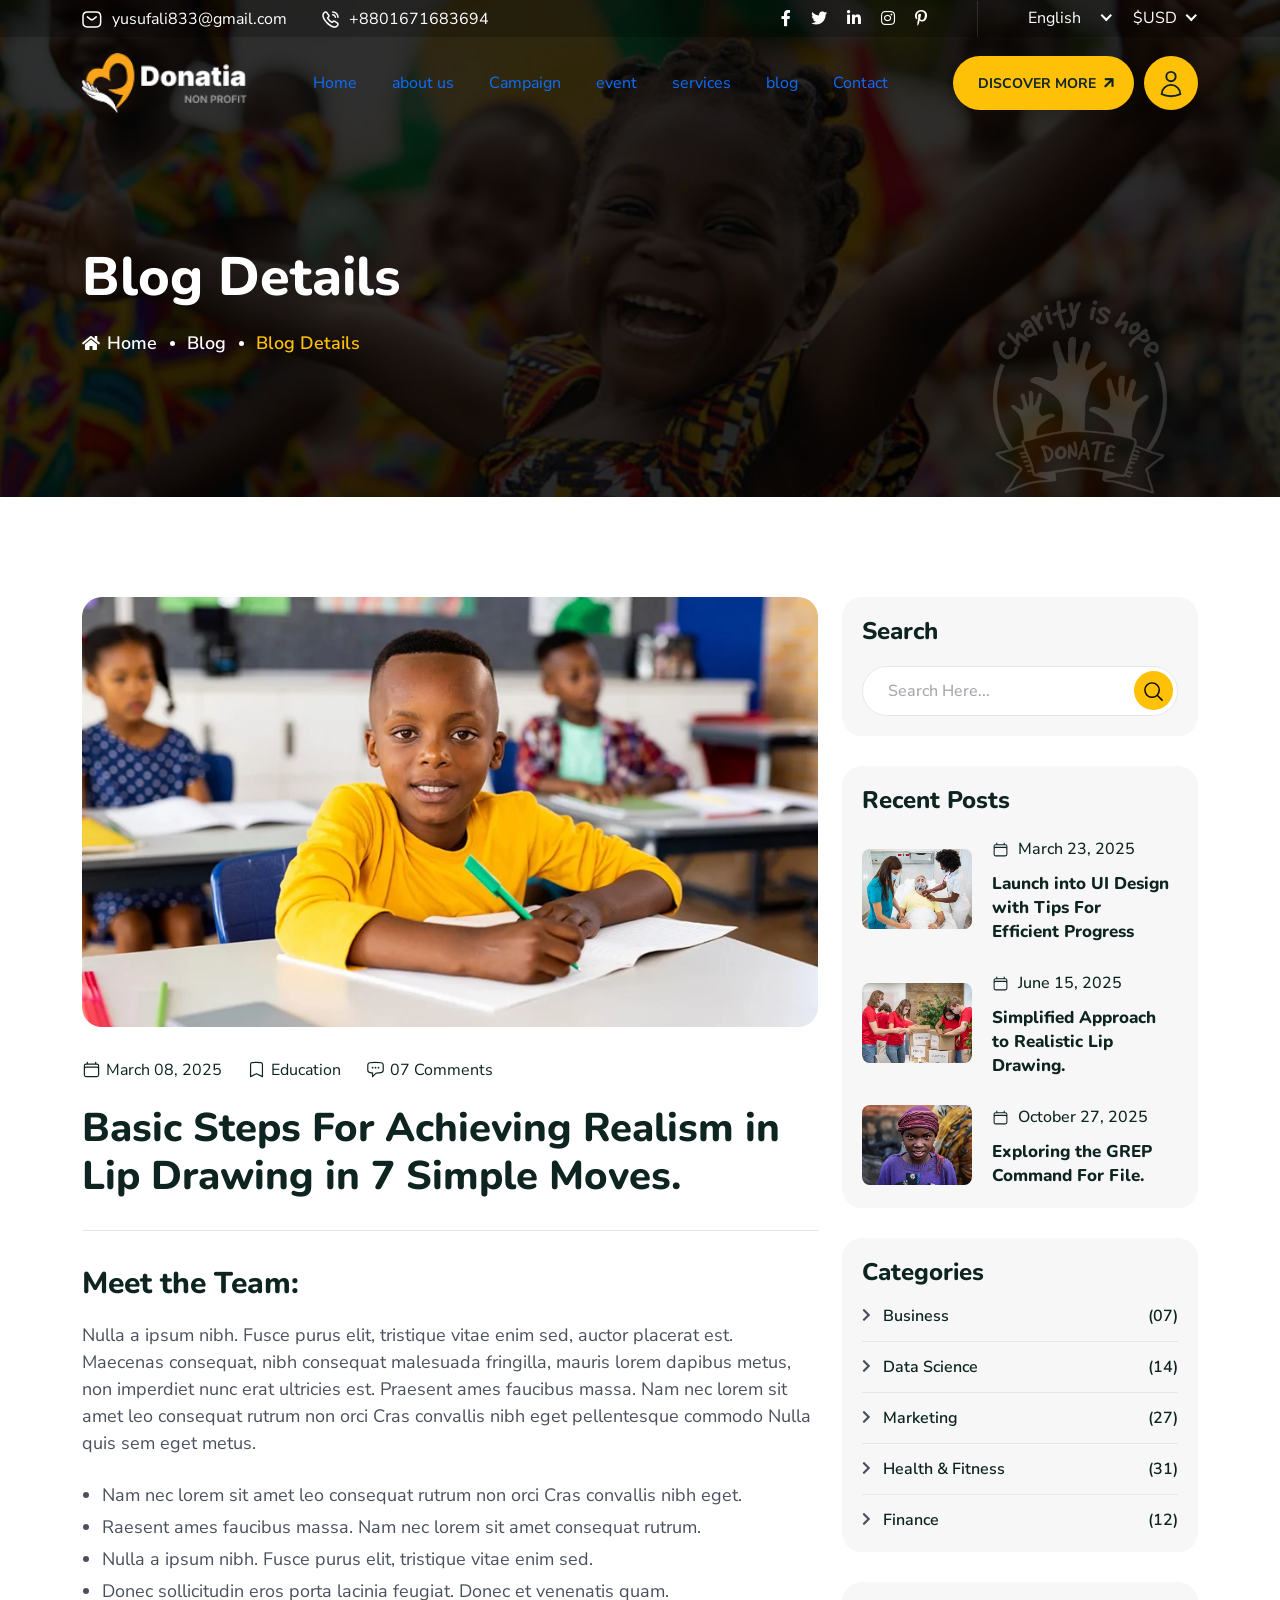
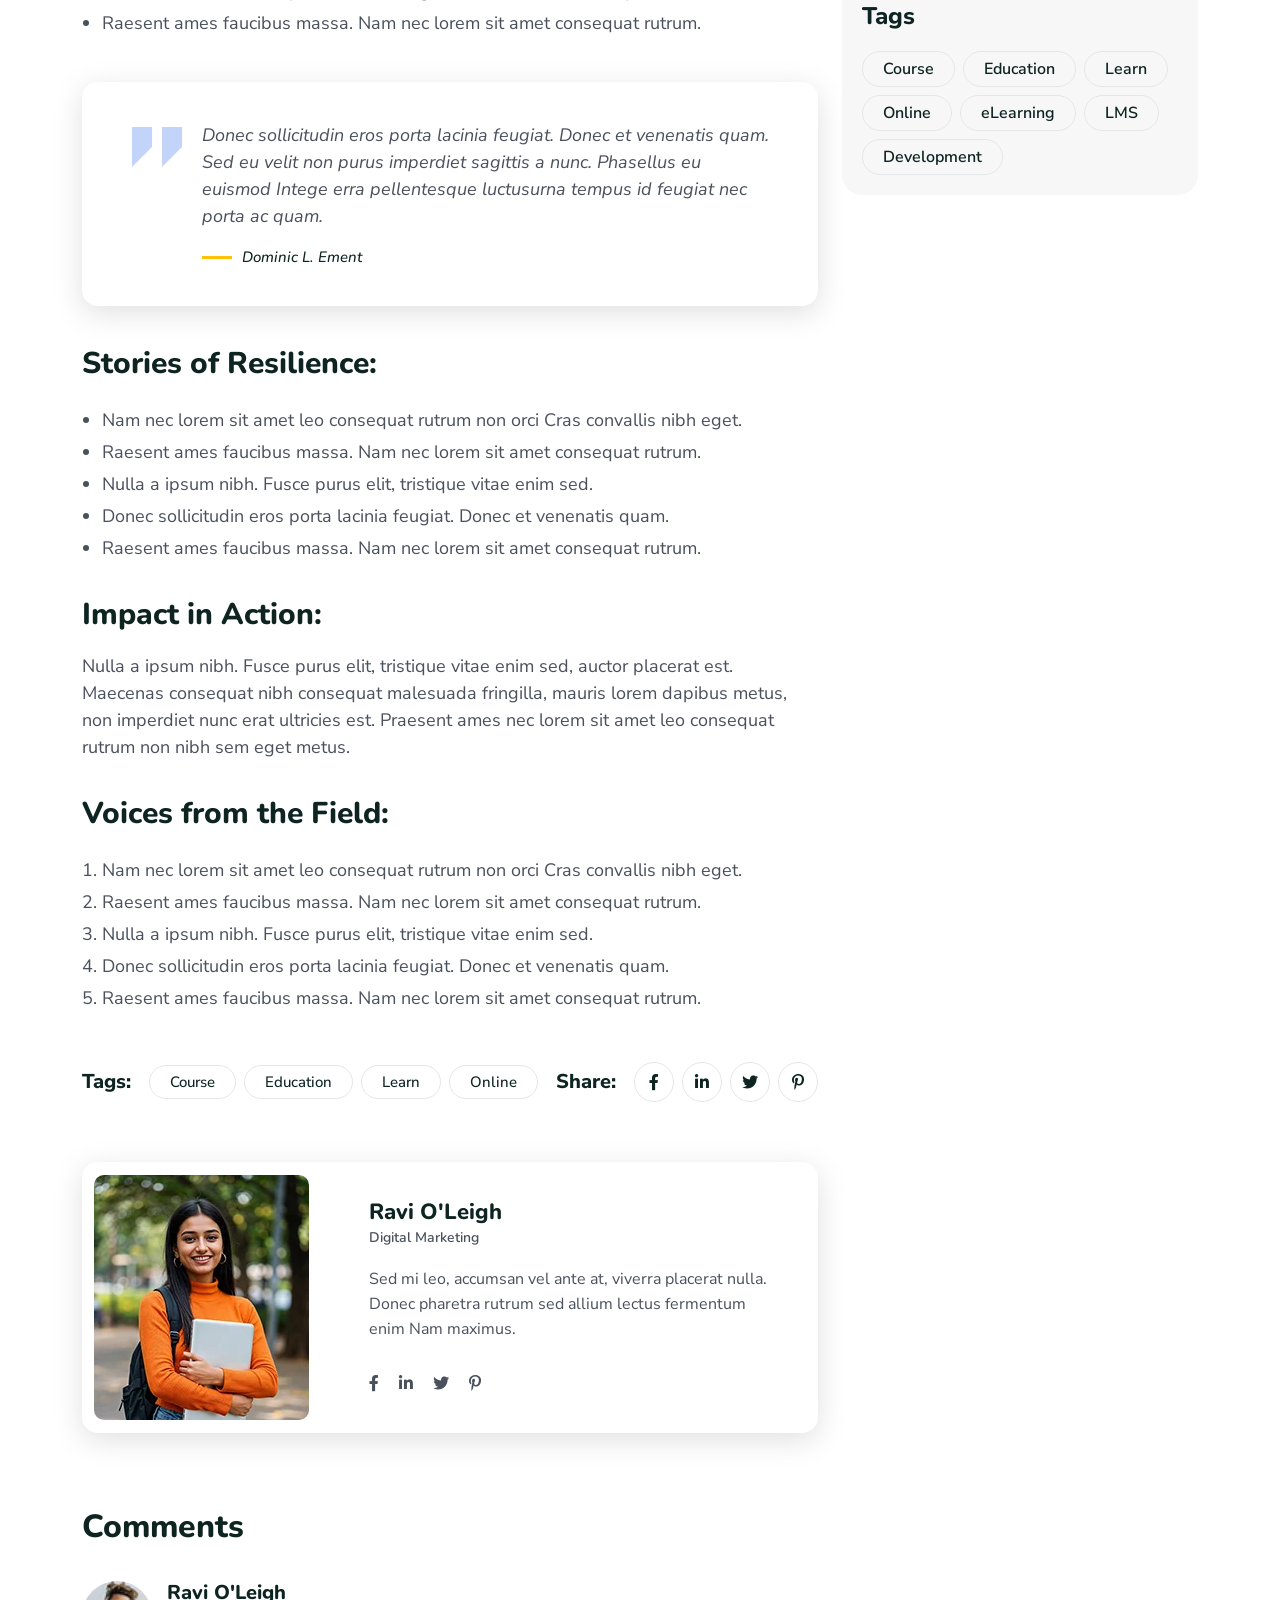
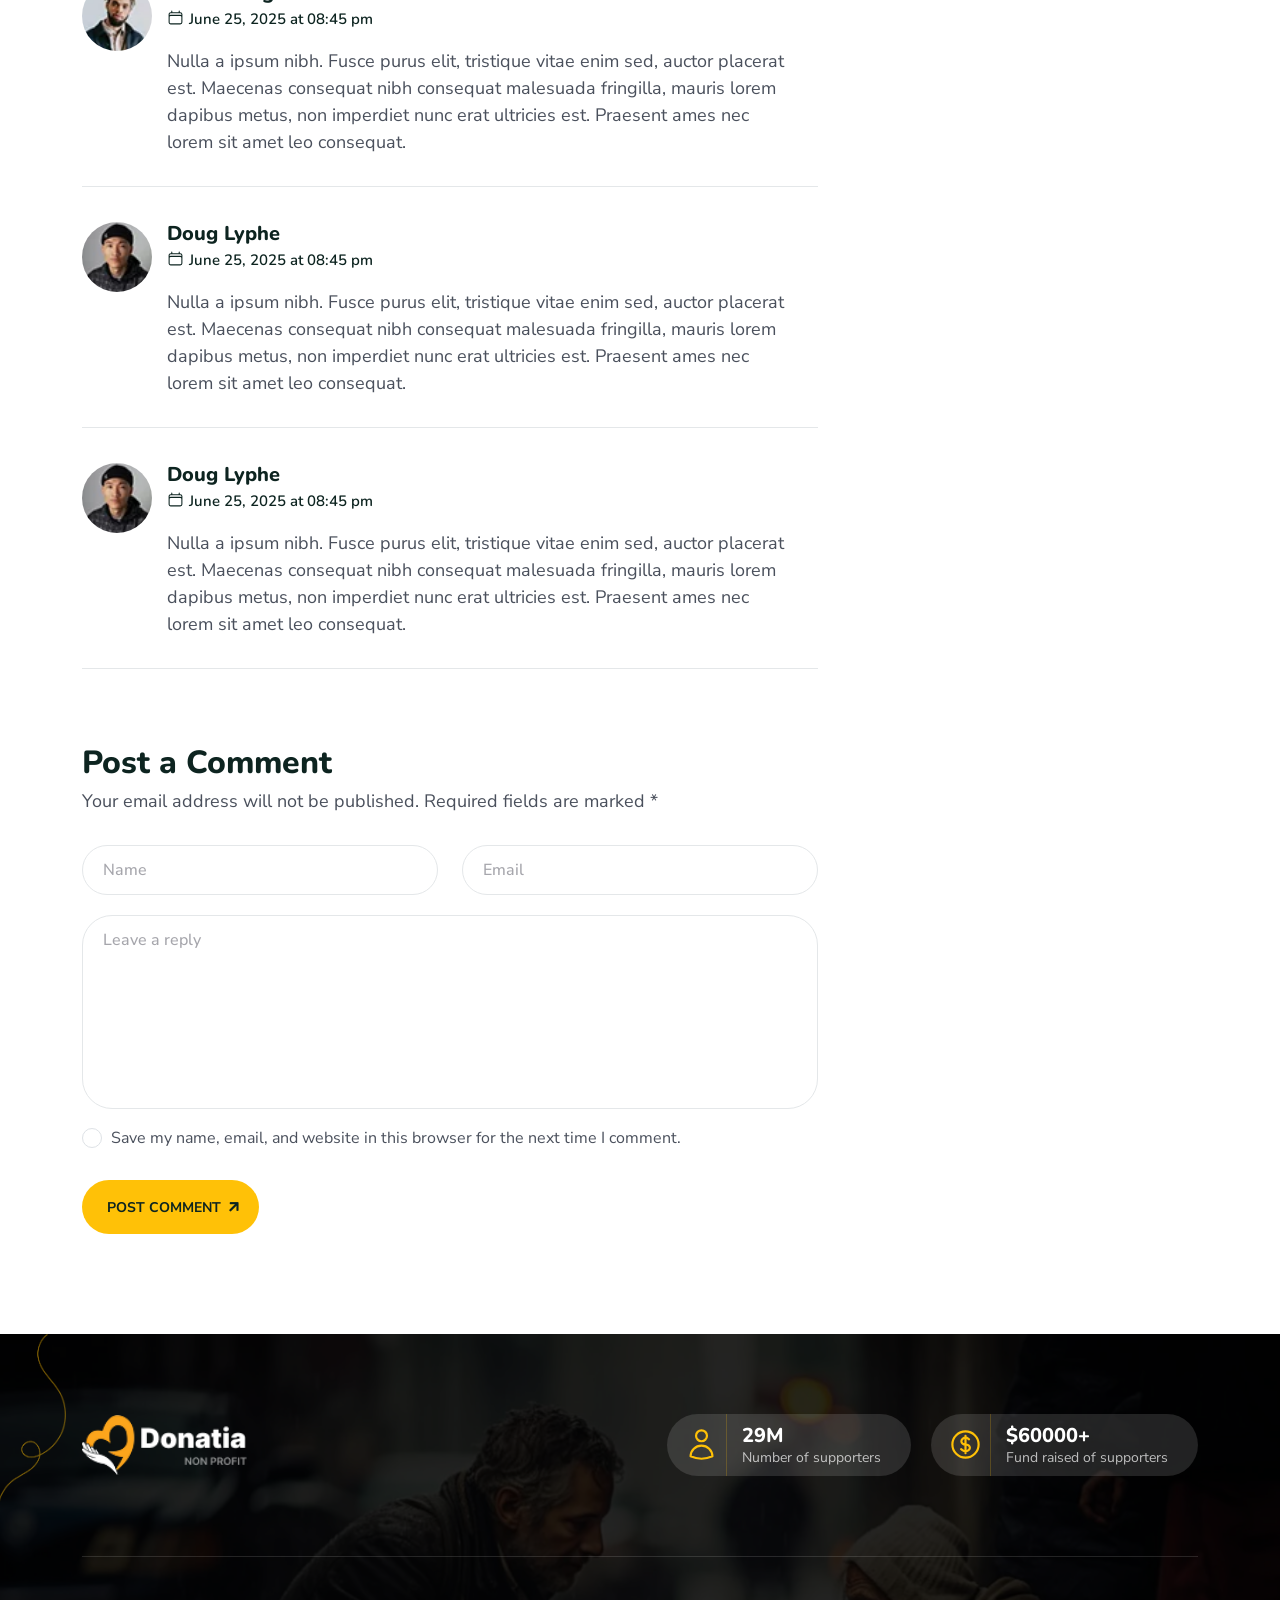
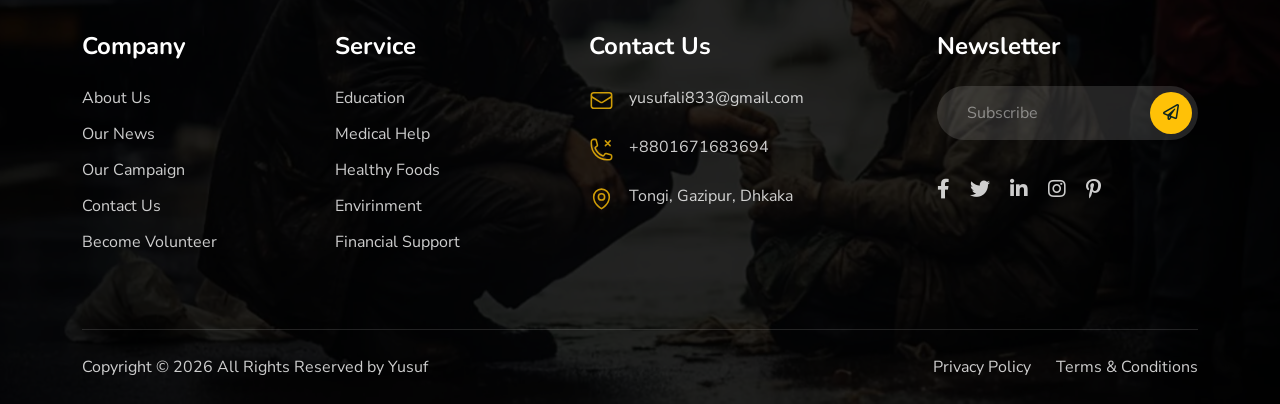
<file: blog_details.html>
<!DOCTYPE html>
<html lang="en">

<head>
    <meta charset="UTF-8" />
    <meta name="viewport"
        content="width=device-width, initial-scale=1.0, maximum-scale=1.0, minimum-scale=1.0, user-scalable=no, target-densityDpi=device-dpi" />
    <title>Charity & Nonprofit</title>
    <link rel="icon" type="image/png" href="images/favicon.webp" />
    <link rel="stylesheet" href="css/all.min.css" />
    <link rel="stylesheet" href="css/bootstrap.min.css" />
    <link rel="stylesheet" href="css/nice-select.css" />
    <link rel="stylesheet" href="css/slick.css" />
    <link rel="stylesheet" href="css/select2.min.css" />
    <link rel="stylesheet" href="css/animated_barfiller.css" />
    <link rel="stylesheet" href="css/venobox.min.css" />
    <link rel="stylesheet" href="css/scroll_button.css" />
    <link rel="stylesheet" href="css/jquery.animatedheadline.css" />

    <link rel="stylesheet" href="css/spacing.css" />
    <link rel="stylesheet" href="css/style.css" />
    <link rel="stylesheet" href="css/responsive.css" />
    <!-- <link rel="stylesheet" href="css/rtl.css" /> -->
</head>

<body>
    <!-- Header start -->
    <header>
        <div class="container">
            <div class="row align-items-center">
                <div class="col-lg-6 d-none d-lg-block">
                    <ul class="header_info">
                        <li>
                            <span>
                                <img src="images/mail_icon.svg" alt="mail" class="img-fluid injectable" />
                            </span>
                            yusufali833@gmail.com
                        </li>
                        <li>
                            <span>
                                <img src="images/call_icon.svg" alt="mail" class="img-fluid injectable" />
                            </span>
                            +8801671683694
                        </li>
                    </ul>
                </div>
                <div class="col-lg-6">
                    <div class="header_right">
                        <ul class="icon d-none d-sm-flex">
                            <li>
                                <a href="https://www.facebook.com/"><i class="fab fa-facebook-f"></i></a>
                            </li>
                            <li>
                                <a href="https://x.com/home"><i class="fab fa-twitter"></i></a>
                            </li>
                            <li>
                                <a href="https://www.linkedin.com/in/yusufali29/"><i class="fab fa-linkedin-in"></i></a>
                            </li>
                            <li>
                                <a href="#"><i class="fab fa-instagram"></i></a>
                            </li>
                            <li>
                                <a href="#"><i class="fab fa-pinterest-p"></i></a>
                            </li>
                        </ul>
                        <ul class="language_currency">
                            <li>
                                <select class="select_js">
                                    <option value="">English</option>
                                    <option value="">Japanese</option>
                                    <option value="">Korean</option>
                                    <option value="">Chinese</option>
                                    <option value="">Urdu</option>
                                </select>
                            </li>
                            <li>
                                <select class="select_js">
                                    <option value="">$USD</option>
                                    <option value="">₹INR</option>
                                    <option value="">¥CNY</option>
                                    <option value="">€EUR</option>
                                    <option value="">฿THB</option>
                                </select>
                            </li>
                        </ul>
                    </div>
                </div>
            </div>
        </div>
    </header>
    <!-- Header end -->

    <!-- Main menu start -->
    <nav class="navbar navbar-expand-lg main_menu">
        <div class="container">
            <a class="navbar-brand" href="index.html">
                <img src="images/logo.webp" alt="Logo" class="img-fluid w-100" />
            </a>
            <button class="navbar-toggler" type="button" data-bs-toggle="collapse"
                data-bs-target="#navbarSupportedContent" aria-controls="navbarSupportedContent" aria-expanded="false"
                aria-label="Toggle navigation">
                <svg xmlns="http://www.w3.org/2000/svg" fill="none" viewBox="0 0 24 24" stroke-width="1.5"
                    stroke="currentColor" class="size-6">
                    <path stroke-linecap="round" stroke-linejoin="round"
                        d="M3.75 6.75h16.5M3.75 12H12m-8.25 5.25h16.5" />
                </svg>
            </button>
            <div class="collapse navbar-collapse" id="navbarSupportedContent">
                <ul class="navbar-nav m-auto">
                    <li><a class="active" href="index.html">Home</a></li>
                    <li><a href="about_us.html">about us</a></li>
                    <li><a href="campaign_details.html">Campaign</a></li>
                    <li><a href="event.html">event</a></li>
                    <li><a href="services.html">services</a></li>
                    <li><a href="blog_details.html">blog</a></li>
                    <li><a href="contact.html">Contact</a></li>
                </ul>
                <div class="menu_right">
                    <a href="about_us.html" class="common_btn">discover more</a>
                    <div class="user_icon">
                        <a class="user_link" href="#">
                            <svg xmlns="http://www.w3.org/2000/svg" fill="none" viewBox="0 0 24 24" stroke-width="1.5"
                                stroke="currentColor" class="size-6">
                                <path stroke-linecap="round" stroke-linejoin="round"
                                    d="M15.75 6a3.75 3.75 0 1 1-7.5 0 3.75 3.75 0 0 1 7.5 0ZM4.501 20.118a7.5 7.5 0 0 1 14.998 0A17.933 17.933 0 0 1 12 21.75c-2.676 0-5.216-.584-7.499-1.632Z" />
                            </svg>
                        </a>
                        <ul>
                            <li><a href="dashboard_profile.html">Dashboard</a></li>
                            <li><a href="dashboard_profile.html">Profile</a></li>
                            <li>
                                <a href="dashboard_change_password.html">Change Password</a>
                            </li>
                            <li><a href="sign_in.html">sign out</a></li>
                        </ul>
                    </div>
                </div>
            </div>
        </div>
    </nav>
    <!-- Main menu end -->

    <!-- Breadcrumb start -->
    <section class="breadcrumb" style="background: url(images/breadcrumb_bg.webp);">
        <div class="breadcrumb_overlay">
            <div class="container">
                <div class="row">
                    <div class="col-12">
                        <div class="breadcrumb_text">
                            <h1>Blog details</h1>
                            <ul>
                                <li><a href="index.html">Home</a></li>
                                <li><a href="blogs.html">blog</a></li>
                                <li>Blog details</li>
                            </ul>
                        </div>
                    </div>
                </div>
            </div>
        </div>
    </section>
    <!-- Breadcrumb end -->

    <!-- Blog details start -->
    <section class="blog_details mt_100">
        <div class="container">
            <div class="row">
                <div class="col-lg-8">
                    <div class="blog_details_area">
                        <div class="blog_details_thumb">
                            <img src="images/blog_details_img.webp" alt="Blog" class="img-fluid w-100">
                        </div>
                        <div class="blog_details_header">
                            <ul class="d-flex flex-wrap">
                                <li>
                                    <span>
                                        <svg xmlns="http://www.w3.org/2000/svg" fill="none" viewBox="0 0 24 24"
                                            stroke-width="1.5" stroke="currentColor" class="size-6">
                                            <path stroke-linecap="round" stroke-linejoin="round"
                                                d="M6.75 3v2.25M17.25 3v2.25M3 18.75V7.5a2.25 2.25 0 0 1 2.25-2.25h13.5A2.25 2.25 0 0 1 21 7.5v11.25m-18 0A2.25 2.25 0 0 0 5.25 21h13.5A2.25 2.25 0 0 0 21 18.75m-18 0v-7.5A2.25 2.25 0 0 1 5.25 9h13.5A2.25 2.25 0 0 1 21 11.25v7.5" />
                                        </svg>
                                    </span>
                                    March 08, 2025
                                </li>
                                <li>
                                    <span>
                                        <svg xmlns="http://www.w3.org/2000/svg" fill="none" viewBox="0 0 24 24"
                                            stroke-width="1.5" stroke="currentColor" class="size-6">
                                            <path stroke-linecap="round" stroke-linejoin="round"
                                                d="M17.593 3.322c1.1.128 1.907 1.077 1.907 2.185V21L12 17.25 4.5 21V5.507c0-1.108.806-2.057 1.907-2.185a48.507 48.507 0 0 1 11.186 0Z" />
                                        </svg>
                                    </span>
                                    education
                                </li>
                                <li>
                                    <span>
                                        <svg xmlns="http://www.w3.org/2000/svg" fill="none" viewBox="0 0 24 24"
                                            stroke-width="1.5" stroke="currentColor" class="size-6">
                                            <path stroke-linecap="round" stroke-linejoin="round"
                                                d="M8.625 9.75a.375.375 0 1 1-.75 0 .375.375 0 0 1 .75 0Zm0 0H8.25m4.125 0a.375.375 0 1 1-.75 0 .375.375 0 0 1 .75 0Zm0 0H12m4.125 0a.375.375 0 1 1-.75 0 .375.375 0 0 1 .75 0Zm0 0h-.375m-13.5 3.01c0 1.6 1.123 2.994 2.707 3.227 1.087.16 2.185.283 3.293.369V21l4.184-4.183a1.14 1.14 0 0 1 .778-.332 48.294 48.294 0 0 0 5.83-.498c1.585-.233 2.708-1.626 2.708-3.228V6.741c0-1.602-1.123-2.995-2.707-3.228A48.394 48.394 0 0 0 12 3c-2.392 0-4.744.175-7.043.513C3.373 3.746 2.25 5.14 2.25 6.741v6.018Z" />
                                        </svg>
                                    </span>
                                    07 Comments
                                </li>
                            </ul>
                            <h2>Basic Steps For Achieving Realism in Lip Drawing in 7 Simple Moves.</h2>
                        </div>
                        <div class="blog_details_text">
                            <h3>Meet the Team: </h3>
                            <p>Nulla a ipsum nibh. Fusce purus elit, tristique vitae enim sed, auctor placerat est.
                                Maecenas consequat, nibh consequat malesuada fringilla, mauris lorem dapibus metus, non
                                imperdiet nunc erat ultricies est. Praesent ames faucibus massa. Nam nec lorem sit amet
                                leo consequat rutrum non orci Cras convallis nibh eget pellentesque commodo Nulla quis
                                sem eget metus.</p>
                            <ul>
                                <li>Nam nec lorem sit amet leo consequat rutrum non orci Cras convallis nibh eget.</li>
                                <li>Raesent ames faucibus massa. Nam nec lorem sit amet consequat rutrum.</li>
                                <li>Nulla a ipsum nibh. Fusce purus elit, tristique vitae enim sed.</li>
                                <li>Donec sollicitudin eros porta lacinia feugiat. Donec et venenatis quam.</li>
                                <li>Raesent ames faucibus massa. Nam nec lorem sit amet consequat rutrum.</li>
                            </ul>
                            <div class="details_quot_text">
                                Donec sollicitudin eros porta lacinia feugiat. Donec et venenatis quam. Sed eu velit non
                                purus imperdiet sagittis a nunc. Phasellus eu euismod Intege erra pellentesque
                                luctusurna tempus id feugiat nec porta ac quam.
                                <h4>Dominic L. Ement</h4>
                            </div>

                            <h3>Stories of Resilience:</h3>
                            <ul>
                                <li>Nam nec lorem sit amet leo consequat rutrum non orci Cras convallis nibh eget.</li>
                                <li>Raesent ames faucibus massa. Nam nec lorem sit amet consequat rutrum.</li>
                                <li>Nulla a ipsum nibh. Fusce purus elit, tristique vitae enim sed.</li>
                                <li>Donec sollicitudin eros porta lacinia feugiat. Donec et venenatis quam.</li>
                                <li>Raesent ames faucibus massa. Nam nec lorem sit amet consequat rutrum.</li>
                            </ul>

                            <h3>Impact in Action: </h3>
                            <p>Nulla a ipsum nibh. Fusce purus elit, tristique vitae enim sed, auctor placerat est.
                                Maecenas consequat nibh consequat malesuada fringilla, mauris lorem dapibus metus, non
                                imperdiet nunc erat ultricies est. Praesent ames nec lorem sit amet leo consequat rutrum
                                non nibh sem eget metus.</p>

                            <h3>Voices from the Field:</h3>
                            <ol>
                                <li>Nam nec lorem sit amet leo consequat rutrum non orci Cras convallis nibh eget.</li>
                                <li>Raesent ames faucibus massa. Nam nec lorem sit amet consequat rutrum.</li>
                                <li>Nulla a ipsum nibh. Fusce purus elit, tristique vitae enim sed.</li>
                                <li>Donec sollicitudin eros porta lacinia feugiat. Donec et venenatis quam.</li>
                                <li>Raesent ames faucibus massa. Nam nec lorem sit amet consequat rutrum.</li>
                            </ol>
                        </div>
                        <div class="blog_det_tags_share d-flex flex-wrap mt_50">
                            <ul class="tags d-flex flex-wrap align-items-center">
                                <li><span>Tags:</span></li>
                                <li><a href="#">Course</a></li>
                                <li><a href="#">Education</a></li>
                                <li><a href="#">Learn</a></li>
                                <li><a href="#">Online</a></li>
                            </ul>
                            <ul class="share d-flex flex-wrap align-items-center">
                                <li><span>share:</span></li>
                                <li><a href="#"><i class="fab fa-facebook-f"></i></a></li>
                                <li><a href="#"><i class="fab fa-linkedin-in"></i></a></li>
                                <li><a href="#"><i class="fab fa-twitter"></i></a></li>
                                <li><a href="#"><i class="fab fa-pinterest-p"></i></a></li>
                            </ul>
                        </div>
                        <div class="blog_det_author">
                            <div class="img">
                                <img src="images/blog_details_author_img.webp" alt="Author" class="img-fluid">
                            </div>
                            <div class="text">
                                <h3>Ravi O'Leigh</h3>
                                <h5>Digital Marketing</h5>
                                <p>Sed mi leo, accumsan vel ante at, viverra placerat nulla. Donec pharetra rutrum sed
                                    allium lectus fermentum enim Nam maximus.</p>
                                <ul>
                                    <li><a href="#"><i class="fab fa-facebook-f"></i></a></li>
                                    <li><a href="#"><i class="fab fa-linkedin-in"></i></a></li>
                                    <li><a href="#"><i class="fab fa-twitter"></i></a></li>
                                    <li><a href="#"><i class="fab fa-pinterest-p"></i></a></li>
                                </ul>
                            </div>
                        </div>
                        <div class="blog_comment_area mt_75">
                            <h2>Comments</h2>
                            <div class="blog_single_comment">
                                <div class="img">
                                    <img src="images/comment_img_1.webp" alt="Comments" class="img-fluid">
                                </div>
                                <div class="text">
                                    <h4>Ravi O'Leigh
                                        <span>
                                            <svg xmlns="http://www.w3.org/2000/svg" fill="none" viewBox="0 0 24 24"
                                                stroke-width="1.5" stroke="currentColor" class="size-6">
                                                <path stroke-linecap="round" stroke-linejoin="round"
                                                    d="M6.75 3v2.25M17.25 3v2.25M3 18.75V7.5a2.25 2.25 0 0 1 2.25-2.25h13.5A2.25 2.25 0 0 1 21 7.5v11.25m-18 0A2.25 2.25 0 0 0 5.25 21h13.5A2.25 2.25 0 0 0 21 18.75m-18 0v-7.5A2.25 2.25 0 0 1 5.25 9h13.5A2.25 2.25 0 0 1 21 11.25v7.5" />
                                            </svg>
                                            June 25, 2025 at 08:45 pm
                                        </span>
                                    </h4>
                                    <p>Nulla a ipsum nibh. Fusce purus elit, tristique vitae enim sed, auctor placerat
                                        est. Maecenas consequat nibh consequat malesuada fringilla, mauris lorem dapibus
                                        metus, non imperdiet nunc erat ultricies est. Praesent ames nec lorem sit amet
                                        leo consequat.</p>
                                </div>
                            </div>
                            <div class="blog_single_comment">
                                <div class="img">
                                    <img src="images/comment_img_2.webp" alt="Comments" class="img-fluid">
                                </div>
                                <div class="text">
                                    <h4>Doug Lyphe
                                        <span>
                                            <svg xmlns="http://www.w3.org/2000/svg" fill="none" viewBox="0 0 24 24"
                                                stroke-width="1.5" stroke="currentColor" class="size-6">
                                                <path stroke-linecap="round" stroke-linejoin="round"
                                                    d="M6.75 3v2.25M17.25 3v2.25M3 18.75V7.5a2.25 2.25 0 0 1 2.25-2.25h13.5A2.25 2.25 0 0 1 21 7.5v11.25m-18 0A2.25 2.25 0 0 0 5.25 21h13.5A2.25 2.25 0 0 0 21 18.75m-18 0v-7.5A2.25 2.25 0 0 1 5.25 9h13.5A2.25 2.25 0 0 1 21 11.25v7.5" />
                                            </svg>
                                            June 25, 2025 at 08:45 pm
                                        </span>
                                    </h4>

                                    <p>Nulla a ipsum nibh. Fusce purus elit, tristique vitae enim sed, auctor placerat
                                        est. Maecenas consequat nibh consequat malesuada fringilla, mauris lorem dapibus
                                        metus, non imperdiet nunc erat ultricies est. Praesent ames nec lorem sit amet
                                        leo consequat.</p>
                                </div>
                            </div>
                            <div class="blog_single_comment">
                                <div class="img">
                                    <img src="images/comment_img_2.webp" alt="Comments" class="img-fluid">
                                </div>
                                <div class="text">
                                    <h4>Doug Lyphe
                                        <span>
                                            <svg xmlns="http://www.w3.org/2000/svg" fill="none" viewBox="0 0 24 24"
                                                stroke-width="1.5" stroke="currentColor" class="size-6">
                                                <path stroke-linecap="round" stroke-linejoin="round"
                                                    d="M6.75 3v2.25M17.25 3v2.25M3 18.75V7.5a2.25 2.25 0 0 1 2.25-2.25h13.5A2.25 2.25 0 0 1 21 7.5v11.25m-18 0A2.25 2.25 0 0 0 5.25 21h13.5A2.25 2.25 0 0 0 21 18.75m-18 0v-7.5A2.25 2.25 0 0 1 5.25 9h13.5A2.25 2.25 0 0 1 21 11.25v7.5" />
                                            </svg>
                                            June 25, 2025 at 08:45 pm
                                        </span>
                                    </h4>
                                    <p>Nulla a ipsum nibh. Fusce purus elit, tristique vitae enim sed, auctor placerat
                                        est. Maecenas consequat nibh consequat malesuada fringilla, mauris lorem dapibus
                                        metus, non imperdiet nunc erat ultricies est. Praesent ames nec lorem sit amet
                                        leo consequat.</p>
                                </div>
                            </div>
                        </div>
                        <div class="blog_comment_input_area mt_75">
                            <h2>Post a Comment</h2>
                            <p>Your email address will not be published. Required fields are marked *</p>
                            <form action="#">
                                <div class="row">
                                    <div class="col-xl-6">
                                        <input type="text" placeholder="Name">
                                    </div>
                                    <div class="col-xl-6">
                                        <input type="email" placeholder="Email">
                                    </div>
                                    <div class="col-xl-12">
                                        <textarea rows="7" placeholder="Leave a reply"></textarea>
                                    </div>
                                    <div class="col-12">
                                        <div class="form-check">
                                            <input class="form-check-input" type="checkbox" value=""
                                                id="flexCheckDefault">
                                            <label class="form-check-label" for="flexCheckDefault">
                                                Save my name, email, and website in this browser for the next time I
                                                comment.
                                            </label>
                                        </div>
                                        <button type="submit" class="common_btn">Post Comment</button>
                                    </div>
                                </div>
                            </form>
                        </div>
                    </div>
                </div>
                <div class="col-lg-4">
                    <div class="sticky_sidebar">
                        <div class="blog_sidebar">
                            <div class="sidebar_search mt_0">
                                <h3>Search</h3>
                                <form action="#">
                                    <input type="text" placeholder="Search Here...">
                                    <button type="submit">
                                        <svg xmlns="http://www.w3.org/2000/svg" fill="none" viewBox="0 0 24 24"
                                            stroke-width="1.5" stroke="currentColor" class="size-6">
                                            <path stroke-linecap="round" stroke-linejoin="round"
                                                d="m21 21-5.197-5.197m0 0A7.5 7.5 0 1 0 5.196 5.196a7.5 7.5 0 0 0 10.607 10.607Z" />
                                        </svg>
                                    </button>
                                </form>
                            </div>
                            <div class="sidebar_recent_post">
                                <h3>Recent Posts</h3>
                                <ul class="d-flex flex-wrap">
                                    <li>
                                        <div class="img">
                                            <img src="images/blog_img_9.webp" alt="Blog" class="img-fluid">
                                        </div>
                                        <div class="text">
                                            <p>
                                                <span>
                                                    <svg xmlns="http://www.w3.org/2000/svg" fill="none"
                                                        viewBox="0 0 24 24" stroke-width="1.5" stroke="currentColor"
                                                        class="size-6">
                                                        <path stroke-linecap="round" stroke-linejoin="round"
                                                            d="M6.75 3v2.25M17.25 3v2.25M3 18.75V7.5a2.25 2.25 0 0 1 2.25-2.25h13.5A2.25 2.25 0 0 1 21 7.5v11.25m-18 0A2.25 2.25 0 0 0 5.25 21h13.5A2.25 2.25 0 0 0 21 18.75m-18 0v-7.5A2.25 2.25 0 0 1 5.25 9h13.5A2.25 2.25 0 0 1 21 11.25v7.5" />
                                                    </svg>
                                                </span>
                                                March 23, 2025
                                            </p>
                                            <a href="blog_details.html" class="title">Launch into UI Design with Tips
                                                For Efficient
                                                Progress</a>
                                        </div>
                                    </li>
                                    <li>
                                        <div class="img">
                                            <img src="images/blog_img_7.webp" alt="Blog" class="img-fluid">
                                        </div>
                                        <div class="text">
                                            <p>
                                                <span>
                                                    <svg xmlns="http://www.w3.org/2000/svg" fill="none"
                                                        viewBox="0 0 24 24" stroke-width="1.5" stroke="currentColor"
                                                        class="size-6">
                                                        <path stroke-linecap="round" stroke-linejoin="round"
                                                            d="M6.75 3v2.25M17.25 3v2.25M3 18.75V7.5a2.25 2.25 0 0 1 2.25-2.25h13.5A2.25 2.25 0 0 1 21 7.5v11.25m-18 0A2.25 2.25 0 0 0 5.25 21h13.5A2.25 2.25 0 0 0 21 18.75m-18 0v-7.5A2.25 2.25 0 0 1 5.25 9h13.5A2.25 2.25 0 0 1 21 11.25v7.5" />
                                                    </svg>
                                                </span>
                                                June 15, 2025
                                            </p>
                                            <a href="blog_details.html" class="title">Simplified Approach to Realistic
                                                Lip Drawing.</a>
                                        </div>
                                    </li>
                                    <li>
                                        <div class="img">
                                            <img src="images/blog_img_8.webp" alt="Blog" class="img-fluid">
                                        </div>
                                        <div class="text">
                                            <p>
                                                <span>
                                                    <svg xmlns="http://www.w3.org/2000/svg" fill="none"
                                                        viewBox="0 0 24 24" stroke-width="1.5" stroke="currentColor"
                                                        class="size-6">
                                                        <path stroke-linecap="round" stroke-linejoin="round"
                                                            d="M6.75 3v2.25M17.25 3v2.25M3 18.75V7.5a2.25 2.25 0 0 1 2.25-2.25h13.5A2.25 2.25 0 0 1 21 7.5v11.25m-18 0A2.25 2.25 0 0 0 5.25 21h13.5A2.25 2.25 0 0 0 21 18.75m-18 0v-7.5A2.25 2.25 0 0 1 5.25 9h13.5A2.25 2.25 0 0 1 21 11.25v7.5" />
                                                    </svg>
                                                </span>
                                                October 27, 2025
                                            </p>
                                            <a href="blog_details.html" class="title">Exploring the GREP Command For
                                                File.</a>
                                        </div>
                                    </li>
                                </ul>
                            </div>
                            <div class="sidebar_blog_category">
                                <h3>Categories</h3>
                                <ul>
                                    <li>
                                        <a href="category.html">Business <span>(07)</span></a>
                                    </li>
                                    <li>
                                        <a href="category.html">Data Science <span>(14)</span></a>
                                    </li>
                                    <li>
                                        <a href="category.html">Marketing <span>(27)</span></a>
                                    </li>
                                    <li>
                                        <a href="category.html">Health & Fitness <span>(31)</span></a>
                                    </li>
                                    <li>
                                        <a href="category.html">Finance <span>(12)</span></a>
                                    </li>
                                </ul>
                            </div>
                            <div class="sidebar_blog_tags">
                                <h3>Tags</h3>
                                <ul class="d-flex flex-wrap">
                                    <li><a href="#">Course</a></li>
                                    <li><a href="#">Education</a></li>
                                    <li><a href="#">Learn</a></li>
                                    <li><a href="#">Online</a></li>
                                    <li><a href="#">eLearning</a></li>
                                    <li><a href="#">LMS</a></li>
                                    <li><a href="#">Development</a></li>
                                </ul>
                            </div>
                        </div>
                    </div>
                </div>
            </div>
        </div>
    </section>
    <!-- Blog details end -->

    <!-- Footer start -->
    <footer class="mt_100" style="background: url(images/footer_bg.webp)">
        <div class="footer_overlay pt_80">
            <div class="container">
                <div class="row">
                    <div class="col-12">
                        <div class="footer_top">
                            <a class="footer_logo" href="index.html">
                                <img src="images/logo.webp" alt="Logo" class="img-fluid w-100" />
                            </a>
                            <ul>
                                <li>
                                    <div class="icon">
                                        <svg xmlns="http://www.w3.org/2000/svg" fill="none" viewBox="0 0 24 24"
                                            stroke-width="1.5" stroke="currentColor" class="size-6">
                                            <path stroke-linecap="round" stroke-linejoin="round"
                                                d="M15.75 6a3.75 3.75 0 1 1-7.5 0 3.75 3.75 0 0 1 7.5 0ZM4.501 20.118a7.5 7.5 0 0 1 14.998 0A17.933 17.933 0 0 1 12 21.75c-2.676 0-5.216-.584-7.499-1.632Z" />
                                        </svg>
                                    </div>
                                    <h4>29M</h4>
                                    <p>Number of supporters</p>
                                </li>
                                <li>
                                    <div class="icon">
                                        <svg xmlns="http://www.w3.org/2000/svg" fill="none" viewBox="0 0 24 24"
                                            stroke-width="1.5" stroke="currentColor" class="size-6">
                                            <path stroke-linecap="round" stroke-linejoin="round"
                                                d="M12 6v12m-3-2.818.879.659c1.171.879 3.07.879 4.242 0 1.172-.879 1.172-2.303 0-3.182C13.536 12.219 12.768 12 12 12c-.725 0-1.45-.22-2.003-.659-1.106-.879-1.106-2.303 0-3.182s2.9-.879 4.006 0l.415.33M21 12a9 9 0 1 1-18 0 9 9 0 0 1 18 0Z" />
                                        </svg>
                                    </div>
                                    <h4>$60000+</h4>
                                    <p>Fund raised of supporters</p>
                                </li>
                            </ul>
                        </div>
                    </div>
                </div>
                <div class="row justify-content-between">
                    <div class="col-lg-2 col-sm-6">
                        <div class="footer_link">
                            <h3>company</h3>
                            <ul>
                                <li><a href="about_us.html">About Us</a></li>
                                <li><a href="blogs.html">Our News</a></li>
                                <li><a href="campaign_list.html">Our Campaign</a></li>
                                <li><a href="contact.html">Contact Us</a></li>
                                <li><a href="volunteer.html">become volunteer</a></li>
                            </ul>
                        </div>
                    </div>
                    <div class="col-lg-2 col-sm-6">
                        <div class="footer_link">
                            <h3>Service</h3>
                            <ul>
                                <li><a href="service_details.html">education</a></li>
                                <li><a href="service_details.html">Medical Help</a></li>
                                <li><a href="service_details.html">Healthy Foods</a></li>
                                <li><a href="service_details.html">envirinment</a></li>
                                <li><a href="service_details.html">financial support</a></li>
                            </ul>
                        </div>
                    </div>
                    <div class="col-lg-3 col-md-6">
                        <div class="footer_contact">
                            <h3>contact us</h3>
                            <ul>
                                <li>
                                    <span>
                                        <svg xmlns="http://www.w3.org/2000/svg" fill="none" viewBox="0 0 24 24"
                                            stroke-width="1.5" stroke="currentColor" class="size-6">
                                            <path stroke-linecap="round" stroke-linejoin="round"
                                                d="M21.75 6.75v10.5a2.25 2.25 0 0 1-2.25 2.25h-15a2.25 2.25 0 0 1-2.25-2.25V6.75m19.5 0A2.25 2.25 0 0 0 19.5 4.5h-15a2.25 2.25 0 0 0-2.25 2.25m19.5 0v.243a2.25 2.25 0 0 1-1.07 1.916l-7.5 4.615a2.25 2.25 0 0 1-2.36 0L3.32 8.91a2.25 2.25 0 0 1-1.07-1.916V6.75" />
                                        </svg>
                                    </span>
                                    yusufali833@gmail.com
                                </li>
                                <li>
                                    <span>
                                        <svg xmlns="http://www.w3.org/2000/svg" fill="none" viewBox="0 0 24 24"
                                            stroke-width="1.5" stroke="currentColor" class="size-6">
                                            <path stroke-linecap="round" stroke-linejoin="round"
                                                d="M15.75 3.75 18 6m0 0 2.25 2.25M18 6l2.25-2.25M18 6l-2.25 2.25m1.5 13.5c-8.284 0-15-6.716-15-15V4.5A2.25 2.25 0 0 1 4.5 2.25h1.372c.516 0 .966.351 1.091.852l1.106 4.423c.11.44-.054.902-.417 1.173l-1.293.97a1.062 1.062 0 0 0-.38 1.21 12.035 12.035 0 0 0 7.143 7.143c.441.162.928-.004 1.21-.38l.97-1.293a1.125 1.125 0 0 1 1.173-.417l4.423 1.106c.5.125.852.575.852 1.091V19.5a2.25 2.25 0 0 1-2.25 2.25h-2.25Z" />
                                        </svg>
                                    </span>
                                    +8801671683694
                                </li>
                                <li>
                                    <span>
                                        <svg xmlns="http://www.w3.org/2000/svg" fill="none" viewBox="0 0 24 24"
                                            stroke-width="1.5" stroke="currentColor" class="size-6">
                                            <path stroke-linecap="round" stroke-linejoin="round"
                                                d="M15 10.5a3 3 0 1 1-6 0 3 3 0 0 1 6 0Z" />
                                            <path stroke-linecap="round" stroke-linejoin="round"
                                                d="M19.5 10.5c0 7.142-7.5 11.25-7.5 11.25S4.5 17.642 4.5 10.5a7.5 7.5 0 1 1 15 0Z" />
                                        </svg>
                                    </span>
                                    Tongi, Gazipur, Dhkaka
                                </li>
                            </ul>
                        </div>
                    </div>
                    <div class="col-lg-3 col-md-6">
                        <div class="footer_newsletter">
                            <h3>newsletter</h3>
                            <form>
                                <input type="text" placeholder="Subscribe" />
                                <button type="submit">
                                    <i class="far fa-paper-plane"></i>
                                </button>
                            </form>
                            <ul>
                                <li>
                                <a href="https://www.facebook.com/"><i class="fab fa-facebook-f"></i></a>
                            </li>
                            <li>
                                <a href="https://x.com/home"><i class="fab fa-twitter"></i></a>
                            </li>
                            <li>
                                <a href="https://www.linkedin.com/in/yusufali29/"><i class="fab fa-linkedin-in"></i></a>
                            </li>
                            <li>
                                <a href="#"><i class="fab fa-instagram"></i></a>
                            </li>
                            <li>
                                <a href="#"><i class="fab fa-pinterest-p"></i></a>
                            </li>
                            </ul>
                        </div>
                    </div>
                </div>
            </div>
            <div class="footer_botton">
                <div class="container">
                    <div class="row">
                        <div class="col-12">
                            <div class="footer_botton_text">
                                <p>Copyright © 2026 All Rights Reserved by Yusuf</p>
                                <ul>
                                    <li><a href="privaacy_policy.html">Privacy Policy</a></li>
                                    <li>
                                        <a href="terms_condition.html">Terms & Conditions</a>
                                    </li>
                                </ul>
                            </div>
                        </div>
                    </div>
                </div>
            </div>
        </div>
    </footer>
    <!-- Footer end -->

    <!-- Scroll buton start -->
    <div class="progress-wrap">
        <svg class="progress-circle svg-content" width="100%" height="100%" viewBox="-1 -1 102 102">
            <path d="M50,1 a49,49 0 0,1 0,98 a49,49 0 0,1 0,-98" />
        </svg>
    </div>
    <!-- Scroll buton end -->

    <!--jquery library js-->
    <script src="js/jquery-3.7.1.min.js"></script>
    <!--bootstrap js-->
    <script src="js/bootstrap.bundle.min.js"></script>
    <!--font-awesome js-->
    <script src="js/Font-Awesome.js"></script>
    <!--svg inject js-->
    <script src="js/svg-inject.min.js"></script>
    <!--nice select js-->
    <script src="js/jquery.nice-select.min.js"></script>
    <!--slick js-->
    <script src="js/slick.min.js"></script>
    <!--venobox js-->
    <script src="js/venobox.min.js"></script>
    <!--waypoints js-->
    <script src="js/jquery.waypoints.min.js"></script>
    <!--countup js-->
    <script src="js/jquery.countup.min.js"></script>
    <!--marquee js-->
    <script src="js/jquery.marquee.min.js"></script>
    <!--barfiller js-->
    <script src="js/animated_barfiller.js"></script>
    <!--select2 js-->
    <script src="js/select2.min.js"></script>
    <!--sticky sidebar js-->
    <script src="js/sticky_sidebar.js"></script>
    <!--scroll button js-->
    <script src="js/scroll_button.js"></script>
    <!--animated eadline js-->
    <script src="js/jquery.animatedheadline.min.js"></script>
    <!--main/custom js-->
    <script src="js/main.js"></script>
</body>

</html>
</file>
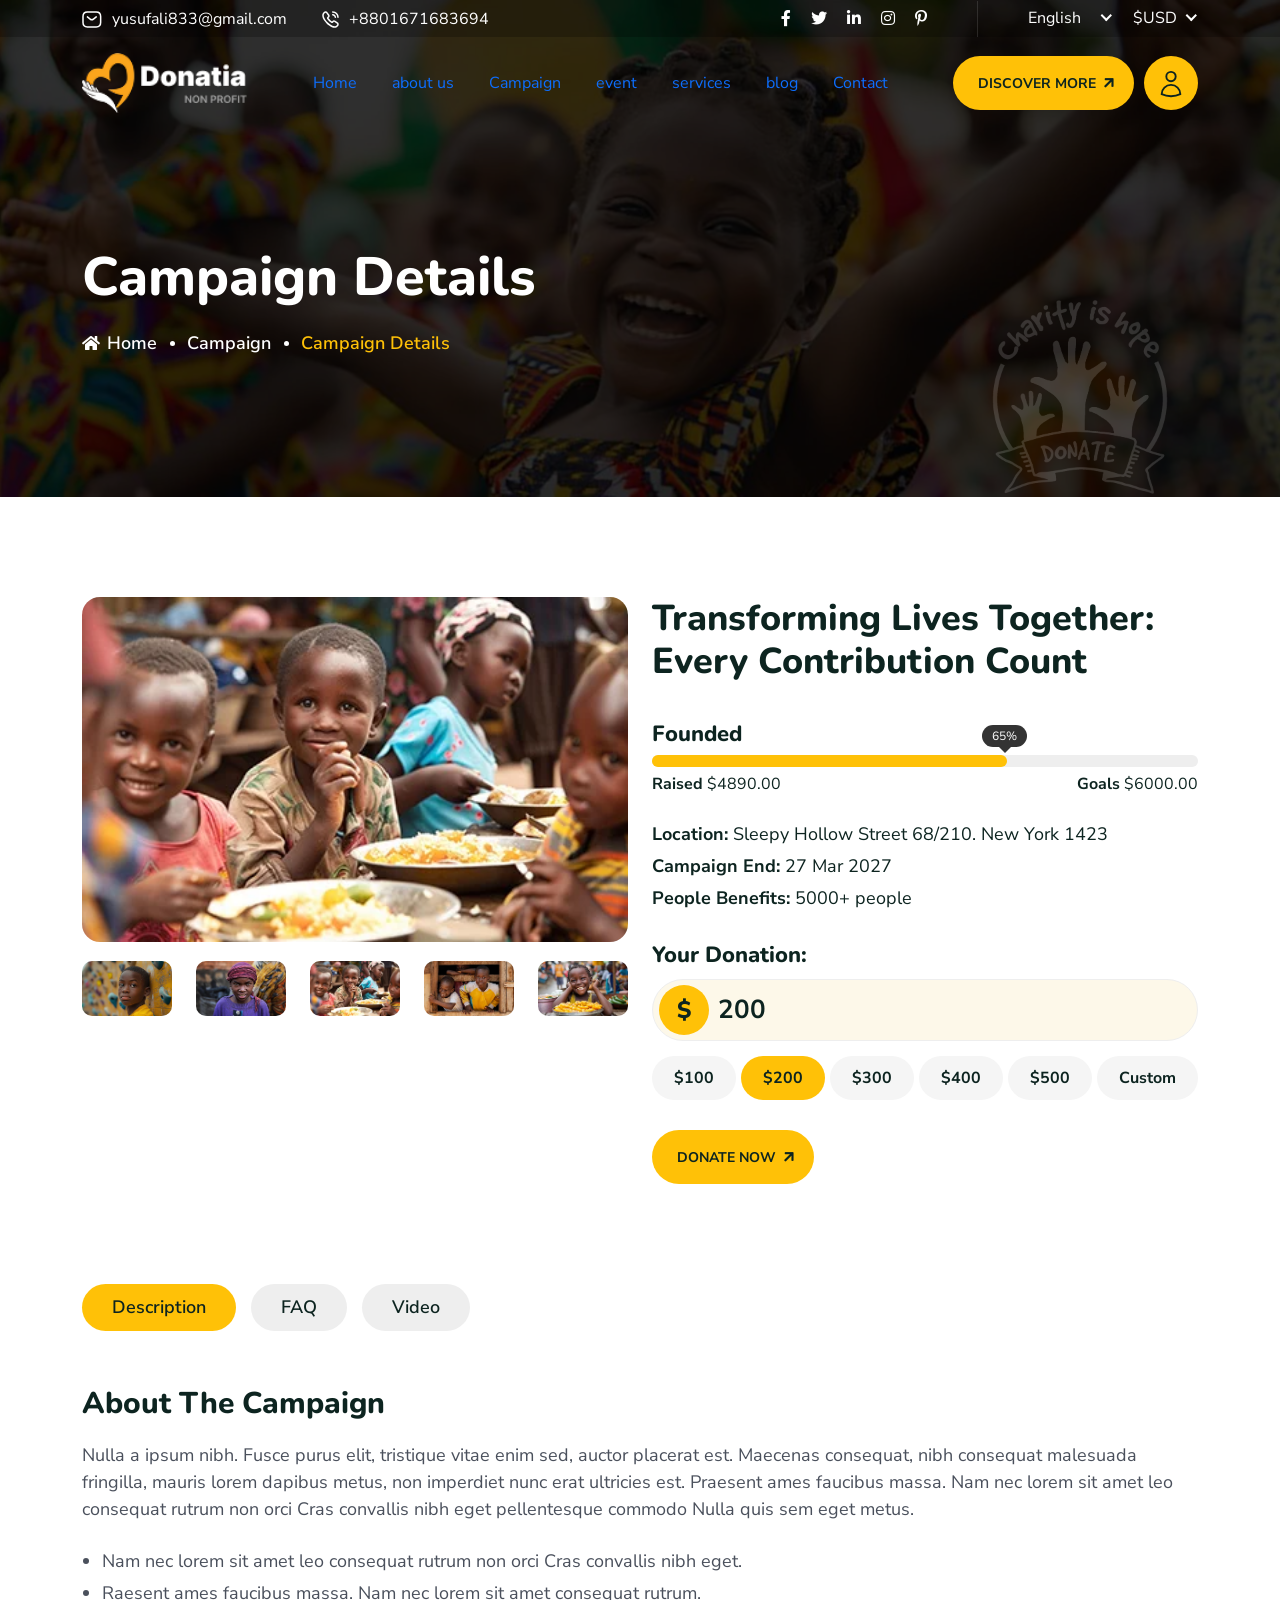
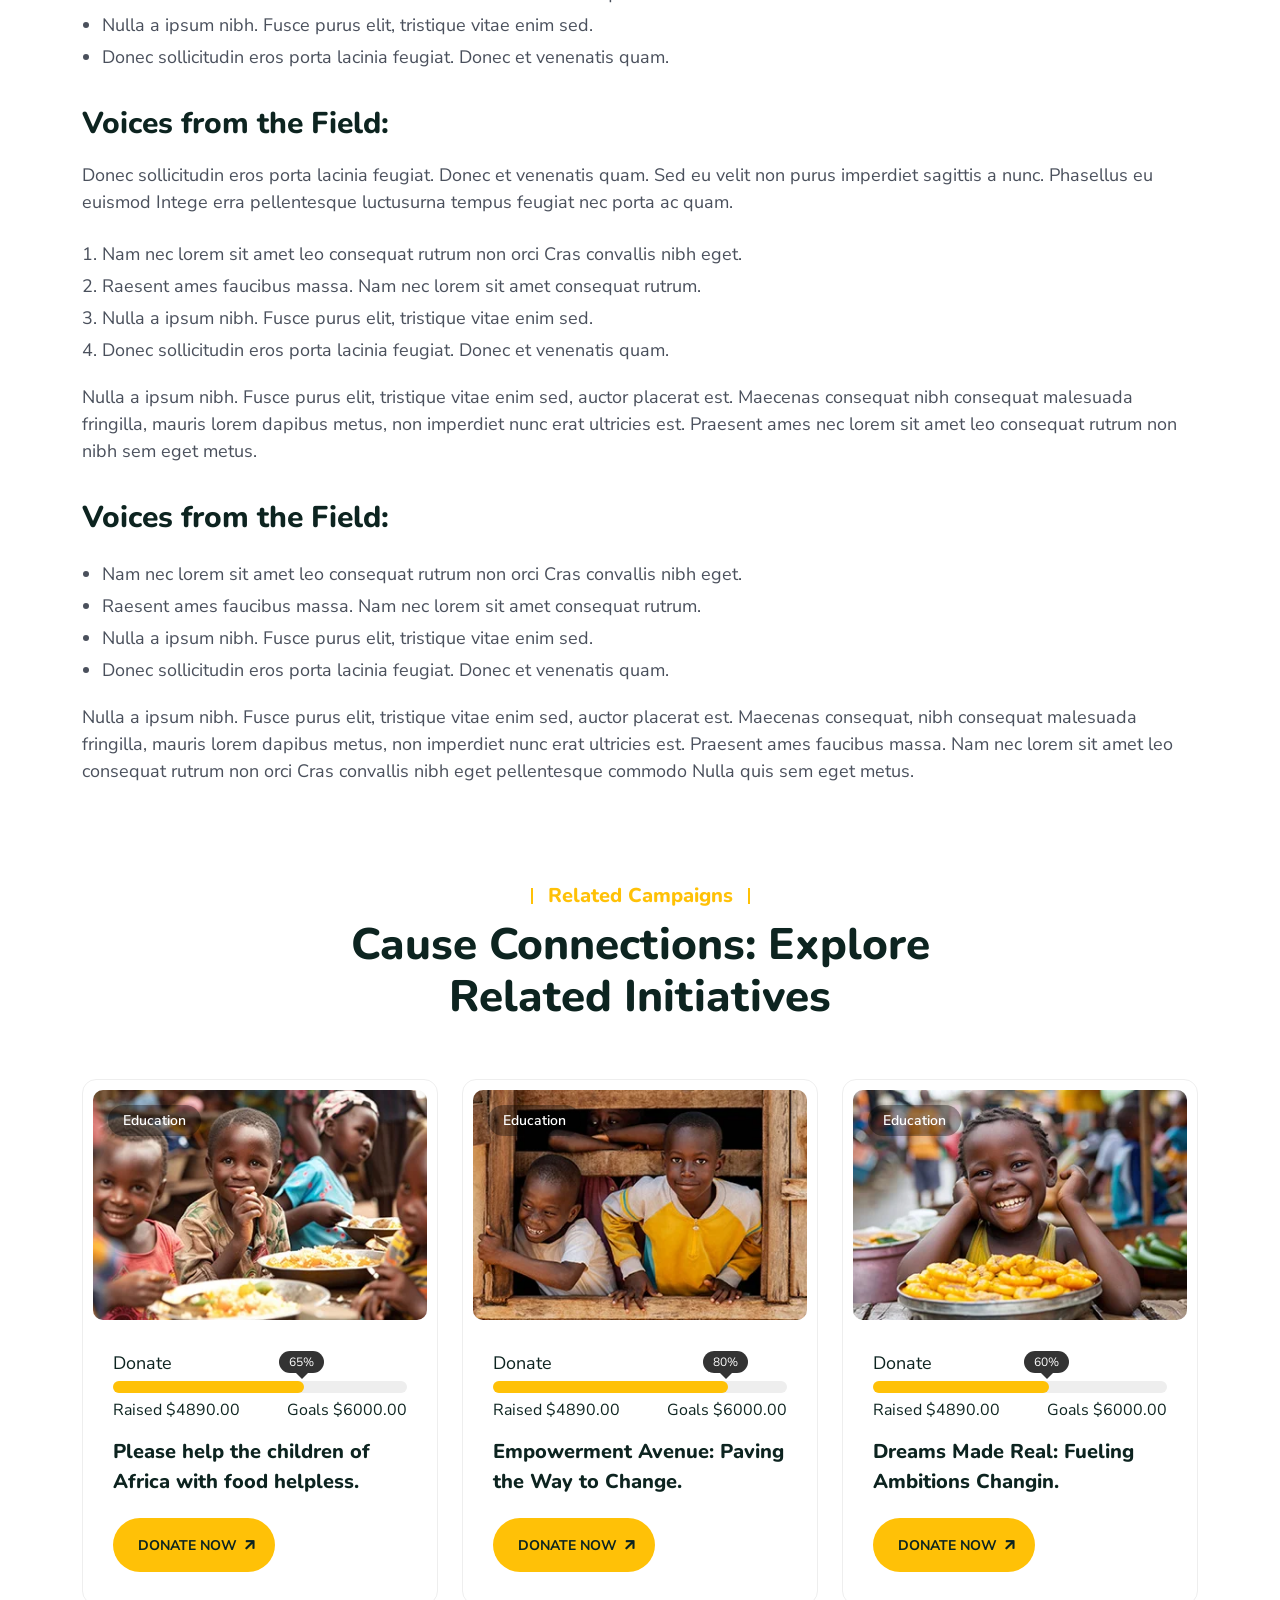
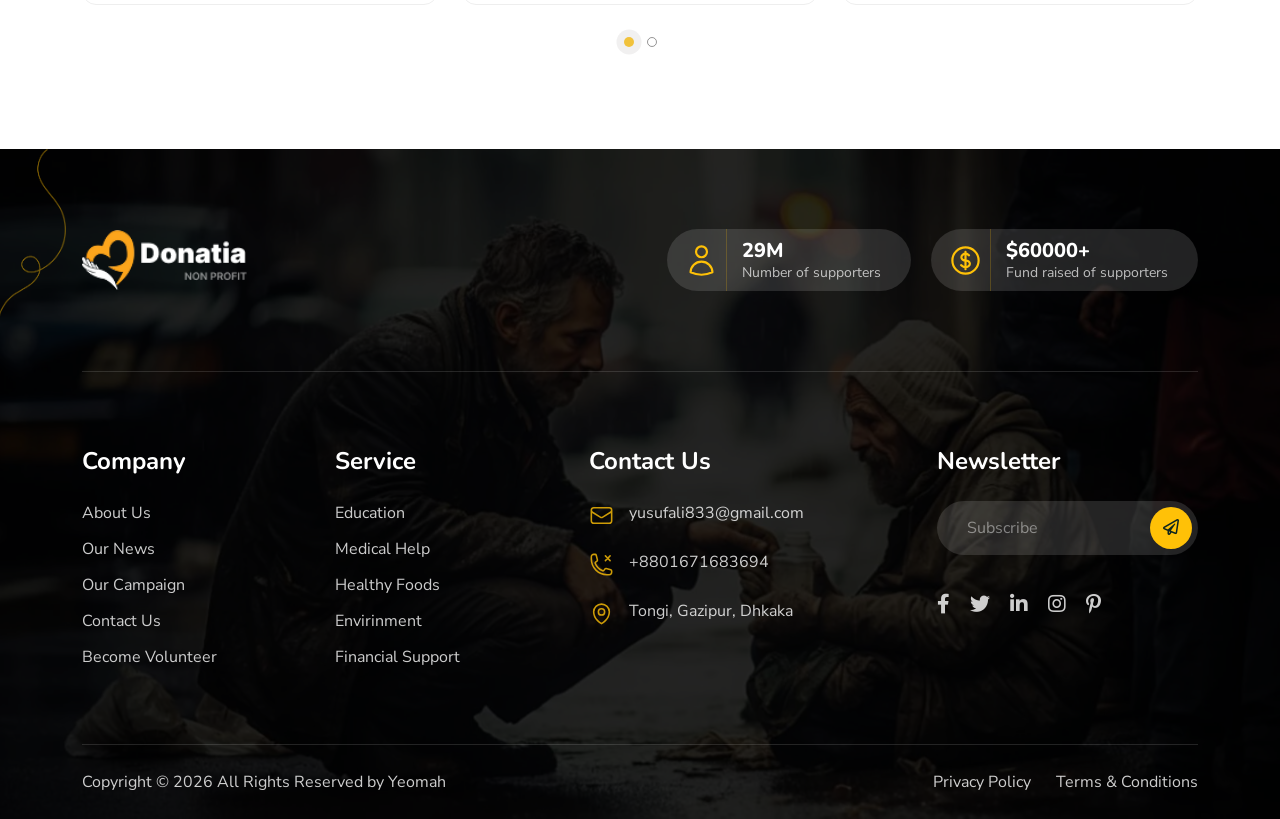
<file: campaign_details.html>
<!DOCTYPE html>
<html lang="en">

<head>
    <meta charset="UTF-8" />
    <meta name="viewport"
        content="width=device-width, initial-scale=1.0, maximum-scale=1.0, minimum-scale=1.0, user-scalable=no, target-densityDpi=device-dpi" />
    <title>Charity & Nonprofit</title>
    <link rel="icon" type="image/png" href="images/favicon.webp" />
    <link rel="stylesheet" href="css/all.min.css" />
    <link rel="stylesheet" href="css/bootstrap.min.css" />
    <link rel="stylesheet" href="css/nice-select.css" />
    <link rel="stylesheet" href="css/slick.css" />
    <link rel="stylesheet" href="css/select2.min.css" />
    <link rel="stylesheet" href="css/animated_barfiller.css" />
    <link rel="stylesheet" href="css/venobox.min.css" />
    <link rel="stylesheet" href="css/scroll_button.css" />
    <link rel="stylesheet" href="css/jquery.animatedheadline.css" />

    <link rel="stylesheet" href="css/spacing.css" />
    <link rel="stylesheet" href="css/style.css" />
    <link rel="stylesheet" href="css/responsive.css" />
    <!-- <link rel="stylesheet" href="css/rtl.css" /> -->
</head>

<body>
    <!-- Header start -->
    <header>
        <div class="container">
            <div class="row align-items-center">
                <div class="col-lg-6 d-none d-lg-block">
                    <ul class="header_info">
                        <li>
                            <span>
                                <img src="images/mail_icon.svg" alt="mail" class="img-fluid injectable" />
                            </span>
                            yusufali833@gmail.com
                        </li>
                        <li>
                            <span>
                                <img src="images/call_icon.svg" alt="mail" class="img-fluid injectable" />
                            </span>
                            +8801671683694
                        </li>
                    </ul>
                </div>
                <div class="col-lg-6">
                    <div class="header_right">
                        <ul class="icon d-none d-sm-flex">
                            <li>
                                <a href="https://www.facebook.com/"><i class="fab fa-facebook-f"></i></a>
                            </li>
                            <li>
                                <a href="https://x.com/home"><i class="fab fa-twitter"></i></a>
                            </li>
                            <li>
                                <a href="https://www.linkedin.com/in/yusufali29/"><i class="fab fa-linkedin-in"></i></a>
                            </li>
                            <li>
                                <a href="#"><i class="fab fa-instagram"></i></a>
                            </li>
                            <li>
                                <a href="#"><i class="fab fa-pinterest-p"></i></a>
                            </li>
                        </ul>
                        <ul class="language_currency">
                            <li>
                                <select class="select_js">
                                    <option value="">English</option>
                                    <option value="">Japanese</option>
                                    <option value="">Korean</option>
                                    <option value="">Chinese</option>
                                    <option value="">Urdu</option>
                                </select>
                            </li>
                            <li>
                                <select class="select_js">
                                    <option value="">$USD</option>
                                    <option value="">₹INR</option>
                                    <option value="">¥CNY</option>
                                    <option value="">€EUR</option>
                                    <option value="">฿THB</option>
                                </select>
                            </li>
                        </ul>
                    </div>
                </div>
            </div>
        </div>
    </header>
    <!-- Header end -->

    <!-- Main menu start -->
    <nav class="navbar navbar-expand-lg main_menu">
        <div class="container">
            <a class="navbar-brand" href="index.html">
                <img src="images/logo.webp" alt="Logo" class="img-fluid w-100" />
            </a>
            <button class="navbar-toggler" type="button" data-bs-toggle="collapse"
                data-bs-target="#navbarSupportedContent" aria-controls="navbarSupportedContent" aria-expanded="false"
                aria-label="Toggle navigation">
                <svg xmlns="http://www.w3.org/2000/svg" fill="none" viewBox="0 0 24 24" stroke-width="1.5"
                    stroke="currentColor" class="size-6">
                    <path stroke-linecap="round" stroke-linejoin="round"
                        d="M3.75 6.75h16.5M3.75 12H12m-8.25 5.25h16.5" />
                </svg>
            </button>
            <div class="collapse navbar-collapse" id="navbarSupportedContent">
                <ul class="navbar-nav m-auto">
                    <li><a class="active" href="index.html">Home</a></li>
                    <li><a href="about_us.html">about us</a></li>
                    <li><a href="campaign_details.html">Campaign</a></li>
                    <li><a href="event.html">event</a></li>
                    <li><a href="services.html">services</a></li>
                    <li><a href="blog_details.html">blog</a></li>
                    <li><a href="contact.html">Contact</a></li>
                </ul>
                <div class="menu_right">
                    <a href="about_us.html" class="common_btn">discover more</a>
                    <div class="user_icon">
                        <a class="user_link" href="#">
                            <svg xmlns="http://www.w3.org/2000/svg" fill="none" viewBox="0 0 24 24" stroke-width="1.5"
                                stroke="currentColor" class="size-6">
                                <path stroke-linecap="round" stroke-linejoin="round"
                                    d="M15.75 6a3.75 3.75 0 1 1-7.5 0 3.75 3.75 0 0 1 7.5 0ZM4.501 20.118a7.5 7.5 0 0 1 14.998 0A17.933 17.933 0 0 1 12 21.75c-2.676 0-5.216-.584-7.499-1.632Z" />
                            </svg>
                        </a>
                        <ul>
                            <li><a href="dashboard_profile.html">Dashboard</a></li>
                            <li><a href="dashboard_profile.html">Profile</a></li>
                            <li>
                                <a href="dashboard_change_password.html">Change Password</a>
                            </li>
                            <li><a href="sign_in.html">sign out</a></li>
                        </ul>
                    </div>
                </div>
            </div>
        </div>
    </nav>
    <!-- Main menu end -->

    <!-- Breadcrumb start -->
    <section class="breadcrumb" style="background: url(images/breadcrumb_bg.webp);">
        <div class="breadcrumb_overlay">
            <div class="container">
                <div class="row">
                    <div class="col-12">
                        <div class="breadcrumb_text">
                            <h1>campaign details</h1>
                            <ul>
                                <li><a href="index.html">Home</a></li>
                                <li><a href="campaign_list.html">campaign</a></li>
                                <li>campaign details</li>
                            </ul>
                        </div>
                    </div>
                </div>
            </div>
        </div>
    </section>
    <!-- Breadcrumb end -->

    <!-- Campaign details start -->
    <section class="campaign_details mt_100">
        <div class="container">
            <div class="row">
                <div class="col-xl-6 col-lg-6">
                    <div class="product_details_img">
                        <div class="row campaign_slider_large">
                            <div class="col-12">
                                <div class="product_slider_large_item">
                                    <img src="images/donate_card_img_1.webp" alt="Product" class="img-fluid">
                                </div>
                            </div>
                            <div class="col-12">
                                <div class="product_slider_large_item">
                                    <img src="images/donate_card_img_2.webp" alt="Product" class="img-fluid">
                                </div>
                            </div>
                            <div class="col-12">
                                <div class="product_slider_large_item">
                                    <img src="images/donate_card_img_3.webp" alt="Product" class="img-fluid">
                                </div>
                            </div>
                            <div class="col-12">
                                <div class="product_slider_large_item">
                                    <img src="images/donate_card_img_4.webp" alt="Product" class="img-fluid">
                                </div>
                            </div>
                            <div class="col-12">
                                <div class="product_slider_large_item">
                                    <img src="images/donate_card_img_5.webp" alt="Product" class="img-fluid">
                                </div>
                            </div>
                            <div class="col-12">
                                <div class="product_slider_large_item">
                                    <img src="images/donate_card_img_6.webp" alt="Product" class="img-fluid">
                                </div>
                            </div>
                            <div class="col-12">
                                <div class="product_slider_large_item">
                                    <img src="images/donate_card_img_7.webp" alt="Product" class="img-fluid">
                                </div>
                            </div>
                        </div>
                        <div class="row campaign_slider_small">
                            <div class="col-12">
                                <div class="product_slider_small_item">
                                    <img src="images/donate_card_img_1.webp" alt="Product" class="img-fluid">
                                </div>
                            </div>
                            <div class="col-12">
                                <div class="product_slider_small_item">
                                    <img src="images/donate_card_img_2.webp" alt="Product" class="img-fluid">
                                </div>
                            </div>
                            <div class="col-12">
                                <div class="product_slider_small_item">
                                    <img src="images/donate_card_img_3.webp" alt="Product" class="img-fluid">
                                </div>
                            </div>
                            <div class="col-12">
                                <div class="product_slider_small_item">
                                    <img src="images/donate_card_img_4.webp" alt="Product" class="img-fluid">
                                </div>
                            </div>
                            <div class="col-12">
                                <div class="product_slider_small_item">
                                    <img src="images/donate_card_img_5.webp" alt="Product" class="img-fluid">
                                </div>
                            </div>
                            <div class="col-12">
                                <div class="product_slider_small_item">
                                    <img src="images/donate_card_img_6.webp" alt="Product" class="img-fluid">
                                </div>
                            </div>
                            <div class="col-12">
                                <div class="product_slider_small_item">
                                    <img src="images/donate_card_img_7.webp" alt="Product" class="img-fluid">
                                </div>
                            </div>
                        </div>
                    </div>
                </div>
                <div class="col-xl-6 col-lg-6">
                    <div class="campaign_details_text">
                        <h2>Transforming Lives Together: Every Contribution Count</h2>
                        <div class="donate_progressbar">
                            <p class="founded">Founded</p>
                            <div class="barfiller">
                                <div class="tipWrap">
                                    <span class="tip"></span>
                                </div>
                                <span class="fill" data-percentage="65"></span>
                            </div>
                            <p class="rising_goal">
                                <span><b>Raised</b> $4890.00</span>
                                <span><b>Goals</b> $6000.00</span>
                            </p>
                        </div>
                        <ul>
                            <li>
                                <span> Location:</span>
                                Sleepy Hollow Street 68/210. New York 1423
                            </li>
                            <li>
                                <span>Campaign End:</span>
                                27 Mar 2027
                            </li>
                            <li>
                                <span>People Benefits:</span>
                                5000+ people
                            </li>
                        </ul>
                        <div class="video_donate_text">
                            <h5>Your Donation:</h5>
                            <div class="video_donation_box">
                                <div class="input_box">
                                    <input type="text" placeholder="200">
                                    <span>$</span>
                                </div>
                                <ul>
                                    <li>$100</li>
                                    <li class="active">$200</li>
                                    <li>$300</li>
                                    <li>$400</li>
                                    <li>$500</li>
                                    <li>custom</li>
                                </ul>
                            </div>
                            <button class="common_btn">Donate Now</button>
                        </div>
                    </div>
                </div>
            </div>
            <div class="row mt_100">
                <div class="col-12">
                    <ul class="nav nav-pills" id="pills-tab" role="tablist">
                        <li class="nav-item" role="presentation">
                            <button class="nav-link active" id="pills-home-tab" data-bs-toggle="pill"
                                data-bs-target="#pills-home" type="button" role="tab" aria-controls="pills-home"
                                aria-selected="true">Description</button>
                        </li>
                        <li class="nav-item" role="presentation">
                            <button class="nav-link" id="pills-profile-tab" data-bs-toggle="pill"
                                data-bs-target="#pills-profile" type="button" role="tab" aria-controls="pills-profile"
                                aria-selected="false">FAQ</button>
                        </li>
                        <li class="nav-item" role="presentation">
                            <button class="nav-link" id="pills-contact-tab" data-bs-toggle="pill"
                                data-bs-target="#pills-contact" type="button" role="tab" aria-controls="pills-contact"
                                aria-selected="false">Video</button>
                        </li>
                    </ul>
                    <div class="tab-content" id="pills-tabContent">
                        <div class="tab-pane fade show active" id="pills-home" role="tabpanel"
                            aria-labelledby="pills-home-tab" tabindex="0">
                            <div class="campaign_description pt_20">
                                <h3>About The Campaign</h3>
                                <p>Nulla a ipsum nibh. Fusce purus elit, tristique vitae enim sed, auctor placerat est.
                                    Maecenas
                                    consequat, nibh consequat malesuada fringilla, mauris lorem dapibus metus, non
                                    imperdiet
                                    nunc
                                    erat ultricies est. Praesent ames faucibus massa. Nam nec lorem sit amet leo
                                    consequat
                                    rutrum
                                    non orci Cras convallis nibh eget pellentesque commodo Nulla quis sem eget metus.
                                </p>
                                <ul>
                                    <li>Nam nec lorem sit amet leo consequat rutrum non orci Cras convallis nibh eget.
                                    </li>
                                    <li>Raesent ames faucibus massa. Nam nec lorem sit amet consequat rutrum.</li>
                                    <li>Nulla a ipsum nibh. Fusce purus elit, tristique vitae enim sed.</li>
                                    <li> Donec sollicitudin eros porta lacinia feugiat. Donec et venenatis quam.</li>
                                </ul>
                                <h3>Voices from the Field:</h3>
                                <p>Donec sollicitudin eros porta lacinia feugiat. Donec et venenatis quam. Sed eu velit
                                    non
                                    purus imperdiet sagittis a nunc. Phasellus eu euismod Intege erra pellentesque
                                    luctusurna
                                    tempus feugiat nec porta ac quam.</p>

                                <ol>
                                    <li>Nam nec lorem sit amet leo consequat rutrum non orci Cras convallis nibh eget.
                                    </li>
                                    <li>Raesent ames faucibus massa. Nam nec lorem sit amet consequat rutrum.</li>
                                    <li>Nulla a ipsum nibh. Fusce purus elit, tristique vitae enim sed.</li>
                                    <li> Donec sollicitudin eros porta lacinia feugiat. Donec et venenatis quam.</li>
                                </ol>
                                <p> Nulla a ipsum nibh. Fusce purus elit, tristique vitae enim sed, auctor placerat est.
                                    Maecenas
                                    consequat nibh consequat malesuada fringilla, mauris lorem dapibus metus, non
                                    imperdiet nunc
                                    erat ultricies est. Praesent ames nec lorem sit amet leo consequat rutrum non nibh
                                    sem eget
                                    metus.</p>

                                <h3>Voices from the Field:</h3>
                                <ul>
                                    <li>Nam nec lorem sit amet leo consequat rutrum non orci Cras convallis nibh eget.
                                    </li>
                                    <li>Raesent ames faucibus massa. Nam nec lorem sit amet consequat rutrum.</li>
                                    <li>Nulla a ipsum nibh. Fusce purus elit, tristique vitae enim sed.</li>
                                    <li> Donec sollicitudin eros porta lacinia feugiat. Donec et venenatis quam.</li>
                                </ul>
                                <p>Nulla a ipsum nibh. Fusce purus elit, tristique vitae enim sed, auctor placerat est.
                                    Maecenas consequat, nibh consequat malesuada fringilla, mauris lorem dapibus metus,
                                    non imperdiet nunc erat ultricies est. Praesent ames faucibus massa. Nam nec lorem
                                    sit amet leo consequat rutrum non orci Cras convallis nibh eget pellentesque commodo
                                    Nulla quis sem eget metus.</p>
                            </div>
                        </div>
                        <div class="tab-pane fade" id="pills-profile" role="tabpanel"
                            aria-labelledby="pills-profile-tab" tabindex="0">
                            <div class="faq_text mt_60">
                                <div class="accordion" id="accordionExample">
                                    <div class="accordion-item">
                                        <h2 class="accordion-header">
                                            <button class="accordion-button" type="button" data-bs-toggle="collapse"
                                                data-bs-target="#collapseOne" aria-expanded="true"
                                                aria-controls="collapseOne">
                                                How can I get involved in fundraising for your charity?
                                            </button>
                                        </h2>
                                        <div id="collapseOne" class="accordion-collapse collapse show"
                                            data-bs-parent="#accordionExample">
                                            <div class="accordion-body">
                                                <p>Lorem ipsum dolor sit amet consectetur adipisicing elit. Architecto,
                                                    nulla
                                                    quidem! Labore minima earum perspiciatis praesentium nulla autem
                                                    doloribus
                                                    voluptatem ipsum, totam adipisci, quas hic eos et esse numquam
                                                    laborum
                                                    officiis consectetur inventore distinctio, repellat ipsam. Cumque
                                                    fugit
                                                    repellendus nostrum.</p>
                                            </div>
                                        </div>
                                    </div>
                                    <div class="accordion-item">
                                        <h2 class="accordion-header">
                                            <button class="accordion-button collapsed" type="button"
                                                data-bs-toggle="collapse" data-bs-target="#collapseTwo"
                                                aria-expanded="false" aria-controls="collapseTwo">
                                                Do you have any upcoming events or campaigns?
                                            </button>
                                        </h2>
                                        <div id="collapseTwo" class="accordion-collapse collapse"
                                            data-bs-parent="#accordionExample">
                                            <div class="accordion-body">
                                                <p>Lorem ipsum dolor sit amet consectetur adipisicing elit. Architecto,
                                                    nulla
                                                    quidem! Labore minima earum perspiciatis praesentium nulla autem
                                                    doloribus
                                                    voluptatem ipsum, totam adipisci, quas hic eos et esse numquam
                                                    laborum
                                                    officiis consectetur inventore distinctio, repellat ipsam. Cumque
                                                    fugit
                                                    repellendus nostrum.</p>
                                            </div>
                                        </div>
                                    </div>
                                    <div class="accordion-item">
                                        <h2 class="accordion-header">
                                            <button class="accordion-button collapsed" type="button"
                                                data-bs-toggle="collapse" data-bs-target="#collapseThree"
                                                aria-expanded="false" aria-controls="collapseThree">
                                                What impact has your charity made so far?
                                            </button>
                                        </h2>
                                        <div id="collapseThree" class="accordion-collapse collapse"
                                            data-bs-parent="#accordionExample">
                                            <div class="accordion-body">
                                                <p>Lorem ipsum dolor sit amet consectetur adipisicing elit. Architecto,
                                                    nulla
                                                    quidem! Labore minima earum perspiciatis praesentium nulla autem
                                                    doloribus
                                                    voluptatem ipsum, totam adipisci, quas hic eos et esse numquam
                                                    laborum
                                                    officiis consectetur inventore distinctio, repellat ipsam. Cumque
                                                    fugit
                                                    repellendus nostrum.</p>
                                            </div>
                                        </div>
                                    </div>
                                    <div class="accordion-item">
                                        <h2 class="accordion-header">
                                            <button class="accordion-button collapsed" type="button"
                                                data-bs-toggle="collapse" data-bs-target="#collapseThree1"
                                                aria-expanded="false" aria-controls="collapseThree1">
                                                How can I volunteer with your organization?
                                            </button>
                                        </h2>
                                        <div id="collapseThree1" class="accordion-collapse collapse"
                                            data-bs-parent="#accordionExample">
                                            <div class="accordion-body">
                                                <p>Lorem ipsum dolor sit amet consectetur adipisicing elit. Architecto,
                                                    nulla
                                                    quidem! Labore minima earum perspiciatis praesentium nulla autem
                                                    doloribus
                                                    voluptatem ipsum, totam adipisci, quas hic eos et esse numquam
                                                    laborum
                                                    officiis consectetur inventore distinctio, repellat ipsam. Cumque
                                                    fugit
                                                    repellendus nostrum.</p>
                                            </div>
                                        </div>
                                    </div>
                                    <div class="accordion-item">
                                        <h2 class="accordion-header">
                                            <button class="accordion-button collapsed" type="button"
                                                data-bs-toggle="collapse" data-bs-target="#collapseThree2"
                                                aria-expanded="false" aria-controls="collapseThree2">
                                                Where does my donation go?
                                            </button>
                                        </h2>
                                        <div id="collapseThree2" class="accordion-collapse collapse"
                                            data-bs-parent="#accordionExample">
                                            <div class="accordion-body">
                                                <p>Lorem ipsum dolor sit amet consectetur adipisicing elit. Architecto,
                                                    nulla
                                                    quidem! Labore minima earum perspiciatis praesentium nulla autem
                                                    doloribus
                                                    voluptatem ipsum, totam adipisci, quas hic eos et esse numquam
                                                    laborum
                                                    officiis consectetur inventore distinctio, repellat ipsam. Cumque
                                                    fugit
                                                    repellendus nostrum.</p>
                                            </div>
                                        </div>
                                    </div>
                                    <div class="accordion-item">
                                        <h2 class="accordion-header">
                                            <button class="accordion-button collapsed" type="button"
                                                data-bs-toggle="collapse" data-bs-target="#collapseThree3"
                                                aria-expanded="false" aria-controls="collapseThree3">
                                                How can I donate to your cause?
                                            </button>
                                        </h2>
                                        <div id="collapseThree3" class="accordion-collapse collapse"
                                            data-bs-parent="#accordionExample">
                                            <div class="accordion-body">
                                                <p>Lorem ipsum dolor sit amet consectetur adipisicing elit. Architecto,
                                                    nulla
                                                    quidem! Labore minima earum perspiciatis praesentium nulla autem
                                                    doloribus
                                                    voluptatem ipsum, totam adipisci, quas hic eos et esse numquam
                                                    laborum
                                                    officiis consectetur inventore distinctio, repellat ipsam. Cumque
                                                    fugit
                                                    repellendus nostrum.</p>
                                            </div>
                                        </div>
                                    </div>
                                    <div class="accordion-item">
                                        <h2 class="accordion-header">
                                            <button class="accordion-button collapsed" type="button"
                                                data-bs-toggle="collapse" data-bs-target="#collapseThree4"
                                                aria-expanded="false" aria-controls="collapseThree4">
                                                What is your charity's mission?
                                            </button>
                                        </h2>
                                        <div id="collapseThree4" class="accordion-collapse collapse"
                                            data-bs-parent="#accordionExample">
                                            <div class="accordion-body">
                                                <p>Lorem ipsum dolor sit amet consectetur adipisicing elit. Architecto,
                                                    nulla
                                                    quidem! Labore minima earum perspiciatis praesentium nulla autem
                                                    doloribus
                                                    voluptatem ipsum, totam adipisci, quas hic eos et esse numquam
                                                    laborum
                                                    officiis consectetur inventore distinctio, repellat ipsam. Cumque
                                                    fugit
                                                    repellendus nostrum.</p>
                                            </div>
                                        </div>
                                    </div>
                                </div>
                            </div>
                        </div>
                        <div class="tab-pane fade" id="pills-contact" role="tabpanel"
                            aria-labelledby="pills-contact-tab" tabindex="0">
                            <div class="campaign_details_videos mt_60">
                                <iframe src="https://www.youtube.com/embed/bjxTIcuzB6k?si=hU38_AYbpqs9C4oH"
                                    title="YouTube video player"
                                    allow="accelerometer; autoplay; clipboard-write; encrypted-media; gyroscope; picture-in-picture; web-share"
                                    referrerpolicy="strict-origin-when-cross-origin" allowfullscreen></iframe>
                            </div>
                        </div>
                    </div>
                </div>
            </div>
        </div>
    </section>

    <section class="related_campaign mt_100">
        <div class="container">
            <div class="row">
                <div class="col-xl-7 m-auto">
                    <div class="section_heading">
                        <h5>Related Campaigns</h5>
                        <h2>Cause Connections: Explore Related Initiatives</h2>
                    </div>
                </div>
            </div>
            <div class="row related_campaing_slider mt_30">
                <div class="col-xl-4">
                    <div class="campaign_card">
                        <a class="img" href="campaign_details.html">
                            <img src="images/donate_card_img_1.webp" alt="dination" class="img-fluid" />
                            <span>education</span>
                        </a>
                        <div class="text">
                            <div class="donate_progressbar">
                                <p>Donate</p>
                                <div id="bar1" class="barfiller">
                                    <div class="tipWrap">
                                        <span class="tip"></span>
                                    </div>
                                    <span class="fill" data-percentage="65"></span>
                                </div>
                            </div>
                            <p class="rising_goal">
                                <span>Raised $4890.00</span>
                                <span>Goals $6000.00</span>
                            </p>
                            <a class="title" href="campaign_details.html">Please help the children of Africa with food
                                helpless.</a>
                            <hr>
                            <a href="campaign_details.html" class="common_btn">donate now</a>
                        </div>
                    </div>
                </div>
                <div class="col-xl-4">
                    <div class="campaign_card">
                        <a class="img" href="campaign_details.html">
                            <img src="images/donate_card_img_2.webp" alt="dination" class="img-fluid" />
                            <span>education</span>
                        </a>
                        <div class="text">
                            <div class="donate_progressbar">
                                <p>Donate</p>
                                <div id="bar2" class="barfiller">
                                    <div class="tipWrap">
                                        <span class="tip"></span>
                                    </div>
                                    <span class="fill" data-percentage="80"></span>
                                </div>
                            </div>
                            <p class="rising_goal">
                                <span>Raised $4890.00</span>
                                <span>Goals $6000.00</span>
                            </p>
                            <a class="title" href="campaign_details.html">Empowerment Avenue: Paving the Way to
                                Change.</a>
                            <hr>
                            <a href="campaign_details.html" class="common_btn">donate now</a>
                        </div>
                    </div>
                </div>
                <div class="col-xl-4">
                    <div class="campaign_card">
                        <a class="img" href="campaign_details.html">
                            <img src="images/donate_card_img_3.webp" alt="dination" class="img-fluid" />
                            <span>education</span>
                        </a>
                        <div class="text">
                            <div class="donate_progressbar">
                                <p>Donate</p>
                                <div id="bar3" class="barfiller">
                                    <div class="tipWrap">
                                        <span class="tip"></span>
                                    </div>
                                    <span class="fill" data-percentage="60"></span>
                                </div>
                            </div>
                            <p class="rising_goal">
                                <span>Raised $4890.00</span>
                                <span>Goals $6000.00</span>
                            </p>
                            <a class="title" href="campaign_details.html">Dreams Made Real: Fueling Ambitions
                                Changin.</a>
                            <hr>
                            <a href="campaign_details.html" class="common_btn">donate now</a>
                        </div>
                    </div>
                </div>
                <div class="col-xl-4">
                    <div class="campaign_card">
                        <a class="img" href="campaign_details.html">
                            <img src="images/donate_card_img_4.webp" alt="dination" class="img-fluid" />
                            <span>education</span>
                        </a>
                        <div class="text">
                            <div class="donate_progressbar">
                                <p>Donate</p>
                                <div id="bar4" class="barfiller">
                                    <div class="tipWrap">
                                        <span class="tip"></span>
                                    </div>
                                    <span class="fill" data-percentage="65"></span>
                                </div>
                            </div>
                            <p class="rising_goal">
                                <span>Raised $4890.00</span>
                                <span>Goals $6000.00</span>
                            </p>
                            <a class="title" href="campaign_details.html">Please help the children of Africa with food
                                helpless.</a>
                            <hr>
                            <a href="campaign_details.html" class="common_btn">donate now</a>
                        </div>
                    </div>
                </div>
                <div class="col-xl-4">
                    <div class="campaign_card">
                        <a class="img" href="campaign_details.html">
                            <img src="images/donate_card_img_5.webp" alt="dination" class="img-fluid" />
                            <span>education</span>
                        </a>
                        <div class="text">
                            <div class="donate_progressbar">
                                <p>Donate</p>
                                <div id="bar5" class="barfiller">
                                    <div class="tipWrap">
                                        <span class="tip"></span>
                                    </div>
                                    <span class="fill" data-percentage="80"></span>
                                </div>
                            </div>
                            <p class="rising_goal">
                                <span>Raised $4890.00</span>
                                <span>Goals $6000.00</span>
                            </p>
                            <a class="title" href="campaign_details.html">Empowerment Avenue: Paving the Way to
                                Change.</a>
                            <hr>
                            <a href="campaign_details.html" class="common_btn">donate now</a>
                        </div>
                    </div>
                </div>
                <div class="col-xl-4">
                    <div class="campaign_card">
                        <a class="img" href="campaign_details.html">
                            <img src="images/donate_card_img_6.webp" alt="dination" class="img-fluid" />
                            <span>education</span>
                        </a>
                        <div class="text">
                            <div class="donate_progressbar">
                                <p>Donate</p>
                                <div id="bar6" class="barfiller">
                                    <div class="tipWrap">
                                        <span class="tip"></span>
                                    </div>
                                    <span class="fill" data-percentage="60"></span>
                                </div>
                            </div>
                            <p class="rising_goal">
                                <span>Raised $4890.00</span>
                                <span>Goals $6000.00</span>
                            </p>
                            <a class="title" href="campaign_details.html">Dreams Made Real: Fueling Ambitions
                                Changin.</a>
                            <hr>
                            <a href="campaign_details.html" class="common_btn">donate now</a>
                        </div>
                    </div>
                </div>
            </div>
        </div>
    </section>
    <!-- Campaign details end -->

    <!-- Footer start -->
    <footer class="mt_100" style="background: url(images/footer_bg.webp)">
        <div class="footer_overlay pt_80">
            <div class="container">
                <div class="row">
                    <div class="col-12">
                        <div class="footer_top">
                            <a class="footer_logo" href="index.html">
                                <img src="images/logo.webp" alt="Logo" class="img-fluid w-100" />
                            </a>
                            <ul>
                                <li>
                                    <div class="icon">
                                        <svg xmlns="http://www.w3.org/2000/svg" fill="none" viewBox="0 0 24 24"
                                            stroke-width="1.5" stroke="currentColor" class="size-6">
                                            <path stroke-linecap="round" stroke-linejoin="round"
                                                d="M15.75 6a3.75 3.75 0 1 1-7.5 0 3.75 3.75 0 0 1 7.5 0ZM4.501 20.118a7.5 7.5 0 0 1 14.998 0A17.933 17.933 0 0 1 12 21.75c-2.676 0-5.216-.584-7.499-1.632Z" />
                                        </svg>
                                    </div>
                                    <h4>29M</h4>
                                    <p>Number of supporters</p>
                                </li>
                                <li>
                                    <div class="icon">
                                        <svg xmlns="http://www.w3.org/2000/svg" fill="none" viewBox="0 0 24 24"
                                            stroke-width="1.5" stroke="currentColor" class="size-6">
                                            <path stroke-linecap="round" stroke-linejoin="round"
                                                d="M12 6v12m-3-2.818.879.659c1.171.879 3.07.879 4.242 0 1.172-.879 1.172-2.303 0-3.182C13.536 12.219 12.768 12 12 12c-.725 0-1.45-.22-2.003-.659-1.106-.879-1.106-2.303 0-3.182s2.9-.879 4.006 0l.415.33M21 12a9 9 0 1 1-18 0 9 9 0 0 1 18 0Z" />
                                        </svg>
                                    </div>
                                    <h4>$60000+</h4>
                                    <p>Fund raised of supporters</p>
                                </li>
                            </ul>
                        </div>
                    </div>
                </div>
                <div class="row justify-content-between">
                    <div class="col-lg-2 col-sm-6">
                        <div class="footer_link">
                            <h3>company</h3>
                            <ul>
                                <li><a href="about_us.html">About Us</a></li>
                                <li><a href="blogs.html">Our News</a></li>
                                <li><a href="campaign_list.html">Our Campaign</a></li>
                                <li><a href="contact.html">Contact Us</a></li>
                                <li><a href="volunteer.html">become volunteer</a></li>
                            </ul>
                        </div>
                    </div>
                    <div class="col-lg-2 col-sm-6">
                        <div class="footer_link">
                            <h3>Service</h3>
                            <ul>
                                <li><a href="service_details.html">education</a></li>
                                <li><a href="service_details.html">Medical Help</a></li>
                                <li><a href="service_details.html">Healthy Foods</a></li>
                                <li><a href="service_details.html">envirinment</a></li>
                                <li><a href="service_details.html">financial support</a></li>
                            </ul>
                        </div>
                    </div>
                    <div class="col-lg-3 col-md-6">
                        <div class="footer_contact">
                            <h3>contact us</h3>
                            <ul>
                                <li>
                                    <span>
                                        <svg xmlns="http://www.w3.org/2000/svg" fill="none" viewBox="0 0 24 24"
                                            stroke-width="1.5" stroke="currentColor" class="size-6">
                                            <path stroke-linecap="round" stroke-linejoin="round"
                                                d="M21.75 6.75v10.5a2.25 2.25 0 0 1-2.25 2.25h-15a2.25 2.25 0 0 1-2.25-2.25V6.75m19.5 0A2.25 2.25 0 0 0 19.5 4.5h-15a2.25 2.25 0 0 0-2.25 2.25m19.5 0v.243a2.25 2.25 0 0 1-1.07 1.916l-7.5 4.615a2.25 2.25 0 0 1-2.36 0L3.32 8.91a2.25 2.25 0 0 1-1.07-1.916V6.75" />
                                        </svg>
                                    </span>
                                    yusufali833@gmail.com
                                </li>
                                <li>
                                    <span>
                                        <svg xmlns="http://www.w3.org/2000/svg" fill="none" viewBox="0 0 24 24"
                                            stroke-width="1.5" stroke="currentColor" class="size-6">
                                            <path stroke-linecap="round" stroke-linejoin="round"
                                                d="M15.75 3.75 18 6m0 0 2.25 2.25M18 6l2.25-2.25M18 6l-2.25 2.25m1.5 13.5c-8.284 0-15-6.716-15-15V4.5A2.25 2.25 0 0 1 4.5 2.25h1.372c.516 0 .966.351 1.091.852l1.106 4.423c.11.44-.054.902-.417 1.173l-1.293.97a1.062 1.062 0 0 0-.38 1.21 12.035 12.035 0 0 0 7.143 7.143c.441.162.928-.004 1.21-.38l.97-1.293a1.125 1.125 0 0 1 1.173-.417l4.423 1.106c.5.125.852.575.852 1.091V19.5a2.25 2.25 0 0 1-2.25 2.25h-2.25Z" />
                                        </svg>
                                    </span>
                                    +8801671683694
                                </li>
                                <li>
                                    <span>
                                        <svg xmlns="http://www.w3.org/2000/svg" fill="none" viewBox="0 0 24 24"
                                            stroke-width="1.5" stroke="currentColor" class="size-6">
                                            <path stroke-linecap="round" stroke-linejoin="round"
                                                d="M15 10.5a3 3 0 1 1-6 0 3 3 0 0 1 6 0Z" />
                                            <path stroke-linecap="round" stroke-linejoin="round"
                                                d="M19.5 10.5c0 7.142-7.5 11.25-7.5 11.25S4.5 17.642 4.5 10.5a7.5 7.5 0 1 1 15 0Z" />
                                        </svg>
                                    </span>
                                    Tongi, Gazipur, Dhkaka
                                </li>
                            </ul>
                        </div>
                    </div>
                    <div class="col-lg-3 col-md-6">
                        <div class="footer_newsletter">
                            <h3>newsletter</h3>
                            <form>
                                <input type="text" placeholder="Subscribe" />
                                <button type="submit">
                                    <i class="far fa-paper-plane"></i>
                                </button>
                            </form>
                            <ul>
                                <li>
                                <a href="https://www.facebook.com/"><i class="fab fa-facebook-f"></i></a>
                            </li>
                            <li>
                                <a href="https://x.com/home"><i class="fab fa-twitter"></i></a>
                            </li>
                            <li>
                                <a href="https://www.linkedin.com/in/yusufali29/"><i class="fab fa-linkedin-in"></i></a>
                            </li>
                            <li>
                                <a href="#"><i class="fab fa-instagram"></i></a>
                            </li>
                            <li>
                                <a href="#"><i class="fab fa-pinterest-p"></i></a>
                            </li>
                            </ul>
                        </div>
                    </div>
                </div>
            </div>
            <div class="footer_botton">
                <div class="container">
                    <div class="row">
                        <div class="col-12">
                            <div class="footer_botton_text">
                                <p>Copyright © 2026 All Rights Reserved by Yeomah</p>
                                <ul>
                                    <li><a href="privaacy_policy.html">Privacy Policy</a></li>
                                    <li>
                                        <a href="terms_condition.html">Terms & Conditions</a>
                                    </li>
                                </ul>
                            </div>
                        </div>
                    </div>
                </div>
            </div>
        </div>
    </footer>
    <!-- Footer end -->

    <!-- Scroll buton start -->
    <div class="progress-wrap">
        <svg class="progress-circle svg-content" width="100%" height="100%" viewBox="-1 -1 102 102">
            <path d="M50,1 a49,49 0 0,1 0,98 a49,49 0 0,1 0,-98" />
        </svg>
    </div>
    <!-- Scroll buton end -->

    <!--jquery library js-->
    <script src="js/jquery-3.7.1.min.js"></script>
    <!--bootstrap js-->
    <script src="js/bootstrap.bundle.min.js"></script>
    <!--font-awesome js-->
    <script src="js/Font-Awesome.js"></script>
    <!--svg inject js-->
    <script src="js/svg-inject.min.js"></script>
    <!--nice select js-->
    <script src="js/jquery.nice-select.min.js"></script>
    <!--slick js-->
    <script src="js/slick.min.js"></script>
    <!--venobox js-->
    <script src="js/venobox.min.js"></script>
    <!--waypoints js-->
    <script src="js/jquery.waypoints.min.js"></script>
    <!--countup js-->
    <script src="js/jquery.countup.min.js"></script>
    <!--marquee js-->
    <script src="js/jquery.marquee.min.js"></script>
    <!--barfiller js-->
    <script src="js/animated_barfiller.js"></script>
    <!--select2 js-->
    <script src="js/select2.min.js"></script>
    <!--sticky sidebar js-->
    <script src="js/sticky_sidebar.js"></script>
    <!--scroll button js-->
    <script src="js/scroll_button.js"></script>
    <!--animated eadline js-->
    <script src="js/jquery.animatedheadline.min.js"></script>
    <!--main/custom js-->
    <script src="js/main.js"></script>
</body>
</html>
</file>
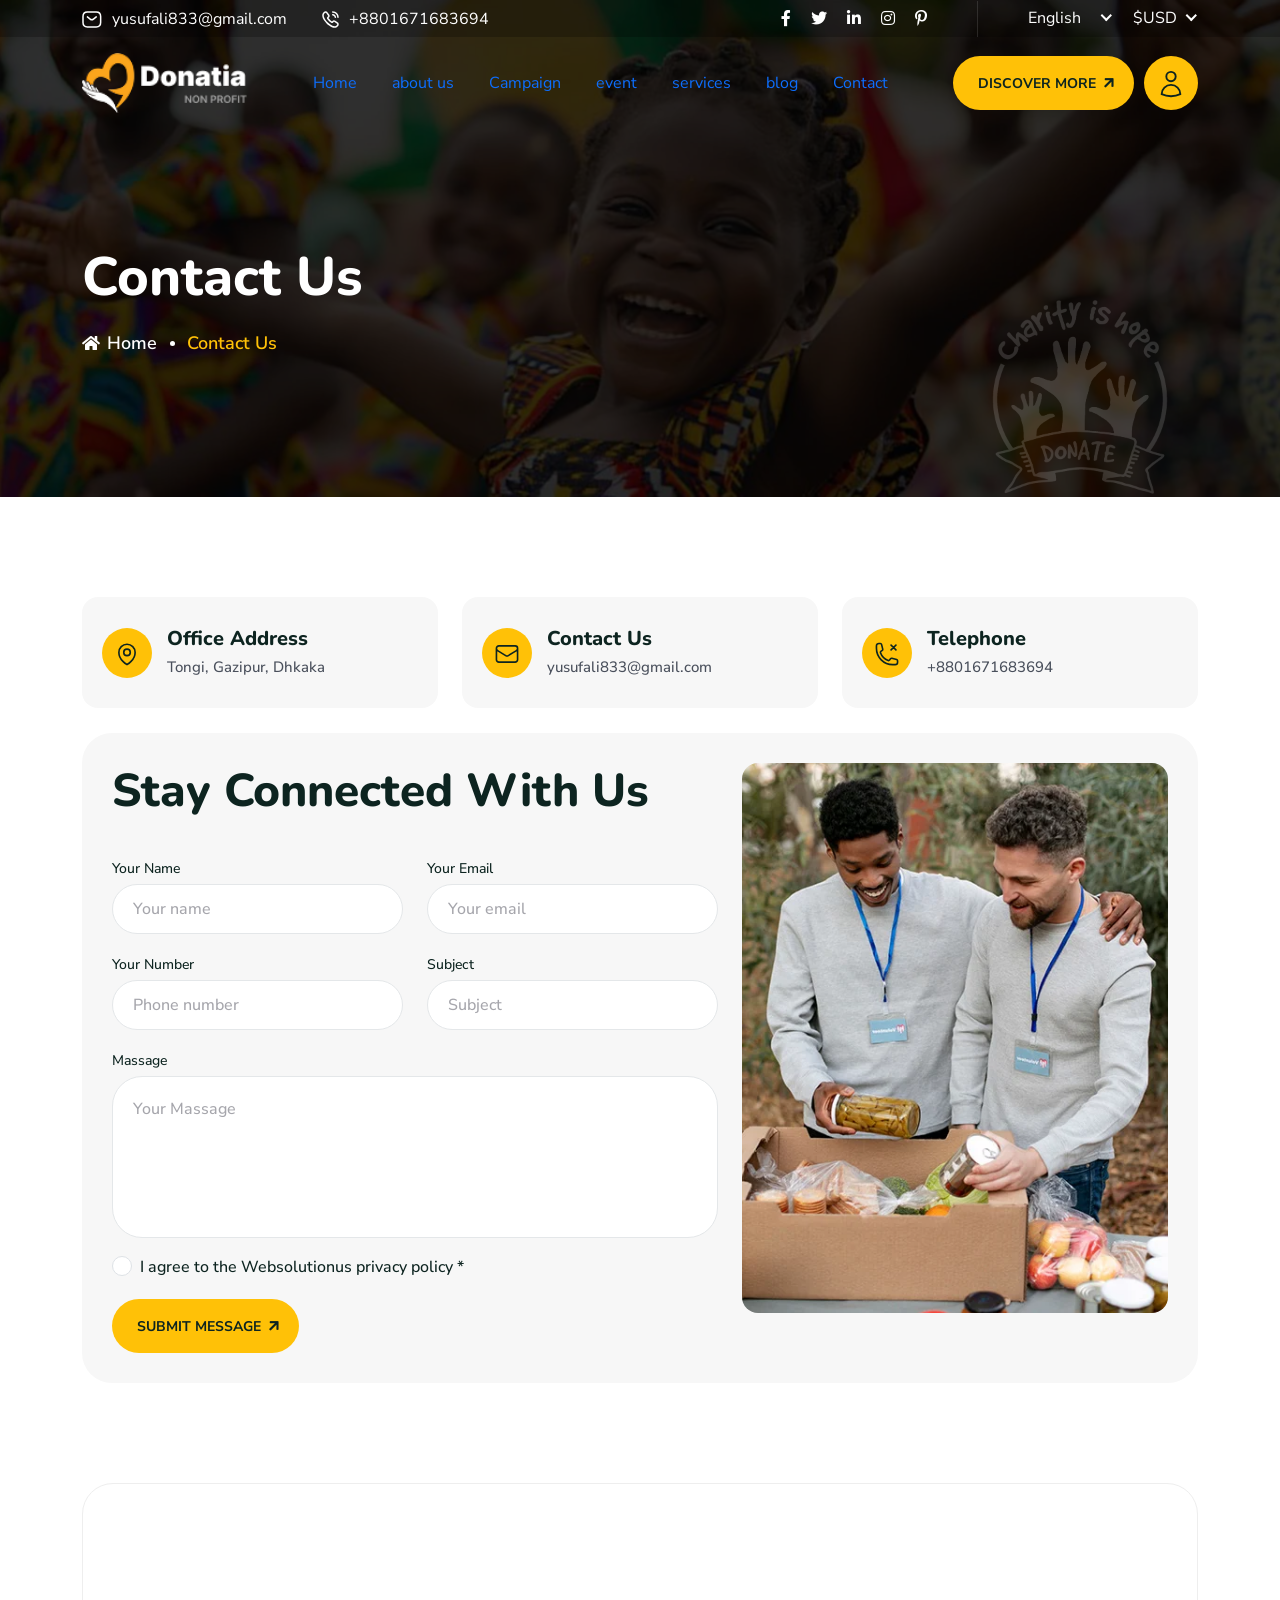
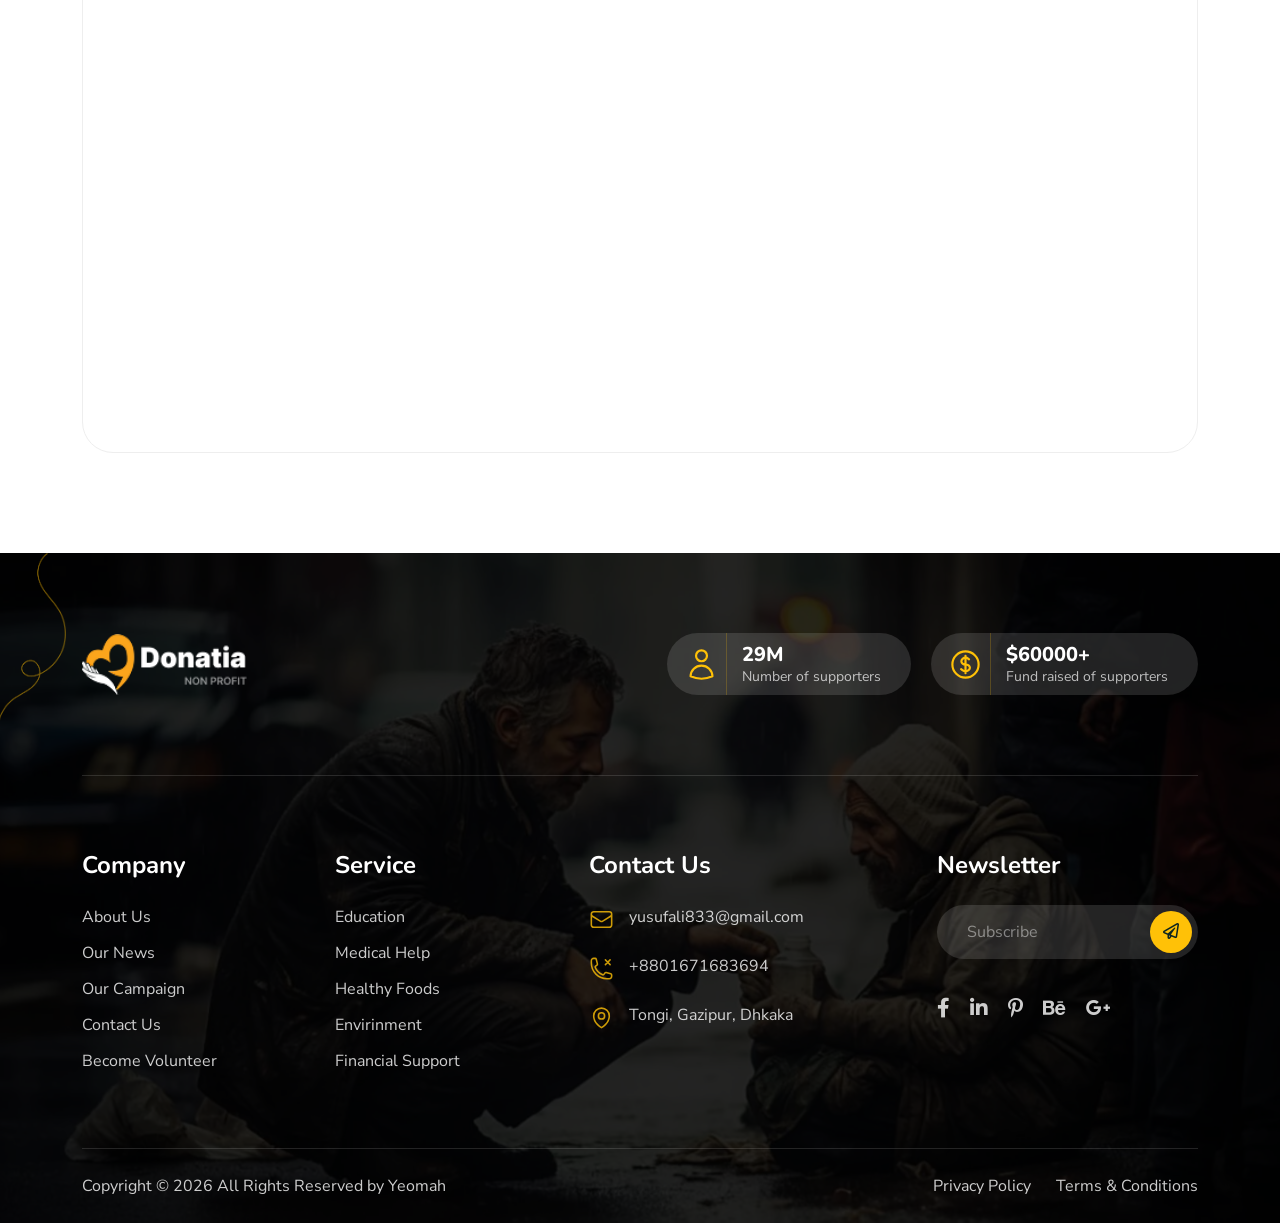
<file: contact.html>
<!DOCTYPE html>
<html lang="en">

<head>
    <meta charset="UTF-8" />
    <meta name="viewport"
        content="width=device-width, initial-scale=1.0, maximum-scale=1.0, minimum-scale=1.0, user-scalable=no, target-densityDpi=device-dpi" />
    <title>Charity & Nonprofit </title>
    <link rel="icon" type="image/png" href="images/favicon.webp" />
    <link rel="stylesheet" href="css/all.min.css" />
    <link rel="stylesheet" href="css/bootstrap.min.css" />
    <link rel="stylesheet" href="css/nice-select.css" />
    <link rel="stylesheet" href="css/slick.css" />
    <link rel="stylesheet" href="css/select2.min.css" />
    <link rel="stylesheet" href="css/animated_barfiller.css" />
    <link rel="stylesheet" href="css/venobox.min.css" />
    <link rel="stylesheet" href="css/scroll_button.css" />
    <link rel="stylesheet" href="css/jquery.animatedheadline.css" />

    <link rel="stylesheet" href="css/spacing.css" />
    <link rel="stylesheet" href="css/style.css" />
    <link rel="stylesheet" href="css/responsive.css" />
    <!-- <link rel="stylesheet" href="css/rtl.css" /> -->
</head>

<body>
    <!-- Header start -->
    <header>
        <div class="container">
            <div class="row align-items-center">
                <div class="col-lg-6 d-none d-lg-block">
                    <ul class="header_info">
                        <li>
                            <span>
                                <img src="images/mail_icon.svg" alt="mail" class="img-fluid injectable" />
                            </span>
                            yusufali833@gmail.com
                        </li>
                        <li>
                            <span>
                                <img src="images/call_icon.svg" alt="mail" class="img-fluid injectable" />
                            </span>
                            +8801671683694
                        </li>
                    </ul>
                </div>
                <div class="col-lg-6">
                    <div class="header_right">
                        <ul class="icon d-none d-sm-flex">
                            <li>
                                <a href="#"><i class="fab fa-facebook-f"></i></a>
                            </li>
                            <li>
                                <a href="#"><i class="fab fa-twitter"></i></a>
                            </li>
                            <li>
                                <a href="#"><i class="fab fa-linkedin-in"></i></a>
                            </li>
                            <li>
                                <a href="#"><i class="fab fa-instagram"></i></a>
                            </li>
                            <li>
                                <a href="#"><i class="fab fa-pinterest-p"></i></a>
                            </li>
                        </ul>
                        <ul class="language_currency">
                            <li>
                                <select class="select_js">
                                    <option value="">English</option>
                                    <option value="">Japanese</option>
                                    <option value="">Korean</option>
                                    <option value="">Chinese</option>
                                    <option value="">Urdu</option>
                                </select>
                            </li>
                            <li>
                                <select class="select_js">
                                    <option value="">$USD</option>
                                    <option value="">₹INR</option>
                                    <option value="">¥CNY</option>
                                    <option value="">€EUR</option>
                                    <option value="">฿THB</option>
                                </select>
                            </li>
                        </ul>
                    </div>
                </div>
            </div>
        </div>
    </header>
    <!-- Header end -->

    <!-- Main menu start -->
    <nav class="navbar navbar-expand-lg main_menu">
        <div class="container">
            <a class="navbar-brand" href="index.html">
                <img src="images/logo.webp" alt="Logo" class="img-fluid w-100" />
            </a>
            <button class="navbar-toggler" type="button" data-bs-toggle="collapse"
                data-bs-target="#navbarSupportedContent" aria-controls="navbarSupportedContent" aria-expanded="false"
                aria-label="Toggle navigation">
                <svg xmlns="http://www.w3.org/2000/svg" fill="none" viewBox="0 0 24 24" stroke-width="1.5"
                    stroke="currentColor" class="size-6">
                    <path stroke-linecap="round" stroke-linejoin="round"
                        d="M3.75 6.75h16.5M3.75 12H12m-8.25 5.25h16.5" />
                </svg>
            </button>
            <div class="collapse navbar-collapse" id="navbarSupportedContent">
                <ul class="navbar-nav m-auto">
                    <li><a class="active" href="index.html">Home</a></li>
                            <li><a href="about.html">about us</a></li>
                            <li><a href="campaign.html">Campaign</a></li>
                            <li><a href="event.html">event</a></li>
                            <li><a href="services.html">services</a></li>
                            <li><a href="blog.html">blog</a></li>
                            <li><a href="contact.html">Contact</a></li>
                </ul>
                <div class="menu_right">
                    <a href="about_us.html" class="common_btn">discover more</a>
                    <div class="user_icon">
                        <a class="user_link" href="#">
                            <svg xmlns="http://www.w3.org/2000/svg" fill="none" viewBox="0 0 24 24" stroke-width="1.5"
                                stroke="currentColor" class="size-6">
                                <path stroke-linecap="round" stroke-linejoin="round"
                                    d="M15.75 6a3.75 3.75 0 1 1-7.5 0 3.75 3.75 0 0 1 7.5 0ZM4.501 20.118a7.5 7.5 0 0 1 14.998 0A17.933 17.933 0 0 1 12 21.75c-2.676 0-5.216-.584-7.499-1.632Z" />
                            </svg>
                        </a>
                        <ul>
                            <li><a href="dashboard_profile.html">Dashboard</a></li>
                            <li><a href="dashboard_profile.html">Profile</a></li>
                            <li>
                                <a href="dashboard_change_password.html">Change Password</a>
                            </li>
                            <li><a href="sign_in.html">sign out</a></li>
                        </ul>
                    </div>
                </div>
            </div>
        </div>
    </nav>
    <!-- Main menu end -->

    <!-- Breadcrumb start -->
    <section class="breadcrumb" style="background: url(images/breadcrumb_bg.webp);">
        <div class="breadcrumb_overlay">
            <div class="container">
                <div class="row">
                    <div class="col-12">
                        <div class="breadcrumb_text">
                            <h1>Contact Us</h1>
                            <ul>
                                <li><a href="index.html">Home</a></li>
                                <li>Contact Us</li>
                            </ul>
                        </div>
                    </div>
                </div>
            </div>
        </div>
    </section>
    <!-- Breadcrumb end -->

    <!-- Contact page start -->
    <section class="contact mt_100">
        <div class="container">
            <div class="row">
                <div class="col-lg-4 col-md-6">
                    <div class="contact_info">
                        <span>
                            <svg xmlns="http://www.w3.org/2000/svg" fill="none" viewBox="0 0 24 24" stroke-width="1.5"
                                stroke="currentColor" class="size-6">
                                <path stroke-linecap="round" stroke-linejoin="round"
                                    d="M15 10.5a3 3 0 1 1-6 0 3 3 0 0 1 6 0Z" />
                                <path stroke-linecap="round" stroke-linejoin="round"
                                    d="M19.5 10.5c0 7.142-7.5 11.25-7.5 11.25S4.5 17.642 4.5 10.5a7.5 7.5 0 1 1 15 0Z" />
                            </svg>
                        </span>
                        <h3>Office Address</h3>
                        <p>Tongi, Gazipur, Dhkaka</p>
                    </div>
                </div>
                <div class="col-lg-4 col-md-6">
                    <div class="contact_info">
                        <span>
                            <svg xmlns="http://www.w3.org/2000/svg" fill="none" viewBox="0 0 24 24" stroke-width="1.5"
                                stroke="currentColor" class="size-6">
                                <path stroke-linecap="round" stroke-linejoin="round"
                                    d="M21.75 6.75v10.5a2.25 2.25 0 0 1-2.25 2.25h-15a2.25 2.25 0 0 1-2.25-2.25V6.75m19.5 0A2.25 2.25 0 0 0 19.5 4.5h-15a2.25 2.25 0 0 0-2.25 2.25m19.5 0v.243a2.25 2.25 0 0 1-1.07 1.916l-7.5 4.615a2.25 2.25 0 0 1-2.36 0L3.32 8.91a2.25 2.25 0 0 1-1.07-1.916V6.75" />
                            </svg>
                        </span>
                        <h3>Contact Us</h3>
                        <a href="mailto:example@gmail.com">yusufali833@gmail.com</a>
                    </div>
                </div>
                <div class="col-lg-4 col-md-6">
                    <div class="contact_info">
                        <span>
                            <svg xmlns="http://www.w3.org/2000/svg" fill="none" viewBox="0 0 24 24" stroke-width="1.5"
                                stroke="currentColor" class="size-6">
                                <path stroke-linecap="round" stroke-linejoin="round"
                                    d="M15.75 3.75 18 6m0 0 2.25 2.25M18 6l2.25-2.25M18 6l-2.25 2.25m1.5 13.5c-8.284 0-15-6.716-15-15V4.5A2.25 2.25 0 0 1 4.5 2.25h1.372c.516 0 .966.351 1.091.852l1.106 4.423c.11.44-.054.902-.417 1.173l-1.293.97a1.062 1.062 0 0 0-.38 1.21 12.035 12.035 0 0 0 7.143 7.143c.441.162.928-.004 1.21-.38l.97-1.293a1.125 1.125 0 0 1 1.173-.417l4.423 1.106c.5.125.852.575.852 1.091V19.5a2.25 2.25 0 0 1-2.25 2.25h-2.25Z" />
                            </svg>
                        </span>
                        <h3>Telephone</h3>
                        <a href="callto:1234567890">+8801671683694</a>
                    </div>
                </div>
            </div>
            <div class="contact_form">
                <form action="#">
                    <div class="row">
                        <div class="col-xl-7 col-lg-6">
                            <h3>Stay connected with Us</h3>
                            <div class=" row">
                                <div class="col-xl-6 col-md-6">
                                    <div class="contact_input">
                                        <label>Your Name</label>
                                        <input type="text" placeholder="Your name">
                                    </div>
                                </div>
                                <div class="col-xl-6 col-md-6">
                                    <div class="contact_input">
                                        <label>Your Email</label>
                                        <input type="email" placeholder="Your email">
                                    </div>
                                </div>
                                <div class="col-xl-6 col-md-6">
                                    <div class="contact_input">
                                        <label>Your Number</label>
                                        <input type="text" placeholder="Phone number">
                                    </div>
                                </div>
                                <div class="col-xl-6 col-md-6">
                                    <div class="contact_input">
                                        <label>Subject</label>
                                        <input type="text" placeholder="Subject">
                                    </div>
                                </div>
                                <div class="col-xl-12">
                                    <div class="contact_input">
                                        <label>Massage</label>
                                        <textarea rows="5" placeholder="Your Massage"></textarea>
                                    </div>
                                </div>
                                <div class="col-xl-12">
                                    <div class="contact_input mt_10">
                                        <div class="form-check">
                                            <input class="form-check-input" type="checkbox" value=""
                                                id="flexCheckDefault">
                                            <label class="form-check-label" for="flexCheckDefault">
                                                I agree to the Websolutionus privacy policy *
                                            </label>
                                        </div>
                                        <button type="submit" class="common_btn">Submit Message</button>
                                    </div>
                                </div>
                            </div>
                        </div>
                        <div class="col-xl-5 col-lg-6">
                            <div class="contact_img">
                                <img src="images/contact_img.webp" alt="contact" class="img-fluid">
                            </div>
                        </div>
                    </div>
                </form>
            </div>

            <div class="contact_map mt_100">
                <iframe
                    src="https://www.google.com/maps/embed?pb=!1m18!1m12!1m3!1d1824.8667545433377!2d90.4259268067088!3d23.828073594632098!2m3!1f0!2f0!3f0!3m2!1i1024!2i768!4f13.1!3m3!1m2!1s0x3755c646adb2897f%3A0x4b007974289814ab!2sInternational%20Convention%20City%20Bashundhara%2C%20Joar%20Sahara%2C%20Khilkhet%20(Beside%20300ft%20Purbachal%20Link%20Road)%2C%20Purbachal%20Expy%2C%20Dhaka!5e0!3m2!1sen!2sbd!4v1703764755656!5m2!1sen!2sbd"
                    width="600" height="450" style="border:0;" allowfullscreen="" loading="lazy"
                    referrerpolicy="no-referrer-when-downgrade"></iframe>
            </div>
        </div>
    </section>
    <!-- Contact page end -->

    <!-- Footer start -->
    <footer class="mt_100" style="background: url(images/footer_bg.webp)">
        <div class="footer_overlay pt_80">
            <div class="container">
                <div class="row">
                    <div class="col-12">
                        <div class="footer_top">
                            <a class="footer_logo" href="index.html">
                                <img src="images/logo.webp" alt="Logo" class="img-fluid w-100" />
                            </a>
                            <ul>
                                <li>
                                    <div class="icon">
                                        <svg xmlns="http://www.w3.org/2000/svg" fill="none" viewBox="0 0 24 24"
                                            stroke-width="1.5" stroke="currentColor" class="size-6">
                                            <path stroke-linecap="round" stroke-linejoin="round"
                                                d="M15.75 6a3.75 3.75 0 1 1-7.5 0 3.75 3.75 0 0 1 7.5 0ZM4.501 20.118a7.5 7.5 0 0 1 14.998 0A17.933 17.933 0 0 1 12 21.75c-2.676 0-5.216-.584-7.499-1.632Z" />
                                        </svg>
                                    </div>
                                    <h4>29M</h4>
                                    <p>Number of supporters</p>
                                </li>
                                <li>
                                    <div class="icon">
                                        <svg xmlns="http://www.w3.org/2000/svg" fill="none" viewBox="0 0 24 24"
                                            stroke-width="1.5" stroke="currentColor" class="size-6">
                                            <path stroke-linecap="round" stroke-linejoin="round"
                                                d="M12 6v12m-3-2.818.879.659c1.171.879 3.07.879 4.242 0 1.172-.879 1.172-2.303 0-3.182C13.536 12.219 12.768 12 12 12c-.725 0-1.45-.22-2.003-.659-1.106-.879-1.106-2.303 0-3.182s2.9-.879 4.006 0l.415.33M21 12a9 9 0 1 1-18 0 9 9 0 0 1 18 0Z" />
                                        </svg>
                                    </div>
                                    <h4>$60000+</h4>
                                    <p>Fund raised of supporters</p>
                                </li>
                            </ul>
                        </div>
                    </div>
                </div>
                <div class="row justify-content-between">
                    <div class="col-lg-2 col-sm-6">
                        <div class="footer_link">
                            <h3>company</h3>
                            <ul>
                                <li><a href="about_us.html">About Us</a></li>
                                <li><a href="blogs.html">Our News</a></li>
                                <li><a href="campaign_list.html">Our Campaign</a></li>
                                <li><a href="contact.html">Contact Us</a></li>
                                <li><a href="volunteer.html">become volunteer</a></li>
                            </ul>
                        </div>
                    </div>
                    <div class="col-lg-2 col-sm-6">
                        <div class="footer_link">
                            <h3>Service</h3>
                            <ul>
                                <li><a href="service_details.html">education</a></li>
                                <li><a href="service_details.html">Medical Help</a></li>
                                <li><a href="service_details.html">Healthy Foods</a></li>
                                <li><a href="service_details.html">envirinment</a></li>
                                <li><a href="service_details.html">financial support</a></li>
                            </ul>
                        </div>
                    </div>
                    <div class="col-lg-3 col-md-6">
                        <div class="footer_contact">
                            <h3>contact us</h3>
                            <ul>
                                <li>
                                    <span>
                                        <svg xmlns="http://www.w3.org/2000/svg" fill="none" viewBox="0 0 24 24"
                                            stroke-width="1.5" stroke="currentColor" class="size-6">
                                            <path stroke-linecap="round" stroke-linejoin="round"
                                                d="M21.75 6.75v10.5a2.25 2.25 0 0 1-2.25 2.25h-15a2.25 2.25 0 0 1-2.25-2.25V6.75m19.5 0A2.25 2.25 0 0 0 19.5 4.5h-15a2.25 2.25 0 0 0-2.25 2.25m19.5 0v.243a2.25 2.25 0 0 1-1.07 1.916l-7.5 4.615a2.25 2.25 0 0 1-2.36 0L3.32 8.91a2.25 2.25 0 0 1-1.07-1.916V6.75" />
                                        </svg>
                                    </span>
                                    yusufali833@gmail.com
                                </li>
                                <li>
                                    <span>
                                        <svg xmlns="http://www.w3.org/2000/svg" fill="none" viewBox="0 0 24 24"
                                            stroke-width="1.5" stroke="currentColor" class="size-6">
                                            <path stroke-linecap="round" stroke-linejoin="round"
                                                d="M15.75 3.75 18 6m0 0 2.25 2.25M18 6l2.25-2.25M18 6l-2.25 2.25m1.5 13.5c-8.284 0-15-6.716-15-15V4.5A2.25 2.25 0 0 1 4.5 2.25h1.372c.516 0 .966.351 1.091.852l1.106 4.423c.11.44-.054.902-.417 1.173l-1.293.97a1.062 1.062 0 0 0-.38 1.21 12.035 12.035 0 0 0 7.143 7.143c.441.162.928-.004 1.21-.38l.97-1.293a1.125 1.125 0 0 1 1.173-.417l4.423 1.106c.5.125.852.575.852 1.091V19.5a2.25 2.25 0 0 1-2.25 2.25h-2.25Z" />
                                        </svg>
                                    </span>
                                    +8801671683694
                                </li>
                                <li>
                                    <span>
                                        <svg xmlns="http://www.w3.org/2000/svg" fill="none" viewBox="0 0 24 24"
                                            stroke-width="1.5" stroke="currentColor" class="size-6">
                                            <path stroke-linecap="round" stroke-linejoin="round"
                                                d="M15 10.5a3 3 0 1 1-6 0 3 3 0 0 1 6 0Z" />
                                            <path stroke-linecap="round" stroke-linejoin="round"
                                                d="M19.5 10.5c0 7.142-7.5 11.25-7.5 11.25S4.5 17.642 4.5 10.5a7.5 7.5 0 1 1 15 0Z" />
                                        </svg>
                                    </span>
                                    Tongi, Gazipur, Dhkaka
                                </li>
                            </ul>
                        </div>
                    </div>
                    <div class="col-lg-3 col-md-6">
                        <div class="footer_newsletter">
                            <h3>newsletter</h3>
                            <form>
                                <input type="text" placeholder="Subscribe" />
                                <button type="submit">
                                    <i class="far fa-paper-plane"></i>
                                </button>
                            </form>
                            <ul>
                                <li>
                                    <a href="#"><i class="fab fa-facebook-f"></i></a>
                                </li>
                                <li>
                                    <a href="#"><i class="fab fa-linkedin-in"></i></a>
                                </li>
                                <li>
                                    <a href="#"><i class="fab fa-pinterest-p"></i></a>
                                </li>
                                <li>
                                    <a href="#"><i class="fab fa-behance"></i></a>
                                </li>
                                <li>
                                    <a href="#"><i class="fab fa-google-plus-g"></i></a>
                                </li>
                            </ul>
                        </div>
                    </div>
                </div>
            </div>
            <div class="footer_botton">
                <div class="container">
                    <div class="row">
                        <div class="col-12">
                            <div class="footer_botton_text">
                                <p>Copyright © 2026 All Rights Reserved by Yeomah</p>
                                <ul>
                                    <li><a href="privaacy_policy.html">Privacy Policy</a></li>
                                    <li>
                                        <a href="terms_condition.html">Terms & Conditions</a>
                                    </li>
                                </ul>
                            </div>
                        </div>
                    </div>
                </div>
            </div>
        </div>
    </footer>
    <!-- Footer end -->

    <!-- Scroll buton start -->
    <div class="progress-wrap">
        <svg class="progress-circle svg-content" width="100%" height="100%" viewBox="-1 -1 102 102">
            <path d="M50,1 a49,49 0 0,1 0,98 a49,49 0 0,1 0,-98" />
        </svg>
    </div>
    <!-- Scroll buton end -->

    <!--jquery library js-->
    <script src="js/jquery-3.7.1.min.js"></script>
    <!--bootstrap js-->
    <script src="js/bootstrap.bundle.min.js"></script>
    <!--font-awesome js-->
    <script src="js/Font-Awesome.js"></script>
    <!--svg inject js-->
    <script src="js/svg-inject.min.js"></script>
    <!--nice select js-->
    <script src="js/jquery.nice-select.min.js"></script>
    <!--slick js-->
    <script src="js/slick.min.js"></script>
    <!--venobox js-->
    <script src="js/venobox.min.js"></script>
    <!--waypoints js-->
    <script src="js/jquery.waypoints.min.js"></script>
    <!--countup js-->
    <script src="js/jquery.countup.min.js"></script>
    <!--marquee js-->
    <script src="js/jquery.marquee.min.js"></script>
    <!--barfiller js-->
    <script src="js/animated_barfiller.js"></script>
    <!--select2 js-->
    <script src="js/select2.min.js"></script>
    <!--sticky sidebar js-->
    <script src="js/sticky_sidebar.js"></script>
    <!--scroll button js-->
    <script src="js/scroll_button.js"></script>
    <!--animated eadline js-->
    <script src="js/jquery.animatedheadline.min.js"></script>
    <!--main/custom js-->
    <script src="js/main.js"></script>
</body>


</html>
</file>
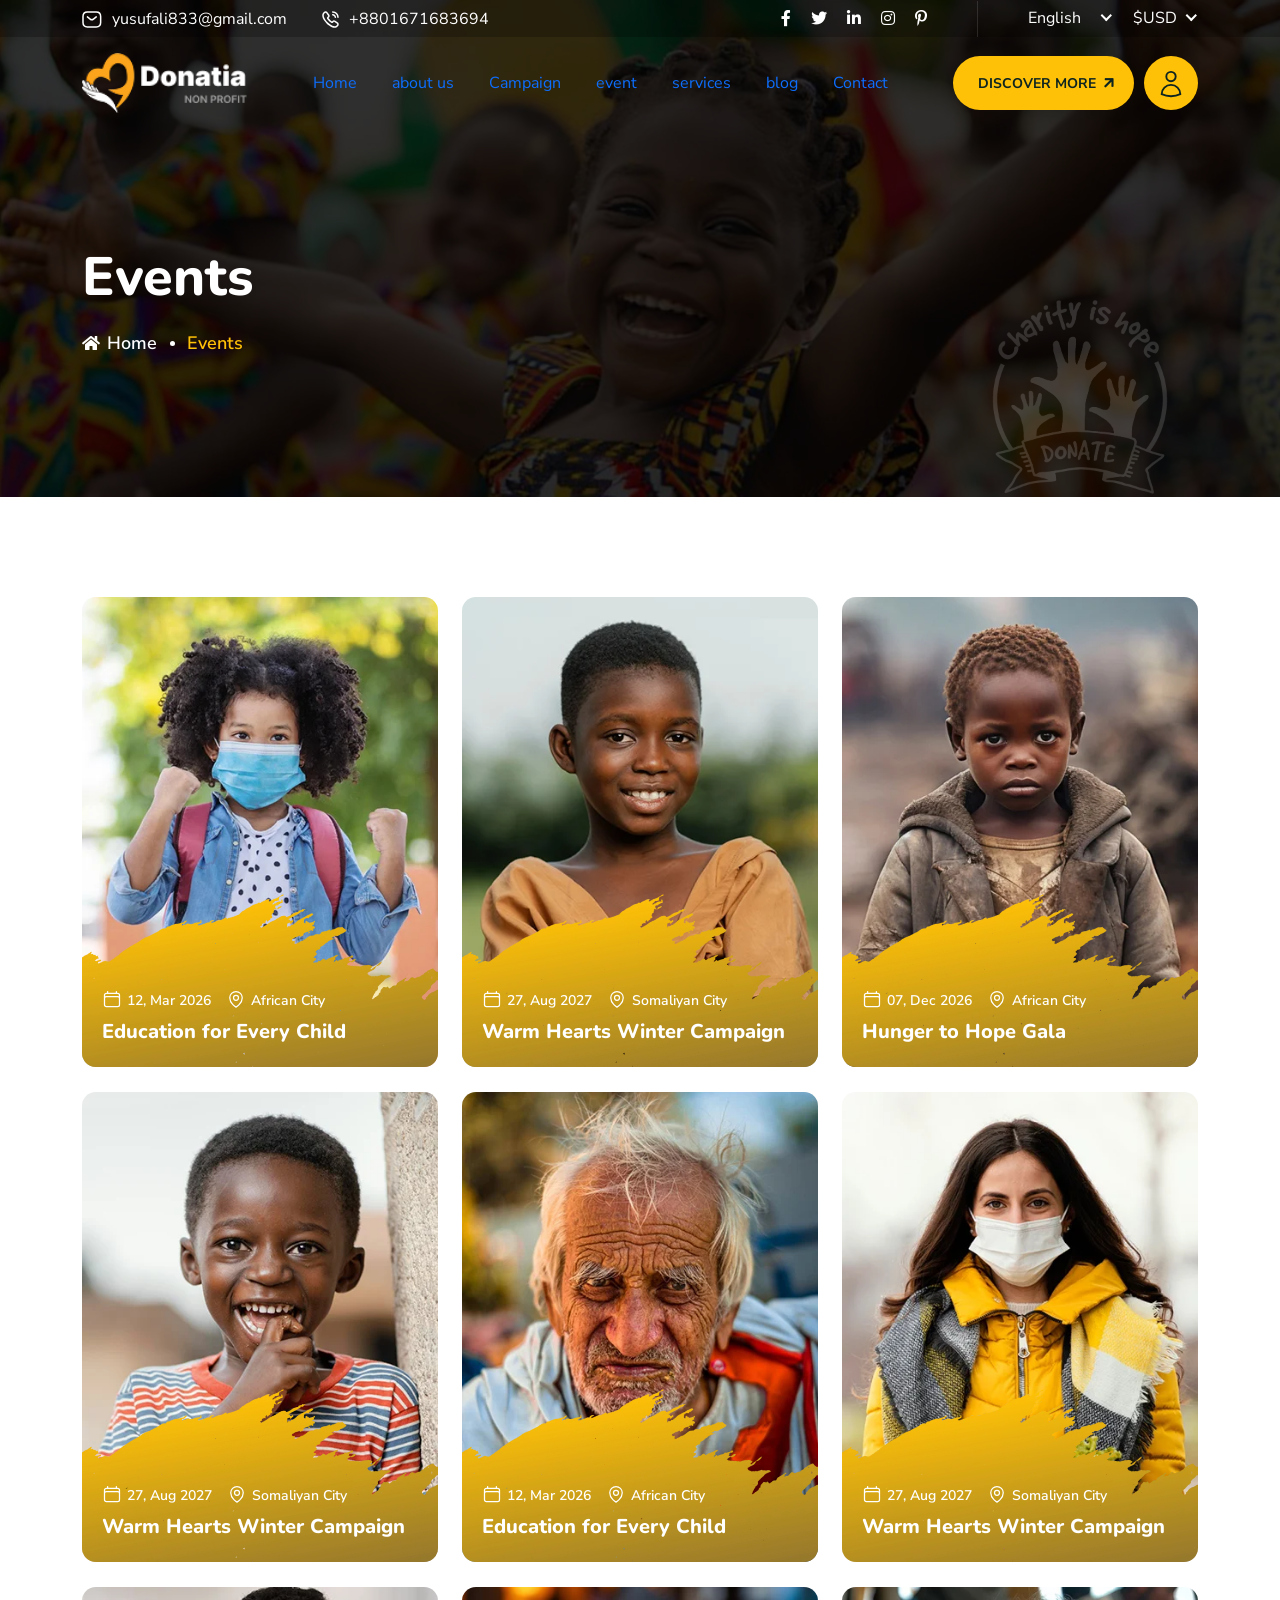
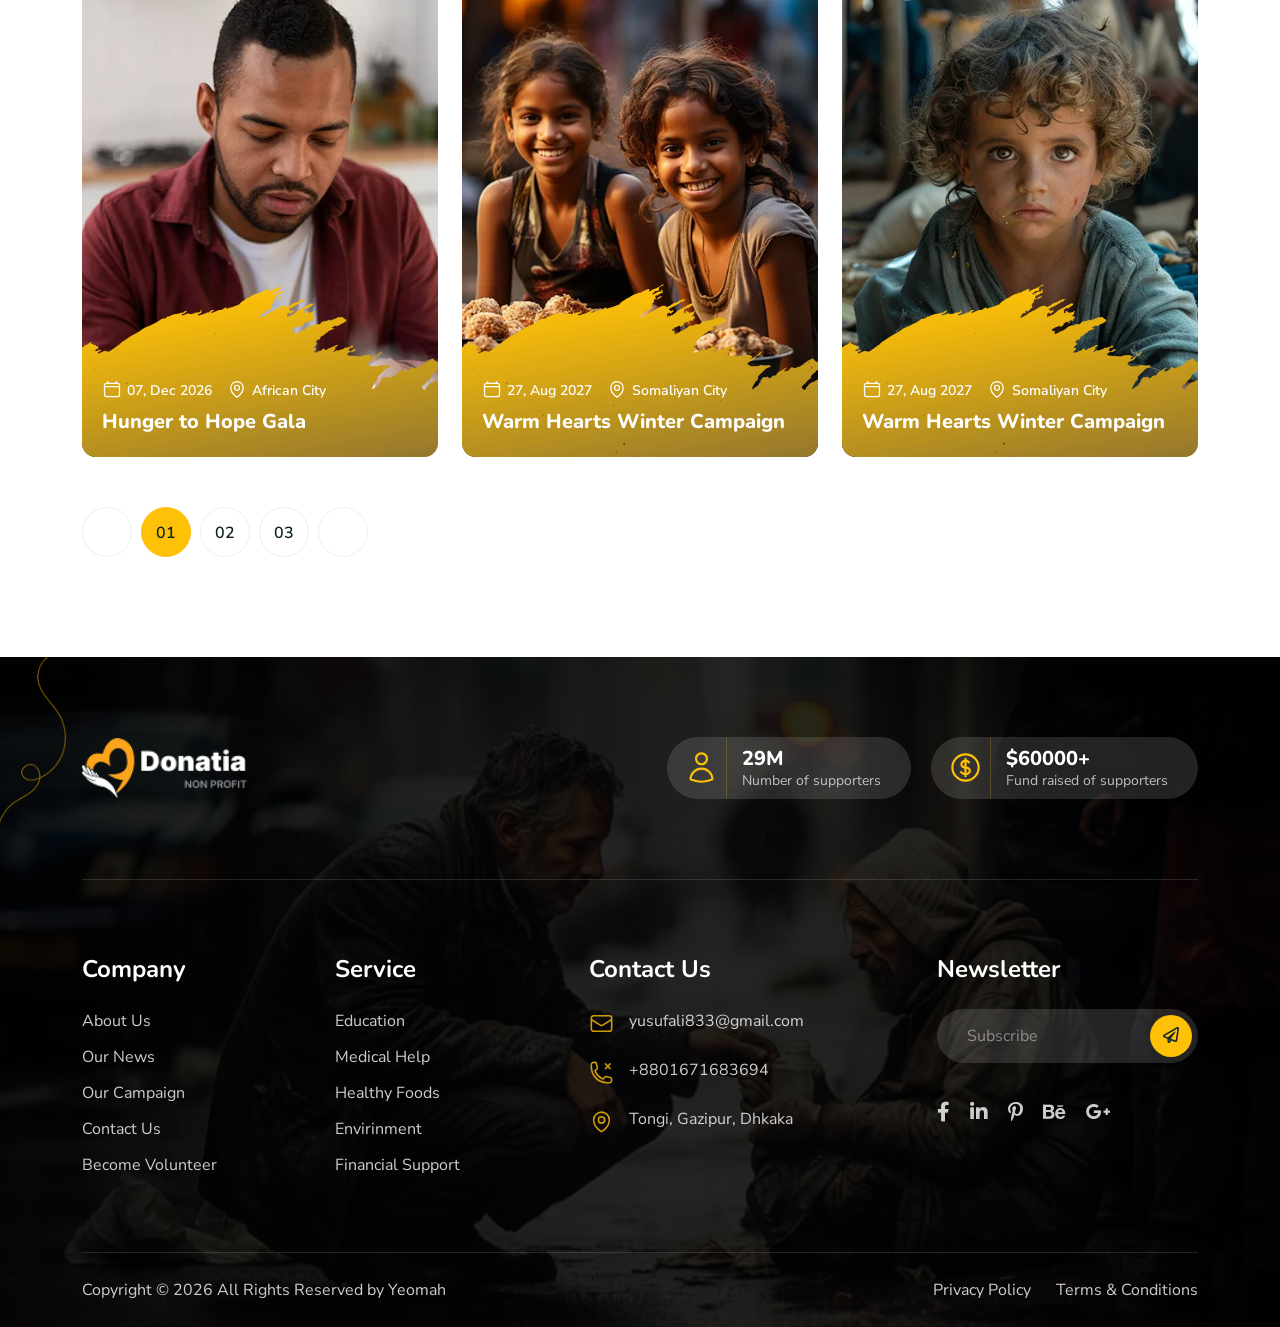
<file: event.html>
<!DOCTYPE html>
<html lang="en">

<head>
    <meta charset="UTF-8" />
    <meta name="viewport"
        content="width=device-width, initial-scale=1.0, maximum-scale=1.0, minimum-scale=1.0, user-scalable=no, target-densityDpi=device-dpi" />
    <title>Charity & Nonprofit </title>
    <link rel="icon" type="image/png" href="images/favicon.webp" />
    <link rel="stylesheet" href="css/all.min.css" />
    <link rel="stylesheet" href="css/bootstrap.min.css" />
    <link rel="stylesheet" href="css/nice-select.css" />
    <link rel="stylesheet" href="css/slick.css" />
    <link rel="stylesheet" href="css/select2.min.css" />
    <link rel="stylesheet" href="css/animated_barfiller.css" />
    <link rel="stylesheet" href="css/venobox.min.css" />
    <link rel="stylesheet" href="css/scroll_button.css" />
    <link rel="stylesheet" href="css/jquery.animatedheadline.css" />

    <link rel="stylesheet" href="css/spacing.css" />
    <link rel="stylesheet" href="css/style.css" />
    <link rel="stylesheet" href="css/responsive.css" />
    <!-- <link rel="stylesheet" href="css/rtl.css" /> -->
</head>

<body>
    <!-- Header start -->
    <header>
        <div class="container">
            <div class="row align-items-center">
                <div class="col-lg-6 d-none d-lg-block">
                    <ul class="header_info">
                        <li>
                            <span>
                                <img src="images/mail_icon.svg" alt="mail" class="img-fluid injectable" />
                            </span>
                            yusufali833@gmail.com
                        </li>
                        <li>
                            <span>
                                <img src="images/call_icon.svg" alt="mail" class="img-fluid injectable" />
                            </span>
                            +8801671683694
                        </li>
                    </ul>
                </div>
                <div class="col-lg-6">
                    <div class="header_right">
                        <ul class="icon d-none d-sm-flex">
                            <li>
                                <a href="#"><i class="fab fa-facebook-f"></i></a>
                            </li>
                            <li>
                                <a href="#"><i class="fab fa-twitter"></i></a>
                            </li>
                            <li>
                                <a href="#"><i class="fab fa-linkedin-in"></i></a>
                            </li>
                            <li>
                                <a href="#"><i class="fab fa-instagram"></i></a>
                            </li>
                            <li>
                                <a href="#"><i class="fab fa-pinterest-p"></i></a>
                            </li>
                        </ul>
                        <ul class="language_currency">
                            <li>
                                <select class="select_js">
                                    <option value="">English</option>
                                    <option value="">Japanese</option>
                                    <option value="">Korean</option>
                                    <option value="">Chinese</option>
                                    <option value="">Urdu</option>
                                </select>
                            </li>
                            <li>
                                <select class="select_js">
                                    <option value="">$USD</option>
                                    <option value="">₹INR</option>
                                    <option value="">¥CNY</option>
                                    <option value="">€EUR</option>
                                    <option value="">฿THB</option>
                                </select>
                            </li>
                        </ul>
                    </div>
                </div>
            </div>
        </div>
    </header>
    <!-- Header end -->

    <!-- Main menu start -->
    <nav class="navbar navbar-expand-lg main_menu">
        <div class="container">
            <a class="navbar-brand" href="index.html">
                <img src="images/logo.webp" alt="Logo" class="img-fluid w-100" />
            </a>
            <button class="navbar-toggler" type="button" data-bs-toggle="collapse"
                data-bs-target="#navbarSupportedContent" aria-controls="navbarSupportedContent" aria-expanded="false"
                aria-label="Toggle navigation">
                <svg xmlns="http://www.w3.org/2000/svg" fill="none" viewBox="0 0 24 24" stroke-width="1.5"
                    stroke="currentColor" class="size-6">
                    <path stroke-linecap="round" stroke-linejoin="round"
                        d="M3.75 6.75h16.5M3.75 12H12m-8.25 5.25h16.5" />
                </svg>
            </button>
            <div class="collapse navbar-collapse" id="navbarSupportedContent">
                <ul class="navbar-nav m-auto">
                    <li><a class="active" href="index.html">Home</a></li>
                            <li><a href="about.html">about us</a></li>
                            <li><a href="campaign.html">Campaign</a></li>
                            <li><a href="event.html">event</a></li>
                            <li><a href="services.html">services</a></li>
                            <li><a href="blog.html">blog</a></li>
                            <li><a href="contact.html">Contact</a></li>
                </ul>
                <div class="menu_right">
                    <a href="about_us.html" class="common_btn">discover more</a>
                    <div class="user_icon">
                        <a class="user_link" href="#">
                            <svg xmlns="http://www.w3.org/2000/svg" fill="none" viewBox="0 0 24 24" stroke-width="1.5"
                                stroke="currentColor" class="size-6">
                                <path stroke-linecap="round" stroke-linejoin="round"
                                    d="M15.75 6a3.75 3.75 0 1 1-7.5 0 3.75 3.75 0 0 1 7.5 0ZM4.501 20.118a7.5 7.5 0 0 1 14.998 0A17.933 17.933 0 0 1 12 21.75c-2.676 0-5.216-.584-7.499-1.632Z" />
                            </svg>
                        </a>
                        <ul>
                            <li><a href="dashboard_profile.html">Dashboard</a></li>
                            <li><a href="dashboard_profile.html">Profile</a></li>
                            <li>
                                <a href="dashboard_change_password.html">Change Password</a>
                            </li>
                            <li><a href="sign_in.html">sign out</a></li>
                        </ul>
                    </div>
                </div>
            </div>
        </div>
    </nav>
    <!-- Main menu end -->

    <!-- Breadcrumb start -->
    <section class="breadcrumb" style="background: url(images/breadcrumb_bg.webp);">
        <div class="breadcrumb_overlay">
            <div class="container">
                <div class="row">
                    <div class="col-12">
                        <div class="breadcrumb_text">
                            <h1>Events</h1>
                            <ul>
                                <li><a href="index.html">Home</a></li>
                                <li>Events</li>
                            </ul>
                        </div>
                    </div>
                </div>
            </div>
        </div>
    </section>
    <!-- Breadcrumb end -->

    <!-- Event page start -->
    <section class="event_page mt_75">
        <div class="container">
            <div class="row">
                <div class="col-xl-4 col-md-6">
                    <div class="wssus__event_item">
                        <img src="images/event_img_1.webp" alt="event" class="img-fluid" />
                        <div class="text">
                            <ul>
                                <li>
                                    <span>
                                        <svg xmlns="http://www.w3.org/2000/svg" fill="none" viewBox="0 0 24 24"
                                            stroke-width="1.5" stroke="currentColor" class="size-6">
                                            <path stroke-linecap="round" stroke-linejoin="round"
                                                d="M6.75 3v2.25M17.25 3v2.25M3 18.75V7.5a2.25 2.25 0 0 1 2.25-2.25h13.5A2.25 2.25 0 0 1 21 7.5v11.25m-18 0A2.25 2.25 0 0 0 5.25 21h13.5A2.25 2.25 0 0 0 21 18.75m-18 0v-7.5A2.25 2.25 0 0 1 5.25 9h13.5A2.25 2.25 0 0 1 21 11.25v7.5" />
                                        </svg>
                                    </span>
                                    12, Mar 2026
                                </li>
                                <li>
                                    <span>
                                        <svg xmlns="http://www.w3.org/2000/svg" fill="none" viewBox="0 0 24 24"
                                            stroke-width="1.5" stroke="currentColor" class="size-6">
                                            <path stroke-linecap="round" stroke-linejoin="round"
                                                d="M15 10.5a3 3 0 1 1-6 0 3 3 0 0 1 6 0Z" />
                                            <path stroke-linecap="round" stroke-linejoin="round"
                                                d="M19.5 10.5c0 7.142-7.5 11.25-7.5 11.25S4.5 17.642 4.5 10.5a7.5 7.5 0 1 1 15 0Z" />
                                        </svg>
                                    </span>
                                    African City
                                </li>
                            </ul>
                            <a class="title" href="event_details.html">Education for Every Child</a>
                        </div>
                    </div>
                </div>
                <div class="col-xl-4 col-md-6">
                    <div class="wssus__event_item">
                        <img src="images/event_img_2.webp" alt="event" class="img-fluid" />
                        <div class="text">
                            <ul>
                                <li>
                                    <span>
                                        <svg xmlns="http://www.w3.org/2000/svg" fill="none" viewBox="0 0 24 24"
                                            stroke-width="1.5" stroke="currentColor" class="size-6">
                                            <path stroke-linecap="round" stroke-linejoin="round"
                                                d="M6.75 3v2.25M17.25 3v2.25M3 18.75V7.5a2.25 2.25 0 0 1 2.25-2.25h13.5A2.25 2.25 0 0 1 21 7.5v11.25m-18 0A2.25 2.25 0 0 0 5.25 21h13.5A2.25 2.25 0 0 0 21 18.75m-18 0v-7.5A2.25 2.25 0 0 1 5.25 9h13.5A2.25 2.25 0 0 1 21 11.25v7.5" />
                                        </svg>
                                    </span>
                                    27, Aug 2027
                                </li>
                                <li>
                                    <span>
                                        <svg xmlns="http://www.w3.org/2000/svg" fill="none" viewBox="0 0 24 24"
                                            stroke-width="1.5" stroke="currentColor" class="size-6">
                                            <path stroke-linecap="round" stroke-linejoin="round"
                                                d="M15 10.5a3 3 0 1 1-6 0 3 3 0 0 1 6 0Z" />
                                            <path stroke-linecap="round" stroke-linejoin="round"
                                                d="M19.5 10.5c0 7.142-7.5 11.25-7.5 11.25S4.5 17.642 4.5 10.5a7.5 7.5 0 1 1 15 0Z" />
                                        </svg>
                                    </span>
                                    Somaliyan City
                                </li>
                            </ul>
                            <a class="title" href="event_details.html">Warm Hearts Winter Campaign</a>
                        </div>
                    </div>
                </div>
                <div class="col-xl-4 col-md-6">
                    <div class="wssus__event_item">
                        <img src="images/event_img_3.webp" alt="event" class="img-fluid" />
                        <div class="text">
                            <ul>
                                <li>
                                    <span>
                                        <svg xmlns="http://www.w3.org/2000/svg" fill="none" viewBox="0 0 24 24"
                                            stroke-width="1.5" stroke="currentColor" class="size-6">
                                            <path stroke-linecap="round" stroke-linejoin="round"
                                                d="M6.75 3v2.25M17.25 3v2.25M3 18.75V7.5a2.25 2.25 0 0 1 2.25-2.25h13.5A2.25 2.25 0 0 1 21 7.5v11.25m-18 0A2.25 2.25 0 0 0 5.25 21h13.5A2.25 2.25 0 0 0 21 18.75m-18 0v-7.5A2.25 2.25 0 0 1 5.25 9h13.5A2.25 2.25 0 0 1 21 11.25v7.5" />
                                        </svg>
                                    </span>
                                    07, dec 2026
                                </li>
                                <li>
                                    <span>
                                        <svg xmlns="http://www.w3.org/2000/svg" fill="none" viewBox="0 0 24 24"
                                            stroke-width="1.5" stroke="currentColor" class="size-6">
                                            <path stroke-linecap="round" stroke-linejoin="round"
                                                d="M15 10.5a3 3 0 1 1-6 0 3 3 0 0 1 6 0Z" />
                                            <path stroke-linecap="round" stroke-linejoin="round"
                                                d="M19.5 10.5c0 7.142-7.5 11.25-7.5 11.25S4.5 17.642 4.5 10.5a7.5 7.5 0 1 1 15 0Z" />
                                        </svg>
                                    </span>
                                    African City
                                </li>
                            </ul>
                            <a class="title" href="event_details.html">Hunger to Hope Gala</a>
                        </div>
                    </div>
                </div>
                <div class="col-xl-4 col-md-6">
                    <div class="wssus__event_item">
                        <img src="images/event_img_4.webp" alt="event" class="img-fluid" />
                        <div class="text">
                            <ul>
                                <li>
                                    <span>
                                        <svg xmlns="http://www.w3.org/2000/svg" fill="none" viewBox="0 0 24 24"
                                            stroke-width="1.5" stroke="currentColor" class="size-6">
                                            <path stroke-linecap="round" stroke-linejoin="round"
                                                d="M6.75 3v2.25M17.25 3v2.25M3 18.75V7.5a2.25 2.25 0 0 1 2.25-2.25h13.5A2.25 2.25 0 0 1 21 7.5v11.25m-18 0A2.25 2.25 0 0 0 5.25 21h13.5A2.25 2.25 0 0 0 21 18.75m-18 0v-7.5A2.25 2.25 0 0 1 5.25 9h13.5A2.25 2.25 0 0 1 21 11.25v7.5" />
                                        </svg>
                                    </span>
                                    27, Aug 2027
                                </li>
                                <li>
                                    <span>
                                        <svg xmlns="http://www.w3.org/2000/svg" fill="none" viewBox="0 0 24 24"
                                            stroke-width="1.5" stroke="currentColor" class="size-6">
                                            <path stroke-linecap="round" stroke-linejoin="round"
                                                d="M15 10.5a3 3 0 1 1-6 0 3 3 0 0 1 6 0Z" />
                                            <path stroke-linecap="round" stroke-linejoin="round"
                                                d="M19.5 10.5c0 7.142-7.5 11.25-7.5 11.25S4.5 17.642 4.5 10.5a7.5 7.5 0 1 1 15 0Z" />
                                        </svg>
                                    </span>
                                    Somaliyan City
                                </li>
                            </ul>
                            <a class="title" href="event_details.html">Warm Hearts Winter Campaign</a>
                        </div>
                    </div>
                </div>
                <div class="col-xl-4 col-md-6">
                    <div class="wssus__event_item">
                        <img src="images/event_img_5.webp" alt="event" class="img-fluid" />
                        <div class="text">
                            <ul>
                                <li>
                                    <span>
                                        <svg xmlns="http://www.w3.org/2000/svg" fill="none" viewBox="0 0 24 24"
                                            stroke-width="1.5" stroke="currentColor" class="size-6">
                                            <path stroke-linecap="round" stroke-linejoin="round"
                                                d="M6.75 3v2.25M17.25 3v2.25M3 18.75V7.5a2.25 2.25 0 0 1 2.25-2.25h13.5A2.25 2.25 0 0 1 21 7.5v11.25m-18 0A2.25 2.25 0 0 0 5.25 21h13.5A2.25 2.25 0 0 0 21 18.75m-18 0v-7.5A2.25 2.25 0 0 1 5.25 9h13.5A2.25 2.25 0 0 1 21 11.25v7.5" />
                                        </svg>
                                    </span>
                                    12, Mar 2026
                                </li>
                                <li>
                                    <span>
                                        <svg xmlns="http://www.w3.org/2000/svg" fill="none" viewBox="0 0 24 24"
                                            stroke-width="1.5" stroke="currentColor" class="size-6">
                                            <path stroke-linecap="round" stroke-linejoin="round"
                                                d="M15 10.5a3 3 0 1 1-6 0 3 3 0 0 1 6 0Z" />
                                            <path stroke-linecap="round" stroke-linejoin="round"
                                                d="M19.5 10.5c0 7.142-7.5 11.25-7.5 11.25S4.5 17.642 4.5 10.5a7.5 7.5 0 1 1 15 0Z" />
                                        </svg>
                                    </span>
                                    African City
                                </li>
                            </ul>
                            <a class="title" href="event_details.html">Education for Every Child</a>
                        </div>
                    </div>
                </div>
                <div class="col-xl-4 col-md-6">
                    <div class="wssus__event_item">
                        <img src="images/event_img_6.webp" alt="event" class="img-fluid" />
                        <div class="text">
                            <ul>
                                <li>
                                    <span>
                                        <svg xmlns="http://www.w3.org/2000/svg" fill="none" viewBox="0 0 24 24"
                                            stroke-width="1.5" stroke="currentColor" class="size-6">
                                            <path stroke-linecap="round" stroke-linejoin="round"
                                                d="M6.75 3v2.25M17.25 3v2.25M3 18.75V7.5a2.25 2.25 0 0 1 2.25-2.25h13.5A2.25 2.25 0 0 1 21 7.5v11.25m-18 0A2.25 2.25 0 0 0 5.25 21h13.5A2.25 2.25 0 0 0 21 18.75m-18 0v-7.5A2.25 2.25 0 0 1 5.25 9h13.5A2.25 2.25 0 0 1 21 11.25v7.5" />
                                        </svg>
                                    </span>
                                    27, Aug 2027
                                </li>
                                <li>
                                    <span>
                                        <svg xmlns="http://www.w3.org/2000/svg" fill="none" viewBox="0 0 24 24"
                                            stroke-width="1.5" stroke="currentColor" class="size-6">
                                            <path stroke-linecap="round" stroke-linejoin="round"
                                                d="M15 10.5a3 3 0 1 1-6 0 3 3 0 0 1 6 0Z" />
                                            <path stroke-linecap="round" stroke-linejoin="round"
                                                d="M19.5 10.5c0 7.142-7.5 11.25-7.5 11.25S4.5 17.642 4.5 10.5a7.5 7.5 0 1 1 15 0Z" />
                                        </svg>
                                    </span>
                                    Somaliyan City
                                </li>
                            </ul>
                            <a class="title" href="event_details.html">Warm Hearts Winter Campaign</a>
                        </div>
                    </div>
                </div>
                <div class="col-xl-4 col-md-6">
                    <div class="wssus__event_item">
                        <img src="images/event_img_7.webp" alt="event" class="img-fluid" />
                        <div class="text">
                            <ul>
                                <li>
                                    <span>
                                        <svg xmlns="http://www.w3.org/2000/svg" fill="none" viewBox="0 0 24 24"
                                            stroke-width="1.5" stroke="currentColor" class="size-6">
                                            <path stroke-linecap="round" stroke-linejoin="round"
                                                d="M6.75 3v2.25M17.25 3v2.25M3 18.75V7.5a2.25 2.25 0 0 1 2.25-2.25h13.5A2.25 2.25 0 0 1 21 7.5v11.25m-18 0A2.25 2.25 0 0 0 5.25 21h13.5A2.25 2.25 0 0 0 21 18.75m-18 0v-7.5A2.25 2.25 0 0 1 5.25 9h13.5A2.25 2.25 0 0 1 21 11.25v7.5" />
                                        </svg>
                                    </span>
                                    07, dec 2026
                                </li>
                                <li>
                                    <span>
                                        <svg xmlns="http://www.w3.org/2000/svg" fill="none" viewBox="0 0 24 24"
                                            stroke-width="1.5" stroke="currentColor" class="size-6">
                                            <path stroke-linecap="round" stroke-linejoin="round"
                                                d="M15 10.5a3 3 0 1 1-6 0 3 3 0 0 1 6 0Z" />
                                            <path stroke-linecap="round" stroke-linejoin="round"
                                                d="M19.5 10.5c0 7.142-7.5 11.25-7.5 11.25S4.5 17.642 4.5 10.5a7.5 7.5 0 1 1 15 0Z" />
                                        </svg>
                                    </span>
                                    African City
                                </li>
                            </ul>
                            <a class="title" href="event_details.html">Hunger to Hope Gala</a>
                        </div>
                    </div>
                </div>
                <div class="col-xl-4 col-md-6">
                    <div class="wssus__event_item">
                        <img src="images/event_img_8.webp" alt="event" class="img-fluid" />
                        <div class="text">
                            <ul>
                                <li>
                                    <span>
                                        <svg xmlns="http://www.w3.org/2000/svg" fill="none" viewBox="0 0 24 24"
                                            stroke-width="1.5" stroke="currentColor" class="size-6">
                                            <path stroke-linecap="round" stroke-linejoin="round"
                                                d="M6.75 3v2.25M17.25 3v2.25M3 18.75V7.5a2.25 2.25 0 0 1 2.25-2.25h13.5A2.25 2.25 0 0 1 21 7.5v11.25m-18 0A2.25 2.25 0 0 0 5.25 21h13.5A2.25 2.25 0 0 0 21 18.75m-18 0v-7.5A2.25 2.25 0 0 1 5.25 9h13.5A2.25 2.25 0 0 1 21 11.25v7.5" />
                                        </svg>
                                    </span>
                                    27, Aug 2027
                                </li>
                                <li>
                                    <span>
                                        <svg xmlns="http://www.w3.org/2000/svg" fill="none" viewBox="0 0 24 24"
                                            stroke-width="1.5" stroke="currentColor" class="size-6">
                                            <path stroke-linecap="round" stroke-linejoin="round"
                                                d="M15 10.5a3 3 0 1 1-6 0 3 3 0 0 1 6 0Z" />
                                            <path stroke-linecap="round" stroke-linejoin="round"
                                                d="M19.5 10.5c0 7.142-7.5 11.25-7.5 11.25S4.5 17.642 4.5 10.5a7.5 7.5 0 1 1 15 0Z" />
                                        </svg>
                                    </span>
                                    Somaliyan City
                                </li>
                            </ul>
                            <a class="title" href="event_details.html">Warm Hearts Winter Campaign</a>
                        </div>
                    </div>
                </div>
                <div class="col-xl-4 col-md-6">
                    <div class="wssus__event_item">
                        <img src="images/event_img_9.webp" alt="event" class="img-fluid" />
                        <div class="text">
                            <ul>
                                <li>
                                    <span>
                                        <svg xmlns="http://www.w3.org/2000/svg" fill="none" viewBox="0 0 24 24"
                                            stroke-width="1.5" stroke="currentColor" class="size-6">
                                            <path stroke-linecap="round" stroke-linejoin="round"
                                                d="M6.75 3v2.25M17.25 3v2.25M3 18.75V7.5a2.25 2.25 0 0 1 2.25-2.25h13.5A2.25 2.25 0 0 1 21 7.5v11.25m-18 0A2.25 2.25 0 0 0 5.25 21h13.5A2.25 2.25 0 0 0 21 18.75m-18 0v-7.5A2.25 2.25 0 0 1 5.25 9h13.5A2.25 2.25 0 0 1 21 11.25v7.5" />
                                        </svg>
                                    </span>
                                    27, Aug 2027
                                </li>
                                <li>
                                    <span>
                                        <svg xmlns="http://www.w3.org/2000/svg" fill="none" viewBox="0 0 24 24"
                                            stroke-width="1.5" stroke="currentColor" class="size-6">
                                            <path stroke-linecap="round" stroke-linejoin="round"
                                                d="M15 10.5a3 3 0 1 1-6 0 3 3 0 0 1 6 0Z" />
                                            <path stroke-linecap="round" stroke-linejoin="round"
                                                d="M19.5 10.5c0 7.142-7.5 11.25-7.5 11.25S4.5 17.642 4.5 10.5a7.5 7.5 0 1 1 15 0Z" />
                                        </svg>
                                    </span>
                                    Somaliyan City
                                </li>
                            </ul>
                            <a class="title" href="event_details.html">Warm Hearts Winter Campaign</a>
                        </div>
                    </div>
                </div>
            </div>
            <div class="pagination mt_50">
                <nav aria-label="Page navigation example">
                    <ul class="pagination justify-content-center">
                        <li class="page-item">
                            <a class="page-link" href="#" aria-label="Previous">
                                <i class="far fa-arrow-left"></i>
                            </a>
                        </li>
                        <li class="page-item"><a class="page-link active" href="#">01</a></li>
                        <li class="page-item"><a class="page-link" href="#">02</a></li>
                        <li class="page-item"><a class="page-link" href="#">03</a></li>
                        <li class="page-item">
                            <a class="page-link" href="#" aria-label="Next">
                                <i class="far fa-arrow-right"></i>
                            </a>
                        </li>
                    </ul>
                </nav>
            </div>
        </div>
    </section>
    <!-- Event page end -->

    <!-- Footer start -->
    <footer class="mt_100" style="background: url(images/footer_bg.webp)">
        <div class="footer_overlay pt_80">
            <div class="container">
                <div class="row">
                    <div class="col-12">
                        <div class="footer_top">
                            <a class="footer_logo" href="index.html">
                                <img src="images/logo.webp" alt="Logo" class="img-fluid w-100" />
                            </a>
                            <ul>
                                <li>
                                    <div class="icon">
                                        <svg xmlns="http://www.w3.org/2000/svg" fill="none" viewBox="0 0 24 24"
                                            stroke-width="1.5" stroke="currentColor" class="size-6">
                                            <path stroke-linecap="round" stroke-linejoin="round"
                                                d="M15.75 6a3.75 3.75 0 1 1-7.5 0 3.75 3.75 0 0 1 7.5 0ZM4.501 20.118a7.5 7.5 0 0 1 14.998 0A17.933 17.933 0 0 1 12 21.75c-2.676 0-5.216-.584-7.499-1.632Z" />
                                        </svg>
                                    </div>
                                    <h4>29M</h4>
                                    <p>Number of supporters</p>
                                </li>
                                <li>
                                    <div class="icon">
                                        <svg xmlns="http://www.w3.org/2000/svg" fill="none" viewBox="0 0 24 24"
                                            stroke-width="1.5" stroke="currentColor" class="size-6">
                                            <path stroke-linecap="round" stroke-linejoin="round"
                                                d="M12 6v12m-3-2.818.879.659c1.171.879 3.07.879 4.242 0 1.172-.879 1.172-2.303 0-3.182C13.536 12.219 12.768 12 12 12c-.725 0-1.45-.22-2.003-.659-1.106-.879-1.106-2.303 0-3.182s2.9-.879 4.006 0l.415.33M21 12a9 9 0 1 1-18 0 9 9 0 0 1 18 0Z" />
                                        </svg>
                                    </div>
                                    <h4>$60000+</h4>
                                    <p>Fund raised of supporters</p>
                                </li>
                            </ul>
                        </div>
                    </div>
                </div>
                <div class="row justify-content-between">
                    <div class="col-lg-2 col-sm-6">
                        <div class="footer_link">
                            <h3>company</h3>
                            <ul>
                                <li><a href="about_us.html">About Us</a></li>
                                <li><a href="blogs.html">Our News</a></li>
                                <li><a href="campaign_list.html">Our Campaign</a></li>
                                <li><a href="contact.html">Contact Us</a></li>
                                <li><a href="volunteer.html">become volunteer</a></li>
                            </ul>
                        </div>
                    </div>
                    <div class="col-lg-2 col-sm-6">
                        <div class="footer_link">
                            <h3>Service</h3>
                            <ul>
                                <li><a href="service_details.html">education</a></li>
                                <li><a href="service_details.html">Medical Help</a></li>
                                <li><a href="service_details.html">Healthy Foods</a></li>
                                <li><a href="service_details.html">envirinment</a></li>
                                <li><a href="service_details.html">financial support</a></li>
                            </ul>
                        </div>
                    </div>
                    <div class="col-lg-3 col-md-6">
                        <div class="footer_contact">
                            <h3>contact us</h3>
                            <ul>
                                <li>
                                    <span>
                                        <svg xmlns="http://www.w3.org/2000/svg" fill="none" viewBox="0 0 24 24"
                                            stroke-width="1.5" stroke="currentColor" class="size-6">
                                            <path stroke-linecap="round" stroke-linejoin="round"
                                                d="M21.75 6.75v10.5a2.25 2.25 0 0 1-2.25 2.25h-15a2.25 2.25 0 0 1-2.25-2.25V6.75m19.5 0A2.25 2.25 0 0 0 19.5 4.5h-15a2.25 2.25 0 0 0-2.25 2.25m19.5 0v.243a2.25 2.25 0 0 1-1.07 1.916l-7.5 4.615a2.25 2.25 0 0 1-2.36 0L3.32 8.91a2.25 2.25 0 0 1-1.07-1.916V6.75" />
                                        </svg>
                                    </span>
                                    yusufali833@gmail.com
                                </li>
                                <li>
                                    <span>
                                        <svg xmlns="http://www.w3.org/2000/svg" fill="none" viewBox="0 0 24 24"
                                            stroke-width="1.5" stroke="currentColor" class="size-6">
                                            <path stroke-linecap="round" stroke-linejoin="round"
                                                d="M15.75 3.75 18 6m0 0 2.25 2.25M18 6l2.25-2.25M18 6l-2.25 2.25m1.5 13.5c-8.284 0-15-6.716-15-15V4.5A2.25 2.25 0 0 1 4.5 2.25h1.372c.516 0 .966.351 1.091.852l1.106 4.423c.11.44-.054.902-.417 1.173l-1.293.97a1.062 1.062 0 0 0-.38 1.21 12.035 12.035 0 0 0 7.143 7.143c.441.162.928-.004 1.21-.38l.97-1.293a1.125 1.125 0 0 1 1.173-.417l4.423 1.106c.5.125.852.575.852 1.091V19.5a2.25 2.25 0 0 1-2.25 2.25h-2.25Z" />
                                        </svg>
                                    </span>
                                    +8801671683694
                                </li>
                                <li>
                                    <span>
                                        <svg xmlns="http://www.w3.org/2000/svg" fill="none" viewBox="0 0 24 24"
                                            stroke-width="1.5" stroke="currentColor" class="size-6">
                                            <path stroke-linecap="round" stroke-linejoin="round"
                                                d="M15 10.5a3 3 0 1 1-6 0 3 3 0 0 1 6 0Z" />
                                            <path stroke-linecap="round" stroke-linejoin="round"
                                                d="M19.5 10.5c0 7.142-7.5 11.25-7.5 11.25S4.5 17.642 4.5 10.5a7.5 7.5 0 1 1 15 0Z" />
                                        </svg>
                                    </span>
                                    Tongi, Gazipur, Dhkaka
                                </li>
                            </ul>
                        </div>
                    </div>
                    <div class="col-lg-3 col-md-6">
                        <div class="footer_newsletter">
                            <h3>newsletter</h3>
                            <form>
                                <input type="text" placeholder="Subscribe" />
                                <button type="submit">
                                    <i class="far fa-paper-plane"></i>
                                </button>
                            </form>
                            <ul>
                                <li>
                                    <a href="#"><i class="fab fa-facebook-f"></i></a>
                                </li>
                                <li>
                                    <a href="#"><i class="fab fa-linkedin-in"></i></a>
                                </li>
                                <li>
                                    <a href="#"><i class="fab fa-pinterest-p"></i></a>
                                </li>
                                <li>
                                    <a href="#"><i class="fab fa-behance"></i></a>
                                </li>
                                <li>
                                    <a href="#"><i class="fab fa-google-plus-g"></i></a>
                                </li>
                            </ul>
                        </div>
                    </div>
                </div>
            </div>
            <div class="footer_botton">
                <div class="container">
                    <div class="row">
                        <div class="col-12">
                            <div class="footer_botton_text">
                                <p>Copyright © 2026 All Rights Reserved by Yeomah</p>
                                <ul>
                                    <li><a href="privaacy_policy.html">Privacy Policy</a></li>
                                    <li>
                                        <a href="terms_condition.html">Terms & Conditions</a>
                                    </li>
                                </ul>
                            </div>
                        </div>
                    </div>
                </div>
            </div>
        </div>
    </footer>
    <!-- Footer end -->

    <!-- Scroll buton start -->
    <div class="progress-wrap">
        <svg class="progress-circle svg-content" width="100%" height="100%" viewBox="-1 -1 102 102">
            <path d="M50,1 a49,49 0 0,1 0,98 a49,49 0 0,1 0,-98" />
        </svg>
    </div>
    <!-- Scroll buton end -->

    <!--jquery library js-->
    <script src="js/jquery-3.7.1.min.js"></script>
    <!--bootstrap js-->
    <script src="js/bootstrap.bundle.min.js"></script>
    <!--font-awesome js-->
    <script src="js/Font-Awesome.js"></script>
    <!--svg inject js-->
    <script src="js/svg-inject.min.js"></script>
    <!--nice select js-->
    <script src="js/jquery.nice-select.min.js"></script>
    <!--slick js-->
    <script src="js/slick.min.js"></script>
    <!--venobox js-->
    <script src="js/venobox.min.js"></script>
    <!--waypoints js-->
    <script src="js/jquery.waypoints.min.js"></script>
    <!--countup js-->
    <script src="js/jquery.countup.min.js"></script>
    <!--marquee js-->
    <script src="js/jquery.marquee.min.js"></script>
    <!--barfiller js-->
    <script src="js/animated_barfiller.js"></script>
    <!--select2 js-->
    <script src="js/select2.min.js"></script>
    <!--sticky sidebar js-->
    <script src="js/sticky_sidebar.js"></script>
    <!--scroll button js-->
    <script src="js/scroll_button.js"></script>
    <!--animated eadline js-->
    <script src="js/jquery.animatedheadline.min.js"></script>
    <!--main/custom js-->
    <script src="js/main.js"></script>
</body>

</html>
</file>
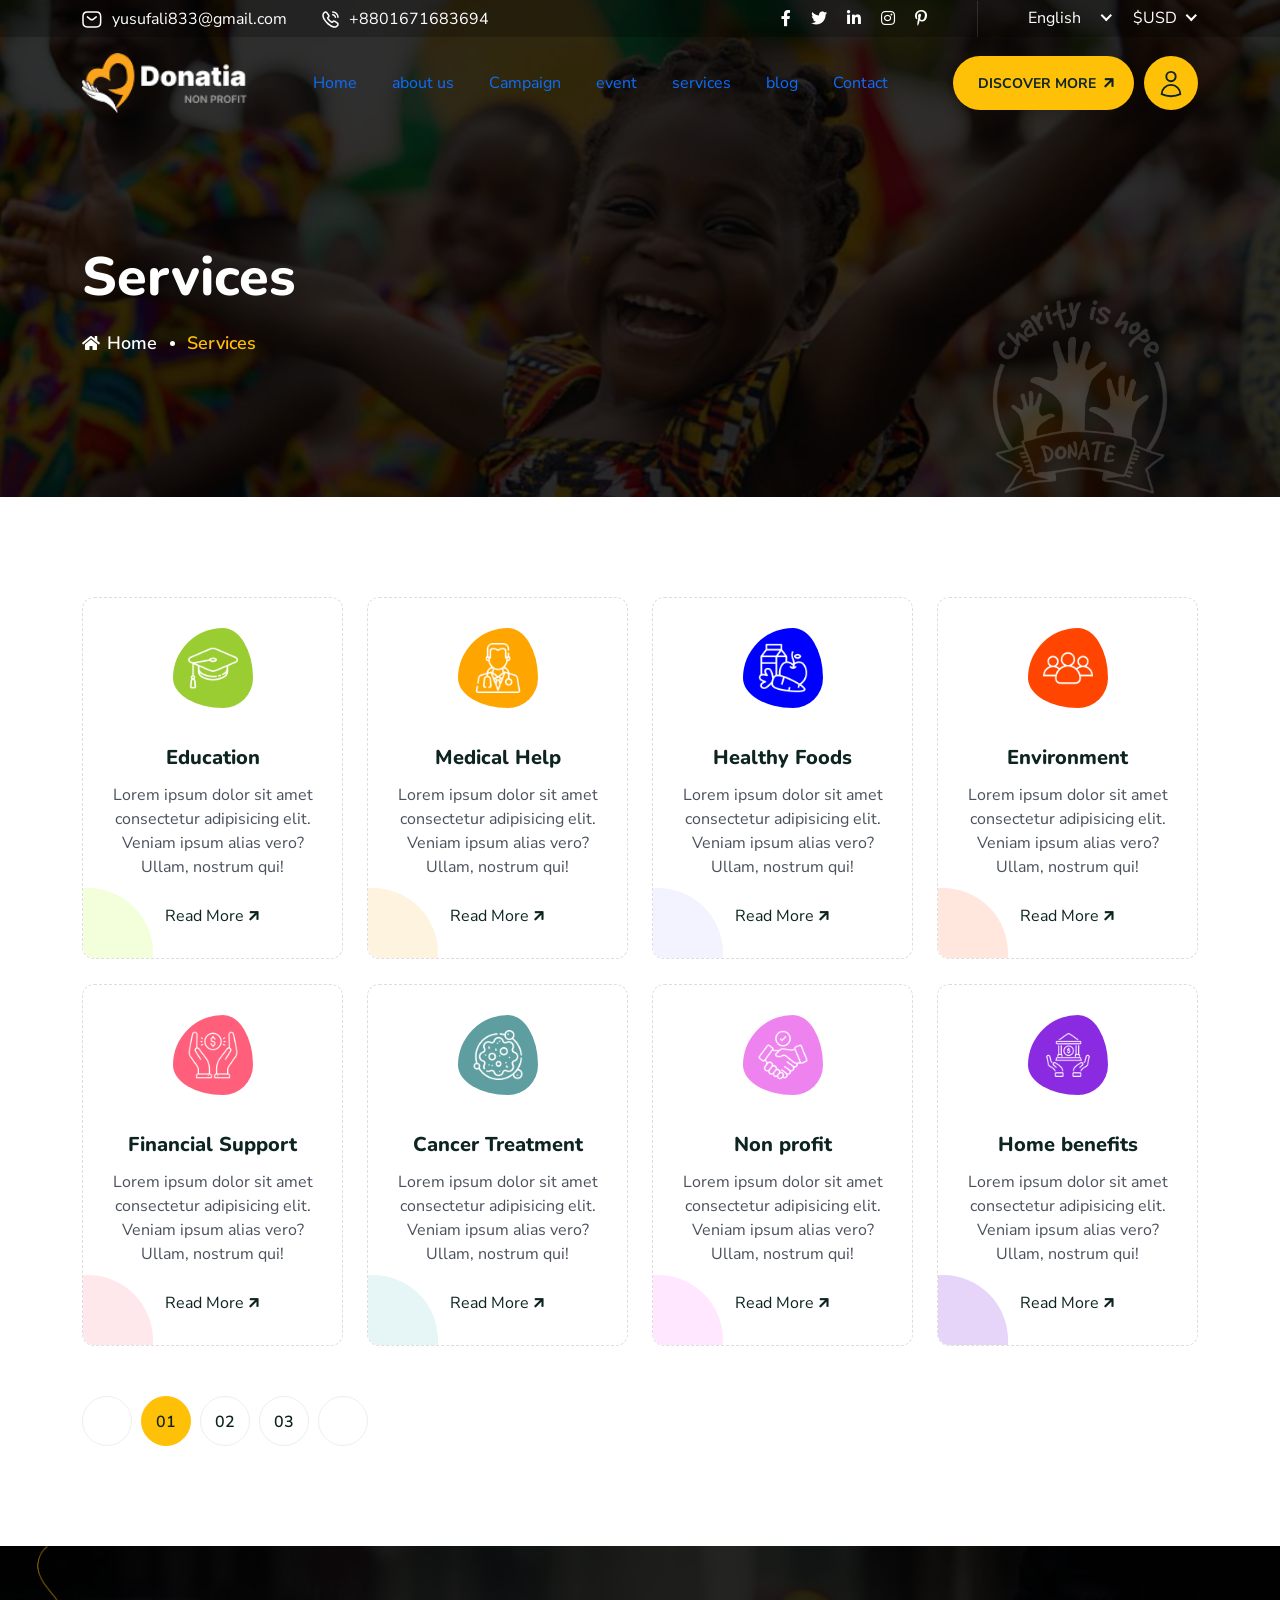
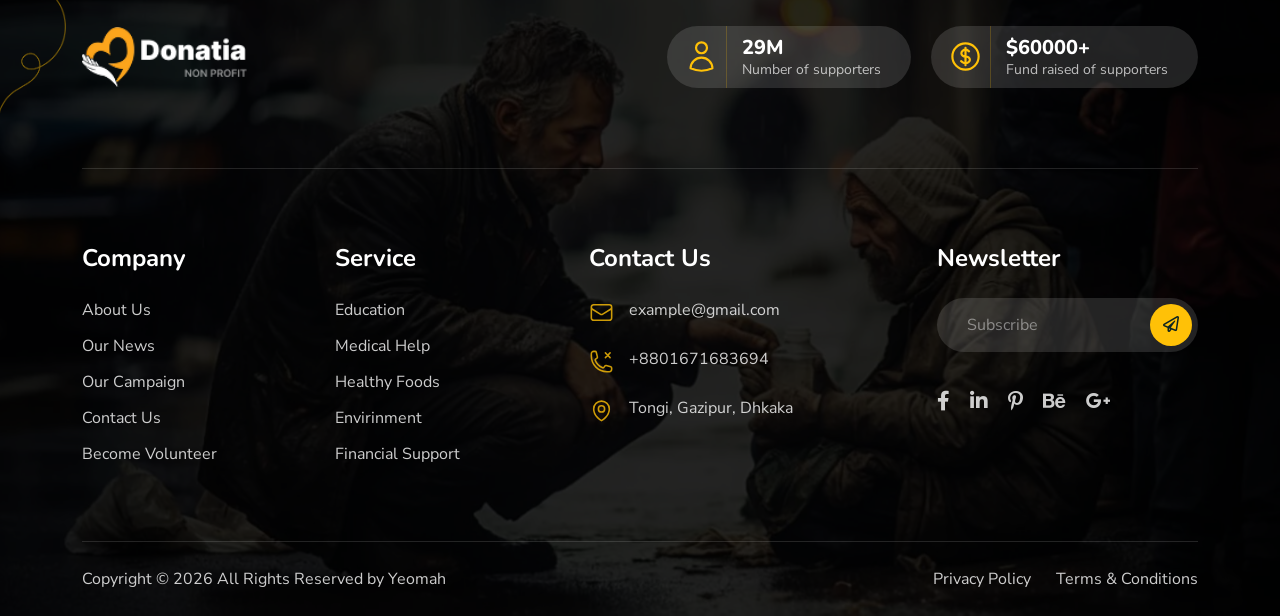
<file: services.html>
<!DOCTYPE html>
<html lang="en">

<head>
    <meta charset="UTF-8" />
    <meta name="viewport"
        content="width=device-width, initial-scale=1.0, maximum-scale=1.0, minimum-scale=1.0, user-scalable=no, target-densityDpi=device-dpi" />
    <title>Charity & Nonprofit</title>
    <link rel="icon" type="image/png" href="images/favicon.webp" />
    <link rel="stylesheet" href="css/all.min.css" />
    <link rel="stylesheet" href="css/bootstrap.min.css" />
    <link rel="stylesheet" href="css/nice-select.css" />
    <link rel="stylesheet" href="css/slick.css" />
    <link rel="stylesheet" href="css/select2.min.css" />
    <link rel="stylesheet" href="css/animated_barfiller.css" />
    <link rel="stylesheet" href="css/venobox.min.css" />
    <link rel="stylesheet" href="css/scroll_button.css" />
    <link rel="stylesheet" href="css/jquery.animatedheadline.css" />

    <link rel="stylesheet" href="css/spacing.css" />
    <link rel="stylesheet" href="css/style.css" />
    <link rel="stylesheet" href="css/responsive.css" />
    <!-- <link rel="stylesheet" href="css/rtl.css" /> -->
</head>

<body>
    <!-- Header start -->
    <header>
        <div class="container">
            <div class="row align-items-center">
                <div class="col-lg-6 d-none d-lg-block">
                    <ul class="header_info">
                        <li>
                            <span>
                                <img src="images/mail_icon.svg" alt="mail" class="img-fluid injectable" />
                            </span>
                            yusufali833@gmail.com
                        </li>
                        <li>
                            <span>
                                <img src="images/call_icon.svg" alt="mail" class="img-fluid injectable" />
                            </span>
                            +8801671683694
                        </li>
                    </ul>
                </div>
                <div class="col-lg-6">
                    <div class="header_right">
                        <ul class="icon d-none d-sm-flex">
                            <li>
                                <a href="#"><i class="fab fa-facebook-f"></i></a>
                            </li>
                            <li>
                                <a href="#"><i class="fab fa-twitter"></i></a>
                            </li>
                            <li>
                                <a href="#"><i class="fab fa-linkedin-in"></i></a>
                            </li>
                            <li>
                                <a href="#"><i class="fab fa-instagram"></i></a>
                            </li>
                            <li>
                                <a href="#"><i class="fab fa-pinterest-p"></i></a>
                            </li>
                        </ul>
                        <ul class="language_currency">
                            <li>
                                <select class="select_js">
                                    <option value="">English</option>
                                    <option value="">Japanese</option>
                                    <option value="">Korean</option>
                                    <option value="">Chinese</option>
                                    <option value="">Urdu</option>
                                </select>
                            </li>
                            <li>
                                <select class="select_js">
                                    <option value="">$USD</option>
                                    <option value="">₹INR</option>
                                    <option value="">¥CNY</option>
                                    <option value="">€EUR</option>
                                    <option value="">฿THB</option>
                                </select>
                            </li>
                        </ul>
                    </div>
                </div>
            </div>
        </div>
    </header>
    <!-- Header end -->

    <!-- Main menu start -->
    <nav class="navbar navbar-expand-lg main_menu">
        <div class="container">
            <a class="navbar-brand" href="index.html">
                <img src="images/logo.webp" alt="Logo" class="img-fluid w-100" />
            </a>
            <button class="navbar-toggler" type="button" data-bs-toggle="collapse"
                data-bs-target="#navbarSupportedContent" aria-controls="navbarSupportedContent" aria-expanded="false"
                aria-label="Toggle navigation">
                <svg xmlns="http://www.w3.org/2000/svg" fill="none" viewBox="0 0 24 24" stroke-width="1.5"
                    stroke="currentColor" class="size-6">
                    <path stroke-linecap="round" stroke-linejoin="round"
                        d="M3.75 6.75h16.5M3.75 12H12m-8.25 5.25h16.5" />
                </svg>
            </button>
            <div class="collapse navbar-collapse" id="navbarSupportedContent">
                <ul class="navbar-nav m-auto">
                    <li><a class="active" href="index.html">Home</a></li>
                            <li><a href="about.html">about us</a></li>
                            <li><a href="campaign.html">Campaign</a></li>
                            <li><a href="event.html">event</a></li>
                            <li><a href="services.html">services</a></li>
                            <li><a href="blog.html">blog</a></li>
                            <li><a href="contact.html">Contact</a></li>
                </ul>
                <div class="menu_right">
                    <a href="about_us.html" class="common_btn">discover more</a>
                    <div class="user_icon">
                        <a class="user_link" href="#">
                            <svg xmlns="http://www.w3.org/2000/svg" fill="none" viewBox="0 0 24 24" stroke-width="1.5"
                                stroke="currentColor" class="size-6">
                                <path stroke-linecap="round" stroke-linejoin="round"
                                    d="M15.75 6a3.75 3.75 0 1 1-7.5 0 3.75 3.75 0 0 1 7.5 0ZM4.501 20.118a7.5 7.5 0 0 1 14.998 0A17.933 17.933 0 0 1 12 21.75c-2.676 0-5.216-.584-7.499-1.632Z" />
                            </svg>
                        </a>
                        <ul>
                            <li><a href="dashboard_profile.html">Dashboard</a></li>
                            <li><a href="dashboard_profile.html">Profile</a></li>
                            <li>
                                <a href="dashboard_change_password.html">Change Password</a>
                            </li>
                            <li><a href="sign_in.html">sign out</a></li>
                        </ul>
                    </div>
                </div>
            </div>
        </div>
    </nav>
    <!-- Main menu end -->

    <!-- Breadcrumb start -->
    <section class="breadcrumb" style="background: url(images/breadcrumb_bg.webp);">
        <div class="breadcrumb_overlay">
            <div class="container">
                <div class="row">
                    <div class="col-12">
                        <div class="breadcrumb_text">
                            <h1>services</h1>
                            <ul>
                                <li><a href="index.html">Home</a></li>
                                <li>services</li>
                            </ul>
                        </div>
                    </div>
                </div>
            </div>
        </div>
    </section>
    <!-- Breadcrumb end -->

    <!-- Service page start -->
    <section class="service_page mt_75">
        <div class="container">
            <div class="row">
                <div class="col-xl-3 col-sm-6 col-lg-4">
                    <div class="service_item category_1">
                        <span class="icon">
                            <img src="images/category_icon_1.webp" alt="category" class="img-fluid w-100" />
                        </span>
                        <a class="title" href="service_details.html">Education</a>
                        <p>Lorem ipsum dolor sit amet consectetur adipisicing elit. Veniam ipsum alias vero? Ullam,
                            nostrum qui!</p>
                        <a class="read_btn" href="service_details.html">Read more <i class="fas fa-arrow-up"></i></a>
                    </div>
                </div>
                <div class="col-xl-3 col-sm-6 col-lg-4">
                    <div class="service_item category_2">
                        <span class="icon">
                            <img src="images/category_icon_2.webp" alt="category" class="img-fluid w-100" />
                        </span>
                        <a class="title" href="service_details.html">Medical Help</a>
                        <p>Lorem ipsum dolor sit amet consectetur adipisicing elit. Veniam ipsum alias vero? Ullam,
                            nostrum qui!</p>
                        <a class="read_btn" href="service_details.html">Read more <i class="fas fa-arrow-up"></i></a>
                    </div>
                </div>
                <div class="col-xl-3 col-sm-6 col-lg-4">
                    <div class="service_item category_3">
                        <span class="icon">
                            <img src="images/category_icon_3.webp" alt="category" class="img-fluid w-100" />
                        </span>
                        <a class="title" href="service_details.html">Healthy Foods</a>
                        <p>Lorem ipsum dolor sit amet consectetur adipisicing elit. Veniam ipsum alias vero? Ullam,
                            nostrum qui!</p>
                        <a class="read_btn" href="service_details.html">Read more <i class="fas fa-arrow-up"></i></a>
                    </div>
                </div>
                <div class="col-xl-3 col-sm-6 col-lg-4">
                    <div class="service_item category_4">
                        <span class="icon">
                            <img src="images/category_icon_4.webp" alt="category" class="img-fluid w-100" />
                        </span>
                        <a class="title" href="service_details.html">Environment</a>
                        <p>Lorem ipsum dolor sit amet consectetur adipisicing elit. Veniam ipsum alias vero? Ullam,
                            nostrum qui!</p>
                        <a class="read_btn" href="service_details.html">Read more <i class="fas fa-arrow-up"></i></a>
                    </div>
                </div>
                <div class="col-xl-3 col-sm-6 col-lg-4">
                    <div class="service_item category_5">
                        <span class="icon">
                            <img src="images/category_icon_5.webp" alt="category" class="img-fluid w-100" />
                        </span>
                        <a class="title" href="service_details.html">Financial Support</a>
                        <p>Lorem ipsum dolor sit amet consectetur adipisicing elit. Veniam ipsum alias vero? Ullam,
                            nostrum qui!</p>
                        <a class="read_btn" href="service_details.html">Read more <i class="fas fa-arrow-up"></i></a>
                    </div>
                </div>
                <div class="col-xl-3 col-sm-6 col-lg-4">
                    <div class="service_item category_6">
                        <span class="icon">
                            <img src="images/category_icon_6.webp" alt="category" class="img-fluid w-100" />
                        </span>
                        <a class="title" href="service_details.html">Cancer Treatment</a>
                        <p>Lorem ipsum dolor sit amet consectetur adipisicing elit. Veniam ipsum alias vero? Ullam,
                            nostrum qui!</p>
                        <a class="read_btn" href="service_details.html">Read more <i class="fas fa-arrow-up"></i></a>
                    </div>
                </div>
                <div class="col-xl-3 col-sm-6 col-lg-4">
                    <div class="service_item category_7">
                        <span class="icon">
                            <img src="images/category_icon_7.webp" alt="category" class="img-fluid w-100" />
                        </span>
                        <a class="title" href="service_details.html">Non profit</a>
                        <p>Lorem ipsum dolor sit amet consectetur adipisicing elit. Veniam ipsum alias vero? Ullam,
                            nostrum qui!</p>
                        <a class="read_btn" href="service_details.html">Read more <i class="fas fa-arrow-up"></i></a>
                    </div>
                </div>
                <div class="col-xl-3 col-sm-6 col-lg-4">
                    <div class="service_item category_8">
                        <span class="icon">
                            <img src="images/category_icon_8.webp" alt="category" class="img-fluid w-100" />
                        </span>
                        <a class="title" href="service_details.html">Home benefits</a>
                        <p>Lorem ipsum dolor sit amet consectetur adipisicing elit. Veniam ipsum alias vero? Ullam,
                            nostrum qui!</p>
                        <a class="read_btn" href="service_details.html">Read more <i class="fas fa-arrow-up"></i></a>
                    </div>
                </div>
            </div>
            <div class="pagination mt_50">
                <nav aria-label="Page navigation example">
                    <ul class="pagination justify-content-center">
                        <li class="page-item">
                            <a class="page-link" href="#" aria-label="Previous">
                                <i class="far fa-arrow-left"></i>
                            </a>
                        </li>
                        <li class="page-item"><a class="page-link active" href="#">01</a></li>
                        <li class="page-item"><a class="page-link" href="#">02</a></li>
                        <li class="page-item"><a class="page-link" href="#">03</a></li>
                        <li class="page-item">
                            <a class="page-link" href="#" aria-label="Next">
                                <i class="far fa-arrow-right"></i>
                            </a>
                        </li>
                    </ul>
                </nav>
            </div>
        </div>
    </section>
    <!-- Service page end -->

    <!-- Footer start -->
    <footer class="mt_100" style="background: url(images/footer_bg.webp)">
        <div class="footer_overlay pt_80">
            <div class="container">
                <div class="row">
                    <div class="col-12">
                        <div class="footer_top">
                            <a class="footer_logo" href="index.html">
                                <img src="images/logo.webp" alt="Logo" class="img-fluid w-100" />
                            </a>
                            <ul>
                                <li>
                                    <div class="icon">
                                        <svg xmlns="http://www.w3.org/2000/svg" fill="none" viewBox="0 0 24 24"
                                            stroke-width="1.5" stroke="currentColor" class="size-6">
                                            <path stroke-linecap="round" stroke-linejoin="round"
                                                d="M15.75 6a3.75 3.75 0 1 1-7.5 0 3.75 3.75 0 0 1 7.5 0ZM4.501 20.118a7.5 7.5 0 0 1 14.998 0A17.933 17.933 0 0 1 12 21.75c-2.676 0-5.216-.584-7.499-1.632Z" />
                                        </svg>
                                    </div>
                                    <h4>29M</h4>
                                    <p>Number of supporters</p>
                                </li>
                                <li>
                                    <div class="icon">
                                        <svg xmlns="http://www.w3.org/2000/svg" fill="none" viewBox="0 0 24 24"
                                            stroke-width="1.5" stroke="currentColor" class="size-6">
                                            <path stroke-linecap="round" stroke-linejoin="round"
                                                d="M12 6v12m-3-2.818.879.659c1.171.879 3.07.879 4.242 0 1.172-.879 1.172-2.303 0-3.182C13.536 12.219 12.768 12 12 12c-.725 0-1.45-.22-2.003-.659-1.106-.879-1.106-2.303 0-3.182s2.9-.879 4.006 0l.415.33M21 12a9 9 0 1 1-18 0 9 9 0 0 1 18 0Z" />
                                        </svg>
                                    </div>
                                    <h4>$60000+</h4>
                                    <p>Fund raised of supporters</p>
                                </li>
                            </ul>
                        </div>
                    </div>
                </div>
                <div class="row justify-content-between">
                    <div class="col-lg-2 col-sm-6">
                        <div class="footer_link">
                            <h3>company</h3>
                            <ul>
                                <li><a href="about_us.html">About Us</a></li>
                                <li><a href="blogs.html">Our News</a></li>
                                <li><a href="campaign_list.html">Our Campaign</a></li>
                                <li><a href="contact.html">Contact Us</a></li>
                                <li><a href="volunteer.html">become volunteer</a></li>
                            </ul>
                        </div>
                    </div>
                    <div class="col-lg-2 col-sm-6">
                        <div class="footer_link">
                            <h3>Service</h3>
                            <ul>
                                <li><a href="service_details.html">education</a></li>
                                <li><a href="service_details.html">Medical Help</a></li>
                                <li><a href="service_details.html">Healthy Foods</a></li>
                                <li><a href="service_details.html">envirinment</a></li>
                                <li><a href="service_details.html">financial support</a></li>
                            </ul>
                        </div>
                    </div>
                    <div class="col-lg-3 col-md-6">
                        <div class="footer_contact">
                            <h3>contact us</h3>
                            <ul>
                                <li>
                                    <span>
                                        <svg xmlns="http://www.w3.org/2000/svg" fill="none" viewBox="0 0 24 24"
                                            stroke-width="1.5" stroke="currentColor" class="size-6">
                                            <path stroke-linecap="round" stroke-linejoin="round"
                                                d="M21.75 6.75v10.5a2.25 2.25 0 0 1-2.25 2.25h-15a2.25 2.25 0 0 1-2.25-2.25V6.75m19.5 0A2.25 2.25 0 0 0 19.5 4.5h-15a2.25 2.25 0 0 0-2.25 2.25m19.5 0v.243a2.25 2.25 0 0 1-1.07 1.916l-7.5 4.615a2.25 2.25 0 0 1-2.36 0L3.32 8.91a2.25 2.25 0 0 1-1.07-1.916V6.75" />
                                        </svg>
                                    </span>
                                    example@gmail.com
                                </li>
                                <li>
                                    <span>
                                        <svg xmlns="http://www.w3.org/2000/svg" fill="none" viewBox="0 0 24 24"
                                            stroke-width="1.5" stroke="currentColor" class="size-6">
                                            <path stroke-linecap="round" stroke-linejoin="round"
                                                d="M15.75 3.75 18 6m0 0 2.25 2.25M18 6l2.25-2.25M18 6l-2.25 2.25m1.5 13.5c-8.284 0-15-6.716-15-15V4.5A2.25 2.25 0 0 1 4.5 2.25h1.372c.516 0 .966.351 1.091.852l1.106 4.423c.11.44-.054.902-.417 1.173l-1.293.97a1.062 1.062 0 0 0-.38 1.21 12.035 12.035 0 0 0 7.143 7.143c.441.162.928-.004 1.21-.38l.97-1.293a1.125 1.125 0 0 1 1.173-.417l4.423 1.106c.5.125.852.575.852 1.091V19.5a2.25 2.25 0 0 1-2.25 2.25h-2.25Z" />
                                        </svg>
                                    </span>
                                    +8801671683694
                                </li>
                                <li>
                                    <span>
                                        <svg xmlns="http://www.w3.org/2000/svg" fill="none" viewBox="0 0 24 24"
                                            stroke-width="1.5" stroke="currentColor" class="size-6">
                                            <path stroke-linecap="round" stroke-linejoin="round"
                                                d="M15 10.5a3 3 0 1 1-6 0 3 3 0 0 1 6 0Z" />
                                            <path stroke-linecap="round" stroke-linejoin="round"
                                                d="M19.5 10.5c0 7.142-7.5 11.25-7.5 11.25S4.5 17.642 4.5 10.5a7.5 7.5 0 1 1 15 0Z" />
                                        </svg>
                                    </span>
                                    Tongi, Gazipur, Dhkaka
                                </li>
                            </ul>
                        </div>
                    </div>
                    <div class="col-lg-3 col-md-6">
                        <div class="footer_newsletter">
                            <h3>newsletter</h3>
                            <form>
                                <input type="text" placeholder="Subscribe" />
                                <button type="submit">
                                    <i class="far fa-paper-plane"></i>
                                </button>
                            </form>
                            <ul>
                                <li>
                                    <a href="#"><i class="fab fa-facebook-f"></i></a>
                                </li>
                                <li>
                                    <a href="#"><i class="fab fa-linkedin-in"></i></a>
                                </li>
                                <li>
                                    <a href="#"><i class="fab fa-pinterest-p"></i></a>
                                </li>
                                <li>
                                    <a href="#"><i class="fab fa-behance"></i></a>
                                </li>
                                <li>
                                    <a href="#"><i class="fab fa-google-plus-g"></i></a>
                                </li>
                            </ul>
                        </div>
                    </div>
                </div>
            </div>
            <div class="footer_botton">
                <div class="container">
                    <div class="row">
                        <div class="col-12">
                            <div class="footer_botton_text">
                                <p>Copyright © 2026 All Rights Reserved by Yeomah</p>
                                <ul>
                                    <li><a href="privaacy_policy.html">Privacy Policy</a></li>
                                    <li>
                                        <a href="terms_condition.html">Terms & Conditions</a>
                                    </li>
                                </ul>
                            </div>
                        </div>
                    </div>
                </div>
            </div>
        </div>
    </footer>
    <!-- Footer end -->

    <!-- Scroll buton start -->
    <div class="progress-wrap">
        <svg class="progress-circle svg-content" width="100%" height="100%" viewBox="-1 -1 102 102">
            <path d="M50,1 a49,49 0 0,1 0,98 a49,49 0 0,1 0,-98" />
        </svg>
    </div>
    <!-- Scroll buton end -->

    <!--jquery library js-->
    <script src="js/jquery-3.7.1.min.js"></script>
    <!--bootstrap js-->
    <script src="js/bootstrap.bundle.min.js"></script>
    <!--font-awesome js-->
    <script src="js/Font-Awesome.js"></script>
    <!--svg inject js-->
    <script src="js/svg-inject.min.js"></script>
    <!--nice select js-->
    <script src="js/jquery.nice-select.min.js"></script>
    <!--slick js-->
    <script src="js/slick.min.js"></script>
    <!--venobox js-->
    <script src="js/venobox.min.js"></script>
    <!--waypoints js-->
    <script src="js/jquery.waypoints.min.js"></script>
    <!--countup js-->
    <script src="js/jquery.countup.min.js"></script>
    <!--marquee js-->
    <script src="js/jquery.marquee.min.js"></script>
    <!--barfiller js-->
    <script src="js/animated_barfiller.js"></script>
    <!--select2 js-->
    <script src="js/select2.min.js"></script>
    <!--sticky sidebar js-->
    <script src="js/sticky_sidebar.js"></script>
    <!--scroll button js-->
    <script src="js/scroll_button.js"></script>
    <!--animated eadline js-->
    <script src="js/jquery.animatedheadline.min.js"></script>
    <!--main/custom js-->
    <script src="js/main.js"></script>
</body>

</html>
</file>
<file: css/nice-select.css>
.nice-select {
  -webkit-tap-highlight-color: transparent;
  background-color: #fff;
  border-radius: 5px;
  border: solid 1px #e8e8e8;
  box-sizing: border-box;
  clear: both;
  cursor: pointer;
  display: block;
  float: left;
  font-family: inherit;
  font-size: 14px;
  font-weight: normal;
  height: 42px;
  line-height: 40px;
  outline: none;
  padding-left: 20px;
  padding-right: 20px;
  position: relative;
  text-align: left !important;
  -webkit-transition: all 0.2s ease-in-out;
  transition: all 0.2s ease-in-out;
  -webkit-user-select: none;
  -moz-user-select: none;
  -ms-user-select: none;
  user-select: none;
  white-space: nowrap;
  width: 100%;
}

.nice-select:hover {
  border-color: #dbdbdb;
}

.nice-select:active,
.nice-select.open,
.nice-select:focus {
  border-color: #999;
}

.nice-select:after {
  border-bottom: 2px solid #999;
  border-right: 2px solid #999;
  content: '';
  display: block;
  height: 8px;
  width: 8px;
  margin-top: -7px;
  pointer-events: none;
  position: absolute;
  right: 4px;
  top: 50%;
  -webkit-transform-origin: 66% 66%;
  -ms-transform-origin: 66% 66%;
  transform-origin: 66% 66%;
  -webkit-transform: rotate(45deg);
  -ms-transform: rotate(45deg);
  transform: rotate(45deg);
  -webkit-transition: all 0.15s ease-in-out;
  transition: all 0.15s ease-in-out;
  -moz-transition: all 0.15s ease-in-out;
  -ms-transition: all 0.15s ease-in-out;
  -o-transition: all 0.15s ease-in-out;
  -moz-transform: rotate(45deg);
  -o-transform: rotate(45deg);
}

.nice-select.open:after {
  transform: rotate(-135deg);
  -webkit-transform: rotate(-135deg);
  -ms-transform: rotate(-135deg);
  -moz-transform: rotate(-135deg);
  -o-transform: rotate(-135deg);
}

.nice-select.open .list {
  opacity: 1;
  pointer-events: auto;
  transform: scale(1) translateY(0);
  -moz-transform: scale(1) translateY(0);
  -o-transform: scale(1) translateY(0);
  -webkit-transform: scale(1) translateY(0);
  -ms-transform: scale(1) translateY(0);
}

.nice-select.disabled {
  border-color: #ededed;
  color: #999;
  pointer-events: none;
}

.nice-select.disabled:after {
  border-color: #cccccc;
}

.nice-select.wide {
  width: 100%;
}

.nice-select.wide .list {
  left: 0 !important;
  right: 0 !important;
}

.nice-select.right {
  float: right;
}

.nice-select.right .list {
  left: auto;
  right: 0;
}

.nice-select.small {
  font-size: 12px;
  height: 36px;
  line-height: 34px;
}

.nice-select.small:after {
  height: 4px;
  width: 4px;
}

.nice-select.small .option {
  line-height: 34px;
  min-height: 34px;
}

.nice-select .list {
  background-color: #fff;
  box-shadow: rgba(149, 157, 165, 0.2) 0px 8px 24px;
  box-sizing: border-box;
  opacity: 0;
  overflow: hidden;
  pointer-events: none;
  position: absolute;
  top: 100%;
  left: 0;
  -webkit-transform-origin: 50% 0;
  -ms-transform-origin: 50% 0;
  transform-origin: 50% 0;
  -webkit-transform: scale(0.75) translateY(-21px);
  -ms-transform: scale(0.75) translateY(-21px);
  transform: scale(0.75) translateY(-21px);
  -webkit-transition: all 0.2s cubic-bezier(0.5, 0, 0, 1.25), opacity 0.15s ease-out;
  transition: all 0.2s cubic-bezier(0.5, 0, 0, 1.25), opacity 0.15s ease-out;
  z-index: 9;
  width: auto;
  border-radius: 10px;
  display: flex;
  flex-direction: column;
  gap: 0px;
  padding: 7px 0px;
}

.nice-select .list:hover .option:not(:hover) {
  background-color: transparent !important;
}

.nice-select .option {
  cursor: pointer;
  font-weight: 400;
  list-style: none;
  outline: none;
  padding-left: 15px;
  padding-right: 20px;
  text-align: left;
  transition: all 0.2s;
  -webkit-transition: all 0.2s;
  -moz-transition: all 0.2s;
  -ms-transition: all 0.2s;
  -o-transition: all 0.2s;
  color: var(--paraColor);
}

.nice-select .option:hover,
.nice-select .option.focus,
.nice-select .option.selected.focus {
  background-color: var(--colorLightBg);
}

.nice-select .option.selected {
  font-weight: bold;
  color: var(--colorBlack);
}

.nice-select .option.disabled {
  background-color: transparent;
  color: #999;
  cursor: default;
}

.no-csspointerevents .nice-select .list {
  display: none;
}

.no-csspointerevents .nice-select.open .list {
  display: block;
}
</file>
<file: css/scroll_button.css>
.progress-wrap {
    position: fixed;
    right: 50px;
    bottom: 50px;
    height: 46px;
    width: 46px;
    cursor: pointer;
    display: block;
    border-radius: 50px;
    box-shadow: inset 0 0 0 2px rgba(0, 0, 0, 0.2);
    background: var(--colorWhite);
    z-index: 10000;
    opacity: 0;
    visibility: hidden;
    transition: all 200ms linear;
    -webkit-transition: all 200ms linear;
    -moz-transition: all 200ms linear;
    -ms-transition: all 200ms linear;
    -o-transition: all 200ms linear;
    transform: translateY(15px);
    -webkit-transform: translateY(15px);
    -moz-transform: translateY(15px);
    -ms-transform: translateY(15px);
    -o-transform: translateY(15px);
}

.progress-wrap.active-progress {
    opacity: 1;
    visibility: visible;
    transform: translateY(0);
    -webkit-transform: translateY(0);
    -moz-transform: translateY(0);
    -ms-transform: translateY(0);
    -o-transform: translateY(0);
}

.progress-wrap::after {
    position: absolute;
    font-family: 'Font Awesome 5 Free';
    font-weight: 900;
    content: '\f062';
    text-align: center;
    line-height: 46px;
    font-size: 18px;
    color: var(--colorBlack);
    left: 0;
    top: 0;
    height: 46px;
    width: 46px;
    cursor: pointer;
    display: block;
    z-index: 1;
    transition: all 200ms linear;
    -webkit-transition: all 200ms linear;
    -moz-transition: all 200ms linear;
    -ms-transition: all 200ms linear;
    -o-transition: all 200ms linear;
}

.lightScrollIcon::after {
    color: #ecedf3 !important;
}

.progress-wrap:hover::after {
    opacity: 0;
}

.progress-wrap::before {
    position: absolute;
    font-family: 'Font Awesome 5 Free';
    font-weight: 900;
    content: '\f062';
    text-align: center;
    line-height: 46px;
    font-size: 18px;
    opacity: 0;
    background-image: linear-gradient(298deg, var(--colorBlack), var(--colorBlack));
    -webkit-background-clip: text;
    -webkit-text-fill-color: transparent;
    left: 0;
    top: 0;
    height: 46px;
    width: 46px;
    cursor: pointer;
    display: block;
    z-index: 2;
    transition: all 200ms linear;
    -webkit-transition: all 200ms linear;
    -moz-transition: all 200ms linear;
    -ms-transition: all 200ms linear;
    -o-transition: all 200ms linear;
}

.progress-wrap:hover::before {
    opacity: 1;
}

.progress-wrap svg path {
    fill: none;
}

.progress-wrap svg.progress-circle path {
    stroke: var(--colorBlack);
    stroke-width: 4;
    box-sizing: border-box;
    transition: all 200ms linear;
    -webkit-transition: all 200ms linear;
    -moz-transition: all 200ms linear;
    -ms-transition: all 200ms linear;
    -o-transition: all 200ms linear;
}
</file>
<file: css/spacing.css>
/**
 * File Type: Custom Spacing (margin and padding) classes
 * Author: Mahamudul Hassan Sazal
 * Author Website: http://www.freelancersazal.com
 * Author Email: sazal1912@gmail.com
 */

 
/* ------------------------------------------ */
/* Margin All */
/* ------------------------------------------ */
.m_0 {margin: 0px !important;}
.m_5 {margin: 5px !important;}
.m_10 {margin: 10px !important;}
.m_15 {margin: 15px !important;}
.m_20 {margin: 20px !important;}
.m_25 {margin: 25px !important;}
.m_30 {margin: 30px !important;}
.m_35 {margin: 35px !important;}
.m_40 {margin: 40px !important;}
.m_45 {margin: 45px !important;}
.m_50 {margin: 50px !important;}
.m_55 {margin: 55px !important;}
.m_60 {margin: 60px !important;}
.m_65 {margin: 65px !important;}
.m_70 {margin: 70px !important;}
.m_75 {margin: 75px !important;}
.m_80 {margin: 80px !important;}
.m_85 {margin: 85px !important;}
.m_90 {margin: 90px !important;}
.m_95 {margin: 95px !important;}
.m_100 {margin: 100px !important;}
.m_105 {margin: 105px !important;}
.m_110 {margin: 110px !important;}
.m_115 {margin: 115px !important;}
.m_120 {margin: 120px !important;}
.m_125 {margin: 125px !important;}
.m_130 {margin: 130px !important;}
.m_135 {margin: 135px !important;}
.m_140 {margin: 140px !important;}
.m_145 {margin: 145px !important;}
.m_150 {margin: 150px !important;}
.m_155 {margin: 155px !important;}
.m_160 {margin: 160px !important;}
.m_165 {margin: 165px !important;}
.m_170 {margin: 170px !important;}
.m_175 {margin: 175px !important;}
.m_180 {margin: 180px !important;}
.m_185 {margin: 185px !important;}
.m_190 {margin: 190px !important;}
.m_195 {margin: 195px !important;}
.m_200 {margin: 200px !important;}
.m_205 {margin: 205px !important;}
.m_210 {margin: 210px !important;}
.m_215 {margin: 215px !important;}
.m_220 {margin: 220px !important;}
.m_225 {margin: 225px !important;}
.m_230 {margin: 230px !important;}
.m_235 {margin: 235px !important;}
.m_240 {margin: 240px !important;}
.m_245 {margin: 245px !important;}
.m_250 {margin: 250px !important;}



/* ------------------------------------------ */
/* Margin Top */
/* ------------------------------------------ */
.mt_0 {margin-top: 0px !important;}
.mt_5 {margin-top: 5px !important;}
.mt_10 {margin-top: 10px !important;}
.mt_15 {margin-top: 15px !important;}
.mt_20 {margin-top: 20px !important;}
.mt_25 {margin-top: 25px !important;}
.mt_30 {margin-top: 30px !important;}
.mt_35 {margin-top: 35px !important;}
.mt_40 {margin-top: 40px !important;}
.mt_45 {margin-top: 45px !important;}
.mt_50 {margin-top: 50px !important;}
.mt_55 {margin-top: 55px !important;}
.mt_60 {margin-top: 60px !important;}
.mt_65 {margin-top: 65px !important;}
.mt_70 {margin-top: 70px !important;}
.mt_75 {margin-top: 75px !important;}
.mt_80 {margin-top: 80px !important;}
.mt_85 {margin-top: 85px !important;}
.mt_90 {margin-top: 90px !important;}
.mt_95 {margin-top: 95px !important;}
.mt_100 {margin-top: 100px !important;}
.mt_105 {margin-top: 105px !important;}
.mt_110 {margin-top: 110px !important;}
.mt_115 {margin-top: 115px !important;}
.mt_120 {margin-top: 120px !important;}
.mt_125 {margin-top: 125px !important;}
.mt_130 {margin-top: 130px !important;}
.mt_135 {margin-top: 135px !important;}
.mt_140 {margin-top: 140px !important;}
.mt_145 {margin-top: 145px !important;}
.mt_150 {margin-top: 150px !important;}
.mt_155 {margin-top: 155px !important;}
.mt_160 {margin-top: 160px !important;}
.mt_165 {margin-top: 165px !important;}
.mt_170 {margin-top: 170px !important;}
.mt_175 {margin-top: 175px !important;}
.mt_180 {margin-top: 180px !important;}
.mt_185 {margin-top: 185px !important;}
.mt_190 {margin-top: 190px !important;}
.mt_195 {margin-top: 195px !important;}
.mt_200 {margin-top: 200px !important;}
.mt_205 {margin-top: 205px !important;}
.mt_210 {margin-top: 210px !important;}
.mt_215 {margin-top: 215px !important;}
.mt_220 {margin-top: 220px !important;}
.mt_225 {margin-top: 225px !important;}
.mt_230 {margin-top: 230px !important;}
.mt_235 {margin-top: 235px !important;}
.mt_240 {margin-top: 240px !important;}
.mt_245 {margin-top: 245px !important;}
.mt_250 {margin-top: 250px !important;}



/* ------------------------------------------ */
/* Margin Bottom */
/* ------------------------------------------ */
.mb_0 {margin-bottom: 0px !important;}
.mb_5 {margin-bottom: 5px !important;}
.mb_10 {margin-bottom: 10px !important;}
.mb_15 {margin-bottom: 15px !important;}
.mb_20 {margin-bottom: 20px !important;}
.mb_25 {margin-bottom: 25px !important;}
.mb_30 {margin-bottom: 30px !important;}
.mb_35 {margin-bottom: 35px !important;}
.mb_40 {margin-bottom: 40px !important;}
.mb_45 {margin-bottom: 45px !important;}
.mb_50 {margin-bottom: 50px !important;}
.mb_55 {margin-bottom: 55px !important;}
.mb_60 {margin-bottom: 60px !important;}
.mb_65 {margin-bottom: 65px !important;}
.mb_70 {margin-bottom: 70px !important;}
.mb_75 {margin-bottom: 75px !important;}
.mb_80 {margin-bottom: 80px !important;}
.mb_85 {margin-bottom: 85px !important;}
.mb_90 {margin-bottom: 90px !important;}
.mb_95 {margin-bottom: 95px !important;}
.mb_100 {margin-bottom: 100px !important;}
.mb_105 {margin-bottom: 105px !important;}
.mb_110 {margin-bottom: 110px !important;}
.mb_115 {margin-bottom: 115px !important;}
.mb_120 {margin-bottom: 120px !important;}
.mb_125 {margin-bottom: 125px !important;}
.mb_130 {margin-bottom: 130px !important;}
.mb_135 {margin-bottom: 135px !important;}
.mb_140 {margin-bottom: 140px !important;}
.mb_145 {margin-bottom: 145px !important;}
.mb_150 {margin-bottom: 150px !important;}
.mb_155 {margin-bottom: 155px !important;}
.mb_160 {margin-bottom: 160px !important;}
.mb_165 {margin-bottom: 165px !important;}
.mb_170 {margin-bottom: 170px !important;}
.mb_175 {margin-bottom: 175px !important;}
.mb_180 {margin-bottom: 180px !important;}
.mb_185 {margin-bottom: 185px !important;}
.mb_190 {margin-bottom: 190px !important;}
.mb_195 {margin-bottom: 195px !important;}
.mb_200 {margin-bottom: 200px !important;}
.mb_205 {margin-bottom: 205px !important;}
.mb_210 {margin-bottom: 210px !important;}
.mb_215 {margin-bottom: 215px !important;}
.mb_220 {margin-bottom: 220px !important;}
.mb_225 {margin-bottom: 225px !important;}
.mb_230 {margin-bottom: 230px !important;}
.mb_235 {margin-bottom: 235px !important;}
.mb_240 {margin-bottom: 240px !important;}
.mb_245 {margin-bottom: 245px !important;}
.mb_250 {margin-bottom: 250px !important;}



/* ------------------------------------------ */
/* Margin Left */
/* ------------------------------------------ */
.ml_0 {margin-left: 0px !important;}
.ml_5 {margin-left: 5px !important;}
.ml_10 {margin-left: 10px !important;}
.ml_15 {margin-left: 15px !important;}
.ml_20 {margin-left: 20px !important;}
.ml_25 {margin-left: 25px !important;}
.ml_30 {margin-left: 30px !important;}
.ml_35 {margin-left: 35px !important;}
.ml_40 {margin-left: 40px !important;}
.ml_45 {margin-left: 45px !important;}
.ml_50 {margin-left: 50px !important;}
.ml_55 {margin-left: 55px !important;}
.ml_60 {margin-left: 60px !important;}
.ml_65 {margin-left: 65px !important;}
.ml_70 {margin-left: 70px !important;}
.ml_75 {margin-left: 75px !important;}
.ml_80 {margin-left: 80px !important;}
.ml_85 {margin-left: 85px !important;}
.ml_90 {margin-left: 90px !important;}
.ml_95 {margin-left: 95px !important;}
.ml_100 {margin-left: 100px !important;}
.ml_105 {margin-left: 105px !important;}
.ml_110 {margin-left: 110px !important;}
.ml_115 {margin-left: 115px !important;}
.ml_120 {margin-left: 120px !important;}
.ml_125 {margin-left: 125px !important;}
.ml_130 {margin-left: 130px !important;}
.ml_135 {margin-left: 135px !important;}
.ml_140 {margin-left: 140px !important;}
.ml_145 {margin-left: 145px !important;}
.ml_150 {margin-left: 150px !important;}
.ml_155 {margin-left: 155px !important;}
.ml_160 {margin-left: 160px !important;}
.ml_165 {margin-left: 165px !important;}
.ml_170 {margin-left: 170px !important;}
.ml_175 {margin-left: 175px !important;}
.ml_180 {margin-left: 180px !important;}
.ml_185 {margin-left: 185px !important;}
.ml_190 {margin-left: 190px !important;}
.ml_195 {margin-left: 195px !important;}
.ml_200 {margin-left: 200px !important;}
.ml_205 {margin-left: 205px !important;}
.ml_210 {margin-left: 210px !important;}
.ml_215 {margin-left: 215px !important;}
.ml_220 {margin-left: 220px !important;}
.ml_225 {margin-left: 225px !important;}
.ml_230 {margin-left: 230px !important;}
.ml_235 {margin-left: 235px !important;}
.ml_240 {margin-left: 240px !important;}
.ml_245 {margin-left: 245px !important;}
.ml_250 {margin-left: 250px !important;}


/* ------------------------------------------ */
/* Margin Right */
/* ------------------------------------------ */
.mr_0 {margin-right: 0px !important;}
.mr_5 {margin-right: 5px !important;}
.mr_10 {margin-right: 10px !important;}
.mr_15 {margin-right: 15px !important;}
.mr_20 {margin-right: 20px !important;}
.mr_25 {margin-right: 25px !important;}
.mr_30 {margin-right: 30px !important;}
.mr_35 {margin-right: 35px !important;}
.mr_40 {margin-right: 40px !important;}
.mr_45 {margin-right: 45px !important;}
.mr_50 {margin-right: 50px !important;}
.mr_55 {margin-right: 55px !important;}
.mr_60 {margin-right: 60px !important;}
.mr_65 {margin-right: 65px !important;}
.mr_70 {margin-right: 70px !important;}
.mr_75 {margin-right: 75px !important;}
.mr_80 {margin-right: 80px !important;}
.mr_85 {margin-right: 85px !important;}
.mr_90 {margin-right: 90px !important;}
.mr_95 {margin-right: 95px !important;}
.mr_100 {margin-right: 100px !important;}
.mr_105 {margin-right: 105px !important;}
.mr_110 {margin-right: 110px !important;}
.mr_115 {margin-right: 115px !important;}
.mr_120 {margin-right: 120px !important;}
.mr_125 {margin-right: 125px !important;}
.mr_130 {margin-right: 130px !important;}
.mr_135 {margin-right: 135px !important;}
.mr_140 {margin-right: 140px !important;}
.mr_145 {margin-right: 145px !important;}
.mr_150 {margin-right: 150px !important;}
.mr_155 {margin-right: 155px !important;}
.mr_160 {margin-right: 160px !important;}
.mr_165 {margin-right: 165px !important;}
.mr_170 {margin-right: 170px !important;}
.mr_175 {margin-right: 175px !important;}
.mr_180 {margin-right: 180px !important;}
.mr_185 {margin-right: 185px !important;}
.mr_190 {margin-right: 190px !important;}
.mr_195 {margin-right: 195px !important;}
.mr_200 {margin-right: 200px !important;}
.mr_205 {margin-right: 205px !important;}
.mr_210 {margin-right: 210px !important;}
.mr_215 {margin-right: 215px !important;}
.mr_220 {margin-right: 220px !important;}
.mr_225 {margin-right: 225px !important;}
.mr_230 {margin-right: 230px !important;}
.mr_235 {margin-right: 235px !important;}
.mr_240 {margin-right: 240px !important;}
.mr_245 {margin-right: 245px !important;}
.mr_250 {margin-right: 250px !important;}





/* ------------------------------------------ */
/* Padding All */
/* ------------------------------------------ */
.p_0 {padding: 0px !important;}
.p_5 {padding: 5px !important;}
.p_10 {padding: 10px !important;}
.p_15 {padding: 15px !important;}
.p_20 {padding: 20px !important;}
.p_25 {padding: 25px !important;}
.p_30 {padding: 30px !important;}
.p_35 {padding: 35px !important;}
.p_40 {padding: 40px !important;}
.p_45 {padding: 45px !important;}
.p_50 {padding: 50px !important;}
.p_55 {padding: 55px !important;}
.p_60 {padding: 60px !important;}
.p_65 {padding: 65px !important;}
.p_70 {padding: 70px !important;}
.p_75 {padding: 75px !important;}
.p_80 {padding: 80px !important;}
.p_85 {padding: 85px !important;}
.p_90 {padding: 90px !important;}
.p_95 {padding: 95px !important;}
.p_100 {padding: 100px !important;}
.p_105 {padding: 105px !important;}
.p_110 {padding: 110px !important;}
.p_115 {padding: 115px !important;}
.p_120 {padding: 120px !important;}
.p_125 {padding: 125px !important;}
.p_130 {padding: 130px !important;}
.p_135 {padding: 135px !important;}
.p_140 {padding: 140px !important;}
.p_145 {padding: 145px !important;}
.p_150 {padding: 150px !important;}
.p_155 {padding: 155px !important;}
.p_160 {padding: 160px !important;}
.p_165 {padding: 165px !important;}
.p_170 {padding: 170px !important;}
.p_175 {padding: 175px !important;}
.p_180 {padding: 180px !important;}
.p_185 {padding: 185px !important;}
.p_190 {padding: 190px !important;}
.p_195 {padding: 195px !important;}
.p_200 {padding: 200px !important;}
.p_205 {padding: 205px !important;}
.p_210 {padding: 210px !important;}
.p_215 {padding: 215px !important;}
.p_220 {padding: 220px !important;}
.p_225 {padding: 225px !important;}
.p_230 {padding: 230px !important;}
.p_235 {padding: 235px !important;}
.p_240 {padding: 240px !important;}
.p_245 {padding: 245px !important;}
.p_250 {padding: 250px !important;}



/* ------------------------------------------ */
/* Padding Top */
/* ------------------------------------------ */
.pt_0 {padding-top: 0px !important;}
.pt_5 {padding-top: 5px !important;}
.pt_10 {padding-top: 10px !important;}
.pt_15 {padding-top: 15px !important;}
.pt_20 {padding-top: 20px !important;}
.pt_25 {padding-top: 25px !important;}
.pt_30 {padding-top: 30px !important;}
.pt_35 {padding-top: 35px !important;}
.pt_40 {padding-top: 40px !important;}
.pt_45 {padding-top: 45px !important;}
.pt_50 {padding-top: 50px !important;}
.pt_55 {padding-top: 55px !important;}
.pt_60 {padding-top: 60px !important;}
.pt_65 {padding-top: 65px !important;}
.pt_70 {padding-top: 70px !important;}
.pt_75 {padding-top: 75px !important;}
.pt_80 {padding-top: 80px !important;}
.pt_85 {padding-top: 85px !important;}
.pt_90 {padding-top: 90px !important;}
.pt_95 {padding-top: 95px !important;}
.pt_100 {padding-top: 100px !important;}
.pt_105 {padding-top: 105px !important;}
.pt_110 {padding-top: 110px !important;}
.pt_115 {padding-top: 115px !important;}
.pt_120 {padding-top: 120px !important;}
.pt_125 {padding-top: 125px !important;}
.pt_130 {padding-top: 130px !important;}
.pt_135 {padding-top: 135px !important;}
.pt_140 {padding-top: 140px !important;}
.pt_145 {padding-top: 145px !important;}
.pt_150 {padding-top: 150px !important;}
.pt_155 {padding-top: 155px !important;}
.pt_160 {padding-top: 160px !important;}
.pt_165 {padding-top: 165px !important;}
.pt_170 {padding-top: 170px !important;}
.pt_175 {padding-top: 175px !important;}
.pt_180 {padding-top: 180px !important;}
.pt_185 {padding-top: 185px !important;}
.pt_190 {padding-top: 190px !important;}
.pt_195 {padding-top: 195px !important;}
.pt_200 {padding-top: 200px !important;}
.pt_205 {padding-top: 205px !important;}
.pt_210 {padding-top: 210px !important;}
.pt_215 {padding-top: 215px !important;}
.pt_220 {padding-top: 220px !important;}
.pt_225 {padding-top: 225px !important;}
.pt_230 {padding-top: 230px !important;}
.pt_235 {padding-top: 235px !important;}
.pt_240 {padding-top: 240px !important;}
.pt_245 {padding-top: 245px !important;}
.pt_250 {padding-top: 250px !important;}



/* ------------------------------------------ */
/* Padding Bottom */
/* ------------------------------------------ */
.pb_0 {padding-bottom: 0px !important;}
.pb_5 {padding-bottom: 5px !important;}
.pb_10 {padding-bottom: 10px !important;}
.pb_15 {padding-bottom: 15px !important;}
.pb_20 {padding-bottom: 20px !important;}
.pb_25 {padding-bottom: 25px !important;}
.pb_30 {padding-bottom: 30px !important;}
.pb_35 {padding-bottom: 35px !important;}
.pb_40 {padding-bottom: 40px !important;}
.pb_45 {padding-bottom: 45px !important;}
.pb_50 {padding-bottom: 50px !important;}
.pb_55 {padding-bottom: 55px !important;}
.pb_60 {padding-bottom: 60px !important;}
.pb_65 {padding-bottom: 65px !important;}
.pb_70 {padding-bottom: 70px !important;}
.pb_75 {padding-bottom: 75px !important;}
.pb_80 {padding-bottom: 80px !important;}
.pb_85 {padding-bottom: 85px !important;}
.pb_90 {padding-bottom: 90px !important;}
.pb_95 {padding-bottom: 95px !important;}
.pb_100 {padding-bottom: 100px !important;}
.pb_105 {padding-bottom: 105px !important;}
.pb_110 {padding-bottom: 110px !important;}
.pb_115 {padding-bottom: 115px !important;}
.pb_120 {padding-bottom: 120px !important;}
.pb_125 {padding-bottom: 125px !important;}
.pb_130 {padding-bottom: 130px !important;}
.pb_135 {padding-bottom: 135px !important;}
.pb_140 {padding-bottom: 140px !important;}
.pb_145 {padding-bottom: 145px !important;}
.pb_150 {padding-bottom: 150px !important;}
.pb_155 {padding-bottom: 155px !important;}
.pb_160 {padding-bottom: 160px !important;}
.pb_165 {padding-bottom: 165px !important;}
.pb_170 {padding-bottom: 170px !important;}
.pb_175 {padding-bottom: 175px !important;}
.pb_180 {padding-bottom: 180px !important;}
.pb_185 {padding-bottom: 185px !important;}
.pb_190 {padding-bottom: 190px !important;}
.pb_195 {padding-bottom: 195px !important;}
.pb_200 {padding-bottom: 200px !important;}
.pb_205 {padding-bottom: 205px !important;}
.pb_210 {padding-bottom: 210px !important;}
.pb_215 {padding-bottom: 215px !important;}
.pb_220 {padding-bottom: 220px !important;}
.pb_225 {padding-bottom: 225px !important;}
.pb_230 {padding-bottom: 230px !important;}
.pb_235 {padding-bottom: 235px !important;}
.pb_240 {padding-bottom: 240px !important;}
.pb_245 {padding-bottom: 245px !important;}
.pb_250 {padding-bottom: 250px !important;}



/* ------------------------------------------ */
/* Padding Left */
/* ------------------------------------------ */
.pl_0 {padding-left: 0px !important;}
.pl_5 {padding-left: 5px !important;}
.pl_10 {padding-left: 10px !important;}
.pl_15 {padding-left: 15px !important;}
.pl_20 {padding-left: 20px !important;}
.pl_25 {padding-left: 25px !important;}
.pl_30 {padding-left: 30px !important;}
.pl_35 {padding-left: 35px !important;}
.pl_40 {padding-left: 40px !important;}
.pl_45 {padding-left: 45px !important;}
.pl_50 {padding-left: 50px !important;}
.pl_55 {padding-left: 55px !important;}
.pl_60 {padding-left: 60px !important;}
.pl_65 {padding-left: 65px !important;}
.pl_70 {padding-left: 70px !important;}
.pl_75 {padding-left: 75px !important;}
.pl_80 {padding-left: 80px !important;}
.pl_85 {padding-left: 85px !important;}
.pl_90 {padding-left: 90px !important;}
.pl_95 {padding-left: 95px !important;}
.pl_100 {padding-left: 100px !important;}
.pl_105 {padding-left: 105px !important;}
.pl_110 {padding-left: 110px !important;}
.pl_115 {padding-left: 115px !important;}
.pl_120 {padding-left: 120px !important;}
.pl_125 {padding-left: 125px !important;}
.pl_130 {padding-left: 130px !important;}
.pl_135 {padding-left: 135px !important;}
.pl_140 {padding-left: 140px !important;}
.pl_145 {padding-left: 145px !important;}
.pl_150 {padding-left: 150px !important;}
.pl_155 {padding-left: 155px !important;}
.pl_160 {padding-left: 160px !important;}
.pl_165 {padding-left: 165px !important;}
.pl_170 {padding-left: 170px !important;}
.pl_175 {padding-left: 175px !important;}
.pl_180 {padding-left: 180px !important;}
.pl_185 {padding-left: 185px !important;}
.pl_190 {padding-left: 190px !important;}
.pl_195 {padding-left: 195px !important;}
.pl_200 {padding-left: 200px !important;}
.pl_205 {padding-left: 205px !important;}
.pl_210 {padding-left: 210px !important;}
.pl_215 {padding-left: 215px !important;}
.pl_220 {padding-left: 220px !important;}
.pl_225 {padding-left: 225px !important;}
.pl_230 {padding-left: 230px !important;}
.pl_235 {padding-left: 235px !important;}
.pl_240 {padding-left: 240px !important;}
.pl_245 {padding-left: 245px !important;}
.pl_250 {padding-left: 250px !important;}


/* ------------------------------------------ */
/* Padding Right */
/* ------------------------------------------ */
.pr_0 {padding-right: 0px !important;}
.pr_5 {padding-right: 5px !important;}
.pr_10 {padding-right: 10px !important;}
.pr_15 {padding-right: 15px !important;}
.pr_20 {padding-right: 20px !important;}
.pr_25 {padding-right: 25px !important;}
.pr_30 {padding-right: 30px !important;}
.pr_35 {padding-right: 35px !important;}
.pr_40 {padding-right: 40px !important;}
.pr_45 {padding-right: 45px !important;}
.pr_50 {padding-right: 50px !important;}
.pr_55 {padding-right: 55px !important;}
.pr_60 {padding-right: 60px !important;}
.pr_65 {padding-right: 65px !important;}
.pr_70 {padding-right: 70px !important;}
.pr_75 {padding-right: 75px !important;}
.pr_80 {padding-right: 80px !important;}
.pr_85 {padding-right: 85px !important;}
.pr_90 {padding-right: 90px !important;}
.pr_95 {padding-right: 95px !important;}
.pr_100 {padding-right: 100px !important;}
.pr_105 {padding-right: 105px !important;}
.pr_110 {padding-right: 110px !important;}
.pr_115 {padding-right: 115px !important;}
.pr_120 {padding-right: 120px !important;}
.pr_125 {padding-right: 125px !important;}
.pr_130 {padding-right: 130px !important;}
.pr_135 {padding-right: 135px !important;}
.pr_140 {padding-right: 140px !important;}
.pr_145 {padding-right: 145px !important;}
.pr_150 {padding-right: 150px !important;}
.pr_155 {padding-right: 155px !important;}
.pr_160 {padding-right: 160px !important;}
.pr_165 {padding-right: 165px !important;}
.pr_170 {padding-right: 170px !important;}
.pr_175 {padding-right: 175px !important;}
.pr_180 {padding-right: 180px !important;}
.pr_185 {padding-right: 185px !important;}
.pr_190 {padding-right: 190px !important;}
.pr_195 {padding-right: 195px !important;}
.pr_200 {padding-right: 200px !important;}
.pr_205 {padding-right: 205px !important;}
.pr_210 {padding-right: 210px !important;}
.pr_215 {padding-right: 215px !important;}
.pr_220 {padding-right: 220px !important;}
.pr_225 {padding-right: 225px !important;}
.pr_230 {padding-right: 230px !important;}
.pr_235 {padding-right: 235px !important;}
.pr_240 {padding-right: 240px !important;}
.pr_245 {padding-right: 245px !important;}
.pr_250 {padding-right: 250px !important;}





/* ------------------------------------------ */
/* For Responsive Layouts */
/* ------------------------------------------ */
@media only screen and (min-width: 1200px) {
	/* ------------------------------------------ */
	/* Margin All */
	/* ------------------------------------------ */
	.lg_m_0 {margin: 0px !important;}
	.lg_m_5 {margin: 5px !important;}
	.lg_m_10 {margin: 10px !important;}
	.lg_m_15 {margin: 15px !important;}
	.lg_m_20 {margin: 20px !important;}
	.lg_m_25 {margin: 25px !important;}
	.lg_m_30 {margin: 30px !important;}
	.lg_m_35 {margin: 35px !important;}
	.lg_m_40 {margin: 40px !important;}
	.lg_m_45 {margin: 45px !important;}
	.lg_m_50 {margin: 50px !important;}
	.lg_m_55 {margin: 55px !important;}
	.lg_m_60 {margin: 60px !important;}
	.lg_m_65 {margin: 65px !important;}
	.lg_m_70 {margin: 70px !important;}
	.lg_m_75 {margin: 75px !important;}
	.lg_m_80 {margin: 80px !important;}
	.lg_m_85 {margin: 85px !important;}
	.lg_m_90 {margin: 90px !important;}
	.lg_m_95 {margin: 95px !important;}
	.lg_m_100 {margin: 100px !important;}
	.lg_m_105 {margin: 105px !important;}
	.lg_m_110 {margin: 110px !important;}
	.lg_m_115 {margin: 115px !important;}
	.lg_m_120 {margin: 120px !important;}
	.lg_m_125 {margin: 125px !important;}
	.lg_m_130 {margin: 130px !important;}
	.lg_m_135 {margin: 135px !important;}
	.lg_m_140 {margin: 140px !important;}
	.lg_m_145 {margin: 145px !important;}
	.lg_m_150 {margin: 150px !important;}
	.lg_m_155 {margin: 155px !important;}
	.lg_m_160 {margin: 160px !important;}
	.lg_m_165 {margin: 165px !important;}
	.lg_m_170 {margin: 170px !important;}
	.lg_m_175 {margin: 175px !important;}
	.lg_m_180 {margin: 180px !important;}
	.lg_m_185 {margin: 185px !important;}
	.lg_m_190 {margin: 190px !important;}
	.lg_m_195 {margin: 195px !important;}
	.lg_m_200 {margin: 200px !important;}
	.lg_m_205 {margin: 205px !important;}
	.lg_m_210 {margin: 210px !important;}
	.lg_m_215 {margin: 215px !important;}
	.lg_m_220 {margin: 220px !important;}
	.lg_m_225 {margin: 225px !important;}
	.lg_m_230 {margin: 230px !important;}
	.lg_m_235 {margin: 235px !important;}
	.lg_m_240 {margin: 240px !important;}
	.lg_m_245 {margin: 245px !important;}
	.lg_m_250 {margin: 250px !important;}



	/* ------------------------------------------ */
	/* Margin Top */
	/* ------------------------------------------ */
	.lg_mt_0 {margin-top: 0px !important;}
	.lg_mt_5 {margin-top: 5px !important;}
	.lg_mt_10 {margin-top: 10px !important;}
	.lg_mt_15 {margin-top: 15px !important;}
	.lg_mt_20 {margin-top: 20px !important;}
	.lg_mt_25 {margin-top: 25px !important;}
	.lg_mt_30 {margin-top: 30px !important;}
	.lg_mt_35 {margin-top: 35px !important;}
	.lg_mt_40 {margin-top: 40px !important;}
	.lg_mt_45 {margin-top: 45px !important;}
	.lg_mt_50 {margin-top: 50px !important;}
	.lg_mt_55 {margin-top: 55px !important;}
	.lg_mt_60 {margin-top: 60px !important;}
	.lg_mt_65 {margin-top: 65px !important;}
	.lg_mt_70 {margin-top: 70px !important;}
	.lg_mt_75 {margin-top: 75px !important;}
	.lg_mt_80 {margin-top: 80px !important;}
	.lg_mt_85 {margin-top: 85px !important;}
	.lg_mt_90 {margin-top: 90px !important;}
	.lg_mt_95 {margin-top: 95px !important;}
	.lg_mt_100 {margin-top: 100px !important;}
	.lg_mt_105 {margin-top: 105px !important;}
	.lg_mt_110 {margin-top: 110px !important;}
	.lg_mt_115 {margin-top: 115px !important;}
	.lg_mt_120 {margin-top: 120px !important;}
	.lg_mt_125 {margin-top: 125px !important;}
	.lg_mt_130 {margin-top: 130px !important;}
	.lg_mt_135 {margin-top: 135px !important;}
	.lg_mt_140 {margin-top: 140px !important;}
	.lg_mt_145 {margin-top: 145px !important;}
	.lg_mt_150 {margin-top: 150px !important;}
	.lg_mt_155 {margin-top: 155px !important;}
	.lg_mt_160 {margin-top: 160px !important;}
	.lg_mt_165 {margin-top: 165px !important;}
	.lg_mt_170 {margin-top: 170px !important;}
	.lg_mt_175 {margin-top: 175px !important;}
	.lg_mt_180 {margin-top: 180px !important;}
	.lg_mt_185 {margin-top: 185px !important;}
	.lg_mt_190 {margin-top: 190px !important;}
	.lg_mt_195 {margin-top: 195px !important;}
	.lg_mt_200 {margin-top: 200px !important;}
	.lg_mt_205 {margin-top: 205px !important;}
	.lg_mt_210 {margin-top: 210px !important;}
	.lg_mt_215 {margin-top: 215px !important;}
	.lg_mt_220 {margin-top: 220px !important;}
	.lg_mt_225 {margin-top: 225px !important;}
	.lg_mt_230 {margin-top: 230px !important;}
	.lg_mt_235 {margin-top: 235px !important;}
	.lg_mt_240 {margin-top: 240px !important;}
	.lg_mt_245 {margin-top: 245px !important;}
	.lg_mt_250 {margin-top: 250px !important;}



	/* ------------------------------------------ */
	/* Margin Bottom */
	/* ------------------------------------------ */
	.lg_mb_0 {margin-bottom: 0px !important;}
	.lg_mb_5 {margin-bottom: 5px !important;}
	.lg_mb_10 {margin-bottom: 10px !important;}
	.lg_mb_15 {margin-bottom: 15px !important;}
	.lg_mb_20 {margin-bottom: 20px !important;}
	.lg_mb_25 {margin-bottom: 25px !important;}
	.lg_mb_30 {margin-bottom: 30px !important;}
	.lg_mb_35 {margin-bottom: 35px !important;}
	.lg_mb_40 {margin-bottom: 40px !important;}
	.lg_mb_45 {margin-bottom: 45px !important;}
	.lg_mb_50 {margin-bottom: 50px !important;}
	.lg_mb_55 {margin-bottom: 55px !important;}
	.lg_mb_60 {margin-bottom: 60px !important;}
	.lg_mb_65 {margin-bottom: 65px !important;}
	.lg_mb_70 {margin-bottom: 70px !important;}
	.lg_mb_75 {margin-bottom: 75px !important;}
	.lg_mb_80 {margin-bottom: 80px !important;}
	.lg_mb_85 {margin-bottom: 85px !important;}
	.lg_mb_90 {margin-bottom: 90px !important;}
	.lg_mb_95 {margin-bottom: 95px !important;}
	.lg_mb_100 {margin-bottom: 100px !important;}
	.lg_mb_105 {margin-bottom: 105px !important;}
	.lg_mb_110 {margin-bottom: 110px !important;}
	.lg_mb_115 {margin-bottom: 115px !important;}
	.lg_mb_120 {margin-bottom: 120px !important;}
	.lg_mb_125 {margin-bottom: 125px !important;}
	.lg_mb_130 {margin-bottom: 130px !important;}
	.lg_mb_135 {margin-bottom: 135px !important;}
	.lg_mb_140 {margin-bottom: 140px !important;}
	.lg_mb_145 {margin-bottom: 145px !important;}
	.lg_mb_150 {margin-bottom: 150px !important;}
	.lg_mb_155 {margin-bottom: 155px !important;}
	.lg_mb_160 {margin-bottom: 160px !important;}
	.lg_mb_165 {margin-bottom: 165px !important;}
	.lg_mb_170 {margin-bottom: 170px !important;}
	.lg_mb_175 {margin-bottom: 175px !important;}
	.lg_mb_180 {margin-bottom: 180px !important;}
	.lg_mb_185 {margin-bottom: 185px !important;}
	.lg_mb_190 {margin-bottom: 190px !important;}
	.lg_mb_195 {margin-bottom: 195px !important;}
	.lg_mb_200 {margin-bottom: 200px !important;}
	.lg_mb_205 {margin-bottom: 205px !important;}
	.lg_mb_210 {margin-bottom: 210px !important;}
	.lg_mb_215 {margin-bottom: 215px !important;}
	.lg_mb_220 {margin-bottom: 220px !important;}
	.lg_mb_225 {margin-bottom: 225px !important;}
	.lg_mb_230 {margin-bottom: 230px !important;}
	.lg_mb_235 {margin-bottom: 235px !important;}
	.lg_mb_240 {margin-bottom: 240px !important;}
	.lg_mb_245 {margin-bottom: 245px !important;}
	.lg_mb_250 {margin-bottom: 250px !important;}



	/* ------------------------------------------ */
	/* Margin Left */
	/* ------------------------------------------ */
	.lg_ml_0 {margin-left: 0px !important;}
	.lg_ml_5 {margin-left: 5px !important;}
	.lg_ml_10 {margin-left: 10px !important;}
	.lg_ml_15 {margin-left: 15px !important;}
	.lg_ml_20 {margin-left: 20px !important;}
	.lg_ml_25 {margin-left: 25px !important;}
	.lg_ml_30 {margin-left: 30px !important;}
	.lg_ml_35 {margin-left: 35px !important;}
	.lg_ml_40 {margin-left: 40px !important;}
	.lg_ml_45 {margin-left: 45px !important;}
	.lg_ml_50 {margin-left: 50px !important;}
	.lg_ml_55 {margin-left: 55px !important;}
	.lg_ml_60 {margin-left: 60px !important;}
	.lg_ml_65 {margin-left: 65px !important;}
	.lg_ml_70 {margin-left: 70px !important;}
	.lg_ml_75 {margin-left: 75px !important;}
	.lg_ml_80 {margin-left: 80px !important;}
	.lg_ml_85 {margin-left: 85px !important;}
	.lg_ml_90 {margin-left: 90px !important;}
	.lg_ml_95 {margin-left: 95px !important;}
	.lg_ml_100 {margin-left: 100px !important;}
	.lg_ml_105 {margin-left: 105px !important;}
	.lg_ml_110 {margin-left: 110px !important;}
	.lg_ml_115 {margin-left: 115px !important;}
	.lg_ml_120 {margin-left: 120px !important;}
	.lg_ml_125 {margin-left: 125px !important;}
	.lg_ml_130 {margin-left: 130px !important;}
	.lg_ml_135 {margin-left: 135px !important;}
	.lg_ml_140 {margin-left: 140px !important;}
	.lg_ml_145 {margin-left: 145px !important;}
	.lg_ml_150 {margin-left: 150px !important;}
	.lg_ml_155 {margin-left: 155px !important;}
	.lg_ml_160 {margin-left: 160px !important;}
	.lg_ml_165 {margin-left: 165px !important;}
	.lg_ml_170 {margin-left: 170px !important;}
	.lg_ml_175 {margin-left: 175px !important;}
	.lg_ml_180 {margin-left: 180px !important;}
	.lg_ml_185 {margin-left: 185px !important;}
	.lg_ml_190 {margin-left: 190px !important;}
	.lg_ml_195 {margin-left: 195px !important;}
	.lg_ml_200 {margin-left: 200px !important;}
	.lg_ml_205 {margin-left: 205px !important;}
	.lg_ml_210 {margin-left: 210px !important;}
	.lg_ml_215 {margin-left: 215px !important;}
	.lg_ml_220 {margin-left: 220px !important;}
	.lg_ml_225 {margin-left: 225px !important;}
	.lg_ml_230 {margin-left: 230px !important;}
	.lg_ml_235 {margin-left: 235px !important;}
	.lg_ml_240 {margin-left: 240px !important;}
	.lg_ml_245 {margin-left: 245px !important;}
	.lg_ml_250 {margin-left: 250px !important;}


	/* ------------------------------------------ */
	/* Margin Right */
	/* ------------------------------------------ */
	.lg_mr_0 {margin-right: 0px !important;}
	.lg_mr_5 {margin-right: 5px !important;}
	.lg_mr_10 {margin-right: 10px !important;}
	.lg_mr_15 {margin-right: 15px !important;}
	.lg_mr_20 {margin-right: 20px !important;}
	.lg_mr_25 {margin-right: 25px !important;}
	.lg_mr_30 {margin-right: 30px !important;}
	.lg_mr_35 {margin-right: 35px !important;}
	.lg_mr_40 {margin-right: 40px !important;}
	.lg_mr_45 {margin-right: 45px !important;}
	.lg_mr_50 {margin-right: 50px !important;}
	.lg_mr_55 {margin-right: 55px !important;}
	.lg_mr_60 {margin-right: 60px !important;}
	.lg_mr_65 {margin-right: 65px !important;}
	.lg_mr_70 {margin-right: 70px !important;}
	.lg_mr_75 {margin-right: 75px !important;}
	.lg_mr_80 {margin-right: 80px !important;}
	.lg_mr_85 {margin-right: 85px !important;}
	.lg_mr_90 {margin-right: 90px !important;}
	.lg_mr_95 {margin-right: 95px !important;}
	.lg_mr_100 {margin-right: 100px !important;}
	.lg_mr_105 {margin-right: 105px !important;}
	.lg_mr_110 {margin-right: 110px !important;}
	.lg_mr_115 {margin-right: 115px !important;}
	.lg_mr_120 {margin-right: 120px !important;}
	.lg_mr_125 {margin-right: 125px !important;}
	.lg_mr_130 {margin-right: 130px !important;}
	.lg_mr_135 {margin-right: 135px !important;}
	.lg_mr_140 {margin-right: 140px !important;}
	.lg_mr_145 {margin-right: 145px !important;}
	.lg_mr_150 {margin-right: 150px !important;}
	.lg_mr_155 {margin-right: 155px !important;}
	.lg_mr_160 {margin-right: 160px !important;}
	.lg_mr_165 {margin-right: 165px !important;}
	.lg_mr_170 {margin-right: 170px !important;}
	.lg_mr_175 {margin-right: 175px !important;}
	.lg_mr_180 {margin-right: 180px !important;}
	.lg_mr_185 {margin-right: 185px !important;}
	.lg_mr_190 {margin-right: 190px !important;}
	.lg_mr_195 {margin-right: 195px !important;}
	.lg_mr_200 {margin-right: 200px !important;}
	.lg_mr_205 {margin-right: 205px !important;}
	.lg_mr_210 {margin-right: 210px !important;}
	.lg_mr_215 {margin-right: 215px !important;}
	.lg_mr_220 {margin-right: 220px !important;}
	.lg_mr_225 {margin-right: 225px !important;}
	.lg_mr_230 {margin-right: 230px !important;}
	.lg_mr_235 {margin-right: 235px !important;}
	.lg_mr_240 {margin-right: 240px !important;}
	.lg_mr_245 {margin-right: 245px !important;}
	.lg_mr_250 {margin-right: 250px !important;}





	/* ------------------------------------------ */
	/* Padding All */
	/* ------------------------------------------ */
	.lg_p_0 {padding: 0px !important;}
	.lg_p_5 {padding: 5px !important;}
	.lg_p_10 {padding: 10px !important;}
	.lg_p_15 {padding: 15px !important;}
	.lg_p_20 {padding: 20px !important;}
	.lg_p_25 {padding: 25px !important;}
	.lg_p_30 {padding: 30px !important;}
	.lg_p_35 {padding: 35px !important;}
	.lg_p_40 {padding: 40px !important;}
	.lg_p_45 {padding: 45px !important;}
	.lg_p_50 {padding: 50px !important;}
	.lg_p_55 {padding: 55px !important;}
	.lg_p_60 {padding: 60px !important;}
	.lg_p_65 {padding: 65px !important;}
	.lg_p_70 {padding: 70px !important;}
	.lg_p_75 {padding: 75px !important;}
	.lg_p_80 {padding: 80px !important;}
	.lg_p_85 {padding: 85px !important;}
	.lg_p_90 {padding: 90px !important;}
	.lg_p_95 {padding: 95px !important;}
	.lg_p_100 {padding: 100px !important;}
	.lg_p_105 {padding: 105px !important;}
	.lg_p_110 {padding: 110px !important;}
	.lg_p_115 {padding: 115px !important;}
	.lg_p_120 {padding: 120px !important;}
	.lg_p_125 {padding: 125px !important;}
	.lg_p_130 {padding: 130px !important;}
	.lg_p_135 {padding: 135px !important;}
	.lg_p_140 {padding: 140px !important;}
	.lg_p_145 {padding: 145px !important;}
	.lg_p_150 {padding: 150px !important;}
	.lg_p_155 {padding: 155px !important;}
	.lg_p_160 {padding: 160px !important;}
	.lg_p_165 {padding: 165px !important;}
	.lg_p_170 {padding: 170px !important;}
	.lg_p_175 {padding: 175px !important;}
	.lg_p_180 {padding: 180px !important;}
	.lg_p_185 {padding: 185px !important;}
	.lg_p_190 {padding: 190px !important;}
	.lg_p_195 {padding: 195px !important;}
	.lg_p_200 {padding: 200px !important;}
	.lg_p_205 {padding: 205px !important;}
	.lg_p_210 {padding: 210px !important;}
	.lg_p_215 {padding: 215px !important;}
	.lg_p_220 {padding: 220px !important;}
	.lg_p_225 {padding: 225px !important;}
	.lg_p_230 {padding: 230px !important;}
	.lg_p_235 {padding: 235px !important;}
	.lg_p_240 {padding: 240px !important;}
	.lg_p_245 {padding: 245px !important;}
	.lg_p_250 {padding: 250px !important;}



	/* ------------------------------------------ */
	/* Padding Top */
	/* ------------------------------------------ */
	.lg_pt_0 {padding-top: 0px !important;}
	.lg_pt_5 {padding-top: 5px !important;}
	.lg_pt_10 {padding-top: 10px !important;}
	.lg_pt_15 {padding-top: 15px !important;}
	.lg_pt_20 {padding-top: 20px !important;}
	.lg_pt_25 {padding-top: 25px !important;}
	.lg_pt_30 {padding-top: 30px !important;}
	.lg_pt_35 {padding-top: 35px !important;}
	.lg_pt_40 {padding-top: 40px !important;}
	.lg_pt_45 {padding-top: 45px !important;}
	.lg_pt_50 {padding-top: 50px !important;}
	.lg_pt_55 {padding-top: 55px !important;}
	.lg_pt_60 {padding-top: 60px !important;}
	.lg_pt_65 {padding-top: 65px !important;}
	.lg_pt_70 {padding-top: 70px !important;}
	.lg_pt_75 {padding-top: 75px !important;}
	.lg_pt_80 {padding-top: 80px !important;}
	.lg_pt_85 {padding-top: 85px !important;}
	.lg_pt_90 {padding-top: 90px !important;}
	.lg_pt_95 {padding-top: 95px !important;}
	.lg_pt_100 {padding-top: 100px !important;}
	.lg_pt_105 {padding-top: 105px !important;}
	.lg_pt_110 {padding-top: 110px !important;}
	.lg_pt_115 {padding-top: 115px !important;}
	.lg_pt_120 {padding-top: 120px !important;}
	.lg_pt_125 {padding-top: 125px !important;}
	.lg_pt_130 {padding-top: 130px !important;}
	.lg_pt_135 {padding-top: 135px !important;}
	.lg_pt_140 {padding-top: 140px !important;}
	.lg_pt_145 {padding-top: 145px !important;}
	.lg_pt_150 {padding-top: 150px !important;}
	.lg_pt_155 {padding-top: 155px !important;}
	.lg_pt_160 {padding-top: 160px !important;}
	.lg_pt_165 {padding-top: 165px !important;}
	.lg_pt_170 {padding-top: 170px !important;}
	.lg_pt_175 {padding-top: 175px !important;}
	.lg_pt_180 {padding-top: 180px !important;}
	.lg_pt_185 {padding-top: 185px !important;}
	.lg_pt_190 {padding-top: 190px !important;}
	.lg_pt_195 {padding-top: 195px !important;}
	.lg_pt_200 {padding-top: 200px !important;}
	.lg_pt_205 {padding-top: 205px !important;}
	.lg_pt_210 {padding-top: 210px !important;}
	.lg_pt_215 {padding-top: 215px !important;}
	.lg_pt_220 {padding-top: 220px !important;}
	.lg_pt_225 {padding-top: 225px !important;}
	.lg_pt_230 {padding-top: 230px !important;}
	.lg_pt_235 {padding-top: 235px !important;}
	.lg_pt_240 {padding-top: 240px !important;}
	.lg_pt_245 {padding-top: 245px !important;}
	.lg_pt_250 {padding-top: 250px !important;}


	/* ------------------------------------------ */
	/* Padding Bottom */
	/* ------------------------------------------ */
	.lg_pb_0 {padding-bottom: 0px !important;}
	.lg_pb_5 {padding-bottom: 5px !important;}
	.lg_pb_10 {padding-bottom: 10px !important;}
	.lg_pb_15 {padding-bottom: 15px !important;}
	.lg_pb_20 {padding-bottom: 20px !important;}
	.lg_pb_25 {padding-bottom: 25px !important;}
	.lg_pb_30 {padding-bottom: 30px !important;}
	.lg_pb_35 {padding-bottom: 35px !important;}
	.lg_pb_40 {padding-bottom: 40px !important;}
	.lg_pb_45 {padding-bottom: 45px !important;}
	.lg_pb_50 {padding-bottom: 50px !important;}
	.lg_pb_55 {padding-bottom: 55px !important;}
	.lg_pb_60 {padding-bottom: 60px !important;}
	.lg_pb_65 {padding-bottom: 65px !important;}
	.lg_pb_70 {padding-bottom: 70px !important;}
	.lg_pb_75 {padding-bottom: 75px !important;}
	.lg_pb_80 {padding-bottom: 80px !important;}
	.lg_pb_85 {padding-bottom: 85px !important;}
	.lg_pb_90 {padding-bottom: 90px !important;}
	.lg_pb_95 {padding-bottom: 95px !important;}
	.lg_pb_100 {padding-bottom: 100px !important;}
	.lg_pb_105 {padding-bottom: 105px !important;}
	.lg_pb_110 {padding-bottom: 110px !important;}
	.lg_pb_115 {padding-bottom: 115px !important;}
	.lg_pb_120 {padding-bottom: 120px !important;}
	.lg_pb_125 {padding-bottom: 125px !important;}
	.lg_pb_130 {padding-bottom: 130px !important;}
	.lg_pb_135 {padding-bottom: 135px !important;}
	.lg_pb_140 {padding-bottom: 140px !important;}
	.lg_pb_145 {padding-bottom: 145px !important;}
	.lg_pb_150 {padding-bottom: 150px !important;}
	.lg_pb_155 {padding-bottom: 155px !important;}
	.lg_pb_160 {padding-bottom: 160px !important;}
	.lg_pb_165 {padding-bottom: 165px !important;}
	.lg_pb_170 {padding-bottom: 170px !important;}
	.lg_pb_175 {padding-bottom: 175px !important;}
	.lg_pb_180 {padding-bottom: 180px !important;}
	.lg_pb_185 {padding-bottom: 185px !important;}
	.lg_pb_190 {padding-bottom: 190px !important;}
	.lg_pb_195 {padding-bottom: 195px !important;}
	.lg_pb_200 {padding-bottom: 200px !important;}
	.lg_pb_205 {padding-bottom: 205px !important;}
	.lg_pb_210 {padding-bottom: 210px !important;}
	.lg_pb_215 {padding-bottom: 215px !important;}
	.lg_pb_220 {padding-bottom: 220px !important;}
	.lg_pb_225 {padding-bottom: 225px !important;}
	.lg_pb_230 {padding-bottom: 230px !important;}
	.lg_pb_235 {padding-bottom: 235px !important;}
	.lg_pb_240 {padding-bottom: 240px !important;}
	.lg_pb_245 {padding-bottom: 245px !important;}
	.lg_pb_250 {padding-bottom: 250px !important;}



	/* ------------------------------------------ */
	/* Padding Left */
	/* ------------------------------------------ */
	.lg_pl_0 {padding-left: 0px !important;}
	.lg_pl_5 {padding-left: 5px !important;}
	.lg_pl_10 {padding-left: 10px !important;}
	.lg_pl_15 {padding-left: 15px !important;}
	.lg_pl_20 {padding-left: 20px !important;}
	.lg_pl_25 {padding-left: 25px !important;}
	.lg_pl_30 {padding-left: 30px !important;}
	.lg_pl_35 {padding-left: 35px !important;}
	.lg_pl_40 {padding-left: 40px !important;}
	.lg_pl_45 {padding-left: 45px !important;}
	.lg_pl_50 {padding-left: 50px !important;}
	.lg_pl_55 {padding-left: 55px !important;}
	.lg_pl_60 {padding-left: 60px !important;}
	.lg_pl_65 {padding-left: 65px !important;}
	.lg_pl_70 {padding-left: 70px !important;}
	.lg_pl_75 {padding-left: 75px !important;}
	.lg_pl_80 {padding-left: 80px !important;}
	.lg_pl_85 {padding-left: 85px !important;}
	.lg_pl_90 {padding-left: 90px !important;}
	.lg_pl_95 {padding-left: 95px !important;}
	.lg_pl_100 {padding-left: 100px !important;}
	.lg_pl_105 {padding-left: 105px !important;}
	.lg_pl_110 {padding-left: 110px !important;}
	.lg_pl_115 {padding-left: 115px !important;}
	.lg_pl_120 {padding-left: 120px !important;}
	.lg_pl_125 {padding-left: 125px !important;}
	.lg_pl_130 {padding-left: 130px !important;}
	.lg_pl_135 {padding-left: 135px !important;}
	.lg_pl_140 {padding-left: 140px !important;}
	.lg_pl_145 {padding-left: 145px !important;}
	.lg_pl_150 {padding-left: 150px !important;}
	.lg_pl_155 {padding-left: 155px !important;}
	.lg_pl_160 {padding-left: 160px !important;}
	.lg_pl_165 {padding-left: 165px !important;}
	.lg_pl_170 {padding-left: 170px !important;}
	.lg_pl_175 {padding-left: 175px !important;}
	.lg_pl_180 {padding-left: 180px !important;}
	.lg_pl_185 {padding-left: 185px !important;}
	.lg_pl_190 {padding-left: 190px !important;}
	.lg_pl_195 {padding-left: 195px !important;}
	.lg_pl_200 {padding-left: 200px !important;}
	.lg_pl_205 {padding-left: 205px !important;}
	.lg_pl_210 {padding-left: 210px !important;}
	.lg_pl_215 {padding-left: 215px !important;}
	.lg_pl_220 {padding-left: 220px !important;}
	.lg_pl_225 {padding-left: 225px !important;}
	.lg_pl_230 {padding-left: 230px !important;}
	.lg_pl_235 {padding-left: 235px !important;}
	.lg_pl_240 {padding-left: 240px !important;}
	.lg_pl_245 {padding-left: 245px !important;}
	.lg_pl_250 {padding-left: 250px !important;}


	/* ------------------------------------------ */
	/* Padding Right */
	/* ------------------------------------------ */
	.lg_pr_0 {padding-right: 0px !important;}
	.lg_pr_5 {padding-right: 5px !important;}
	.lg_pr_10 {padding-right: 10px !important;}
	.lg_pr_15 {padding-right: 15px !important;}
	.lg_pr_20 {padding-right: 20px !important;}
	.lg_pr_25 {padding-right: 25px !important;}
	.lg_pr_30 {padding-right: 30px !important;}
	.lg_pr_35 {padding-right: 35px !important;}
	.lg_pr_40 {padding-right: 40px !important;}
	.lg_pr_45 {padding-right: 45px !important;}
	.lg_pr_50 {padding-right: 50px !important;}
	.lg_pr_55 {padding-right: 55px !important;}
	.lg_pr_60 {padding-right: 60px !important;}
	.lg_pr_65 {padding-right: 65px !important;}
	.lg_pr_70 {padding-right: 70px !important;}
	.lg_pr_75 {padding-right: 75px !important;}
	.lg_pr_80 {padding-right: 80px !important;}
	.lg_pr_85 {padding-right: 85px !important;}
	.lg_pr_90 {padding-right: 90px !important;}
	.lg_pr_95 {padding-right: 95px !important;}
	.lg_pr_100 {padding-right: 100px !important;}
	.lg_pr_105 {padding-right: 105px !important;}
	.lg_pr_110 {padding-right: 110px !important;}
	.lg_pr_115 {padding-right: 115px !important;}
	.lg_pr_120 {padding-right: 120px !important;}
	.lg_pr_125 {padding-right: 125px !important;}
	.lg_pr_130 {padding-right: 130px !important;}
	.lg_pr_135 {padding-right: 135px !important;}
	.lg_pr_140 {padding-right: 140px !important;}
	.lg_pr_145 {padding-right: 145px !important;}
	.lg_pr_150 {padding-right: 150px !important;}
	.lg_pr_155 {padding-right: 155px !important;}
	.lg_pr_160 {padding-right: 160px !important;}
	.lg_pr_165 {padding-right: 165px !important;}
	.lg_pr_170 {padding-right: 170px !important;}
	.lg_pr_175 {padding-right: 175px !important;}
	.lg_pr_180 {padding-right: 180px !important;}
	.lg_pr_185 {padding-right: 185px !important;}
	.lg_pr_190 {padding-right: 190px !important;}
	.lg_pr_195 {padding-right: 195px !important;}
	.lg_pr_200 {padding-right: 200px !important;}
	.lg_pr_205 {padding-right: 205px !important;}
	.lg_pr_210 {padding-right: 210px !important;}
	.lg_pr_215 {padding-right: 215px !important;}
	.lg_pr_220 {padding-right: 220px !important;}
	.lg_pr_225 {padding-right: 225px !important;}
	.lg_pr_230 {padding-right: 230px !important;}
	.lg_pr_235 {padding-right: 235px !important;}
	.lg_pr_240 {padding-right: 240px !important;}
	.lg_pr_245 {padding-right: 245px !important;}
	.lg_pr_250 {padding-right: 250px !important;}
}

@media only screen and (min-width: 992px) and (max-width: 1199px) {
	/* ------------------------------------------ */
	/* Margin All */
	/* ------------------------------------------ */
	.md_m_0 {margin: 0px !important;}
	.md_m_5 {margin: 5px !important;}
	.md_m_10 {margin: 10px !important;}
	.md_m_15 {margin: 15px !important;}
	.md_m_20 {margin: 20px !important;}
	.md_m_25 {margin: 25px !important;}
	.md_m_30 {margin: 30px !important;}
	.md_m_35 {margin: 35px !important;}
	.md_m_40 {margin: 40px !important;}
	.md_m_45 {margin: 45px !important;}
	.md_m_50 {margin: 50px !important;}
	.md_m_55 {margin: 55px !important;}
	.md_m_60 {margin: 60px !important;}
	.md_m_65 {margin: 65px !important;}
	.md_m_70 {margin: 70px !important;}
	.md_m_75 {margin: 75px !important;}
	.md_m_80 {margin: 80px !important;}
	.md_m_85 {margin: 85px !important;}
	.md_m_90 {margin: 90px !important;}
	.md_m_95 {margin: 95px !important;}
	.md_m_100 {margin: 100px !important;}
	.md_m_105 {margin: 105px !important;}
	.md_m_110 {margin: 110px !important;}
	.md_m_115 {margin: 115px !important;}
	.md_m_120 {margin: 120px !important;}
	.md_m_125 {margin: 125px !important;}
	.md_m_130 {margin: 130px !important;}
	.md_m_135 {margin: 135px !important;}
	.md_m_140 {margin: 140px !important;}
	.md_m_145 {margin: 145px !important;}
	.md_m_150 {margin: 150px !important;}
	.md_m_155 {margin: 155px !important;}
	.md_m_160 {margin: 160px !important;}
	.md_m_165 {margin: 165px !important;}
	.md_m_170 {margin: 170px !important;}
	.md_m_175 {margin: 175px !important;}
	.md_m_180 {margin: 180px !important;}
	.md_m_185 {margin: 185px !important;}
	.md_m_190 {margin: 190px !important;}
	.md_m_195 {margin: 195px !important;}
	.md_m_200 {margin: 200px !important;}
	.md_m_205 {margin: 205px !important;}
	.md_m_210 {margin: 210px !important;}
	.md_m_215 {margin: 215px !important;}
	.md_m_220 {margin: 220px !important;}
	.md_m_225 {margin: 225px !important;}
	.md_m_230 {margin: 230px !important;}
	.md_m_235 {margin: 235px !important;}
	.md_m_240 {margin: 240px !important;}
	.md_m_245 {margin: 245px !important;}
	.md_m_250 {margin: 250px !important;}



	/* ------------------------------------------ */
	/* Margin Top */
	/* ------------------------------------------ */
	.md_mt_0 {margin-top: 0px !important;}
	.md_mt_5 {margin-top: 5px !important;}
	.md_mt_10 {margin-top: 10px !important;}
	.md_mt_15 {margin-top: 15px !important;}
	.md_mt_20 {margin-top: 20px !important;}
	.md_mt_25 {margin-top: 25px !important;}
	.md_mt_30 {margin-top: 30px !important;}
	.md_mt_35 {margin-top: 35px !important;}
	.md_mt_40 {margin-top: 40px !important;}
	.md_mt_45 {margin-top: 45px !important;}
	.md_mt_50 {margin-top: 50px !important;}
	.md_mt_55 {margin-top: 55px !important;}
	.md_mt_60 {margin-top: 60px !important;}
	.md_mt_65 {margin-top: 65px !important;}
	.md_mt_70 {margin-top: 70px !important;}
	.md_mt_75 {margin-top: 75px !important;}
	.md_mt_80 {margin-top: 80px !important;}
	.md_mt_85 {margin-top: 85px !important;}
	.md_mt_90 {margin-top: 90px !important;}
	.md_mt_95 {margin-top: 95px !important;}
	.md_mt_100 {margin-top: 100px !important;}
	.md_mt_105 {margin-top: 105px !important;}
	.md_mt_110 {margin-top: 110px !important;}
	.md_mt_115 {margin-top: 115px !important;}
	.md_mt_120 {margin-top: 120px !important;}
	.md_mt_125 {margin-top: 125px !important;}
	.md_mt_130 {margin-top: 130px !important;}
	.md_mt_135 {margin-top: 135px !important;}
	.md_mt_140 {margin-top: 140px !important;}
	.md_mt_145 {margin-top: 145px !important;}
	.md_mt_150 {margin-top: 150px !important;}
	.md_mt_155 {margin-top: 155px !important;}
	.md_mt_160 {margin-top: 160px !important;}
	.md_mt_165 {margin-top: 165px !important;}
	.md_mt_170 {margin-top: 170px !important;}
	.md_mt_175 {margin-top: 175px !important;}
	.md_mt_180 {margin-top: 180px !important;}
	.md_mt_185 {margin-top: 185px !important;}
	.md_mt_190 {margin-top: 190px !important;}
	.md_mt_195 {margin-top: 195px !important;}
	.md_mt_200 {margin-top: 200px !important;}
	.md_mt_205 {margin-top: 205px !important;}
	.md_mt_210 {margin-top: 210px !important;}
	.md_mt_215 {margin-top: 215px !important;}
	.md_mt_220 {margin-top: 220px !important;}
	.md_mt_225 {margin-top: 225px !important;}
	.md_mt_230 {margin-top: 230px !important;}
	.md_mt_235 {margin-top: 235px !important;}
	.md_mt_240 {margin-top: 240px !important;}
	.md_mt_245 {margin-top: 245px !important;}
	.md_mt_250 {margin-top: 250px !important;}



	/* ------------------------------------------ */
	/* Margin Bottom */
	/* ------------------------------------------ */
	.md_mb_0 {margin-bottom: 0px !important;}
	.md_mb_5 {margin-bottom: 5px !important;}
	.md_mb_10 {margin-bottom: 10px !important;}
	.md_mb_15 {margin-bottom: 15px !important;}
	.md_mb_20 {margin-bottom: 20px !important;}
	.md_mb_25 {margin-bottom: 25px !important;}
	.md_mb_30 {margin-bottom: 30px !important;}
	.md_mb_35 {margin-bottom: 35px !important;}
	.md_mb_40 {margin-bottom: 40px !important;}
	.md_mb_45 {margin-bottom: 45px !important;}
	.md_mb_50 {margin-bottom: 50px !important;}
	.md_mb_55 {margin-bottom: 55px !important;}
	.md_mb_60 {margin-bottom: 60px !important;}
	.md_mb_65 {margin-bottom: 65px !important;}
	.md_mb_70 {margin-bottom: 70px !important;}
	.md_mb_75 {margin-bottom: 75px !important;}
	.md_mb_80 {margin-bottom: 80px !important;}
	.md_mb_85 {margin-bottom: 85px !important;}
	.md_mb_90 {margin-bottom: 90px !important;}
	.md_mb_95 {margin-bottom: 95px !important;}
	.md_mb_100 {margin-bottom: 100px !important;}
	.md_mb_105 {margin-bottom: 105px !important;}
	.md_mb_110 {margin-bottom: 110px !important;}
	.md_mb_115 {margin-bottom: 115px !important;}
	.md_mb_120 {margin-bottom: 120px !important;}
	.md_mb_125 {margin-bottom: 125px !important;}
	.md_mb_130 {margin-bottom: 130px !important;}
	.md_mb_135 {margin-bottom: 135px !important;}
	.md_mb_140 {margin-bottom: 140px !important;}
	.md_mb_145 {margin-bottom: 145px !important;}
	.md_mb_150 {margin-bottom: 150px !important;}
	.md_mb_155 {margin-bottom: 155px !important;}
	.md_mb_160 {margin-bottom: 160px !important;}
	.md_mb_165 {margin-bottom: 165px !important;}
	.md_mb_170 {margin-bottom: 170px !important;}
	.md_mb_175 {margin-bottom: 175px !important;}
	.md_mb_180 {margin-bottom: 180px !important;}
	.md_mb_185 {margin-bottom: 185px !important;}
	.md_mb_190 {margin-bottom: 190px !important;}
	.md_mb_195 {margin-bottom: 195px !important;}
	.md_mb_200 {margin-bottom: 200px !important;}
	.md_mb_205 {margin-bottom: 205px !important;}
	.md_mb_210 {margin-bottom: 210px !important;}
	.md_mb_215 {margin-bottom: 215px !important;}
	.md_mb_220 {margin-bottom: 220px !important;}
	.md_mb_225 {margin-bottom: 225px !important;}
	.md_mb_230 {margin-bottom: 230px !important;}
	.md_mb_235 {margin-bottom: 235px !important;}
	.md_mb_240 {margin-bottom: 240px !important;}
	.md_mb_245 {margin-bottom: 245px !important;}
	.md_mb_250 {margin-bottom: 250px !important;}



	/* ------------------------------------------ */
	/* Margin Left */
	/* ------------------------------------------ */
	.md_ml_0 {margin-left: 0px !important;}
	.md_ml_5 {margin-left: 5px !important;}
	.md_ml_10 {margin-left: 10px !important;}
	.md_ml_15 {margin-left: 15px !important;}
	.md_ml_20 {margin-left: 20px !important;}
	.md_ml_25 {margin-left: 25px !important;}
	.md_ml_30 {margin-left: 30px !important;}
	.md_ml_35 {margin-left: 35px !important;}
	.md_ml_40 {margin-left: 40px !important;}
	.md_ml_45 {margin-left: 45px !important;}
	.md_ml_50 {margin-left: 50px !important;}
	.md_ml_55 {margin-left: 55px !important;}
	.md_ml_60 {margin-left: 60px !important;}
	.md_ml_65 {margin-left: 65px !important;}
	.md_ml_70 {margin-left: 70px !important;}
	.md_ml_75 {margin-left: 75px !important;}
	.md_ml_80 {margin-left: 80px !important;}
	.md_ml_85 {margin-left: 85px !important;}
	.md_ml_90 {margin-left: 90px !important;}
	.md_ml_95 {margin-left: 95px !important;}
	.md_ml_100 {margin-left: 100px !important;}
	.md_ml_105 {margin-left: 105px !important;}
	.md_ml_110 {margin-left: 110px !important;}
	.md_ml_115 {margin-left: 115px !important;}
	.md_ml_120 {margin-left: 120px !important;}
	.md_ml_125 {margin-left: 125px !important;}
	.md_ml_130 {margin-left: 130px !important;}
	.md_ml_135 {margin-left: 135px !important;}
	.md_ml_140 {margin-left: 140px !important;}
	.md_ml_145 {margin-left: 145px !important;}
	.md_ml_150 {margin-left: 150px !important;}
	.md_ml_155 {margin-left: 155px !important;}
	.md_ml_160 {margin-left: 160px !important;}
	.md_ml_165 {margin-left: 165px !important;}
	.md_ml_170 {margin-left: 170px !important;}
	.md_ml_175 {margin-left: 175px !important;}
	.md_ml_180 {margin-left: 180px !important;}
	.md_ml_185 {margin-left: 185px !important;}
	.md_ml_190 {margin-left: 190px !important;}
	.md_ml_195 {margin-left: 195px !important;}
	.md_ml_200 {margin-left: 200px !important;}
	.md_ml_205 {margin-left: 205px !important;}
	.md_ml_210 {margin-left: 210px !important;}
	.md_ml_215 {margin-left: 215px !important;}
	.md_ml_220 {margin-left: 220px !important;}
	.md_ml_225 {margin-left: 225px !important;}
	.md_ml_230 {margin-left: 230px !important;}
	.md_ml_235 {margin-left: 235px !important;}
	.md_ml_240 {margin-left: 240px !important;}
	.md_ml_245 {margin-left: 245px !important;}
	.md_ml_250 {margin-left: 250px !important;}


	/* ------------------------------------------ */
	/* Margin Right */
	/* ------------------------------------------ */
	.md_mr_0 {margin-right: 0px !important;}
	.md_mr_5 {margin-right: 5px !important;}
	.md_mr_10 {margin-right: 10px !important;}
	.md_mr_15 {margin-right: 15px !important;}
	.md_mr_20 {margin-right: 20px !important;}
	.md_mr_25 {margin-right: 25px !important;}
	.md_mr_30 {margin-right: 30px !important;}
	.md_mr_35 {margin-right: 35px !important;}
	.md_mr_40 {margin-right: 40px !important;}
	.md_mr_45 {margin-right: 45px !important;}
	.md_mr_50 {margin-right: 50px !important;}
	.md_mr_55 {margin-right: 55px !important;}
	.md_mr_60 {margin-right: 60px !important;}
	.md_mr_65 {margin-right: 65px !important;}
	.md_mr_70 {margin-right: 70px !important;}
	.md_mr_75 {margin-right: 75px !important;}
	.md_mr_80 {margin-right: 80px !important;}
	.md_mr_85 {margin-right: 85px !important;}
	.md_mr_90 {margin-right: 90px !important;}
	.md_mr_95 {margin-right: 95px !important;}
	.md_mr_100 {margin-right: 100px !important;}
	.md_mr_105 {margin-right: 105px !important;}
	.md_mr_110 {margin-right: 110px !important;}
	.md_mr_115 {margin-right: 115px !important;}
	.md_mr_120 {margin-right: 120px !important;}
	.md_mr_125 {margin-right: 125px !important;}
	.md_mr_130 {margin-right: 130px !important;}
	.md_mr_135 {margin-right: 135px !important;}
	.md_mr_140 {margin-right: 140px !important;}
	.md_mr_145 {margin-right: 145px !important;}
	.md_mr_150 {margin-right: 150px !important;}
	.md_mr_155 {margin-right: 155px !important;}
	.md_mr_160 {margin-right: 160px !important;}
	.md_mr_165 {margin-right: 165px !important;}
	.md_mr_170 {margin-right: 170px !important;}
	.md_mr_175 {margin-right: 175px !important;}
	.md_mr_180 {margin-right: 180px !important;}
	.md_mr_185 {margin-right: 185px !important;}
	.md_mr_190 {margin-right: 190px !important;}
	.md_mr_195 {margin-right: 195px !important;}
	.md_mr_200 {margin-right: 200px !important;}
	.md_mr_205 {margin-right: 205px !important;}
	.md_mr_210 {margin-right: 210px !important;}
	.md_mr_215 {margin-right: 215px !important;}
	.md_mr_220 {margin-right: 220px !important;}
	.md_mr_225 {margin-right: 225px !important;}
	.md_mr_230 {margin-right: 230px !important;}
	.md_mr_235 {margin-right: 235px !important;}
	.md_mr_240 {margin-right: 240px !important;}
	.md_mr_245 {margin-right: 245px !important;}
	.md_mr_250 {margin-right: 250px !important;}





	/* ------------------------------------------ */
	/* Padding All */
	/* ------------------------------------------ */
	.md_p_0 {padding: 0px !important;}
	.md_p_5 {padding: 5px !important;}
	.md_p_10 {padding: 10px !important;}
	.md_p_15 {padding: 15px !important;}
	.md_p_20 {padding: 20px !important;}
	.md_p_25 {padding: 25px !important;}
	.md_p_30 {padding: 30px !important;}
	.md_p_35 {padding: 35px !important;}
	.md_p_40 {padding: 40px !important;}
	.md_p_45 {padding: 45px !important;}
	.md_p_50 {padding: 50px !important;}
	.md_p_55 {padding: 55px !important;}
	.md_p_60 {padding: 60px !important;}
	.md_p_65 {padding: 65px !important;}
	.md_p_70 {padding: 70px !important;}
	.md_p_75 {padding: 75px !important;}
	.md_p_80 {padding: 80px !important;}
	.md_p_85 {padding: 85px !important;}
	.md_p_90 {padding: 90px !important;}
	.md_p_95 {padding: 95px !important;}
	.md_p_100 {padding: 100px !important;}
	.md_p_105 {padding: 105px !important;}
	.md_p_110 {padding: 110px !important;}
	.md_p_115 {padding: 115px !important;}
	.md_p_120 {padding: 120px !important;}
	.md_p_125 {padding: 125px !important;}
	.md_p_130 {padding: 130px !important;}
	.md_p_135 {padding: 135px !important;}
	.md_p_140 {padding: 140px !important;}
	.md_p_145 {padding: 145px !important;}
	.md_p_150 {padding: 150px !important;}
	.md_p_155 {padding: 155px !important;}
	.md_p_160 {padding: 160px !important;}
	.md_p_165 {padding: 165px !important;}
	.md_p_170 {padding: 170px !important;}
	.md_p_175 {padding: 175px !important;}
	.md_p_180 {padding: 180px !important;}
	.md_p_185 {padding: 185px !important;}
	.md_p_190 {padding: 190px !important;}
	.md_p_195 {padding: 195px !important;}
	.md_p_200 {padding: 200px !important;}
	.md_p_205 {padding: 205px !important;}
	.md_p_210 {padding: 210px !important;}
	.md_p_215 {padding: 215px !important;}
	.md_p_220 {padding: 220px !important;}
	.md_p_225 {padding: 225px !important;}
	.md_p_230 {padding: 230px !important;}
	.md_p_235 {padding: 235px !important;}
	.md_p_240 {padding: 240px !important;}
	.md_p_245 {padding: 245px !important;}
	.md_p_250 {padding: 250px !important;}



	/* ------------------------------------------ */
	/* Padding Top */
	/* ------------------------------------------ */
	.md_pt_0 {padding-top: 0px !important;}
	.md_pt_5 {padding-top: 5px !important;}
	.md_pt_10 {padding-top: 10px !important;}
	.md_pt_15 {padding-top: 15px !important;}
	.md_pt_20 {padding-top: 20px !important;}
	.md_pt_25 {padding-top: 25px !important;}
	.md_pt_30 {padding-top: 30px !important;}
	.md_pt_35 {padding-top: 35px !important;}
	.md_pt_40 {padding-top: 40px !important;}
	.md_pt_45 {padding-top: 45px !important;}
	.md_pt_50 {padding-top: 50px !important;}
	.md_pt_55 {padding-top: 55px !important;}
	.md_pt_60 {padding-top: 60px !important;}
	.md_pt_65 {padding-top: 65px !important;}
	.md_pt_70 {padding-top: 70px !important;}
	.md_pt_75 {padding-top: 75px !important;}
	.md_pt_80 {padding-top: 80px !important;}
	.md_pt_85 {padding-top: 85px !important;}
	.md_pt_90 {padding-top: 90px !important;}
	.md_pt_95 {padding-top: 95px !important;}
	.md_pt_100 {padding-top: 100px !important;}
	.md_pt_105 {padding-top: 105px !important;}
	.md_pt_110 {padding-top: 110px !important;}
	.md_pt_115 {padding-top: 115px !important;}
	.md_pt_120 {padding-top: 120px !important;}
	.md_pt_125 {padding-top: 125px !important;}
	.md_pt_130 {padding-top: 130px !important;}
	.md_pt_135 {padding-top: 135px !important;}
	.md_pt_140 {padding-top: 140px !important;}
	.md_pt_145 {padding-top: 145px !important;}
	.md_pt_150 {padding-top: 150px !important;}
	.md_pt_155 {padding-top: 155px !important;}
	.md_pt_160 {padding-top: 160px !important;}
	.md_pt_165 {padding-top: 165px !important;}
	.md_pt_170 {padding-top: 170px !important;}
	.md_pt_175 {padding-top: 175px !important;}
	.md_pt_180 {padding-top: 180px !important;}
	.md_pt_185 {padding-top: 185px !important;}
	.md_pt_190 {padding-top: 190px !important;}
	.md_pt_195 {padding-top: 195px !important;}
	.md_pt_200 {padding-top: 200px !important;}
	.md_pt_205 {padding-top: 205px !important;}
	.md_pt_210 {padding-top: 210px !important;}
	.md_pt_215 {padding-top: 215px !important;}
	.md_pt_220 {padding-top: 220px !important;}
	.md_pt_225 {padding-top: 225px !important;}
	.md_pt_230 {padding-top: 230px !important;}
	.md_pt_235 {padding-top: 235px !important;}
	.md_pt_240 {padding-top: 240px !important;}
	.md_pt_245 {padding-top: 245px !important;}
	.md_pt_250 {padding-top: 250px !important;}


	/* ------------------------------------------ */
	/* Padding Bottom */
	/* ------------------------------------------ */
	.md_pb_0 {padding-bottom: 0px !important;}
	.md_pb_5 {padding-bottom: 5px !important;}
	.md_pb_10 {padding-bottom: 10px !important;}
	.md_pb_15 {padding-bottom: 15px !important;}
	.md_pb_20 {padding-bottom: 20px !important;}
	.md_pb_25 {padding-bottom: 25px !important;}
	.md_pb_30 {padding-bottom: 30px !important;}
	.md_pb_35 {padding-bottom: 35px !important;}
	.md_pb_40 {padding-bottom: 40px !important;}
	.md_pb_45 {padding-bottom: 45px !important;}
	.md_pb_50 {padding-bottom: 50px !important;}
	.md_pb_55 {padding-bottom: 55px !important;}
	.md_pb_60 {padding-bottom: 60px !important;}
	.md_pb_65 {padding-bottom: 65px !important;}
	.md_pb_70 {padding-bottom: 70px !important;}
	.md_pb_75 {padding-bottom: 75px !important;}
	.md_pb_80 {padding-bottom: 80px !important;}
	.md_pb_85 {padding-bottom: 85px !important;}
	.md_pb_90 {padding-bottom: 90px !important;}
	.md_pb_95 {padding-bottom: 95px !important;}
	.md_pb_100 {padding-bottom: 100px !important;}
	.md_pb_105 {padding-bottom: 105px !important;}
	.md_pb_110 {padding-bottom: 110px !important;}
	.md_pb_115 {padding-bottom: 115px !important;}
	.md_pb_120 {padding-bottom: 120px !important;}
	.md_pb_125 {padding-bottom: 125px !important;}
	.md_pb_130 {padding-bottom: 130px !important;}
	.md_pb_135 {padding-bottom: 135px !important;}
	.md_pb_140 {padding-bottom: 140px !important;}
	.md_pb_145 {padding-bottom: 145px !important;}
	.md_pb_150 {padding-bottom: 150px !important;}
	.md_pb_155 {padding-bottom: 155px !important;}
	.md_pb_160 {padding-bottom: 160px !important;}
	.md_pb_165 {padding-bottom: 165px !important;}
	.md_pb_170 {padding-bottom: 170px !important;}
	.md_pb_175 {padding-bottom: 175px !important;}
	.md_pb_180 {padding-bottom: 180px !important;}
	.md_pb_185 {padding-bottom: 185px !important;}
	.md_pb_190 {padding-bottom: 190px !important;}
	.md_pb_195 {padding-bottom: 195px !important;}
	.md_pb_200 {padding-bottom: 200px !important;}
	.md_pb_205 {padding-bottom: 205px !important;}
	.md_pb_210 {padding-bottom: 210px !important;}
	.md_pb_215 {padding-bottom: 215px !important;}
	.md_pb_220 {padding-bottom: 220px !important;}
	.md_pb_225 {padding-bottom: 225px !important;}
	.md_pb_230 {padding-bottom: 230px !important;}
	.md_pb_235 {padding-bottom: 235px !important;}
	.md_pb_240 {padding-bottom: 240px !important;}
	.md_pb_245 {padding-bottom: 245px !important;}
	.md_pb_250 {padding-bottom: 250px !important;}



	/* ------------------------------------------ */
	/* Padding Left */
	/* ------------------------------------------ */
	.md_pl_0 {padding-left: 0px !important;}
	.md_pl_5 {padding-left: 5px !important;}
	.md_pl_10 {padding-left: 10px !important;}
	.md_pl_15 {padding-left: 15px !important;}
	.md_pl_20 {padding-left: 20px !important;}
	.md_pl_25 {padding-left: 25px !important;}
	.md_pl_30 {padding-left: 30px !important;}
	.md_pl_35 {padding-left: 35px !important;}
	.md_pl_40 {padding-left: 40px !important;}
	.md_pl_45 {padding-left: 45px !important;}
	.md_pl_50 {padding-left: 50px !important;}
	.md_pl_55 {padding-left: 55px !important;}
	.md_pl_60 {padding-left: 60px !important;}
	.md_pl_65 {padding-left: 65px !important;}
	.md_pl_70 {padding-left: 70px !important;}
	.md_pl_75 {padding-left: 75px !important;}
	.md_pl_80 {padding-left: 80px !important;}
	.md_pl_85 {padding-left: 85px !important;}
	.md_pl_90 {padding-left: 90px !important;}
	.md_pl_95 {padding-left: 95px !important;}
	.md_pl_100 {padding-left: 100px !important;}
	.md_pl_105 {padding-left: 105px !important;}
	.md_pl_110 {padding-left: 110px !important;}
	.md_pl_115 {padding-left: 115px !important;}
	.md_pl_120 {padding-left: 120px !important;}
	.md_pl_125 {padding-left: 125px !important;}
	.md_pl_130 {padding-left: 130px !important;}
	.md_pl_135 {padding-left: 135px !important;}
	.md_pl_140 {padding-left: 140px !important;}
	.md_pl_145 {padding-left: 145px !important;}
	.md_pl_150 {padding-left: 150px !important;}
	.md_pl_155 {padding-left: 155px !important;}
	.md_pl_160 {padding-left: 160px !important;}
	.md_pl_165 {padding-left: 165px !important;}
	.md_pl_170 {padding-left: 170px !important;}
	.md_pl_175 {padding-left: 175px !important;}
	.md_pl_180 {padding-left: 180px !important;}
	.md_pl_185 {padding-left: 185px !important;}
	.md_pl_190 {padding-left: 190px !important;}
	.md_pl_195 {padding-left: 195px !important;}
	.md_pl_200 {padding-left: 200px !important;}
	.md_pl_205 {padding-left: 205px !important;}
	.md_pl_210 {padding-left: 210px !important;}
	.md_pl_215 {padding-left: 215px !important;}
	.md_pl_220 {padding-left: 220px !important;}
	.md_pl_225 {padding-left: 225px !important;}
	.md_pl_230 {padding-left: 230px !important;}
	.md_pl_235 {padding-left: 235px !important;}
	.md_pl_240 {padding-left: 240px !important;}
	.md_pl_245 {padding-left: 245px !important;}
	.md_pl_250 {padding-left: 250px !important;}


	/* ------------------------------------------ */
	/* Padding Right */
	/* ------------------------------------------ */
	.md_pr_0 {padding-right: 0px !important;}
	.md_pr_5 {padding-right: 5px !important;}
	.md_pr_10 {padding-right: 10px !important;}
	.md_pr_15 {padding-right: 15px !important;}
	.md_pr_20 {padding-right: 20px !important;}
	.md_pr_25 {padding-right: 25px !important;}
	.md_pr_30 {padding-right: 30px !important;}
	.md_pr_35 {padding-right: 35px !important;}
	.md_pr_40 {padding-right: 40px !important;}
	.md_pr_45 {padding-right: 45px !important;}
	.md_pr_50 {padding-right: 50px !important;}
	.md_pr_55 {padding-right: 55px !important;}
	.md_pr_60 {padding-right: 60px !important;}
	.md_pr_65 {padding-right: 65px !important;}
	.md_pr_70 {padding-right: 70px !important;}
	.md_pr_75 {padding-right: 75px !important;}
	.md_pr_80 {padding-right: 80px !important;}
	.md_pr_85 {padding-right: 85px !important;}
	.md_pr_90 {padding-right: 90px !important;}
	.md_pr_95 {padding-right: 95px !important;}
	.md_pr_100 {padding-right: 100px !important;}
	.md_pr_105 {padding-right: 105px !important;}
	.md_pr_110 {padding-right: 110px !important;}
	.md_pr_115 {padding-right: 115px !important;}
	.md_pr_120 {padding-right: 120px !important;}
	.md_pr_125 {padding-right: 125px !important;}
	.md_pr_130 {padding-right: 130px !important;}
	.md_pr_135 {padding-right: 135px !important;}
	.md_pr_140 {padding-right: 140px !important;}
	.md_pr_145 {padding-right: 145px !important;}
	.md_pr_150 {padding-right: 150px !important;}
	.md_pr_155 {padding-right: 155px !important;}
	.md_pr_160 {padding-right: 160px !important;}
	.md_pr_165 {padding-right: 165px !important;}
	.md_pr_170 {padding-right: 170px !important;}
	.md_pr_175 {padding-right: 175px !important;}
	.md_pr_180 {padding-right: 180px !important;}
	.md_pr_185 {padding-right: 185px !important;}
	.md_pr_190 {padding-right: 190px !important;}
	.md_pr_195 {padding-right: 195px !important;}
	.md_pr_200 {padding-right: 200px !important;}
	.md_pr_205 {padding-right: 205px !important;}
	.md_pr_210 {padding-right: 210px !important;}
	.md_pr_215 {padding-right: 215px !important;}
	.md_pr_220 {padding-right: 220px !important;}
	.md_pr_225 {padding-right: 225px !important;}
	.md_pr_230 {padding-right: 230px !important;}
	.md_pr_235 {padding-right: 235px !important;}
	.md_pr_240 {padding-right: 240px !important;}
	.md_pr_245 {padding-right: 245px !important;}
	.md_pr_250 {padding-right: 250px !important;}
}

@media only screen and (min-width: 768px) and (max-width: 991px) {
	/* ------------------------------------------ */
	/* Margin All */
	/* ------------------------------------------ */
	.sm_m_0 {margin: 0px !important;}
	.sm_m_5 {margin: 5px !important;}
	.sm_m_10 {margin: 10px !important;}
	.sm_m_15 {margin: 15px !important;}
	.sm_m_20 {margin: 20px !important;}
	.sm_m_25 {margin: 25px !important;}
	.sm_m_30 {margin: 30px !important;}
	.sm_m_35 {margin: 35px !important;}
	.sm_m_40 {margin: 40px !important;}
	.sm_m_45 {margin: 45px !important;}
	.sm_m_50 {margin: 50px !important;}
	.sm_m_55 {margin: 55px !important;}
	.sm_m_60 {margin: 60px !important;}
	.sm_m_65 {margin: 65px !important;}
	.sm_m_70 {margin: 70px !important;}
	.sm_m_75 {margin: 75px !important;}
	.sm_m_80 {margin: 80px !important;}
	.sm_m_85 {margin: 85px !important;}
	.sm_m_90 {margin: 90px !important;}
	.sm_m_95 {margin: 95px !important;}
	.sm_m_100 {margin: 100px !important;}
	.sm_m_105 {margin: 105px !important;}
	.sm_m_110 {margin: 110px !important;}
	.sm_m_115 {margin: 115px !important;}
	.sm_m_120 {margin: 120px !important;}
	.sm_m_125 {margin: 125px !important;}
	.sm_m_130 {margin: 130px !important;}
	.sm_m_135 {margin: 135px !important;}
	.sm_m_140 {margin: 140px !important;}
	.sm_m_145 {margin: 145px !important;}
	.sm_m_150 {margin: 150px !important;}
	.sm_m_155 {margin: 155px !important;}
	.sm_m_160 {margin: 160px !important;}
	.sm_m_165 {margin: 165px !important;}
	.sm_m_170 {margin: 170px !important;}
	.sm_m_175 {margin: 175px !important;}
	.sm_m_180 {margin: 180px !important;}
	.sm_m_185 {margin: 185px !important;}
	.sm_m_190 {margin: 190px !important;}
	.sm_m_195 {margin: 195px !important;}
	.sm_m_200 {margin: 200px !important;}
	.sm_m_205 {margin: 205px !important;}
	.sm_m_210 {margin: 210px !important;}
	.sm_m_215 {margin: 215px !important;}
	.sm_m_220 {margin: 220px !important;}
	.sm_m_225 {margin: 225px !important;}
	.sm_m_230 {margin: 230px !important;}
	.sm_m_235 {margin: 235px !important;}
	.sm_m_240 {margin: 240px !important;}
	.sm_m_245 {margin: 245px !important;}
	.sm_m_250 {margin: 250px !important;}



	/* ------------------------------------------ */
	/* Margin Top */
	/* ------------------------------------------ */
	.sm_mt_0 {margin-top: 0px !important;}
	.sm_mt_5 {margin-top: 5px !important;}
	.sm_mt_10 {margin-top: 10px !important;}
	.sm_mt_15 {margin-top: 15px !important;}
	.sm_mt_20 {margin-top: 20px !important;}
	.sm_mt_25 {margin-top: 25px !important;}
	.sm_mt_30 {margin-top: 30px !important;}
	.sm_mt_35 {margin-top: 35px !important;}
	.sm_mt_40 {margin-top: 40px !important;}
	.sm_mt_45 {margin-top: 45px !important;}
	.sm_mt_50 {margin-top: 50px !important;}
	.sm_mt_55 {margin-top: 55px !important;}
	.sm_mt_60 {margin-top: 60px !important;}
	.sm_mt_65 {margin-top: 65px !important;}
	.sm_mt_70 {margin-top: 70px !important;}
	.sm_mt_75 {margin-top: 75px !important;}
	.sm_mt_80 {margin-top: 80px !important;}
	.sm_mt_85 {margin-top: 85px !important;}
	.sm_mt_90 {margin-top: 90px !important;}
	.sm_mt_95 {margin-top: 95px !important;}
	.sm_mt_100 {margin-top: 100px !important;}
	.sm_mt_105 {margin-top: 105px !important;}
	.sm_mt_110 {margin-top: 110px !important;}
	.sm_mt_115 {margin-top: 115px !important;}
	.sm_mt_120 {margin-top: 120px !important;}
	.sm_mt_125 {margin-top: 125px !important;}
	.sm_mt_130 {margin-top: 130px !important;}
	.sm_mt_135 {margin-top: 135px !important;}
	.sm_mt_140 {margin-top: 140px !important;}
	.sm_mt_145 {margin-top: 145px !important;}
	.sm_mt_150 {margin-top: 150px !important;}
	.sm_mt_155 {margin-top: 155px !important;}
	.sm_mt_160 {margin-top: 160px !important;}
	.sm_mt_165 {margin-top: 165px !important;}
	.sm_mt_170 {margin-top: 170px !important;}
	.sm_mt_175 {margin-top: 175px !important;}
	.sm_mt_180 {margin-top: 180px !important;}
	.sm_mt_185 {margin-top: 185px !important;}
	.sm_mt_190 {margin-top: 190px !important;}
	.sm_mt_195 {margin-top: 195px !important;}
	.sm_mt_200 {margin-top: 200px !important;}
	.sm_mt_205 {margin-top: 205px !important;}
	.sm_mt_210 {margin-top: 210px !important;}
	.sm_mt_215 {margin-top: 215px !important;}
	.sm_mt_220 {margin-top: 220px !important;}
	.sm_mt_225 {margin-top: 225px !important;}
	.sm_mt_230 {margin-top: 230px !important;}
	.sm_mt_235 {margin-top: 235px !important;}
	.sm_mt_240 {margin-top: 240px !important;}
	.sm_mt_245 {margin-top: 245px !important;}
	.sm_mt_250 {margin-top: 250px !important;}



	/* ------------------------------------------ */
	/* Margin Bottom */
	/* ------------------------------------------ */
	.sm_mb_0 {margin-bottom: 0px !important;}
	.sm_mb_5 {margin-bottom: 5px !important;}
	.sm_mb_10 {margin-bottom: 10px !important;}
	.sm_mb_15 {margin-bottom: 15px !important;}
	.sm_mb_20 {margin-bottom: 20px !important;}
	.sm_mb_25 {margin-bottom: 25px !important;}
	.sm_mb_30 {margin-bottom: 30px !important;}
	.sm_mb_35 {margin-bottom: 35px !important;}
	.sm_mb_40 {margin-bottom: 40px !important;}
	.sm_mb_45 {margin-bottom: 45px !important;}
	.sm_mb_50 {margin-bottom: 50px !important;}
	.sm_mb_55 {margin-bottom: 55px !important;}
	.sm_mb_60 {margin-bottom: 60px !important;}
	.sm_mb_65 {margin-bottom: 65px !important;}
	.sm_mb_70 {margin-bottom: 70px !important;}
	.sm_mb_75 {margin-bottom: 75px !important;}
	.sm_mb_80 {margin-bottom: 80px !important;}
	.sm_mb_85 {margin-bottom: 85px !important;}
	.sm_mb_90 {margin-bottom: 90px !important;}
	.sm_mb_95 {margin-bottom: 95px !important;}
	.sm_mb_100 {margin-bottom: 100px !important;}
	.sm_mb_105 {margin-bottom: 105px !important;}
	.sm_mb_110 {margin-bottom: 110px !important;}
	.sm_mb_115 {margin-bottom: 115px !important;}
	.sm_mb_120 {margin-bottom: 120px !important;}
	.sm_mb_125 {margin-bottom: 125px !important;}
	.sm_mb_130 {margin-bottom: 130px !important;}
	.sm_mb_135 {margin-bottom: 135px !important;}
	.sm_mb_140 {margin-bottom: 140px !important;}
	.sm_mb_145 {margin-bottom: 145px !important;}
	.sm_mb_150 {margin-bottom: 150px !important;}
	.sm_mb_155 {margin-bottom: 155px !important;}
	.sm_mb_160 {margin-bottom: 160px !important;}
	.sm_mb_165 {margin-bottom: 165px !important;}
	.sm_mb_170 {margin-bottom: 170px !important;}
	.sm_mb_175 {margin-bottom: 175px !important;}
	.sm_mb_180 {margin-bottom: 180px !important;}
	.sm_mb_185 {margin-bottom: 185px !important;}
	.sm_mb_190 {margin-bottom: 190px !important;}
	.sm_mb_195 {margin-bottom: 195px !important;}
	.sm_mb_200 {margin-bottom: 200px !important;}
	.sm_mb_205 {margin-bottom: 205px !important;}
	.sm_mb_210 {margin-bottom: 210px !important;}
	.sm_mb_215 {margin-bottom: 215px !important;}
	.sm_mb_220 {margin-bottom: 220px !important;}
	.sm_mb_225 {margin-bottom: 225px !important;}
	.sm_mb_230 {margin-bottom: 230px !important;}
	.sm_mb_235 {margin-bottom: 235px !important;}
	.sm_mb_240 {margin-bottom: 240px !important;}
	.sm_mb_245 {margin-bottom: 245px !important;}
	.sm_mb_250 {margin-bottom: 250px !important;}



	/* ------------------------------------------ */
	/* Margin Left */
	/* ------------------------------------------ */
	.sm_ml_0 {margin-left: 0px !important;}
	.sm_ml_5 {margin-left: 5px !important;}
	.sm_ml_10 {margin-left: 10px !important;}
	.sm_ml_15 {margin-left: 15px !important;}
	.sm_ml_20 {margin-left: 20px !important;}
	.sm_ml_25 {margin-left: 25px !important;}
	.sm_ml_30 {margin-left: 30px !important;}
	.sm_ml_35 {margin-left: 35px !important;}
	.sm_ml_40 {margin-left: 40px !important;}
	.sm_ml_45 {margin-left: 45px !important;}
	.sm_ml_50 {margin-left: 50px !important;}
	.sm_ml_55 {margin-left: 55px !important;}
	.sm_ml_60 {margin-left: 60px !important;}
	.sm_ml_65 {margin-left: 65px !important;}
	.sm_ml_70 {margin-left: 70px !important;}
	.sm_ml_75 {margin-left: 75px !important;}
	.sm_ml_80 {margin-left: 80px !important;}
	.sm_ml_85 {margin-left: 85px !important;}
	.sm_ml_90 {margin-left: 90px !important;}
	.sm_ml_95 {margin-left: 95px !important;}
	.sm_ml_100 {margin-left: 100px !important;}
	.sm_ml_105 {margin-left: 105px !important;}
	.sm_ml_110 {margin-left: 110px !important;}
	.sm_ml_115 {margin-left: 115px !important;}
	.sm_ml_120 {margin-left: 120px !important;}
	.sm_ml_125 {margin-left: 125px !important;}
	.sm_ml_130 {margin-left: 130px !important;}
	.sm_ml_135 {margin-left: 135px !important;}
	.sm_ml_140 {margin-left: 140px !important;}
	.sm_ml_145 {margin-left: 145px !important;}
	.sm_ml_150 {margin-left: 150px !important;}
	.sm_ml_155 {margin-left: 155px !important;}
	.sm_ml_160 {margin-left: 160px !important;}
	.sm_ml_165 {margin-left: 165px !important;}
	.sm_ml_170 {margin-left: 170px !important;}
	.sm_ml_175 {margin-left: 175px !important;}
	.sm_ml_180 {margin-left: 180px !important;}
	.sm_ml_185 {margin-left: 185px !important;}
	.sm_ml_190 {margin-left: 190px !important;}
	.sm_ml_195 {margin-left: 195px !important;}
	.sm_ml_200 {margin-left: 200px !important;}
	.sm_ml_205 {margin-left: 205px !important;}
	.sm_ml_210 {margin-left: 210px !important;}
	.sm_ml_215 {margin-left: 215px !important;}
	.sm_ml_220 {margin-left: 220px !important;}
	.sm_ml_225 {margin-left: 225px !important;}
	.sm_ml_230 {margin-left: 230px !important;}
	.sm_ml_235 {margin-left: 235px !important;}
	.sm_ml_240 {margin-left: 240px !important;}
	.sm_ml_245 {margin-left: 245px !important;}
	.sm_ml_250 {margin-left: 250px !important;}


	/* ------------------------------------------ */
	/* Margin Right */
	/* ------------------------------------------ */
	.sm_mr_0 {margin-right: 0px !important;}
	.sm_mr_5 {margin-right: 5px !important;}
	.sm_mr_10 {margin-right: 10px !important;}
	.sm_mr_15 {margin-right: 15px !important;}
	.sm_mr_20 {margin-right: 20px !important;}
	.sm_mr_25 {margin-right: 25px !important;}
	.sm_mr_30 {margin-right: 30px !important;}
	.sm_mr_35 {margin-right: 35px !important;}
	.sm_mr_40 {margin-right: 40px !important;}
	.sm_mr_45 {margin-right: 45px !important;}
	.sm_mr_50 {margin-right: 50px !important;}
	.sm_mr_55 {margin-right: 55px !important;}
	.sm_mr_60 {margin-right: 60px !important;}
	.sm_mr_65 {margin-right: 65px !important;}
	.sm_mr_70 {margin-right: 70px !important;}
	.sm_mr_75 {margin-right: 75px !important;}
	.sm_mr_80 {margin-right: 80px !important;}
	.sm_mr_85 {margin-right: 85px !important;}
	.sm_mr_90 {margin-right: 90px !important;}
	.sm_mr_95 {margin-right: 95px !important;}
	.sm_mr_100 {margin-right: 100px !important;}
	.sm_mr_105 {margin-right: 105px !important;}
	.sm_mr_110 {margin-right: 110px !important;}
	.sm_mr_115 {margin-right: 115px !important;}
	.sm_mr_120 {margin-right: 120px !important;}
	.sm_mr_125 {margin-right: 125px !important;}
	.sm_mr_130 {margin-right: 130px !important;}
	.sm_mr_135 {margin-right: 135px !important;}
	.sm_mr_140 {margin-right: 140px !important;}
	.sm_mr_145 {margin-right: 145px !important;}
	.sm_mr_150 {margin-right: 150px !important;}
	.sm_mr_155 {margin-right: 155px !important;}
	.sm_mr_160 {margin-right: 160px !important;}
	.sm_mr_165 {margin-right: 165px !important;}
	.sm_mr_170 {margin-right: 170px !important;}
	.sm_mr_175 {margin-right: 175px !important;}
	.sm_mr_180 {margin-right: 180px !important;}
	.sm_mr_185 {margin-right: 185px !important;}
	.sm_mr_190 {margin-right: 190px !important;}
	.sm_mr_195 {margin-right: 195px !important;}
	.sm_mr_200 {margin-right: 200px !important;}
	.sm_mr_205 {margin-right: 205px !important;}
	.sm_mr_210 {margin-right: 210px !important;}
	.sm_mr_215 {margin-right: 215px !important;}
	.sm_mr_220 {margin-right: 220px !important;}
	.sm_mr_225 {margin-right: 225px !important;}
	.sm_mr_230 {margin-right: 230px !important;}
	.sm_mr_235 {margin-right: 235px !important;}
	.sm_mr_240 {margin-right: 240px !important;}
	.sm_mr_245 {margin-right: 245px !important;}
	.sm_mr_250 {margin-right: 250px !important;}





	/* ------------------------------------------ */
	/* Padding All */
	/* ------------------------------------------ */
	.sm_p_0 {padding: 0px !important;}
	.sm_p_5 {padding: 5px !important;}
	.sm_p_10 {padding: 10px !important;}
	.sm_p_15 {padding: 15px !important;}
	.sm_p_20 {padding: 20px !important;}
	.sm_p_25 {padding: 25px !important;}
	.sm_p_30 {padding: 30px !important;}
	.sm_p_35 {padding: 35px !important;}
	.sm_p_40 {padding: 40px !important;}
	.sm_p_45 {padding: 45px !important;}
	.sm_p_50 {padding: 50px !important;}
	.sm_p_55 {padding: 55px !important;}
	.sm_p_60 {padding: 60px !important;}
	.sm_p_65 {padding: 65px !important;}
	.sm_p_70 {padding: 70px !important;}
	.sm_p_75 {padding: 75px !important;}
	.sm_p_80 {padding: 80px !important;}
	.sm_p_85 {padding: 85px !important;}
	.sm_p_90 {padding: 90px !important;}
	.sm_p_95 {padding: 95px !important;}
	.sm_p_100 {padding: 100px !important;}
	.sm_p_105 {padding: 105px !important;}
	.sm_p_110 {padding: 110px !important;}
	.sm_p_115 {padding: 115px !important;}
	.sm_p_120 {padding: 120px !important;}
	.sm_p_125 {padding: 125px !important;}
	.sm_p_130 {padding: 130px !important;}
	.sm_p_135 {padding: 135px !important;}
	.sm_p_140 {padding: 140px !important;}
	.sm_p_145 {padding: 145px !important;}
	.sm_p_150 {padding: 150px !important;}
	.sm_p_155 {padding: 155px !important;}
	.sm_p_160 {padding: 160px !important;}
	.sm_p_165 {padding: 165px !important;}
	.sm_p_170 {padding: 170px !important;}
	.sm_p_175 {padding: 175px !important;}
	.sm_p_180 {padding: 180px !important;}
	.sm_p_185 {padding: 185px !important;}
	.sm_p_190 {padding: 190px !important;}
	.sm_p_195 {padding: 195px !important;}
	.sm_p_200 {padding: 200px !important;}
	.sm_p_205 {padding: 205px !important;}
	.sm_p_210 {padding: 210px !important;}
	.sm_p_215 {padding: 215px !important;}
	.sm_p_220 {padding: 220px !important;}
	.sm_p_225 {padding: 225px !important;}
	.sm_p_230 {padding: 230px !important;}
	.sm_p_235 {padding: 235px !important;}
	.sm_p_240 {padding: 240px !important;}
	.sm_p_245 {padding: 245px !important;}
	.sm_p_250 {padding: 250px !important;}



	/* ------------------------------------------ */
	/* Padding Top */
	/* ------------------------------------------ */
	.sm_pt_0 {padding-top: 0px !important;}
	.sm_pt_5 {padding-top: 5px !important;}
	.sm_pt_10 {padding-top: 10px !important;}
	.sm_pt_15 {padding-top: 15px !important;}
	.sm_pt_20 {padding-top: 20px !important;}
	.sm_pt_25 {padding-top: 25px !important;}
	.sm_pt_30 {padding-top: 30px !important;}
	.sm_pt_35 {padding-top: 35px !important;}
	.sm_pt_40 {padding-top: 40px !important;}
	.sm_pt_45 {padding-top: 45px !important;}
	.sm_pt_50 {padding-top: 50px !important;}
	.sm_pt_55 {padding-top: 55px !important;}
	.sm_pt_60 {padding-top: 60px !important;}
	.sm_pt_65 {padding-top: 65px !important;}
	.sm_pt_70 {padding-top: 70px !important;}
	.sm_pt_75 {padding-top: 75px !important;}
	.sm_pt_80 {padding-top: 80px !important;}
	.sm_pt_85 {padding-top: 85px !important;}
	.sm_pt_90 {padding-top: 90px !important;}
	.sm_pt_95 {padding-top: 95px !important;}
	.sm_pt_100 {padding-top: 100px !important;}
	.sm_pt_105 {padding-top: 105px !important;}
	.sm_pt_110 {padding-top: 110px !important;}
	.sm_pt_115 {padding-top: 115px !important;}
	.sm_pt_120 {padding-top: 120px !important;}
	.sm_pt_125 {padding-top: 125px !important;}
	.sm_pt_130 {padding-top: 130px !important;}
	.sm_pt_135 {padding-top: 135px !important;}
	.sm_pt_140 {padding-top: 140px !important;}
	.sm_pt_145 {padding-top: 145px !important;}
	.sm_pt_150 {padding-top: 150px !important;}
	.sm_pt_155 {padding-top: 155px !important;}
	.sm_pt_160 {padding-top: 160px !important;}
	.sm_pt_165 {padding-top: 165px !important;}
	.sm_pt_170 {padding-top: 170px !important;}
	.sm_pt_175 {padding-top: 175px !important;}
	.sm_pt_180 {padding-top: 180px !important;}
	.sm_pt_185 {padding-top: 185px !important;}
	.sm_pt_190 {padding-top: 190px !important;}
	.sm_pt_195 {padding-top: 195px !important;}
	.sm_pt_200 {padding-top: 200px !important;}
	.sm_pt_205 {padding-top: 205px !important;}
	.sm_pt_210 {padding-top: 210px !important;}
	.sm_pt_215 {padding-top: 215px !important;}
	.sm_pt_220 {padding-top: 220px !important;}
	.sm_pt_225 {padding-top: 225px !important;}
	.sm_pt_230 {padding-top: 230px !important;}
	.sm_pt_235 {padding-top: 235px !important;}
	.sm_pt_240 {padding-top: 240px !important;}
	.sm_pt_245 {padding-top: 245px !important;}
	.sm_pt_250 {padding-top: 250px !important;}


	/* ------------------------------------------ */
	/* Padding Bottom */
	/* ------------------------------------------ */
	.sm_pb_0 {padding-bottom: 0px !important;}
	.sm_pb_5 {padding-bottom: 5px !important;}
	.sm_pb_10 {padding-bottom: 10px !important;}
	.sm_pb_15 {padding-bottom: 15px !important;}
	.sm_pb_20 {padding-bottom: 20px !important;}
	.sm_pb_25 {padding-bottom: 25px !important;}
	.sm_pb_30 {padding-bottom: 30px !important;}
	.sm_pb_35 {padding-bottom: 35px !important;}
	.sm_pb_40 {padding-bottom: 40px !important;}
	.sm_pb_45 {padding-bottom: 45px !important;}
	.sm_pb_50 {padding-bottom: 50px !important;}
	.sm_pb_55 {padding-bottom: 55px !important;}
	.sm_pb_60 {padding-bottom: 60px !important;}
	.sm_pb_65 {padding-bottom: 65px !important;}
	.sm_pb_70 {padding-bottom: 70px !important;}
	.sm_pb_75 {padding-bottom: 75px !important;}
	.sm_pb_80 {padding-bottom: 80px !important;}
	.sm_pb_85 {padding-bottom: 85px !important;}
	.sm_pb_90 {padding-bottom: 90px !important;}
	.sm_pb_95 {padding-bottom: 95px !important;}
	.sm_pb_100 {padding-bottom: 100px !important;}
	.sm_pb_105 {padding-bottom: 105px !important;}
	.sm_pb_110 {padding-bottom: 110px !important;}
	.sm_pb_115 {padding-bottom: 115px !important;}
	.sm_pb_120 {padding-bottom: 120px !important;}
	.sm_pb_125 {padding-bottom: 125px !important;}
	.sm_pb_130 {padding-bottom: 130px !important;}
	.sm_pb_135 {padding-bottom: 135px !important;}
	.sm_pb_140 {padding-bottom: 140px !important;}
	.sm_pb_145 {padding-bottom: 145px !important;}
	.sm_pb_150 {padding-bottom: 150px !important;}
	.sm_pb_155 {padding-bottom: 155px !important;}
	.sm_pb_160 {padding-bottom: 160px !important;}
	.sm_pb_165 {padding-bottom: 165px !important;}
	.sm_pb_170 {padding-bottom: 170px !important;}
	.sm_pb_175 {padding-bottom: 175px !important;}
	.sm_pb_180 {padding-bottom: 180px !important;}
	.sm_pb_185 {padding-bottom: 185px !important;}
	.sm_pb_190 {padding-bottom: 190px !important;}
	.sm_pb_195 {padding-bottom: 195px !important;}
	.sm_pb_200 {padding-bottom: 200px !important;}
	.sm_pb_205 {padding-bottom: 205px !important;}
	.sm_pb_210 {padding-bottom: 210px !important;}
	.sm_pb_215 {padding-bottom: 215px !important;}
	.sm_pb_220 {padding-bottom: 220px !important;}
	.sm_pb_225 {padding-bottom: 225px !important;}
	.sm_pb_230 {padding-bottom: 230px !important;}
	.sm_pb_235 {padding-bottom: 235px !important;}
	.sm_pb_240 {padding-bottom: 240px !important;}
	.sm_pb_245 {padding-bottom: 245px !important;}
	.sm_pb_250 {padding-bottom: 250px !important;}



	/* ------------------------------------------ */
	/* Padding Left */
	/* ------------------------------------------ */
	.sm_pl_0 {padding-left: 0px !important;}
	.sm_pl_5 {padding-left: 5px !important;}
	.sm_pl_10 {padding-left: 10px !important;}
	.sm_pl_15 {padding-left: 15px !important;}
	.sm_pl_20 {padding-left: 20px !important;}
	.sm_pl_25 {padding-left: 25px !important;}
	.sm_pl_30 {padding-left: 30px !important;}
	.sm_pl_35 {padding-left: 35px !important;}
	.sm_pl_40 {padding-left: 40px !important;}
	.sm_pl_45 {padding-left: 45px !important;}
	.sm_pl_50 {padding-left: 50px !important;}
	.sm_pl_55 {padding-left: 55px !important;}
	.sm_pl_60 {padding-left: 60px !important;}
	.sm_pl_65 {padding-left: 65px !important;}
	.sm_pl_70 {padding-left: 70px !important;}
	.sm_pl_75 {padding-left: 75px !important;}
	.sm_pl_80 {padding-left: 80px !important;}
	.sm_pl_85 {padding-left: 85px !important;}
	.sm_pl_90 {padding-left: 90px !important;}
	.sm_pl_95 {padding-left: 95px !important;}
	.sm_pl_100 {padding-left: 100px !important;}
	.sm_pl_105 {padding-left: 105px !important;}
	.sm_pl_110 {padding-left: 110px !important;}
	.sm_pl_115 {padding-left: 115px !important;}
	.sm_pl_120 {padding-left: 120px !important;}
	.sm_pl_125 {padding-left: 125px !important;}
	.sm_pl_130 {padding-left: 130px !important;}
	.sm_pl_135 {padding-left: 135px !important;}
	.sm_pl_140 {padding-left: 140px !important;}
	.sm_pl_145 {padding-left: 145px !important;}
	.sm_pl_150 {padding-left: 150px !important;}
	.sm_pl_155 {padding-left: 155px !important;}
	.sm_pl_160 {padding-left: 160px !important;}
	.sm_pl_165 {padding-left: 165px !important;}
	.sm_pl_170 {padding-left: 170px !important;}
	.sm_pl_175 {padding-left: 175px !important;}
	.sm_pl_180 {padding-left: 180px !important;}
	.sm_pl_185 {padding-left: 185px !important;}
	.sm_pl_190 {padding-left: 190px !important;}
	.sm_pl_195 {padding-left: 195px !important;}
	.sm_pl_200 {padding-left: 200px !important;}
	.sm_pl_205 {padding-left: 205px !important;}
	.sm_pl_210 {padding-left: 210px !important;}
	.sm_pl_215 {padding-left: 215px !important;}
	.sm_pl_220 {padding-left: 220px !important;}
	.sm_pl_225 {padding-left: 225px !important;}
	.sm_pl_230 {padding-left: 230px !important;}
	.sm_pl_235 {padding-left: 235px !important;}
	.sm_pl_240 {padding-left: 240px !important;}
	.sm_pl_245 {padding-left: 245px !important;}
	.sm_pl_250 {padding-left: 250px !important;}


	/* ------------------------------------------ */
	/* Padding Right */
	/* ------------------------------------------ */
	.sm_pr_0 {padding-right: 0px !important;}
	.sm_pr_5 {padding-right: 5px !important;}
	.sm_pr_10 {padding-right: 10px !important;}
	.sm_pr_15 {padding-right: 15px !important;}
	.sm_pr_20 {padding-right: 20px !important;}
	.sm_pr_25 {padding-right: 25px !important;}
	.sm_pr_30 {padding-right: 30px !important;}
	.sm_pr_35 {padding-right: 35px !important;}
	.sm_pr_40 {padding-right: 40px !important;}
	.sm_pr_45 {padding-right: 45px !important;}
	.sm_pr_50 {padding-right: 50px !important;}
	.sm_pr_55 {padding-right: 55px !important;}
	.sm_pr_60 {padding-right: 60px !important;}
	.sm_pr_65 {padding-right: 65px !important;}
	.sm_pr_70 {padding-right: 70px !important;}
	.sm_pr_75 {padding-right: 75px !important;}
	.sm_pr_80 {padding-right: 80px !important;}
	.sm_pr_85 {padding-right: 85px !important;}
	.sm_pr_90 {padding-right: 90px !important;}
	.sm_pr_95 {padding-right: 95px !important;}
	.sm_pr_100 {padding-right: 100px !important;}
	.sm_pr_105 {padding-right: 105px !important;}
	.sm_pr_110 {padding-right: 110px !important;}
	.sm_pr_115 {padding-right: 115px !important;}
	.sm_pr_120 {padding-right: 120px !important;}
	.sm_pr_125 {padding-right: 125px !important;}
	.sm_pr_130 {padding-right: 130px !important;}
	.sm_pr_135 {padding-right: 135px !important;}
	.sm_pr_140 {padding-right: 140px !important;}
	.sm_pr_145 {padding-right: 145px !important;}
	.sm_pr_150 {padding-right: 150px !important;}
	.sm_pr_155 {padding-right: 155px !important;}
	.sm_pr_160 {padding-right: 160px !important;}
	.sm_pr_165 {padding-right: 165px !important;}
	.sm_pr_170 {padding-right: 170px !important;}
	.sm_pr_175 {padding-right: 175px !important;}
	.sm_pr_180 {padding-right: 180px !important;}
	.sm_pr_185 {padding-right: 185px !important;}
	.sm_pr_190 {padding-right: 190px !important;}
	.sm_pr_195 {padding-right: 195px !important;}
	.sm_pr_200 {padding-right: 200px !important;}
	.sm_pr_205 {padding-right: 205px !important;}
	.sm_pr_210 {padding-right: 210px !important;}
	.sm_pr_215 {padding-right: 215px !important;}
	.sm_pr_220 {padding-right: 220px !important;}
	.sm_pr_225 {padding-right: 225px !important;}
	.sm_pr_230 {padding-right: 230px !important;}
	.sm_pr_235 {padding-right: 235px !important;}
	.sm_pr_240 {padding-right: 240px !important;}
	.sm_pr_245 {padding-right: 245px !important;}
	.sm_pr_250 {padding-right: 250px !important;}
}


@media only screen and (max-width: 767px) {
	/* ------------------------------------------ */
	/* Margin All */
	/* ------------------------------------------ */
	.xs_m_0 {margin: 0px !important;}
	.xs_m_5 {margin: 5px !important;}
	.xs_m_10 {margin: 10px !important;}
	.xs_m_15 {margin: 15px !important;}
	.xs_m_20 {margin: 20px !important;}
	.xs_m_25 {margin: 25px !important;}
	.xs_m_30 {margin: 30px !important;}
	.xs_m_35 {margin: 35px !important;}
	.xs_m_40 {margin: 40px !important;}
	.xs_m_45 {margin: 45px !important;}
	.xs_m_50 {margin: 50px !important;}
	.xs_m_55 {margin: 55px !important;}
	.xs_m_60 {margin: 60px !important;}
	.xs_m_65 {margin: 65px !important;}
	.xs_m_70 {margin: 70px !important;}
	.xs_m_75 {margin: 75px !important;}
	.xs_m_80 {margin: 80px !important;}
	.xs_m_85 {margin: 85px !important;}
	.xs_m_90 {margin: 90px !important;}
	.xs_m_95 {margin: 95px !important;}
	.xs_m_100 {margin: 100px !important;}
	.xs_m_105 {margin: 105px !important;}
	.xs_m_110 {margin: 110px !important;}
	.xs_m_115 {margin: 115px !important;}
	.xs_m_120 {margin: 120px !important;}
	.xs_m_125 {margin: 125px !important;}
	.xs_m_130 {margin: 130px !important;}
	.xs_m_135 {margin: 135px !important;}
	.xs_m_140 {margin: 140px !important;}
	.xs_m_145 {margin: 145px !important;}
	.xs_m_150 {margin: 150px !important;}
	.xs_m_155 {margin: 155px !important;}
	.xs_m_160 {margin: 160px !important;}
	.xs_m_165 {margin: 165px !important;}
	.xs_m_170 {margin: 170px !important;}
	.xs_m_175 {margin: 175px !important;}
	.xs_m_180 {margin: 180px !important;}
	.xs_m_185 {margin: 185px !important;}
	.xs_m_190 {margin: 190px !important;}
	.xs_m_195 {margin: 195px !important;}
	.xs_m_200 {margin: 200px !important;}
	.xs_m_205 {margin: 205px !important;}
	.xs_m_210 {margin: 210px !important;}
	.xs_m_215 {margin: 215px !important;}
	.xs_m_220 {margin: 220px !important;}
	.xs_m_225 {margin: 225px !important;}
	.xs_m_230 {margin: 230px !important;}
	.xs_m_235 {margin: 235px !important;}
	.xs_m_240 {margin: 240px !important;}
	.xs_m_245 {margin: 245px !important;}
	.xs_m_250 {margin: 250px !important;}



	/* ------------------------------------------ */
	/* Margin Top */
	/* ------------------------------------------ */
	.xs_mt_0 {margin-top: 0px !important;}
	.xs_mt_5 {margin-top: 5px !important;}
	.xs_mt_10 {margin-top: 10px !important;}
	.xs_mt_15 {margin-top: 15px !important;}
	.xs_mt_20 {margin-top: 20px !important;}
	.xs_mt_25 {margin-top: 25px !important;}
	.xs_mt_30 {margin-top: 30px !important;}
	.xs_mt_35 {margin-top: 35px !important;}
	.xs_mt_40 {margin-top: 40px !important;}
	.xs_mt_45 {margin-top: 45px !important;}
	.xs_mt_50 {margin-top: 50px !important;}
	.xs_mt_55 {margin-top: 55px !important;}
	.xs_mt_60 {margin-top: 60px !important;}
	.xs_mt_65 {margin-top: 65px !important;}
	.xs_mt_70 {margin-top: 70px !important;}
	.xs_mt_75 {margin-top: 75px !important;}
	.xs_mt_80 {margin-top: 80px !important;}
	.xs_mt_85 {margin-top: 85px !important;}
	.xs_mt_90 {margin-top: 90px !important;}
	.xs_mt_95 {margin-top: 95px !important;}
	.xs_mt_100 {margin-top: 100px !important;}
	.xs_mt_105 {margin-top: 105px !important;}
	.xs_mt_110 {margin-top: 110px !important;}
	.xs_mt_115 {margin-top: 115px !important;}
	.xs_mt_120 {margin-top: 120px !important;}
	.xs_mt_125 {margin-top: 125px !important;}
	.xs_mt_130 {margin-top: 130px !important;}
	.xs_mt_135 {margin-top: 135px !important;}
	.xs_mt_140 {margin-top: 140px !important;}
	.xs_mt_145 {margin-top: 145px !important;}
	.xs_mt_150 {margin-top: 150px !important;}
	.xs_mt_155 {margin-top: 155px !important;}
	.xs_mt_160 {margin-top: 160px !important;}
	.xs_mt_165 {margin-top: 165px !important;}
	.xs_mt_170 {margin-top: 170px !important;}
	.xs_mt_175 {margin-top: 175px !important;}
	.xs_mt_180 {margin-top: 180px !important;}
	.xs_mt_185 {margin-top: 185px !important;}
	.xs_mt_190 {margin-top: 190px !important;}
	.xs_mt_195 {margin-top: 195px !important;}
	.xs_mt_200 {margin-top: 200px !important;}
	.xs_mt_205 {margin-top: 205px !important;}
	.xs_mt_210 {margin-top: 210px !important;}
	.xs_mt_215 {margin-top: 215px !important;}
	.xs_mt_220 {margin-top: 220px !important;}
	.xs_mt_225 {margin-top: 225px !important;}
	.xs_mt_230 {margin-top: 230px !important;}
	.xs_mt_235 {margin-top: 235px !important;}
	.xs_mt_240 {margin-top: 240px !important;}
	.xs_mt_245 {margin-top: 245px !important;}
	.xs_mt_250 {margin-top: 250px !important;}



	/* ------------------------------------------ */
	/* Margin Bottom */
	/* ------------------------------------------ */
	.xs_mb_0 {margin-bottom: 0px !important;}
	.xs_mb_5 {margin-bottom: 5px !important;}
	.xs_mb_10 {margin-bottom: 10px !important;}
	.xs_mb_15 {margin-bottom: 15px !important;}
	.xs_mb_20 {margin-bottom: 20px !important;}
	.xs_mb_25 {margin-bottom: 25px !important;}
	.xs_mb_30 {margin-bottom: 30px !important;}
	.xs_mb_35 {margin-bottom: 35px !important;}
	.xs_mb_40 {margin-bottom: 40px !important;}
	.xs_mb_45 {margin-bottom: 45px !important;}
	.xs_mb_50 {margin-bottom: 50px !important;}
	.xs_mb_55 {margin-bottom: 55px !important;}
	.xs_mb_60 {margin-bottom: 60px !important;}
	.xs_mb_65 {margin-bottom: 65px !important;}
	.xs_mb_70 {margin-bottom: 70px !important;}
	.xs_mb_75 {margin-bottom: 75px !important;}
	.xs_mb_80 {margin-bottom: 80px !important;}
	.xs_mb_85 {margin-bottom: 85px !important;}
	.xs_mb_90 {margin-bottom: 90px !important;}
	.xs_mb_95 {margin-bottom: 95px !important;}
	.xs_mb_100 {margin-bottom: 100px !important;}
	.xs_mb_105 {margin-bottom: 105px !important;}
	.xs_mb_110 {margin-bottom: 110px !important;}
	.xs_mb_115 {margin-bottom: 115px !important;}
	.xs_mb_120 {margin-bottom: 120px !important;}
	.xs_mb_125 {margin-bottom: 125px !important;}
	.xs_mb_130 {margin-bottom: 130px !important;}
	.xs_mb_135 {margin-bottom: 135px !important;}
	.xs_mb_140 {margin-bottom: 140px !important;}
	.xs_mb_145 {margin-bottom: 145px !important;}
	.xs_mb_150 {margin-bottom: 150px !important;}
	.xs_mb_155 {margin-bottom: 155px !important;}
	.xs_mb_160 {margin-bottom: 160px !important;}
	.xs_mb_165 {margin-bottom: 165px !important;}
	.xs_mb_170 {margin-bottom: 170px !important;}
	.xs_mb_175 {margin-bottom: 175px !important;}
	.xs_mb_180 {margin-bottom: 180px !important;}
	.xs_mb_185 {margin-bottom: 185px !important;}
	.xs_mb_190 {margin-bottom: 190px !important;}
	.xs_mb_195 {margin-bottom: 195px !important;}
	.xs_mb_200 {margin-bottom: 200px !important;}
	.xs_mb_205 {margin-bottom: 205px !important;}
	.xs_mb_210 {margin-bottom: 210px !important;}
	.xs_mb_215 {margin-bottom: 215px !important;}
	.xs_mb_220 {margin-bottom: 220px !important;}
	.xs_mb_225 {margin-bottom: 225px !important;}
	.xs_mb_230 {margin-bottom: 230px !important;}
	.xs_mb_235 {margin-bottom: 235px !important;}
	.xs_mb_240 {margin-bottom: 240px !important;}
	.xs_mb_245 {margin-bottom: 245px !important;}
	.xs_mb_250 {margin-bottom: 250px !important;}



	/* ------------------------------------------ */
	/* Margin Left */
	/* ------------------------------------------ */
	.xs_ml_0 {margin-left: 0px !important;}
	.xs_ml_5 {margin-left: 5px !important;}
	.xs_ml_10 {margin-left: 10px !important;}
	.xs_ml_15 {margin-left: 15px !important;}
	.xs_ml_20 {margin-left: 20px !important;}
	.xs_ml_25 {margin-left: 25px !important;}
	.xs_ml_30 {margin-left: 30px !important;}
	.xs_ml_35 {margin-left: 35px !important;}
	.xs_ml_40 {margin-left: 40px !important;}
	.xs_ml_45 {margin-left: 45px !important;}
	.xs_ml_50 {margin-left: 50px !important;}
	.xs_ml_55 {margin-left: 55px !important;}
	.xs_ml_60 {margin-left: 60px !important;}
	.xs_ml_65 {margin-left: 65px !important;}
	.xs_ml_70 {margin-left: 70px !important;}
	.xs_ml_75 {margin-left: 75px !important;}
	.xs_ml_80 {margin-left: 80px !important;}
	.xs_ml_85 {margin-left: 85px !important;}
	.xs_ml_90 {margin-left: 90px !important;}
	.xs_ml_95 {margin-left: 95px !important;}
	.xs_ml_100 {margin-left: 100px !important;}
	.xs_ml_105 {margin-left: 105px !important;}
	.xs_ml_110 {margin-left: 110px !important;}
	.xs_ml_115 {margin-left: 115px !important;}
	.xs_ml_120 {margin-left: 120px !important;}
	.xs_ml_125 {margin-left: 125px !important;}
	.xs_ml_130 {margin-left: 130px !important;}
	.xs_ml_135 {margin-left: 135px !important;}
	.xs_ml_140 {margin-left: 140px !important;}
	.xs_ml_145 {margin-left: 145px !important;}
	.xs_ml_150 {margin-left: 150px !important;}
	.xs_ml_155 {margin-left: 155px !important;}
	.xs_ml_160 {margin-left: 160px !important;}
	.xs_ml_165 {margin-left: 165px !important;}
	.xs_ml_170 {margin-left: 170px !important;}
	.xs_ml_175 {margin-left: 175px !important;}
	.xs_ml_180 {margin-left: 180px !important;}
	.xs_ml_185 {margin-left: 185px !important;}
	.xs_ml_190 {margin-left: 190px !important;}
	.xs_ml_195 {margin-left: 195px !important;}
	.xs_ml_200 {margin-left: 200px !important;}
	.xs_ml_205 {margin-left: 205px !important;}
	.xs_ml_210 {margin-left: 210px !important;}
	.xs_ml_215 {margin-left: 215px !important;}
	.xs_ml_220 {margin-left: 220px !important;}
	.xs_ml_225 {margin-left: 225px !important;}
	.xs_ml_230 {margin-left: 230px !important;}
	.xs_ml_235 {margin-left: 235px !important;}
	.xs_ml_240 {margin-left: 240px !important;}
	.xs_ml_245 {margin-left: 245px !important;}
	.xs_ml_250 {margin-left: 250px !important;}


	/* ------------------------------------------ */
	/* Margin Right */
	/* ------------------------------------------ */
	.xs_mr_0 {margin-right: 0px !important;}
	.xs_mr_5 {margin-right: 5px !important;}
	.xs_mr_10 {margin-right: 10px !important;}
	.xs_mr_15 {margin-right: 15px !important;}
	.xs_mr_20 {margin-right: 20px !important;}
	.xs_mr_25 {margin-right: 25px !important;}
	.xs_mr_30 {margin-right: 30px !important;}
	.xs_mr_35 {margin-right: 35px !important;}
	.xs_mr_40 {margin-right: 40px !important;}
	.xs_mr_45 {margin-right: 45px !important;}
	.xs_mr_50 {margin-right: 50px !important;}
	.xs_mr_55 {margin-right: 55px !important;}
	.xs_mr_60 {margin-right: 60px !important;}
	.xs_mr_65 {margin-right: 65px !important;}
	.xs_mr_70 {margin-right: 70px !important;}
	.xs_mr_75 {margin-right: 75px !important;}
	.xs_mr_80 {margin-right: 80px !important;}
	.xs_mr_85 {margin-right: 85px !important;}
	.xs_mr_90 {margin-right: 90px !important;}
	.xs_mr_95 {margin-right: 95px !important;}
	.xs_mr_100 {margin-right: 100px !important;}
	.xs_mr_105 {margin-right: 105px !important;}
	.xs_mr_110 {margin-right: 110px !important;}
	.xs_mr_115 {margin-right: 115px !important;}
	.xs_mr_120 {margin-right: 120px !important;}
	.xs_mr_125 {margin-right: 125px !important;}
	.xs_mr_130 {margin-right: 130px !important;}
	.xs_mr_135 {margin-right: 135px !important;}
	.xs_mr_140 {margin-right: 140px !important;}
	.xs_mr_145 {margin-right: 145px !important;}
	.xs_mr_150 {margin-right: 150px !important;}
	.xs_mr_155 {margin-right: 155px !important;}
	.xs_mr_160 {margin-right: 160px !important;}
	.xs_mr_165 {margin-right: 165px !important;}
	.xs_mr_170 {margin-right: 170px !important;}
	.xs_mr_175 {margin-right: 175px !important;}
	.xs_mr_180 {margin-right: 180px !important;}
	.xs_mr_185 {margin-right: 185px !important;}
	.xs_mr_190 {margin-right: 190px !important;}
	.xs_mr_195 {margin-right: 195px !important;}
	.xs_mr_200 {margin-right: 200px !important;}
	.xs_mr_205 {margin-right: 205px !important;}
	.xs_mr_210 {margin-right: 210px !important;}
	.xs_mr_215 {margin-right: 215px !important;}
	.xs_mr_220 {margin-right: 220px !important;}
	.xs_mr_225 {margin-right: 225px !important;}
	.xs_mr_230 {margin-right: 230px !important;}
	.xs_mr_235 {margin-right: 235px !important;}
	.xs_mr_240 {margin-right: 240px !important;}
	.xs_mr_245 {margin-right: 245px !important;}
	.xs_mr_250 {margin-right: 250px !important;}





	/* ------------------------------------------ */
	/* Padding All */
	/* ------------------------------------------ */
	.xs_p_0 {padding: 0px !important;}
	.xs_p_5 {padding: 5px !important;}
	.xs_p_10 {padding: 10px !important;}
	.xs_p_15 {padding: 15px !important;}
	.xs_p_20 {padding: 20px !important;}
	.xs_p_25 {padding: 25px !important;}
	.xs_p_30 {padding: 30px !important;}
	.xs_p_35 {padding: 35px !important;}
	.xs_p_40 {padding: 40px !important;}
	.xs_p_45 {padding: 45px !important;}
	.xs_p_50 {padding: 50px !important;}
	.xs_p_55 {padding: 55px !important;}
	.xs_p_60 {padding: 60px !important;}
	.xs_p_65 {padding: 65px !important;}
	.xs_p_70 {padding: 70px !important;}
	.xs_p_75 {padding: 75px !important;}
	.xs_p_80 {padding: 80px !important;}
	.xs_p_85 {padding: 85px !important;}
	.xs_p_90 {padding: 90px !important;}
	.xs_p_95 {padding: 95px !important;}
	.xs_p_100 {padding: 100px !important;}
	.xs_p_105 {padding: 105px !important;}
	.xs_p_110 {padding: 110px !important;}
	.xs_p_115 {padding: 115px !important;}
	.xs_p_120 {padding: 120px !important;}
	.xs_p_125 {padding: 125px !important;}
	.xs_p_130 {padding: 130px !important;}
	.xs_p_135 {padding: 135px !important;}
	.xs_p_140 {padding: 140px !important;}
	.xs_p_145 {padding: 145px !important;}
	.xs_p_150 {padding: 150px !important;}
	.xs_p_155 {padding: 155px !important;}
	.xs_p_160 {padding: 160px !important;}
	.xs_p_165 {padding: 165px !important;}
	.xs_p_170 {padding: 170px !important;}
	.xs_p_175 {padding: 175px !important;}
	.xs_p_180 {padding: 180px !important;}
	.xs_p_185 {padding: 185px !important;}
	.xs_p_190 {padding: 190px !important;}
	.xs_p_195 {padding: 195px !important;}
	.xs_p_200 {padding: 200px !important;}
	.xs_p_205 {padding: 205px !important;}
	.xs_p_210 {padding: 210px !important;}
	.xs_p_215 {padding: 215px !important;}
	.xs_p_220 {padding: 220px !important;}
	.xs_p_225 {padding: 225px !important;}
	.xs_p_230 {padding: 230px !important;}
	.xs_p_235 {padding: 235px !important;}
	.xs_p_240 {padding: 240px !important;}
	.xs_p_245 {padding: 245px !important;}
	.xs_p_250 {padding: 250px !important;}



	/* ------------------------------------------ */
	/* Padding Top */
	/* ------------------------------------------ */
	.xs_pt_0 {padding-top: 0px !important;}
	.xs_pt_5 {padding-top: 5px !important;}
	.xs_pt_10 {padding-top: 10px !important;}
	.xs_pt_15 {padding-top: 15px !important;}
	.xs_pt_20 {padding-top: 20px !important;}
	.xs_pt_25 {padding-top: 25px !important;}
	.xs_pt_30 {padding-top: 30px !important;}
	.xs_pt_35 {padding-top: 35px !important;}
	.xs_pt_40 {padding-top: 40px !important;}
	.xs_pt_45 {padding-top: 45px !important;}
	.xs_pt_50 {padding-top: 50px !important;}
	.xs_pt_55 {padding-top: 55px !important;}
	.xs_pt_60 {padding-top: 60px !important;}
	.xs_pt_65 {padding-top: 65px !important;}
	.xs_pt_70 {padding-top: 70px !important;}
	.xs_pt_75 {padding-top: 75px !important;}
	.xs_pt_80 {padding-top: 80px !important;}
	.xs_pt_85 {padding-top: 85px !important;}
	.xs_pt_90 {padding-top: 90px !important;}
	.xs_pt_95 {padding-top: 95px !important;}
	.xs_pt_100 {padding-top: 100px !important;}
	.xs_pt_105 {padding-top: 105px !important;}
	.xs_pt_110 {padding-top: 110px !important;}
	.xs_pt_115 {padding-top: 115px !important;}
	.xs_pt_120 {padding-top: 120px !important;}
	.xs_pt_125 {padding-top: 125px !important;}
	.xs_pt_130 {padding-top: 130px !important;}
	.xs_pt_135 {padding-top: 135px !important;}
	.xs_pt_140 {padding-top: 140px !important;}
	.xs_pt_145 {padding-top: 145px !important;}
	.xs_pt_150 {padding-top: 150px !important;}
	.xs_pt_155 {padding-top: 155px !important;}
	.xs_pt_160 {padding-top: 160px !important;}
	.xs_pt_165 {padding-top: 165px !important;}
	.xs_pt_170 {padding-top: 170px !important;}
	.xs_pt_175 {padding-top: 175px !important;}
	.xs_pt_180 {padding-top: 180px !important;}
	.xs_pt_185 {padding-top: 185px !important;}
	.xs_pt_190 {padding-top: 190px !important;}
	.xs_pt_195 {padding-top: 195px !important;}
	.xs_pt_200 {padding-top: 200px !important;}
	.xs_pt_205 {padding-top: 205px !important;}
	.xs_pt_210 {padding-top: 210px !important;}
	.xs_pt_215 {padding-top: 215px !important;}
	.xs_pt_220 {padding-top: 220px !important;}
	.xs_pt_225 {padding-top: 225px !important;}
	.xs_pt_230 {padding-top: 230px !important;}
	.xs_pt_235 {padding-top: 235px !important;}
	.xs_pt_240 {padding-top: 240px !important;}
	.xs_pt_245 {padding-top: 245px !important;}
	.xs_pt_250 {padding-top: 250px !important;}


	/* ------------------------------------------ */
	/* Padding Bottom */
	/* ------------------------------------------ */
	.xs_pb_0 {padding-bottom: 0px !important;}
	.xs_pb_5 {padding-bottom: 5px !important;}
	.xs_pb_10 {padding-bottom: 10px !important;}
	.xs_pb_15 {padding-bottom: 15px !important;}
	.xs_pb_20 {padding-bottom: 20px !important;}
	.xs_pb_25 {padding-bottom: 25px !important;}
	.xs_pb_30 {padding-bottom: 30px !important;}
	.xs_pb_35 {padding-bottom: 35px !important;}
	.xs_pb_40 {padding-bottom: 40px !important;}
	.xs_pb_45 {padding-bottom: 45px !important;}
	.xs_pb_50 {padding-bottom: 50px !important;}
	.xs_pb_55 {padding-bottom: 55px !important;}
	.xs_pb_60 {padding-bottom: 60px !important;}
	.xs_pb_65 {padding-bottom: 65px !important;}
	.xs_pb_70 {padding-bottom: 70px !important;}
	.xs_pb_75 {padding-bottom: 75px !important;}
	.xs_pb_80 {padding-bottom: 80px !important;}
	.xs_pb_85 {padding-bottom: 85px !important;}
	.xs_pb_90 {padding-bottom: 90px !important;}
	.xs_pb_95 {padding-bottom: 95px !important;}
	.xs_pb_100 {padding-bottom: 100px !important;}
	.xs_pb_105 {padding-bottom: 105px !important;}
	.xs_pb_110 {padding-bottom: 110px !important;}
	.xs_pb_115 {padding-bottom: 115px !important;}
	.xs_pb_120 {padding-bottom: 120px !important;}
	.xs_pb_125 {padding-bottom: 125px !important;}
	.xs_pb_130 {padding-bottom: 130px !important;}
	.xs_pb_135 {padding-bottom: 135px !important;}
	.xs_pb_140 {padding-bottom: 140px !important;}
	.xs_pb_145 {padding-bottom: 145px !important;}
	.xs_pb_150 {padding-bottom: 150px !important;}
	.xs_pb_155 {padding-bottom: 155px !important;}
	.xs_pb_160 {padding-bottom: 160px !important;}
	.xs_pb_165 {padding-bottom: 165px !important;}
	.xs_pb_170 {padding-bottom: 170px !important;}
	.xs_pb_175 {padding-bottom: 175px !important;}
	.xs_pb_180 {padding-bottom: 180px !important;}
	.xs_pb_185 {padding-bottom: 185px !important;}
	.xs_pb_190 {padding-bottom: 190px !important;}
	.xs_pb_195 {padding-bottom: 195px !important;}
	.xs_pb_200 {padding-bottom: 200px !important;}
	.xs_pb_205 {padding-bottom: 205px !important;}
	.xs_pb_210 {padding-bottom: 210px !important;}
	.xs_pb_215 {padding-bottom: 215px !important;}
	.xs_pb_220 {padding-bottom: 220px !important;}
	.xs_pb_225 {padding-bottom: 225px !important;}
	.xs_pb_230 {padding-bottom: 230px !important;}
	.xs_pb_235 {padding-bottom: 235px !important;}
	.xs_pb_240 {padding-bottom: 240px !important;}
	.xs_pb_245 {padding-bottom: 245px !important;}
	.xs_pb_250 {padding-bottom: 250px !important;}



	/* ------------------------------------------ */
	/* Padding Left */
	/* ------------------------------------------ */
	.xs_pl_0 {padding-left: 0px !important;}
	.xs_pl_5 {padding-left: 5px !important;}
	.xs_pl_10 {padding-left: 10px !important;}
	.xs_pl_15 {padding-left: 15px !important;}
	.xs_pl_20 {padding-left: 20px !important;}
	.xs_pl_25 {padding-left: 25px !important;}
	.xs_pl_30 {padding-left: 30px !important;}
	.xs_pl_35 {padding-left: 35px !important;}
	.xs_pl_40 {padding-left: 40px !important;}
	.xs_pl_45 {padding-left: 45px !important;}
	.xs_pl_50 {padding-left: 50px !important;}
	.xs_pl_55 {padding-left: 55px !important;}
	.xs_pl_60 {padding-left: 60px !important;}
	.xs_pl_65 {padding-left: 65px !important;}
	.xs_pl_70 {padding-left: 70px !important;}
	.xs_pl_75 {padding-left: 75px !important;}
	.xs_pl_80 {padding-left: 80px !important;}
	.xs_pl_85 {padding-left: 85px !important;}
	.xs_pl_90 {padding-left: 90px !important;}
	.xs_pl_95 {padding-left: 95px !important;}
	.xs_pl_100 {padding-left: 100px !important;}
	.xs_pl_105 {padding-left: 105px !important;}
	.xs_pl_110 {padding-left: 110px !important;}
	.xs_pl_115 {padding-left: 115px !important;}
	.xs_pl_120 {padding-left: 120px !important;}
	.xs_pl_125 {padding-left: 125px !important;}
	.xs_pl_130 {padding-left: 130px !important;}
	.xs_pl_135 {padding-left: 135px !important;}
	.xs_pl_140 {padding-left: 140px !important;}
	.xs_pl_145 {padding-left: 145px !important;}
	.xs_pl_150 {padding-left: 150px !important;}
	.xs_pl_155 {padding-left: 155px !important;}
	.xs_pl_160 {padding-left: 160px !important;}
	.xs_pl_165 {padding-left: 165px !important;}
	.xs_pl_170 {padding-left: 170px !important;}
	.xs_pl_175 {padding-left: 175px !important;}
	.xs_pl_180 {padding-left: 180px !important;}
	.xs_pl_185 {padding-left: 185px !important;}
	.xs_pl_190 {padding-left: 190px !important;}
	.xs_pl_195 {padding-left: 195px !important;}
	.xs_pl_200 {padding-left: 200px !important;}
	.xs_pl_205 {padding-left: 205px !important;}
	.xs_pl_210 {padding-left: 210px !important;}
	.xs_pl_215 {padding-left: 215px !important;}
	.xs_pl_220 {padding-left: 220px !important;}
	.xs_pl_225 {padding-left: 225px !important;}
	.xs_pl_230 {padding-left: 230px !important;}
	.xs_pl_235 {padding-left: 235px !important;}
	.xs_pl_240 {padding-left: 240px !important;}
	.xs_pl_245 {padding-left: 245px !important;}
	.xs_pl_250 {padding-left: 250px !important;}


	/* ------------------------------------------ */
	/* Padding Right */
	/* ------------------------------------------ */
	.xs_pr_0 {padding-right: 0px !important;}
	.xs_pr_5 {padding-right: 5px !important;}
	.xs_pr_10 {padding-right: 10px !important;}
	.xs_pr_15 {padding-right: 15px !important;}
	.xs_pr_20 {padding-right: 20px !important;}
	.xs_pr_25 {padding-right: 25px !important;}
	.xs_pr_30 {padding-right: 30px !important;}
	.xs_pr_35 {padding-right: 35px !important;}
	.xs_pr_40 {padding-right: 40px !important;}
	.xs_pr_45 {padding-right: 45px !important;}
	.xs_pr_50 {padding-right: 50px !important;}
	.xs_pr_55 {padding-right: 55px !important;}
	.xs_pr_60 {padding-right: 60px !important;}
	.xs_pr_65 {padding-right: 65px !important;}
	.xs_pr_70 {padding-right: 70px !important;}
	.xs_pr_75 {padding-right: 75px !important;}
	.xs_pr_80 {padding-right: 80px !important;}
	.xs_pr_85 {padding-right: 85px !important;}
	.xs_pr_90 {padding-right: 90px !important;}
	.xs_pr_95 {padding-right: 95px !important;}
	.xs_pr_100 {padding-right: 100px !important;}
	.xs_pr_105 {padding-right: 105px !important;}
	.xs_pr_110 {padding-right: 110px !important;}
	.xs_pr_115 {padding-right: 115px !important;}
	.xs_pr_120 {padding-right: 120px !important;}
	.xs_pr_125 {padding-right: 125px !important;}
	.xs_pr_130 {padding-right: 130px !important;}
	.xs_pr_135 {padding-right: 135px !important;}
	.xs_pr_140 {padding-right: 140px !important;}
	.xs_pr_145 {padding-right: 145px !important;}
	.xs_pr_150 {padding-right: 150px !important;}
	.xs_pr_155 {padding-right: 155px !important;}
	.xs_pr_160 {padding-right: 160px !important;}
	.xs_pr_165 {padding-right: 165px !important;}
	.xs_pr_170 {padding-right: 170px !important;}
	.xs_pr_175 {padding-right: 175px !important;}
	.xs_pr_180 {padding-right: 180px !important;}
	.xs_pr_185 {padding-right: 185px !important;}
	.xs_pr_190 {padding-right: 190px !important;}
	.xs_pr_195 {padding-right: 195px !important;}
	.xs_pr_200 {padding-right: 200px !important;}
	.xs_pr_205 {padding-right: 205px !important;}
	.xs_pr_210 {padding-right: 210px !important;}
	.xs_pr_215 {padding-right: 215px !important;}
	.xs_pr_220 {padding-right: 220px !important;}
	.xs_pr_225 {padding-right: 225px !important;}
	.xs_pr_230 {padding-right: 230px !important;}
	.xs_pr_235 {padding-right: 235px !important;}
	.xs_pr_240 {padding-right: 240px !important;}
	.xs_pr_245 {padding-right: 245px !important;}
	.xs_pr_250 {padding-right: 250px !important;}
}
</file>
<file: css/style.css>
/****************************************
Template Name: Travlo - Tour & Travel Agency HTML Template.
Author: NarzoTech 
Author Email: contact.narzotech@gmail.com
website: http://www.narzotech.com/
Version: 1.0
Description: Trapio  is an attractive, contemporary, and sophisticated HTML template for tours and travel agencies. Built with a multitude of top-notch components, Trapio  works for travel websites, tours, and more. You can quickly and easily set up a travel website with Trapio  and start selling your trip packages. Trapio  is a well-designed website that has all the capabilities needed to create a fully functional tour and travel website with a unique look and feel. Trapio  Template has a fully responsive layout. It fits perfectly on various displays and resolutions from regular desktop screens to tablets, iPads, iPhones, and small mobile devices.


CSS INDEX
===================================
01. GLOBAL CSS 
02. HOME PAGE 01
03. HOME PAGE 02
04. HOME PAGE 03
05. BLOG DETAILS 
06. CAMPAIN DETAILS
07. PRIVACY POLICY
08. EVENT DETAILS
09. CONTACT US
10. SIGN IN
11. PHOTO GALLERY
12. DONOR LIST
13. DASHBOARD
14. PAYMENT
15. BECOME A VOLUNTEER
********************************** */


/*================================
  GLOBAL CSS START
================================*/
@import url("https://fonts.googleapis.com/css2?family=Caveat:wght@400..700&family=Nunito+Sans:ital,opsz,wght@0,6..12,200..1000;1,6..12,200..1000&family=Nunito:ital,wght@0,200..1000;1,200..1000&display=swap");

* {
  margin: 0;
  padding: 0;
}

ul,
ol,
li {
  list-style: none;
  margin: 0;
  padding: 0;
}

a {
  display: inline-block;
  text-decoration: none;
  transition: all linear 0.3s;
  -webkit-transition: all linear 0.3s;
  -moz-transition: all linear 0.3s;
  -ms-transition: all linear 0.3s;
  -o-transition: all linear 0.3s;
}

a:hover {
  text-decoration: none;
}

h1,
h2,
h3,
h4,
h5,
h6 {
  margin: 0;
  padding: 0;
  font-family: var(--headingFont);
  color: var(--colorBlack);
}

p,
span {
  font-size: 18px;
  font-weight: 400;
  margin: 0;
}

body {
  overflow-x: hidden;
  scroll-behavior: smooth;
  font-family: var(--paraFont);
  color: var(--paraColor);
}

img {
  width: 100% !important;
  height: 100% !important;
  object-fit: cover !important;
  transition: all linear 0.3s;
  -webkit-transition: all linear 0.3s;
  -moz-transition: all linear 0.3s;
  -ms-transition: all linear 0.3s;
  -o-transition: all linear 0.3s;
}

input,
textarea {
  width: 100%;
  padding: 12px 20px;
  outline: none;
  resize: none;
  border: 1px solid #e4e7e9;
  font-size: 16px;
  font-weight: 500;
  border-radius: 30px;
  -webkit-border-radius: 30px;
  -moz-border-radius: 30px;
  -ms-border-radius: 30px;
  -o-border-radius: 30px;
}

input::placeholder,
textarea::placeholder {
  color: #a6a6ac;
}

button {
  border: none;
  transition: all linear 0.3s;
  -webkit-transition: all linear 0.3s;
  -moz-transition: all linear 0.3s;
  -ms-transition: all linear 0.3s;
  -o-transition: all linear 0.3s;
}

:root {
  --colorPrimary: #ffc107;
  --colorRed: #FF5F27;
  --colorBlue: #0085FF;
  --paraColor: #4a505c;
  --colorBlack: #0d2420;
  --ratingColor: #ffa121;
  --colorWhite: #ffffff;
  --headingFont: "Nunito", sans-serif;
  --paraFont: "Nunito Sans", sans-serif;
  --cursiveFont: "Caveat", cursive;
}

@keyframes rotate_360 {
  from {
    transform: rotate(0deg);
    -webkit-transform: rotate(0deg);
    -moz-transform: rotate(0deg);
    -ms-transform: rotate(0deg);
    -o-transform: rotate(0deg);
  }

  to {
    transform: rotate(360deg);
    -webkit-transform: rotate(360deg);
    -moz-transform: rotate(360deg);
    -ms-transform: rotate(360deg);
    -o-transform: rotate(360deg);
  }
}

@keyframes shake_animi {
  from {
    margin-right: 0px;
  }

  to {
    margin-right: 10px;
  }
}

@keyframes zoom_animi {
  from {
    transform: scale(0.9);
    -webkit-transform: scale(0.9);
    -moz-transform: scale(0.9);
    -ms-transform: scale(0.9);
    -o-transform: scale(0.9);
  }

  to {
    transform: scale(1.2);
    -webkit-transform: scale(1.2);
    -moz-transform: scale(1.2);
    -ms-transform: scale(1.2);
    -o-transform: scale(1.2);
  }
}

.section_heading {
  text-align: center;
}

.section_heading h5 {
  font-size: 20px;
  font-weight: 800;
  color: var(--colorPrimary);
  display: inline-block;
  border-left: 2px solid var(--colorPrimary);
  border-right: 2px solid var(--colorPrimary);
  position: relative;
  padding: 0px 15px;
  line-height: 16px;
  text-transform: capitalize;
}

.section_heading h2 {
  font-size: 48px;
  font-weight: 800;
  margin-top: 10px;
  text-align: center;
}

.common_btn {
  padding: 17px 38px 16px 25px;
  background: var(--colorPrimary);
  color: var(--colorBlack);
  text-transform: uppercase;
  font-size: 14px;
  font-weight: 700;
  position: relative;
  text-align: center;
  z-index: 2;
  overflow: hidden;
  border-radius: 30px;
  -webkit-border-radius: 30px;
  -moz-border-radius: 30px;
  -ms-border-radius: 30px;
  -o-border-radius: 30px;
}

.common_btn::after {
  position: absolute;
  content: "\f062";
  font-family: "Font Awesome 5 Free";
  font-weight: 600;
  font-size: 14px;
  color: var(--colorBlack);
  top: 50%;
  right: 20px;
  transform: translateY(-50%) rotate(45deg);
  -webkit-transform: translateY(-50%) rotate(45deg);
  -moz-transform: translateY(-50%) rotate(45deg);
  -ms-transform: translateY(-50%) rotate(45deg);
  -o-transform: translateY(-50%) rotate(45deg);
  transition: all linear 0.3s;
  -webkit-transition: all linear 0.3s;
  -moz-transition: all linear 0.3s;
  -ms-transition: all linear 0.3s;
  -o-transition: all linear 0.3s;
}

.common_btn:hover {
  color: var(--colorWhite);
}

.common_btn:hover::after {
  color: var(--colorWhite);
  transform: translateY(-50%) rotate(90deg);
  -webkit-transform: translateY(-50%) rotate(90deg);
  -moz-transform: translateY(-50%) rotate(90deg);
  -ms-transform: translateY(-50%) rotate(90deg);
  -o-transform: translateY(-50%) rotate(90deg);
}

.common_btn::before {
  position: absolute;
  content: "";
  width: 100%;
  height: 0;
  background: var(--colorBlack);
  top: 0;
  left: 0;
  z-index: -1;
  transition: all linear 0.3s;
  -webkit-transition: all linear 0.3s;
  -moz-transition: all linear 0.3s;
  -ms-transition: all linear 0.3s;
  -o-transition: all linear 0.3s;
  border-radius: 0px 0px 50%50%;
  -webkit-border-radius: 0px 0px 50%50%;
  -moz-border-radius: 0px 0px 50%50%;
  -ms-border-radius: 0px 0px 50%50%;
  -o-border-radius: 0px 0px 50%50%;
}

.common_btn:hover::before {
  height: 100%;
  border-radius: 0;
  -webkit-border-radius: 0;
  -moz-border-radius: 0;
  -ms-border-radius: 0;
  -o-border-radius: 0;
}

.play_btn {
  width: 80px;
  height: 80px;
  background: var(--colorPrimary);
  line-height: 84px;
  text-align: center;
  color: var(--colorBlack);
  font-size: 24px;
  position: relative;
  z-index: 9;
  border-radius: 50%;
  -webkit-border-radius: 50%;
  -moz-border-radius: 50%;
  -ms-border-radius: 50%;
  -o-border-radius: 50%;
}

.play_btn::after {
  position: absolute;
  content: "";
  width: 100%;
  height: 100%;
  background: var(--colorPrimary);
  top: 0;
  left: 0;
  border-radius: 50%;
  -webkit-border-radius: 50%;
  -moz-border-radius: 50%;
  -ms-border-radius: 50%;
  -o-border-radius: 50%;
  z-index: -1;
  animation: play_animi 1.5s linear infinite;
  -webkit-animation: play_animi 1.5s linear infinite;
}

@keyframes play_animi {
  0% {
    transform: scale(1);
    -webkit-transform: scale(1);
    -moz-transform: scale(1);
    -ms-transform: scale(1);
    -o-transform: scale(1);
    opacity: 1;
  }

  100% {
    transform: scale(2);
    -webkit-transform: scale(2);
    -moz-transform: scale(2);
    -ms-transform: scale(2);
    -o-transform: scale(2);
    opacity: 0;
  }
}

.title {
  font-size: 24px;
  font-family: var(--headingFont);
  font-weight: 800;
  display: inline;
  color: var(--colorBlack);
  background-image: linear-gradient(var(--colorBlack), var(--colorBlack)),
    linear-gradient(var(--colorBlack), var(--colorBlack));
  background-size: 0% 2px, 0 2px;
  background-position: 100% 100%, 0 100%;
  background-repeat: no-repeat;
  transition: all linear 0.3s;
  -webkit-transition: all linear 0.3s;
  -moz-transition: all linear 0.3s;
  -ms-transition: all linear 0.3s;
  -o-transition: all linear 0.3s;
}

.title:hover {
  background-size: 0 2px, 100% 2px;
}

.slick-dots {
  width: 100%;
  display: flex;
  gap: 0px 13px;
  justify-content: center;
  margin-top: 20px;
}

.slick-dots li button {
  background: none;
  font-size: 0;
  width: 10px;
  height: 10px;
  border: 1px solid #4240408c;
  border-radius: 50%;
  -webkit-border-radius: 50%;
  -moz-border-radius: 50%;
  -ms-border-radius: 50%;
  -o-border-radius: 50%;
  transition: all linear 0.3s;
  -webkit-transition: all linear 0.3s;
  -moz-transition: all linear 0.3s;
  -ms-transition: all linear 0.3s;
  -o-transition: all linear 0.3s;
  position: relative;
  z-index: 1;
}

.slick-dots li button::after {
  position: absolute;
  content: "";
  width: 25px;
  height: 25px;
  background: #ccc7c745;
  border-radius: 50%;
  -webkit-border-radius: 50%;
  -moz-border-radius: 50%;
  -ms-border-radius: 50%;
  -o-border-radius: 50%;
  top: 50%;
  left: 50%;
  transform: translate(-50%, -50%);
  -webkit-transform: translate(-50%, -50%);
  -moz-transform: translate(-50%, -50%);
  -ms-transform: translate(-50%, -50%);
  -o-transform: translate(-50%, -50%);
  z-index: -1;
  opacity: 0;
}

.slick-dots li.slick-active button {
  background: var(--colorPrimary);
  border: var(--colorPrimary);
}

.slick-dots li.slick-active button::after {
  opacity: 1;
}

.nextArrow,
.prevArrow {
  width: 50px;
  height: 50px;
  line-height: 50px !important;
  text-align: center;
  background: var(--colorWhite);
  color: var(--colorBlack);
  border: 1px solid #eee;
  position: absolute;
  top: 50%;
  right: -13px;
  z-index: 9;
  cursor: pointer;
  transform: translateY(-50%);
  -webkit-transform: translateY(-50%);
  -moz-transform: translateY(-50%);
  -ms-transform: translateY(-50%);
  -o-transform: translateY(-50%);
  transition: all linear 0.3s;
  -webkit-transition: all linear 0.3s;
  -moz-transition: all linear 0.3s;
  -ms-transition: all linear 0.3s;
  -o-transition: all linear 0.3s;
  border-radius: 50%;
  -webkit-border-radius: 50%;
  -moz-border-radius: 50%;
  -ms-border-radius: 50%;
  -o-border-radius: 50%;
}

.prevArrow {
  right: auto;
  left: -13px;
}

.nextArrow:hover,
.prevArrow:hover {
  background: var(--colorPrimary);
  border-color: var(--colorPrimary);
}

/* breadcremd start */
.breadcrumb {
  background-position: center !important;
  background-repeat: no-repeat !important;
  background-size: cover !important;
  position: relative;
  overflow: hidden;
  z-index: 1;
}

.breadcrumb_overlay {
  padding: 255px 0px 140px 0px;
  background: #000000cf;
  position: relative;
  width: 100%;
}

.breadcrumb_overlay::after {
  position: absolute;
  content: "";
  background: url(../images/banner_bg_shapes_3.webp);
  background-position: center;
  background-repeat: no-repeat;
  background-size: cover;
  width: 200px;
  height: 200px;
  bottom: 0;
  right: 370px;
  z-index: 3;
  opacity: 0.15;
  filter: brightness(0) saturate(100%) invert(100%) sepia(8%) saturate(1911%) hue-rotate(238deg) brightness(108%) contrast(109%);
}

.breadcrumb_overlay::before {
  position: absolute;
  content: "";
  background: url(../images/banner_bg_shapes_2.webp);
  background-position: center;
  background-repeat: no-repeat;
  background-size: cover;
  width: 100px;
  height: 78px;
  bottom: 136px;
  left: 110px;
  animation: zoom_animi linear 2s infinite alternate;
  -webkit-animation: zoom_animi linear 2s infinite alternate;
}

.breadcrumb_text {
  position: relative;
  z-index: 2;
}

.breadcrumb_text h1 {
  color: var(--colorWhite);
  font-size: 54px;
  font-weight: 800;
  margin-bottom: 20px;
  text-transform: capitalize;
}

.breadcrumb_text ul {
  display: flex;
  flex-wrap: wrap;
  align-items: center;
  gap: 30px;
  padding-left: 25px;
  position: relative;
}

.breadcrumb_text ul::after {
  position: absolute;
  content: "\f015";
  font-family: "font awesome 5 free";
  font-size: 16px;
  font-weight: 600;
  color: var(--colorWhite);
  top: 1px;
  left: 0;
}

.breadcrumb_text ul li,
.breadcrumb_text ul li a {
  color: var(--colorWhite);
  font-size: 18px;
  font-weight: 600;
  text-transform: capitalize;
  position: relative;
}

.breadcrumb_text ul li a:hover,
.breadcrumb_text ul li:last-child {
  color: var(--colorPrimary);
}

.breadcrumb_text ul li a::after {
  position: absolute;
  content: "";
  width: 5px;
  height: 5px;
  background: var(--colorWhite);
  top: 11px;
  right: -18px;
  border-radius: 50%;
  -webkit-border-radius: 50%;
  -moz-border-radius: 50%;
  -ms-border-radius: 50%;
  -o-border-radius: 50%;
}

/* breadcremd end */

/* pagination start */
.pagination ul {
  gap: 10px;
}

.pagination ul li a {
  color: var(--colorBlack) !important;
  font-size: 16px;
  font-weight: 600;
  background: var(--colorWhite);
  width: 50px;
  height: 50px;
  line-height: 50px;
  text-align: center;
  padding: 0 !important;
  border: 1px solid #eee;
  transition: all linear 0.3s;
  -webkit-transition: all linear 0.3s;
  -moz-transition: all linear 0.3s;
  -ms-transition: all linear 0.3s;
  -o-transition: all linear 0.3s;
  box-shadow: none !important;
  border-radius: 50% !important;
  -webkit-border-radius: 50% !important;
  -moz-border-radius: 50% !important;
  -ms-border-radius: 50% !important;
  -o-border-radius: 50% !important;
}

.pagination ul li a:hover,
.pagination ul li a.active {
  background: var(--colorPrimary);
  border-color: var(--colorPrimary) !important;
}

/* pagination end */

.form-check-input {
  padding: 0;
  width: 20px;
  height: 20px;
  border-radius: 50% !important;
  -webkit-border-radius: 50% !important;
  -moz-border-radius: 50% !important;
  -ms-border-radius: 50% !important;
  -o-border-radius: 50% !important;
}

.form-check-input:checked {
  background-color: var(--colorPrimary);
  border-color: var(--colorPrimary);
}

.form-check-input:focus {
  border-color: var(--colorPrimary);
  box-shadow: none;
}

.form-check-input:checked[type="checkbox"] {
  --bs-form-check-bg-image: url(../images/checkbox_check.svg) !important;
}

/*================================
  GLOBAL CSS END
================================*/

/*===========================
  Home page 01 start
===========================*/
/* header area start */
header {
  background: #0000003b;
  position: fixed;
  width: 100%;
  top: 0;
  left: 0;
  z-index: 999;
}

header .header_info {
  display: flex;
  flex-wrap: wrap;
  align-items: center;
  gap: 10px 35px;
}

header .header_info li {
  display: flex;
  flex-wrap: wrap;
  align-items: center;
  color: var(--colorWhite);
  font-size: 16px;
  font-weight: 400;
  gap: 5px 10px;
}

header .header_info a {
  display: flex;
  align-items: center;
  color: var(--colorWhite);
  gap: 5px 10px;
  font-size: 16px;
  font-weight: 600;
}

header .header_info a span {
  display: inline-block;
  width: 20px;
  color: var(--colorWhite);
}

.header_right {
  display: flex;
  flex-wrap: wrap;
  align-items: center;
  gap: 10px 50px;
  justify-content: end;
}

.header_right .icon {
  display: flex;
  flex-wrap: wrap;
  align-items: center;
  gap: 0px 20px;
  border-right: 1px solid #ffffff1f;
  padding: 6px 0px;
  padding-right: 50px;
}

.header_right .icon li a {
  color: var(--colorWhite);
  font-size: 16px;
}

.header_right .icon li a:hover {
  color: var(--colorPrimary);
}

.header_right .language_currency {
  display: flex;
  flex-wrap: wrap;
  align-items: center;
  gap: 10px 20px;
}

.header_right .language_currency .nice-select {
  background: none;
  border: none;
  padding: 0;
  width: 85px;
  height: 37px;
  line-height: 37px;
}

.header_right li:last-child .nice-select {
  width: 65px;
}

.header_right .language_currency .nice-select .current {
  color: var(--colorWhite);
  font-size: 16px;
}

.header_right .language_currency .nice-select:after {
  border-bottom: 2px solid var(--colorWhite);
  border-right: 2px solid var(--colorWhite);
}

/* header area end */

/* main menu start */
.main_menu {
  position: absolute;
  width: 100%;
  height: 80px;
  top: 43px;
  left: 0;
  z-index: 99;
  padding: 0;
  transition: all linear 0.3s;
  -webkit-transition: all linear 0.3s;
  -moz-transition: all linear 0.3s;
  -ms-transition: all linear 0.3s;
  -o-transition: all linear 0.3s;
}

.main_menu .navbar-brand {
  margin: 0;
  padding: 0;
  width: 165px;
}

.main_menu .navbar-nav {
  padding: 0;
  line-height: 80px;
  gap: 35px;
}

.main_menu .navbar-nav .nav-item {
  position: relative;
}

.main_menu .navbar-nav .nav-item .nav-link {
  font-size: 16px;
  font-weight: 600;
  color: var(--colorWhite);
  text-transform: capitalize;
  padding: 0;
}

.main_menu .navbar-nav .nav-item:hover .nav-link,
.main_menu .navbar-nav .nav-item .nav-link.active {
  color: var(--colorPrimary);
}

.main_menu .menu_right {
  display: flex;
  flex-wrap: wrap;
  align-items: center;
}

.main_menu .menu_right .user_icon {
  height: 80px;
  line-height: 80px;
  position: relative;
  margin-left: 10px;
}

.main_menu .menu_right .user_icon .user_link {
  display: inline-block;
  width: 54px;
  height: 54px;
  line-height: 54px;
  background: var(--colorPrimary);
  padding: 0px 12px;
  cursor: pointer;
  color: var(--colorBlack);
  transition: all linear 0.3s;
  -webkit-transition: all linear 0.3s;
  -moz-transition: all linear 0.3s;
  -ms-transition: all linear 0.3s;
  -o-transition: all linear 0.3s;
  border-radius: 50%;
  -webkit-border-radius: 50%;
  -moz-border-radius: 50%;
  -ms-border-radius: 50%;
  -o-border-radius: 50%;
}

.main_menu .menu_right .user_icon:hover .user_link {
  background: var(--colorWhite);
  color: var(--colorPrimary);
}

.main_menu .menu_right .common_btn:hover {
  color: var(--colorBlack);
}

.main_menu .menu_right .common_btn:hover::after {
  color: var(--colorBlack);
}

.main_menu .menu_right .common_btn::before {
  background: var(--colorWhite);
}

.main_menu.menu_fix {
  position: fixed;
  top: 0;
  background: var(--colorBlack);
  z-index: 999;
}

.main_menu .navbar-nav .nav-item .sub_menu,
.main_menu .menu_right .user_icon ul {
  position: absolute;
  top: 120%;
  left: 0;
  background: var(--colorWhite);
  padding: 22px 25px;
  line-height: initial;
  display: flex;
  flex-direction: column;
  gap: 15px;
  box-shadow: rgba(100, 100, 111, 0.2) 0px 7px 29px 0px;
  width: 220px;
  opacity: 0;
  visibility: hidden;
  transition: all linear 0.3s;
  -webkit-transition: all linear 0.3s;
  -moz-transition: all linear 0.3s;
  -ms-transition: all linear 0.3s;
  -o-transition: all linear 0.3s;
  border-radius: 12px;
  -webkit-border-radius: 12px;
  -moz-border-radius: 12px;
  -ms-border-radius: 12px;
  -o-border-radius: 12px;
  z-index: 99;
}

.main_menu .navbar-nav .nav-item .sub_menu li a,
.main_menu .menu_right .user_icon ul li a {
  font-size: 16px;
  font-weight: 400;
  color: var(--colorBlack);
  text-transform: capitalize;
  width: 100%;
}

.main_menu .navbar-nav .nav-item .sub_menu li:hover a,
.main_menu .navbar-nav .nav-item .sub_menu li a.active,
.main_menu .menu_right .user_icon ul li a:hover {
  color: var(--colorPrimary);
  padding-left: 5px;
}

.main_menu .navbar-nav .nav-item:hover .sub_menu,
.main_menu .menu_right .user_icon:hover ul {
  opacity: 1;
  visibility: visible;
  top: 100%;
}

.main_menu .navbar-nav .nav-item .sub_menu::after,
.main_menu .menu_right .user_icon ul::after {
  position: absolute;
  top: -12px;
  left: 20px;
  content: "";
  width: 0;
  height: 0;
  border-left: 10px solid transparent;
  border-right: 10px solid transparent;
  border-bottom: 12px solid var(--colorWhite);
}

.main_menu .navbar-toggler {
  width: 45px;
  height: 45px;
  text-align: center;
  padding: 7px;
  border: none;
  background: var(--colorPrimary);
  color: var(--colorBlack);
  box-shadow: none;
  border-radius: 6px;
  -webkit-border-radius: 6px;
  -moz-border-radius: 6px;
  -ms-border-radius: 6px;
  -o-border-radius: 6px;
}

/* main menu end */

/* banner start */
.banner {
  height: 100vh;
  position: relative;
}

.banner::after {
  position: absolute;
  content: "";
  background: url("../images/banner_bg_shapes_2.webp");
  background-position: center;
  background-size: cover;
  background-repeat: no-repeat;
  width: 100px;
  height: 78px;
  top: 270px;
  left: 160px;
  z-index: 1;
  animation: zoom_animi linear 2s infinite alternate;
  -webkit-animation: zoom_animi linear 2s infinite alternate;
}

.banner::before {
  position: absolute;
  content: "";
  background: url("../images/banner_bg_shapes_3.webp");
  background-position: center;
  background-size: cover;
  background-repeat: no-repeat;
  width: 150px;
  height: 150px;
  bottom: 0;
  left: 90px;
  z-index: 1;
  opacity: 0.2;
}

.banner div {
  height: 100%;
}

.banner_overlay {
  background: linear-gradient(90deg,
      rgb(0 0 0 / 80%) 0%,
      rgb(0 0 0 / 62%) 58%,
      rgb(0 0 0 / 27%) 89%);
}

.banner_slider_item {
  background-position: center !important;
  background-size: cover !important;
  background-repeat: no-repeat !important;
  position: relative;
}

.banner_slider_item::after {
  position: absolute;
  content: "";
  background: url("../images/banner_bg_shapes.webp");
  background-position: center;
  background-size: cover;
  background-repeat: no-repeat;
  width: 150px;
  height: 150px;
  bottom: -2px;
  right: 10px;
  z-index: 1;
}

.banner_text {
  display: flex;
  flex-direction: column;
  justify-content: center;
  align-items: start;
  padding-top: 100px;
  position: relative;
}

.banner_text h5 {
  color: var(--colorPrimary);
  padding-left: 90px;
  position: relative;
  font-family: var(--cursiveFont);
  letter-spacing: 1px;
  font-weight: 900;
  font-size: 24px;
}

.banner_text h5::before {
  content: "";
  position: absolute;
  width: 60px;
  height: 3px;
  background: var(--colorPrimary);
  left: 0;
  top: 50%;
  transform: translateY(-50%);
  -webkit-transform: translateY(-50%);
  -moz-transform: translateY(-50%);
  -ms-transform: translateY(-50%);
  -o-transform: translateY(-50%);
}

.banner_text h5::after {
  position: absolute;
  content: "";
  width: 10px;
  height: 10px;
  background: var(--colorPrimary);
  left: 55px;
  top: 50%;
  border-radius: 50%;
  -webkit-border-radius: 50%;
  -moz-border-radius: 50%;
  -ms-border-radius: 50%;
  -o-border-radius: 50%;
  transform: translateY(-50%);
  -webkit-transform: translateY(-50%);
  -moz-transform: translateY(-50%);
  -ms-transform: translateY(-50%);
  -o-transform: translateY(-50%);
}

.banner_text h1 {
  color: var(--colorWhite);
  font-weight: 800;
  font-size: 82px;
  margin-top: 15px;
  margin-bottom: 20px;
}

.banner_text p {
  color: var(--colorWhite);
  opacity: 0.7;
  margin-bottom: 70px;
  max-width: 75%;
}

.banner_text .common_btn:hover {
  color: var(--colorBlack);
}

.banner_text .common_btn:hover::after {
  color: var(--colorBlack);
}

.banner_text .common_btn::before {
  background: var(--colorWhite);
}

.banner .circle_box {
  position: absolute;
  bottom: 125px;
  right: 32%;
  width: 200px;
  height: 200px;
}

.banner .circle_box svg {
  font-size: 11px;
  font-weight: 500;
  text-transform: uppercase;
  fill: var(--colorPrimary);
  animation: rotate_360 linear 25s infinite;
  -webkit-animation: rotate_360 linear 25s infinite;
}

.banner .circle_box::after {
  position: absolute;
  content: "";
  width: 75px;
  height: 75px;
  background: url(../images/banner_img_shapes.webp);
  background-position: center;
  background-repeat: no-repeat;
  background-size: cover;
  top: 50%;
  left: 50%;
  transform: translate(-50%, -50%);
  -webkit-transform: translate(-50%, -50%);
  -moz-transform: translate(-50%, -50%);
  -ms-transform: translate(-50%, -50%);
  -o-transform: translate(-50%, -50%);
}

.banner .slick-dots {
  position: absolute;
  top: 0;
  right: 100px;
  width: 10px;
  height: 100%;
  display: flex;
  flex-direction: column;
  justify-content: center;
  align-items: center;
  gap: 5px;
}

.banner .slick-dots li button {
  background: none;
  font-size: 0;
  width: 10px;
  height: 10px;
  border: 1px solid #ffffff8c;
  border-radius: 50%;
  -webkit-border-radius: 50%;
  -moz-border-radius: 50%;
  -ms-border-radius: 50%;
  -o-border-radius: 50%;
  transition: all linear 0.3s;
  -webkit-transition: all linear 0.3s;
  -moz-transition: all linear 0.3s;
  -ms-transition: all linear 0.3s;
  -o-transition: all linear 0.3s;
  position: relative;
  z-index: 1;
}

.banner .slick-dots li.slick-active button {
  background: var(--colorPrimary);
  border: var(--colorPrimary) !important;
}

.banner .slick-dots li button::after {
  position: absolute;
  content: "";
  width: 25px;
  height: 25px;
  background: #ffffff45;
  border-radius: 50%;
  -webkit-border-radius: 50%;
  -moz-border-radius: 50%;
  -ms-border-radius: 50%;
  -o-border-radius: 50%;
  top: 50%;
  left: 50%;
  transform: translate(-50%, -50%);
  -webkit-transform: translate(-50%, -50%);
  -moz-transform: translate(-50%, -50%);
  -ms-transform: translate(-50%, -50%);
  -o-transform: translate(-50%, -50%);
  z-index: -1;
  opacity: 0;
}

.banner .slick-dots li.slick-active button::after {
  opacity: 1;
}

.slick-active .banner_text h5,
.slick-active .banner_text h1,
.slick-active .banner_text p,
.slick-active .banner_text a {
  animation: 1.5s ease 0s normal none running fadeUp;
  -webkit-animation: 1.5s ease 0s normal none running fadeUp;
}

.slick-active .banner_text h1 {
  animation: 1.8s ease 0s normal none running fadeUp;
  -webkit-animation: 1.8s ease 0s normal none running fadeUp;
}

.slick-active .banner_text p {
  animation: 2.1s ease 0s normal none running fadeUp;
  -webkit-animation: 2.1s ease 0s normal none running fadeUp;
}

.slick-active .banner_text a {
  animation: 2.5s ease 0s normal none running fadeUp;
  -webkit-animation: 2.5s ease 0s normal none running fadeUp;
}

@keyframes fadeUp {
  0% {
    opacity: 0;
    transform: translateY(40px);
    -webkit-transform: translateY(40px);
    -moz-transform: translateY(40px);
    -ms-transform: translateY(40px);
    -o-transform: translateY(40px);
  }

  100% {
    opacity: 1;
    transform: translateY(0px);
    -webkit-transform: translateY(0px);
    -moz-transform: translateY(0px);
    -ms-transform: translateY(0px);
    -o-transform: translateY(0px);
  }
}

/* banner end */

/* Category start */
.category_item {
  display: block;
  margin-top: 25px;
}

.category_slider .category_item {
  margin: 5px 12px 0px 12px;
}

.category_item .img {
  width: 180px;
  height: 180px;
  border: 5px solid var(--colorWhite);
  box-shadow: rgba(100, 100, 111, 0.2) 0px 7px 29px 0px;
  margin: 0 auto;
  transition: all linear 0.3s;
  -webkit-transition: all linear 0.3s;
  -moz-transition: all linear 0.3s;
  -ms-transition: all linear 0.3s;
  -o-transition: all linear 0.3s;
  position: relative;
  border-radius: 50%;
  -webkit-border-radius: 50%;
  -moz-border-radius: 50%;
  -ms-border-radius: 50%;
  -o-border-radius: 50%;
}

.category_item .img img {
  border-radius: 50%;
  -webkit-border-radius: 50%;
  -moz-border-radius: 50%;
  -ms-border-radius: 50%;
  -o-border-radius: 50%;
}

.category_item:hover h3 {
  color: var(--colorPrimary);
}

.category_item:hover .img {
  box-shadow: none;
}

.category_item:hover .img img {
  transform: scale(1.05);
  -webkit-transform: scale(1.05);
  -moz-transform: scale(1.05);
  -ms-transform: scale(1.05);
  -o-transform: scale(1.05);
}

.category_item .img::after {
  position: absolute;
  content: "";
  width: 190px;
  height: 190px;
  border: 1px dashed var(--colorPrimary);
  border-radius: 50%;
  -webkit-border-radius: 50%;
  -moz-border-radius: 50%;
  -ms-border-radius: 50%;
  -o-border-radius: 50%;
  top: -10px;
  left: -10px;
  z-index: 2;
  transition: all linear 0.3s;
  -webkit-transition: all linear 0.3s;
  -moz-transition: all linear 0.3s;
  -ms-transition: all linear 0.3s;
  -o-transition: all linear 0.3s;
  opacity: 0;
}

.category_item:hover .img::after {
  opacity: 1;
}

.category_item h3 {
  text-align: center;
  text-transform: capitalize;
  font-size: 18px;
  font-weight: 700;
  margin-top: 15px;
  transition: all linear 0.3s;
  -webkit-transition: all linear 0.3s;
  -moz-transition: all linear 0.3s;
  -ms-transition: all linear 0.3s;
  -o-transition: all linear 0.3s;
}

/* Category end */

/* about us start */
.about_us .section_heading,
.about_us .section_heading h5,
.about_us .section_heading h2 {
  text-align: left;
}

.about_us .section_heading h5 {
  border-right: 0;
}

.about_us_img {
  position: relative;
  height: 563px;
}

.about_us_img a {
  position: absolute;
  top: 50%;
  right: 35px;
  transform: translateY(-50%);
  -webkit-transform: translateY(-50%);
  -moz-transform: translateY(-50%);
  -ms-transform: translateY(-50%);
  -o-transform: translateY(-50%);
}

.wsus_about_us_text {
  padding-left: 50px;
}

.wsus_about_us_text .about_description {
  margin-top: 30px;
}

.wsus_about_us_text ul {
  display: flex;
  flex-wrap: wrap;
  justify-content: space-between;
  align-items: center;
  margin-top: 35px;
}

.wsus_about_us_text ul li {
  position: relative;
  text-align: center;
  display: flex;
  flex-direction: column;
  align-items: center;
}

.wsus_about_us_text ul li .icon {
  width: 70px;
  height: 70px;
  background: #ddd;
  padding: 12px;
  position: relative;
  border-radius: 10px;
  -webkit-border-radius: 10px;
  -moz-border-radius: 10px;
  -ms-border-radius: 10px;
  -o-border-radius: 10px;
}

.wsus_about_us_text ul li .icon::after {
  position: absolute;
  content: "";
  width: 60px;
  height: 60px;
  border: 1px solid var(--colorPrimary);
  top: -7px;
  right: -7px;
  z-index: -2;
  border-radius: 8px;
  -webkit-border-radius: 8px;
  -moz-border-radius: 8px;
  -ms-border-radius: 8px;
  -o-border-radius: 8px;
}

.wsus_about_us_text ul li:first-child .icon {
  background: #ffebe5;
}

.wsus_about_us_text ul li:first-child .icon::after {
  border-color: #f9ac95;
}

.wsus_about_us_text ul li:nth-child(2) .icon {
  background: #d6ffe9;
}

.wsus_about_us_text ul li:nth-child(2) .icon::after {
  border-color: #57fca7;
}

.wsus_about_us_text ul li:nth-child(3) .icon {
  background: #f7eaff;
}

.wsus_about_us_text ul li:nth-child(3) .icon::after {
  border-color: #de90ff;
}

.wsus_about_us_text ul li h4 {
  font-size: 18px;
  font-weight: 700;
  text-transform: capitalize;
  margin-top: 13px;
}

.wsus_about_us_text ul li h3 {
  font-weight: 900;
  font-size: 34px;
  color: var(--colorPrimary);
  font-family: var(--cursiveFont);
}

.wsus_about_us_text .about_founder {
  position: relative;
  margin-top: 25px;
  border: 1px solid #ffeaad;
  background: #fffae9;
  padding: 15px;
  padding-left: 100px;
  border-radius: 50px;
  -webkit-border-radius: 50px;
  -moz-border-radius: 50px;
  -ms-border-radius: 50px;
  -o-border-radius: 50px;
}

.wsus_about_us_text .about_founder .img {
  width: 70px;
  height: 70px;
  overflow: hidden;
  border: 2px solid var(--colorWhite);
  box-shadow: rgba(100, 100, 111, 0.2) 0px 7px 29px 0px;
  position: absolute;
  top: 8px;
  left: 10px;
  border-radius: 50%;
  -webkit-border-radius: 50%;
  -moz-border-radius: 50%;
  -ms-border-radius: 50%;
  -o-border-radius: 50%;
}

.wsus_about_us_text .about_founder h3 {
  font-weight: 700;
  font-size: 22px;
  text-transform: uppercase;
  margin-top: 4px;
}

.wsus_about_us_text .about_founder p {
  text-transform: capitalize;
}

.wsus_about_us_text .about_founder a {
  position: absolute;
  top: 50%;
  right: 20px;
  transform: translateY(-50%);
  -webkit-transform: translateY(-50%);
  -moz-transform: translateY(-50%);
  -ms-transform: translateY(-50%);
  -o-transform: translateY(-50%);
}

/* about us end */

/* campaign start */
.campaign {
  position: relative;
}

.campaign .section_heading h2 {
  color: var(--colorWhite);
}

.campaign {
  position: relative;
  z-index: 2;
}

.campaign_bg {
  position: absolute;
  width: 90%;
  height: 570px;
  top: 0;
  left: 5%;
  z-index: -1;
  overflow: hidden;
  border-radius: 50px;
  -webkit-border-radius: 50px;
  -moz-border-radius: 50px;
  -ms-border-radius: 50px;
  -o-border-radius: 50px;
}

.campaign_card {
  background: var(--colorWhite);
  padding: 10px;
  margin-top: 25px;
  box-shadow: rgba(100, 100, 111, 0.2) 0px 7px 29px 0px;
  border-radius: 14px;
  -webkit-border-radius: 14px;
  -moz-border-radius: 14px;
  -ms-border-radius: 14px;
  -o-border-radius: 14px;
}

.campaign_card_2 .img,
.campaign_card .img {
  display: block;
  height: 250px;
  overflow: hidden;
  position: relative;
  border-radius: 10px;
  -webkit-border-radius: 10px;
  -moz-border-radius: 10px;
  -ms-border-radius: 10px;
  -o-border-radius: 10px;
}

.campaign_card:hover .img img {
  transform: scale(1.1);
  -webkit-transform: scale(1.1);
  -moz-transform: scale(1.1);
  -ms-transform: scale(1.1);
  -o-transform: scale(1.1);
}

.campaign_card_2 .img span,
.campaign_card .img span {
  position: absolute;
  top: 15px;
  left: 15px;
  background: #00000059;
  color: var(--colorWhite);
  font-size: 14px;
  font-weight: 600;
  padding: 5px 15px;
  text-transform: capitalize;
  border-radius: 30px;
  -webkit-border-radius: 30px;
  -moz-border-radius: 30px;
  -ms-border-radius: 30px;
  -o-border-radius: 30px;
}

.campaign_card .text {
  padding: 30px 20px 15px 20px;
}

.campaign_card .text .donate_progressbar p {
  color: var(--colorBlack);
}

.barfiller {
  border: none;
  box-shadow: none;
  background: #eee;
  margin-bottom: 5px;
  margin-top: 4px;
  border-radius: 50px;
  -webkit-border-radius: 50px;
  -moz-border-radius: 50px;
  -ms-border-radius: 50px;
  -o-border-radius: 50px;
}

.barfiller .tipWrap .tip {
  padding: 2px 10px;
  font-size: 12px;
  border-radius: 15px;
  -webkit-border-radius: 15px;
  -moz-border-radius: 15px;
  -ms-border-radius: 15px;
  -o-border-radius: 15px;
}

.barfiller .tipWrap .tip:after {
  left: 17px;
}

.barfiller .fill {
  background: var(--colorPrimary) !important;
  border-radius: 50px;
  -webkit-border-radius: 50px;
  -moz-border-radius: 50px;
  -ms-border-radius: 50px;
  -o-border-radius: 50px;
}

.rising_goal {
  display: flex;
  flex-wrap: wrap;
  justify-content: space-between;
  margin-bottom: 15px;
}

.rising_goal span {
  color: var(--colorBlack);
}

.campaign_card hr {
  margin: 0;
  padding: 0;
  opacity: 0;
}

.campaign_card .text .common_btn {
  margin-top: 20px;
}

/* campaign end */

/* Services start */
.service_item {
  padding: 30px;
  text-align: center;
  margin-top: 25px;
  position: relative;
  z-index: 1;
  overflow: hidden;
  border: 1px dashed #ddd;
  transition: all linear 0.3s;
  -webkit-transition: all linear 0.3s;
  -moz-transition: all linear 0.3s;
  -ms-transition: all linear 0.3s;
  -o-transition: all linear 0.3s;
  border-radius: 12px;
  -webkit-border-radius: 12px;
  -moz-border-radius: 12px;
  -ms-border-radius: 12px;
  -o-border-radius: 12px;
}

.service_slider .service_item {
  margin: 0px 12px;
}

.service_item::after {
  position: absolute;
  content: "";
  width: 130px;
  height: 130px;
  background: #fff7de;
  bottom: -60px;
  left: -60px;
  z-index: -1;
  border-radius: 50%;
  -webkit-border-radius: 50%;
  -moz-border-radius: 50%;
  -ms-border-radius: 50%;
  -o-border-radius: 50%;
  transition: all linear 0.3s;
  -webkit-transition: all linear 0.3s;
  -moz-transition: all linear 0.3s;
  -ms-transition: all linear 0.3s;
  -o-transition: all linear 0.3s;
}

.service_item:hover:after {
  width: 150px;
  height: 150px;
}

.service_item .icon {
  display: block;
  width: 80px;
  height: 80px;
  margin: 0 auto;
  padding: 15px;
  color: var(--colorWhite);
  background: red;
  transition: all linear 0.3s;
  -webkit-transition: all linear 0.3s;
  -moz-transition: all linear 0.3s;
  -ms-transition: all linear 0.3s;
  -o-transition: all linear 0.3s;
  margin-bottom: 35px;
  border-radius: 100% 60% 60% 100% / 100% 100% 60% 60%;
  -webkit-border-radius: 100% 60% 60% 100% / 100% 100% 60% 60%;
  -moz-border-radius: 100% 60% 60% 100% / 100% 100% 60% 60%;
  -ms-border-radius: 100% 60% 60% 100% / 100% 100% 60% 60%;
  -o-border-radius: 100% 60% 60% 100% / 100% 100% 60% 60%;
}

.service_item.category_1 .icon {
  background: yellowgreen;
}

.services_2 .category_1 .text,
.service_item.category_1:hover {
  border-color: yellowgreen !important;
}

.service_item.category_1::after {
  background: #f3ffda;
}

.service_item.category_2 .icon {
  background: orange;
}

.services_2 .category_2 .text,
.service_item.category_2:hover {
  border-color: orange !important;
}

.service_item.category_2::after {
  background: #fef3df;
}

.service_item.category_3 .icon {
  background: blue;
}

.services_2 .category_3 .text,
.service_item.category_3:hover {
  border-color: blue !important;
}

.service_item.category_3::after {
  background: #f3f3ff;
}

.service_item.category_4 .icon {
  background: orangered;
}

.services_2 .category_4 .text,
.service_item.category_4:hover {
  border-color: orangered !important;
}

.service_item.category_4::after {
  background: #ffe7de;
}

.service_item.category_5 .icon {
  background: #ff5f7b;
}

.services_2 .category_5 .text,
.service_item.category_5:hover {
  border-color: #ff5f7b !important;
}

.service_item.category_5::after {
  background: #ffe8ec;
}

.service_item.category_6 .icon {
  background: cadetblue;
}

.services_2 .category_6 .text,
.service_item.category_6:hover {
  border-color: cadetblue !important;
}

.service_item.category_6::after {
  background: #e6f5f5;
}

.service_item.category_7 .icon {
  background: violet;
}

.services_2 .category_7 .text,
.service_item.category_7:hover {
  border-color: violet !important;
}

.service_item.category_7::after {
  background: #ffe8ff;
}

.service_item.category_8 .icon {
  background: blueviolet;
}

.services_2 .category_8 .text,
.service_item.category_8:hover {
  border-color: blueviolet !important;
}

.service_item.category_8::after {
  background: #e7d4f9;
}

.service_item .icon img {
  filter: brightness(0) saturate(100%) invert(99%) sepia(1%) saturate(0%) hue-rotate(42deg) brightness(104%) contrast(100%);
}

.service_item p {
  text-align: center;
  margin-top: 10px;
  margin-bottom: 25px;
}

.read_btn {
  font-size: 16px;
  color: var(--colorBlack);
  text-transform: capitalize;
}

.read_btn i {
  font-size: 14px;
  transform: rotate(45deg);
  -webkit-transform: rotate(45deg);
  -moz-transform: rotate(45deg);
  -ms-transform: rotate(45deg);
  -o-transform: rotate(45deg);
  transition: all linear .3s;
  -webkit-transition: all linear .3s;
  -moz-transition: all linear .3s;
  -ms-transition: all linear .3s;
  -o-transition: all linear .3s;
}

.read_btn:hover {
  color: var(--colorPrimary);
}

.read_btn:hover i {
  transform: rotate(90deg);
  -webkit-transform: rotate(90deg);
  -moz-transform: rotate(90deg);
  -ms-transform: rotate(90deg);
  -o-transform: rotate(90deg);
}

/* Service end */

/* Counter start */
.counter_section {
  background-position: center !important;
  background-size: cover !important;
  background-repeat: no-repeat !important;
}

.counter_overlay {
  background: #0d2420d6;
}

.counter_item {
  text-align: center;
  border-right: 1px solid #ffffff4d;
  padding-right: 25px;
}

.counter_item .icon {
  width: 65px;
  height: 65px;
  border: 1px solid var(--colorPrimary);
  padding: 15px;
  color: var(--colorPrimary);
  margin: 0 auto;
  margin-bottom: 25px;
  border-radius: 50%;
  -webkit-border-radius: 50%;
  -moz-border-radius: 50%;
  -ms-border-radius: 50%;
  -o-border-radius: 50%;
}

.counter_item h3,
.counter_item h3 span {
  position: relative;
  color: var(--colorWhite);
  font-size: 38px;
  font-weight: 700;
  text-align: center;
}

.counter_item h3::after {
  position: absolute;
  content: "";
}

.counter_item p {
  color: var(--colorWhite);
  text-transform: capitalize;
  margin-top: 5px;
  font-size: 16px;
  opacity: 0.8;
  text-align: center;
}

.counter_section .col-6:last-child .counter_item {
  border: none;
}

/* Counter end */

/* event start */
.wssus__event_item {
  position: relative;
  overflow: hidden;
  height: 550px;
  margin-top: 25px;
  border-radius: 14px;
  -webkit-border-radius: 14px;
  -moz-border-radius: 14px;
  -ms-border-radius: 14px;
  -o-border-radius: 14px;
}

.wssus__event_item .text {
  position: absolute;
  bottom: 0;
  left: 0;
  width: 100%;
  padding: 25px;
  z-index: 9;
}

.wssus__event_item .text::after {
  position: absolute;
  content: "";
  width: 130%;
  height: 300px;
  background: url(../images/event_text_shapes.webp);
  background-position: center;
  background-repeat: no-repeat;
  background-size: cover;
  left: -90px;
  bottom: -140px;
  z-index: -1;
  transform: rotate(-10deg);
  -webkit-transform: rotate(-10deg);
  -moz-transform: rotate(-10deg);
  -ms-transform: rotate(-10deg);
  -o-transform: rotate(-10deg);
}

.wssus__event_item .text ul {
  display: flex;
  flex-wrap: wrap;
  align-items: center;
  gap: 10px 15px;
}

.wssus__event_item .text ul li {
  display: flex;
  flex-wrap: wrap;
  align-items: center;
  gap: 0px 5px;
  color: var(--colorWhite);
  font-weight: 600;
  font-size: 14px;
  text-transform: capitalize;
}

.wssus__event_item .text ul li span {
  display: block;
  width: 20px;
  margin-bottom: 5px;
}

.wssus__event_item .text .title {
  color: var(--colorWhite);
  background-image: linear-gradient(var(--colorWhite), var(--colorWhite)),
    linear-gradient(var(--colorWhite), var(--colorWhite));
}

.event_slider .wssus__event_item {
  margin: 25px 12px 0px 12px;
}

.wssus__event_item:hover img {
  transform: scale(1.1);
  -webkit-transform: scale(1.1);
  -moz-transform: scale(1.1);
  -ms-transform: scale(1.1);
  -o-transform: scale(1.1);
}

/* event end */

/* text sloder start */
.text_slider {
  margin-bottom: 50px;
  padding-bottom: 65px;
  padding-top: 100px;
}

.text_slider .marquee_animi ul {
  display: flex;
  flex-wrap: wrap;
  align-items: center;
  gap: 0px 25px;
}

.text_slider .marquee_animi ul li {
  font-size: 90px;
  font-weight: 900;
  text-transform: capitalize;
  font-family: var(--headingFont);
  color: var(--colorBlack);
  position: relative;
  padding-left: 50px;
  line-height: 70px;
}

.text_slider .marquee_animi ul li::after {
  position: absolute;
  content: "";
  background: url(../images/text_slider_icon.webp);
  background-position: center;
  background-repeat: no-repeat;
  background-size: contain;
  width: 30px;
  height: 30px;
  top: 50%;
  left: 0;
  transform: translateY(-50%);
  -webkit-transform: translateY(-50%);
  -moz-transform: translateY(-50%);
  -ms-transform: translateY(-50%);
  -o-transform: translateY(-50%);
}

.text_slider .marquee_animi ul li:nth-child(2n) {
  -webkit-text-fill-color: var(--colorWhite);
  -webkit-text-stroke-width: 2px;
  -webkit-text-stroke-color: var(--colorBlack);
}

/* text sloder end */

/* Become volunteer start */
.become_volunteer_bg {
  background-position: center !important;
  background-repeat: no-repeat !important;
  background-size: cover !important;
  padding: 100px;
  border-radius: 35px;
  -webkit-border-radius: 35px;
  -moz-border-radius: 35px;
  -ms-border-radius: 35px;
  -o-border-radius: 35px;
}

.become_volunteer_text {
  position: relative;
  z-index: 2;
}

.become_volunteer_text h2 {
  color: var(--colorWhite);
  font-size: 52px;
  font-weight: 800;
}

.become_volunteer_text p {
  color: var(--colorWhite);
  opacity: 0.7;
  margin: 20px 0px 20px 0px;
}

.become_volunteer_text .common_btn:hover,
.become_volunteer_text .common_btn:hover::after {
  color: var(--colorBlack);
}

.become_volunteer_text .common_btn::before {
  background: var(--colorWhite);
}

/* Become volunteer end */

/* Volanteer start */
.volunteer {
  background-position: center !important;
  background-repeat: no-repeat !important;
  background-size: cover !important;
}

.wsis__single_volunteer {
  background: var(--colorWhite);
  overflow: hidden;
  padding: 10px;
  margin-top: 25px;
  border: 1px solid #ebebeb;
  border-radius: 16px;
  -webkit-border-radius: 16px;
  -moz-border-radius: 16px;
  -ms-border-radius: 16px;
  -o-border-radius: 16px;
}

.volunteer_slider .wsis__single_volunteer {
  margin: 25px 12px 0px 12px;
}

.wsis__single_volunteer .img {
  height: 325px;
  overflow: hidden;
  border-radius: 10px;
  -webkit-border-radius: 10px;
  -moz-border-radius: 10px;
  -ms-border-radius: 10px;
  -o-border-radius: 10px;
}

.wsis__single_volunteer .text {
  padding: 20px 20px 10px 20px;
}

.wsis__single_volunteer .text h4 {
  text-align: center;
  text-transform: capitalize;
  font-size: 22px;
  font-weight: 800;
  margin-bottom: 5px;
}

.wsis__single_volunteer .text p {
  text-align: center;
}

.wsis__single_volunteer:hover .img img {
  transform: scale(1.1);
  -webkit-transform: scale(1.1);
  -moz-transform: scale(1.1);
  -ms-transform: scale(1.1);
  -o-transform: scale(1.1);
}

/* Volanteer end */

/* faq start */
.faq_img {
  height: 665px;
}

.faq_text .accordion-item {
  margin-top: 15px;
  border: 1px solid #eee;
  overflow: hidden;
  box-shadow: none;
  border-radius: 12px;
  -webkit-border-radius: 12px;
  -moz-border-radius: 12px;
  -ms-border-radius: 12px;
  -o-border-radius: 12px;
}

.faq_text .accordion-header button {
  text-transform: capitalize;
  font-size: 20px;
  font-weight: 800;
  box-shadow: none !important;
}

.faq_text .accordion-button:not(.collapsed) {
  color: var(--colorBlack);
  background-color: var(--colorPrimary);
  border-bottom: 1px solid #eee;
}

.faq_text .accordion-button::after {
  background-image: url(../images/plus_icon.webp);
  width: 13px;
  height: 13px;
  background-position: center;
  background-size: cover;
  background-repeat: no-repeat;
}

.faq_text .accordion-button:not(.collapsed)::after {
  background-image: url(../images/minus_icon.webp);
}

.faq_text .accordion-body p {
  font-size: 16px;
}

/* faq end */

/* brand start */
.brand {
  margin-bottom: -7px;
}

.single_brand {
  border: 1px solid #eee;
  height: 135px;
  margin: 0px 12px;
  cursor: pointer;
  border-radius: 12px;
  -webkit-border-radius: 12px;
  -moz-border-radius: 12px;
  -ms-border-radius: 12px;
  -o-border-radius: 12px;
  transition: all linear 0.3s;
  -webkit-transition: all linear 0.3s;
  -moz-transition: all linear 0.3s;
  -ms-transition: all linear 0.3s;
  -o-transition: all linear 0.3s;
}

.single_brand:hover {
  border-color: var(--colorPrimary);
}

/* brand end */

/* Video and donate start */
.video_and_donate,
.counter_and_donate {
  background-position: center !important;
  background-repeat: no-repeat !important;
  background-size: cover !important;
}

.video_and_donate_overlay,
.counter_and_donate_overlay {
  background: #000000c9;
}

.video_donate_text_top {
  background: var(--colorWhite);
  position: relative;
  top: -150px;
  box-shadow: rgba(100, 100, 111, 0.2) 0px 7px 29px 0px;
  border-radius: 35px;
  -webkit-border-radius: 35px;
  -moz-border-radius: 35px;
  -ms-border-radius: 35px;
  -o-border-radius: 35px;
}

.video_donate_text {
  padding: 50px 25px 50px 50px;
}

.video_donate_text h2 {
  font-size: 38px;
  font-weight: 800;
}

.video_donate_text p {
  border-left: 4px solid var(--colorPrimary);
  margin-top: 30px;
  margin-bottom: 35px;
  padding-left: 15px;
  font-style: italic;
}

.video_donate_text h5 {
  font-size: 22px;
  font-weight: 800;
  text-transform: revert;
}

.video_donation_box .input_box {
  position: relative;
}

.video_donation_box input {
  background: #fdf8e9;
  border: 1px solid #eee;
  padding: 10px 25px 11px 65px;
  color: var(--colorBlack);
  font-weight: 700;
  font-size: 26px;
  margin-top: 10px;
  margin-bottom: 15px;
  border-radius: 50px;
  -webkit-border-radius: 50px;
  -moz-border-radius: 50px;
  -ms-border-radius: 50px;
  -o-border-radius: 50px;
  text-transform: capitalize;
}

.video_donation_box .input_box span {
  position: absolute;
  top: 16px;
  left: 7px;
  width: 50px;
  height: 50px;
  line-height: 50px;
  text-align: center;
  background: var(--colorPrimary);
  color: var(--colorBlack);
  font-weight: 800;
  font-size: 24px;
  border-radius: 50%;
  -webkit-border-radius: 50%;
  -moz-border-radius: 50%;
  -ms-border-radius: 50%;
  -o-border-radius: 50%;
}

.video_donation_box input::placeholder {
  color: var(--colorBlack);
}

.video_donation_box ul {
  display: flex;
  flex-wrap: wrap;
  align-items: center;
  gap: 10px 10px;
  margin-bottom: 40px;
  margin-top: 0 !important;
}

.video_donation_box ul li {
  background: #f5f5f5;
  padding: 10px 22px;
  color: var(--colorBlack);
  font-size: 16px !important;
  font-weight: 700 !important;
  cursor: pointer;
  transition: all linear 0.3s;
  -webkit-transition: all linear 0.3s;
  -moz-transition: all linear 0.3s;
  -ms-transition: all linear 0.3s;
  -o-transition: all linear 0.3s;
  text-transform: capitalize;
  border-radius: 50px;
  -webkit-border-radius: 50px;
  -moz-border-radius: 50px;
  -ms-border-radius: 50px;
  -o-border-radius: 50px;
}

.video_donation_box ul li:hover {
  color: var(--colorPrimary);
}

.video_donation_box ul li.active {
  background: var(--colorPrimary) !important;
  color: var(--colorBlack) !important;
}

.video_donate_img {
  overflow: hidden;
  height: 535px;
  margin: 15px 15px 15px 0px;
  border-radius: 25px;
  -webkit-border-radius: 25px;
  -moz-border-radius: 25px;
  -ms-border-radius: 25px;
  -o-border-radius: 25px;
}

.video_donate_bottom {
  text-align: center;
}

.video_donate_bottom h4 {
  text-align: center;
  color: var(--colorPrimary);
  font-family: var(--cursiveFont);
  font-size: 32px;
  font-weight: 900;
  text-transform: capitalize;
  margin-top: 50px;
  margin-bottom: 10px;
}

.video_donate_bottom h2 {
  color: var(--colorWhite);
  font-size: 39px;
  font-weight: 900;
  margin-bottom: 20px;
}

.video_donate_bottom p {
  color: var(--colorWhite);
  opacity: 0.8;
  text-align: center;
}

/* Video and donate end */

/* testimonial start */
.testimonial_item {
  background: #f7f7f7;
  padding: 40px;
  border-radius: 16px;
  -webkit-border-radius: 16px;
  -moz-border-radius: 16px;
  -ms-border-radius: 16px;
  -o-border-radius: 16px;
  margin-top: 25px;
  position: relative;
}

.testimonial_slider .testimonial_item {
  margin: 25px 12px 0px 12px;
}

.testimonial_item .rating {
  color: var(--ratingColor);
  font-size: 13px;
  margin-bottom: 12px;
}

.testimonial_item .description {
  margin-bottom: 30px;
}

.testimonial_footer {
  display: flex;
  flex-wrap: wrap;
  align-items: center;
}

.testimonial_footer img {
  width: 50px !important;
  height: 50px !important;
  margin-right: 12px;
  border-radius: 50% !important;
  -webkit-border-radius: 50% !important;
  -moz-border-radius: 50% !important;
  -ms-border-radius: 50% !important;
  -o-border-radius: 50% !important;
}

.testimonial_footer h3 {
  font-size: 18px;
  font-weight: 600;
}

.testimonial_footer h3 span {
  display: block;
  font-size: 12px;
  font-weight: 500;
  text-transform: uppercase;
  margin-top: 5px;
}

.testimonial_item::after {
  position: absolute;
  content: "";
  background: url(../images/quot_icon.webp);
  background-position: center;
  background-repeat: no-repeat;
  background-size: cover;
  width: 70px;
  height: 50px;
  bottom: 50px;
  right: 50px;
}

/* testimonial end */

/* blog start */
.single_blog {
  background: var(--colorWhite);
  padding: 10px;
  margin-top: 25px;
  box-shadow: rgba(100, 100, 111, 0.2) 0px 7px 29px 0px;
  border-radius: 14px;
  -webkit-border-radius: 14px;
  -moz-border-radius: 14px;
  -ms-border-radius: 14px;
  -o-border-radius: 14px;
}

.single_blog .img {
  display: block;
  height: 300px;
  overflow: hidden;
  position: relative;
  border-radius: 10px;
  -webkit-border-radius: 10px;
  -moz-border-radius: 10px;
  -ms-border-radius: 10px;
  -o-border-radius: 10px;
}

.single_blog .text {
  padding: 30px 20px 15px 20px;
}

.single_blog .text ul {
  align-items: center;
  gap: 10px 15px;
  margin-bottom: 5px;
}

.single_blog .text ul li {
  display: flex;
  flex-wrap: wrap;
  align-items: center;
  gap: 0px 5px;
  font-weight: 600;
  font-size: 14px;
}

.single_blog .text ul li svg {
  width: 20px;
}

.single_blog .text p {
  border-top: 1px solid #eee;
  padding-top: 15px;
  margin-top: 15px;
  margin-bottom: 25px;
  display: -webkit-box;
  -webkit-line-clamp: 2;
  -webkit-box-orient: vertical;
  overflow: hidden;
}

.single_blog:hover .img img {
  transform: scale(1.1);
  -webkit-transform: scale(1.1);
  -moz-transform: scale(1.1);
  -ms-transform: scale(1.1);
  -o-transform: scale(1.1);
}

/* blog end */

/* footer start */
footer {
  background-position: center !important;
  background-repeat: no-repeat !important;
  background-size: cover !important;
  position: relative;
  overflow: hidden;
}

footer::before {
  position: absolute;
  content: "";
  width: 150px;
  height: 420px;
  background: url(../images/home3_shapes_line.png);
  background-position: center;
  background-repeat: no-repeat;
  background-size: cover;
  top: 0;
  left: -5px;
}

.footer_overlay {
  background: #000000d9;
}

.footer_top {
  display: flex;
  flex-wrap: wrap;
  align-items: center;
  justify-content: space-between;
  border-bottom: 1px solid #ffffff21;
  padding-bottom: 80px;
  margin-bottom: 75px;
}

.footer_top .footer_logo {
  width: 165px;
}

.footer_top ul {
  display: flex;
  flex-wrap: wrap;
  align-items: center;
  gap: 10px 20px;
}

.footer_top ul li {
  display: flex;
  flex-wrap: wrap;
  flex-direction: column;
  background: #ffffff21;
  padding: 10px 30px 10px 10px;
  position: relative;
  padding-left: 75px;
  border-radius: 50px;
  -webkit-border-radius: 50px;
  -moz-border-radius: 50px;
  -ms-border-radius: 50px;
  -o-border-radius: 50px;
}

.footer_top ul li .icon {
  display: block;
  width: 50px;
  height: 62px;
  line-height: 47px;
  padding: 7px;
  color: var(--colorPrimary);
  border-right: 1px solid #ffc10738;
  position: absolute;
  left: 10px;
  top: 50%;
  transform: translateY(-50%);
  -webkit-transform: translateY(-50%);
  -moz-transform: translateY(-50%);
  -ms-transform: translateY(-50%);
  -o-transform: translateY(-50%);
}

.footer_top ul li h4 {
  color: var(--colorWhite);
  font-size: 20px;
  font-weight: 800;
}

.footer_top ul li p {
  color: var(--colorWhite);
  opacity: 0.7;
  font-size: 14px;
  line-height: 16px;
  margin-top: 2px;
}

.footer_link h3,
.footer_contact h3,
.footer_newsletter h3 {
  display: inline-block;
  color: var(--colorWhite);
  font-weight: 700;
  text-transform: capitalize;
  font-size: 24px;
  margin-bottom: 25px;
}

.footer_link ul {
  display: flex;
  flex-direction: column;
  gap: 12px;
}

.footer_link ul li a {
  color: var(--colorWhite);
  text-transform: capitalize;
  display: block;
  font-size: 16px;
  font-weight: 400;
  opacity: 0.8;
}

.footer_link ul li a:hover {
  color: var(--colorPrimary);
  padding-left: 5px;
  opacity: 1;
}

.footer_contact ul {
  display: flex;
  flex-wrap: wrap;
  flex-direction: column;
  align-items: start;
  gap: 25px 0px;
}

.footer_contact ul li {
  display: flex;
  flex-wrap: wrap;
  align-items: center;
  position: relative;
  padding-left: 40px;
  font-size: 16px;
  font-weight: 400;
  color: var(--colorWhite);
  opacity: 0.8;
}

.footer_contact ul li span {
  display: block;
  width: 25px;
  position: absolute;
  top: 0px;
  left: 0px;
  color: var(--colorPrimary);
  border-radius: 50%;
  -webkit-border-radius: 50%;
  -moz-border-radius: 50%;
  -ms-border-radius: 50%;
  -o-border-radius: 50%;
}

.footer_newsletter form {
  position: relative;
}

.footer_newsletter form input {
  background: #ffffff21;
  border: none;
  padding: 15px 55px 15px 30px;
  color: var(--colorWhite);
  font-size: 16px;
  font-weight: 400;
  border-radius: 50px;
  -webkit-border-radius: 50px;
  -moz-border-radius: 50px;
  -ms-border-radius: 50px;
  -o-border-radius: 50px;
}

.footer_newsletter form input::placeholder {
  color: #ffffff70;
}

.footer_newsletter form button {
  position: absolute;
  top: 50%;
  right: 6px;
  width: 42px;
  height: 42px;
  line-height: 42px;
  text-align: center;
  background: var(--colorPrimary);
  color: var(--colorBlack);
  border-radius: 50%;
  -webkit-border-radius: 50%;
  -moz-border-radius: 50%;
  -ms-border-radius: 50%;
  -o-border-radius: 50%;
  transform: translateY(-50%);
  -webkit-transform: translateY(-50%);
  -moz-transform: translateY(-50%);
  -ms-transform: translateY(-50%);
  -o-transform: translateY(-50%);
}

.footer_newsletter form button:hover {
  background: var(--colorWhite);
  color: var(--colorBlack);
}

.footer_newsletter ul {
  display: flex;
  flex-wrap: wrap;
  align-items: center;
  gap: 10px 20px;
  margin-top: 35px;
}

.footer_newsletter ul li a {
  font-size: 20px;
  color: var(--colorWhite);
  opacity: 0.8;
}

.footer_newsletter ul li a:hover {
  color: var(--colorPrimary);
  opacity: 1;
}

.footer_botton_text {
  display: flex;
  flex-wrap: wrap;
  border-top: 1px solid #ffffff21;
  margin-top: 75px;
  align-items: center;
  justify-content: space-between;
  padding: 25px 0px;
}

.footer_botton_text p {
  font-size: 16px;
  color: var(--colorWhite);
  opacity: 0.8;
}

.footer_botton_text ul {
  display: flex;
  flex-wrap: wrap;
  align-items: center;
  gap: 10px 25px;
}

.footer_botton_text ul li a {
  font-size: 16px;
  color: var(--colorWhite);
  opacity: 0.8;
}

.footer_botton_text ul li a:hover {
  color: var(--colorPrimary);
  opacity: 1;
}

/* footer end */
/*===========================
  Home page 01 end
===========================*/


/*===========================
  Home page 02 start
===========================*/
.home_2 .section_heading,
.home_2 .section_heading h5,
.home_2 .section_heading h2 {
  text-align: left;
}

.home_2 .section_heading h5 {
  border: none;
  padding: 0;
  padding-left: 60px;
  font-family: var(--cursiveFont);
  font-weight: 900;
  font-size: 16px;
  text-transform: uppercase;
}

.home_2 .section_heading h5::after {
  content: "";
  position: absolute;
  width: 40px;
  height: 3px;
  background: var(--colorPrimary);
  left: 0;
  top: 50%;
  transform: translateY(-50%);
  -webkit-transform: translateY(-50%);
  -moz-transform: translateY(-50%);
  -ms-transform: translateY(-50%);
  -o-transform: translateY(-50%);
}

.home_2 .section_heading h5::before {
  position: absolute;
  content: "";
  width: 10px;
  height: 10px;
  background: var(--colorPrimary);
  left: 40px;
  top: 50%;
  border-radius: 50%;
  -webkit-border-radius: 50%;
  -moz-border-radius: 50%;
  -ms-border-radius: 50%;
  -o-border-radius: 50%;
  transform: translateY(-50%);
  -webkit-transform: translateY(-50%);
  -moz-transform: translateY(-50%);
  -ms-transform: translateY(-50%);
  -o-transform: translateY(-50%);
}

.section_heading_btn {
  height: 100%;
  display: flex;
  flex-direction: column;
  align-items: end;
  justify-content: end;
  padding-bottom: 15px;
}

/* radius 0px */
.home_2 .category_item .img img {
  border-radius: 0;
  -webkit-border-radius: 0;
  -moz-border-radius: 0;
  -ms-border-radius: 0;
  -o-border-radius: 0;
}

/* radius 6px */
.home_2 .main_menu .navbar-nav .nav-item .sub_menu,
.home_2 .main_menu .menu_right .user_icon ul,
.home_2 .main_menu .menu_right .user_icon .user_link,
.home_2 .common_btn,
.home_2 .category_item,
.home_2 .nextArrow,
.home_2 .prevArrow,
.counter_and_donate .video_donation_box input,
.counter_and_donate .video_donation_box .input_box span,
.counter_and_donate .video_donation_box ul li {
  border-radius: 6px;
  -webkit-border-radius: 6px;
  -moz-border-radius: 6px;
  -ms-border-radius: 6px;
  -o-border-radius: 6px;
}

/* radius 12px */
.home_2 .about_us_img {
  border-radius: 12px;
  -webkit-border-radius: 12px;
  -moz-border-radius: 12px;
  -ms-border-radius: 12px;
  -o-border-radius: 12px;
}

/* background black */
.home_2 .main_menu .menu_right .common_btn::before,
.home_2 .main_menu .menu_right .user_icon:hover .user_link {
  background: var(--colorBlack);
}

/* color white */
.home_2 .main_menu .menu_right .common_btn:hover,
.home_2 .main_menu .menu_right .user_icon:hover .user_link,
.counter_and_donate .video_donate_text p,
.counter_and_donate .video_donate_text h2,
.counter_and_donate .video_donate_text h5 {
  color: var(--colorWhite);
}

/* color black */
.home_2 .main_menu .navbar-nav .nav-item .nav-link {
  color: var(--colorBlack);
}

.home_2 header {
  background: var(--colorBlack);
  padding: 0px 80px;
}

.home_2 .main_menu {
  background: transparent;
  top: 37px;
  padding: 0px 80px;
}

.home_2 header .container,
.home_2 .main_menu .container {
  max-width: 100%;
  min-width: 100%;
  width: 100%;
  padding: 0;
  margin: 0;
}

.home_2 .main_menu.menu_fix {
  top: 0 !important;
  background: var(--colorWhite) !important;
  box-shadow: rgba(149, 157, 165, 0.2) 0px 8px 24px;
}

.home_2 .main_menu .navbar-nav .nav-item .sub_menu::after,
.home_2 .main_menu .menu_right .user_icon ul::after {
  border-bottom: 12px solid #dcdbdb;
}

.home_2 .banner {
  height: 800px;
  padding: 0px 90px;
  margin-top: 118px;
  border-radius: 30px;
  -webkit-border-radius: 30px;
  -moz-border-radius: 30px;
  -ms-border-radius: 30px;
  -o-border-radius: 30px;
}

.home_2 .banner_slider_item {
  border-radius: 30px;
  overflow: hidden;
}

.home_2 .banner .slick-dots {
  top: 50%;
  right: -25px;
  background: var(--colorWhite);
  height: auto;
  box-shadow: rgba(100, 100, 111, 0.2) 0px 7px 29px 0px;
  padding: 30px 25px;
  margin: 0;
  gap: 0;
  transform: translateY(-50%);
  -webkit-transform: translateY(-50%);
  -moz-transform: translateY(-50%);
  -ms-transform: translateY(-50%);
  -o-transform: translateY(-50%);
  border-radius: 50px;
  -webkit-border-radius: 50px;
  -moz-border-radius: 50px;
  -ms-border-radius: 50px;
  -o-border-radius: 50px;
}

.home_2 .banner .slick-dots li button {
  border-color: #adaaaa;
  width: 12px;
  height: 12px;
}

.home_2 .banner .slick-dots::after {
  position: absolute;
  content: "";
}

.home_2 .banner .slick-dots li button::after {
  background: #ffc10740;
}

.home_2 .banner_text {
  align-items: center;
  padding: 0;
  padding-bottom: 70px;
}

.home_2 .banner_text h5,
.home_2 .banner_text h1,
.home_2 .banner_text p {
  text-align: center;
  padding: 0;
}

.home_2 .banner_text h5 {
  color: var(--colorRed);
}

.home_2 .banner_text h5::before,
.home_2 .banner_text h5::after {
  display: none;
}

.home_2 .banner .circle_box {
  bottom: 188px;
  right: auto;
  left: 180px;
}

.home_2 .banner::before {
  display: none;
}

.home_2 .banner_slider_item::after {
  bottom: auto;
  top: -2px;
  right: auto;
  left: -5px;
  opacity: .3;
  transform: rotate(180deg);
  -webkit-transform: rotate(180deg);
  -moz-transform: rotate(180deg);
  -ms-transform: rotate(180deg);
  -o-transform: rotate(180deg);
}

.home_2 .banner::after {
  top: 66%;
  left: 37%;
  filter: brightness(0) saturate(100%) invert(56%) sepia(41%) saturate(6095%) hue-rotate(343deg) brightness(100%) contrast(104%);
  -webkit-filter: brightness(0) saturate(100%) invert(56%) sepia(41%) saturate(6095%) hue-rotate(343deg) brightness(100%) contrast(104%);
}

.home_2 .banner .circle_box::after {
  filter: brightness(0) saturate(100%) invert(56%) sepia(41%) saturate(6095%) hue-rotate(343deg) brightness(100%) contrast(104%);
  -webkit-filter: brightness(0) saturate(100%) invert(56%) sepia(41%) saturate(6095%) hue-rotate(343deg) brightness(100%) contrast(104%);
}

.home_2 .caregoey {
  margin-top: -100px;
}

.home_2 .category_item .img {
  overflow: hidden;
  border: 3px solid var(--colorWhite);
  width: auto;
  height: 195px;
  border-radius: 12px 12px 50% 50%;
  -webkit-border-radius: 12px 12px 50% 50%;
  -moz-border-radius: 12px 12px 50% 50%;
  -ms-border-radius: 12px 12px 50% 50%;
  -o-border-radius: 12px 12px 50% 50%;
}

.home_2 .category_item .img::after {
  display: none;
}

.home_2 .category_item h3 {
  font-size: 16px;
  position: absolute;
  bottom: 0;
  height: 100%;
  width: 100%;
  left: 0;
  padding: 15px 10px;
  display: flex;
  justify-content: center;
  align-items: end;
  color: var(--colorWhite) !important;
  background: linear-gradient(0deg, rgb(220 91 44) 0%, rgb(255 95 39) 20%, rgba(255, 193, 7, 0) 50%);
  z-index: -1;
}

.home_2 .category_item {
  position: relative;
  overflow: hidden;
  padding-bottom: 50px;
}

.home_2 .about_us_img {
  overflow: hidden;
}

.about_us_2 .about_us_img::after {
  position: absolute;
  content: "";
  width: 100%;
  height: 100%;
  background: url(../images/about_mask_img.webp);
  background-position: center;
  background-size: cover;
  background-repeat: no-repeat;
  top: 0;
  left: 0;
  mix-blend-mode: screen;
}

.wsus_about_us_text_2 .about_description {
  margin-top: 30px;
}

.wsus_about_us_text_2 ul {
  display: flex;
  flex-wrap: wrap;
  gap: 15px;
  border-top: 1px solid #eee;
  margin-top: 25px;
  padding-top: 25px;
  border-bottom: 1px solid #eee;
  margin-bottom: 25px;
  padding-bottom: 25px;
}

.wsus_about_us_text_2 ul li {
  position: relative;
  width: 47%;
  padding-left: 35px;
  line-height: 26px;
  color: var(--paraColor);
  font-size: 16px;
  font-weight: 400;
}

.wsus_about_us_text_2 ul li::after {
  position: absolute;
  content: "\f00c";
  font-family: "font awesome 5 free";
  font-weight: 600;
  font-size: 12px;
  top: 0;
  left: 0;
  color: var(--colorRed);
  border: 1px dashed var(--colorRed);
  width: 25px;
  height: 25px;
  line-height: 25px;
  text-align: center;
  border-radius: 50%;
  -webkit-border-radius: 50%;
  -moz-border-radius: 50%;
  -ms-border-radius: 50%;
  -o-border-radius: 50%;
}

.about_2_text_img {
  display: flex;
  flex-wrap: wrap;
  align-items: center;
  gap: 10px 50px;
}

.about_2_text_img h3 {
  font-weight: 900;
  font-size: 44px;
}

.about_2_text_img h3 span {
  display: block;
  color: var(--paraColor);
  text-transform: capitalize;
}

.about_2_text_img img {
  width: 130px !important;
}

.counter2_area {
  background: #F1F6F7;
  padding: 35px 50px;
  position: relative;
  top: -70px;
  border-radius: 16px;
  -webkit-border-radius: 16px;
  -moz-border-radius: 16px;
  -ms-border-radius: 16px;
  -o-border-radius: 16px;
}

.counter_2_item {
  display: flex;
  flex-wrap: wrap;
  align-items: center;
}

.counter_2_item .icon {
  width: 65px;
  height: 65px;
  padding: 15px;
  background: var(--colorPrimary);
  color: var(--colorBlack);
  border-radius: 50%;
  -webkit-border-radius: 50%;
  -moz-border-radius: 50%;
  -ms-border-radius: 50%;
  -o-border-radius: 50%;
}

.counter_2_item .text {
  border-left: 1px solid #ffc10742;
  padding-left: 20px;
  margin-left: 20px;
}

.counter_2_item .text h3 {
  position: relative;
  font-size: 32px;
  font-weight: 900;
}

.counter_2_item .text p {
  text-transform: capitalize;
  margin-top: 5px;
  font-size: 16px;
  opacity: 0.8;
}

.counter_and_donate .video_donate_text {
  padding: 40px;
  background: #ffffff4a;
  border-radius: 30px;
  -webkit-border-radius: 30px;
  -moz-border-radius: 30px;
  -ms-border-radius: 30px;
  -o-border-radius: 30px;
}

.counter_and_donate .video_donation_box ul li {
  border-radius: 6px;
  -webkit-border-radius: 6px;
  -moz-border-radius: 6px;
  -ms-border-radius: 6px;
  -o-border-radius: 6px;
}

.counter_and_donate .video_donate_text p {
  opacity: .8;
}

.counter_and_donate .video_donate_text p {
  margin-bottom: 7px;
}

.campaign_2 {
  margin-bottom: -25px;
}

.campaign_card_2:hover img {
  transform: scale(1.1);
  -webkit-transform: scale(1.1);
  -moz-transform: scale(1.1);
  -ms-transform: scale(1.1);
  -o-transform: scale(1.1);
}

.campaign_card_2 .text {
  box-shadow: rgba(100, 100, 111, 0.2) 0px 7px 29px 0px;
  background: var(--colorWhite);
  padding: 20px 25px 20px 25px;
  position: relative;
  width: 90%;
  left: 5%;
  right: 5%;
  top: -25px;
  z-index: 2;
  border-radius: 12px;
  -webkit-border-radius: 12px;
  -moz-border-radius: 12px;
  -ms-border-radius: 12px;
  -o-border-radius: 12px;
}

.campaign_card_2 .text .donate_progressbar p,
.campaign_card_2 .text .rising_goal span {
  font-size: 16px;
}

.services_2 .service_item {
  padding: 0;
  border: none;
  overflow: initial;
  border-radius: 0;
  -webkit-border-radius: 0;
  -moz-border-radius: 0;
  -ms-border-radius: 0;
  -o-border-radius: 0;
}

.services_2 .service_item::after {
  display: none;
}

.services_2 .service_item .icon {
  position: absolute;
  top: 50%;
  left: 0;
  transform: translateY(-50%);
  -webkit-transform: translateY(-50%);
  -moz-transform: translateY(-50%);
  -ms-transform: translateY(-50%);
  -o-transform: translateY(-50%);
  margin: 0;
  z-index: 2;
  border-radius: 50%;
  -webkit-border-radius: 50%;
  -moz-border-radius: 50%;
  -ms-border-radius: 50%;
  -o-border-radius: 50%;
}

.services_2 .service_item .text {
  text-align: left;
  margin-left: 40px;
  background: #f6fcff;
  padding: 20px 20px 20px 55px;
  border-left: 4px solid #ddd;
  border-radius: 12px;
  -webkit-border-radius: 12px;
  -moz-border-radius: 12px;
  -ms-border-radius: 12px;
  -o-border-radius: 12px;
  transform: skewX(-10deg);
  -webkit-transform: skewX(-10deg);
  -moz-transform: skewX(-10deg);
  -ms-transform: skewX(-10deg);
  -o-transform: skewX(-10deg);
}

.services_2 .service_item .text a {
  font-size: 22px;
  display: inline-block;
  transform: skewX(10deg);
  -webkit-transform: skewX(10deg);
  -moz-transform: skewX(10deg);
  -ms-transform: skewX(10deg);
  -o-transform: skewX(10deg);
}

.services_2 .service_item .text p {
  text-align: left;
  font-size: 16px;
  padding-left: 10px;
  transform: skewX(10deg);
  -webkit-transform: skewX(10deg);
  -moz-transform: skewX(10deg);
  -ms-transform: skewX(10deg);
  -o-transform: skewX(10deg);
  margin-bottom: 0;
}

.services_2 .service_item::after {
  width: 100%;
  height: 100%;
  bottom: 0;
  left: 0;
  border-radius: 0;
  -webkit-border-radius: 0;
  -moz-border-radius: 0;
  -ms-border-radius: 0;
  -o-border-radius: 0;
}

.event_and_text_bg {
  position: relative;
}

.event_and_text_bg::after {
  position: absolute;
  content: "";
  width: 100%;
  height: 100%;
  background: url(../images/home_2_bg_shapes.webp);
  background-position: center;
  background-size: cover;
  background-repeat: no-repeat;
  top: 0;
  left: 0;
  z-index: -1;
}

.event_2 .container-fluid {
  padding-right: 0;
  padding-left: 0;
}

.wssus__event_item_2 {
  display: flex;
  flex-wrap: wrap;
  align-items: center;
  background: var(--colorWhite);
  box-shadow: rgba(100, 100, 111, 0.2) 0px 7px 29px 0px;
  margin-top: 25px;
  border-radius: 12px;
  -webkit-border-radius: 12px;
  -moz-border-radius: 12px;
  -ms-border-radius: 12px;
  -o-border-radius: 12px;
}

.wssus__event_item_2 .img {
  display: block;
  width: 180px;
  height: 240px;
  overflow: hidden;
  margin: 10px;
  border-radius: 8px;
  -webkit-border-radius: 8px;
  -moz-border-radius: 8px;
  -ms-border-radius: 8px;
  -o-border-radius: 8px;
}

.wssus__event_item_2:hover .img img {
  transform: scale(1.1);
  -webkit-transform: scale(1.1);
  -moz-transform: scale(1.1);
  -ms-transform: scale(1.1);
  -o-transform: scale(1.1);
}

.wssus__event_item_2 .text {
  width: 215px;
  padding: 10px;
}

.wssus__event_item_2 .text ul {
  display: flex;
  flex-wrap: wrap;
  align-items: center;
  gap: 0;
  border-bottom: 1px solid #eee;
  margin-bottom: 10px;
  padding-bottom: 10px;
}

.wssus__event_item_2 .text ul li {
  display: flex;
  flex-wrap: wrap;
  align-items: center;
  gap: 0px 5px;
  color: var(--paraColor);
  font-weight: 600;
  font-size: 14px;
  text-transform: capitalize;
}

.wssus__event_item_2 .text ul li span {
  display: block;
  width: 15px;
}

.wssus__event_item_2 .text a {
  font-size: 18px;
}

.wssus__event_item_2 .text p {
  font-size: 14px;
  display: -webkit-box;
  -webkit-line-clamp: 3;
  -webkit-box-orient: vertical;
  overflow: hidden;
  margin-top: 5px;
}

.testimonial_2_bg {
  position: relative;
  border: 1px solid rgba(10, 37, 64, 0.06);
  padding: 90px 80px;
  background: var(--colorWhite);
  z-index: 1;
  margin-top: -200px;
  border-radius: 30px;
  -webkit-border-radius: 30px;
  -moz-border-radius: 30px;
  -ms-border-radius: 30px;
  -o-border-radius: 30px;
}

.testimonial_2_bg::after {
  position: absolute;
  content: "";
  background: url(../images/testimonial_bg.webp);
  background-position: center;
  background-repeat: no-repeat;
  background-size: cover;
  width: 100%;
  height: 100%;
  top: 0;
  left: 0;
  z-index: -1;
}

.testimonial_2 .rating {
  color: var(--ratingColor);
}

.testimonial_2 .descroption {
  font-size: 18px;
  line-height: 30px;
  margin-top: 12px;
  margin-bottom: 30px;
}

.testimonial_2_footer {
  display: flex;
  flex-wrap: wrap;
  align-items: center;
}

.testimonial_2_footer .img {
  width: 50px;
  height: 50px;
  overflow: hidden;
  border-radius: 50%;
  -webkit-border-radius: 50%;
  -moz-border-radius: 50%;
  -ms-border-radius: 50%;
  -o-border-radius: 50%;
  margin-right: 15px;
}

.testimonial_2_footer h3 {
  color: var(--colorBlack);
  font-size: 18px;
  font-weight: 600;
}

.testimonial_2_footer h3 span {
  display: block;
  font-size: 12px;
  font-weight: 500;
  text-transform: uppercase;
  margin-top: 5px;
}

.testimonial_2_area .slick-slider {
  position: initial;
}

.testimonial_2_area .slick-dots {
  justify-content: start;
}

.testimonial_2_area .nextArrow,
.testimonial_2_area .prevArrow {
  position: absolute;
  right: auto;
  left: 147px;
  top: auto;
  bottom: 100px;
}

.testimonial_2_area .prevArrow {
  left: 82px;
}

.volunteer_2_area .wsis__single_volunteer {
  box-shadow: rgb(100 100 111 / 13%) 0px 2px 14px 0px;
  margin-bottom: 5px;
  border: none;
  padding: 0;
}

.volunteer_2_area .wsis__single_volunteer .img {
  height: 350px;
  border-radius: 0px;
  -webkit-border-radius: 0px;
  -moz-border-radius: 0px;
  -ms-border-radius: 0px;
  -o-border-radius: 0px;
}

.volunteer_2_area .wsis__single_volunteer .text {
  padding: 20px 20px 15px 20px;
}

.single_blog_2 {
  height: 360px;
  overflow: hidden;
  position: relative;
  margin-top: 25px;
  border-radius: 12px;
  -webkit-border-radius: 12px;
  -moz-border-radius: 12px;
  -ms-border-radius: 12px;
  -o-border-radius: 12px;
}

.single_blog_2::after {
  position: absolute;
  content: "";
  width: 100%;
  height: 100%;
  bottom: 0;
  left: 0;
}

.single_blog_2 .text {
  position: absolute;
  bottom: 0;
  left: 0;
  z-index: 1;
  padding: 55px 30px 20px 30px;
  width: 100%;
  background: linear-gradient(0deg, rgb(255 95 39) 0%, rgb(251 97 44 / 72%) 70%, rgba(255, 193, 7, 0) 100%);
}

.single_blog_2 .text .title {
  color: var(--colorWhite);
  background-image: linear-gradient(var(--colorWhite), var(--colorWhite)), linear-gradient(var(--colorWhite), var(--colorWhite));
}

.single_blog_2 .tags {
  font-size: 13px;
  font-weight: 700;
  position: absolute;
  top: 30px;
  right: 30px;
  background: var(--colorPrimary);
  color: var(--colorBlack);
  padding: 6px 15px 4px 15px;
  z-index: 1;
  transition: all linear .3s;
  -webkit-transition: all linear .3s;
  -moz-transition: all linear .3s;
  -ms-transition: all linear .3s;
  -o-transition: all linear .3s;
  border-radius: 30px;
  -webkit-border-radius: 30px;
  -moz-border-radius: 30px;
  -ms-border-radius: 30px;
  -o-border-radius: 30px;
}

.single_blog_2 .tags:hover {
  background: var(--colorBlack);
  color: var(--colorWhite);
}

.single_blog_2 .text ul {
  margin-bottom: 5px;
  gap: 30px;
}

.single_blog_2 .text ul li {
  color: var(--colorWhite);
  font-size: 14px;
  font-weight: 500;
  position: relative;
}

.single_blog_2 .text ul li::after {
  position: absolute;
  content: "";
  width: 5px;
  height: 5px;
  background: var(--colorWhite);
  border-radius: 50%;
  -webkit-border-radius: 50%;
  -moz-border-radius: 50%;
  -ms-border-radius: 50%;
  -o-border-radius: 50%;
  top: 9px;
  right: -17px;
}

.single_blog_2 .text ul li:last-child::after {
  display: none;
}

.single_blog_2:hover img {
  transform: scale(1.1);
  -webkit-transform: scale(1.1);
  -moz-transform: scale(1.1);
  -ms-transform: scale(1.1);
  -o-transform: scale(1.1);
}

.footer_2 {
  overflow: initial;
}

.footer_2::after {
  position: absolute;
  content: "";
  width: 150px;
  height: 150px;
  background: url(../images/footer_2_banner_love.webp);
  background-position: center;
  background-size: cover;
  background-repeat: no-repeat;
  bottom: 190px;
  right: 50px;
}

.footer_2::before {
  display: none;
}

.footer_2_overlay {
  background: #000000bd;
}

.footer_2_newsletter {
  margin-bottom: 40px;
}

.footer_2_newsletter .text_area {
  padding: 30px 30px 30px 147px;
  display: flex;
  flex-wrap: wrap;
  justify-content: space-between;
  align-items: center;
  background: var(--colorBlack);
  position: relative;
  z-index: 1;
  top: -35px;
  border-radius: 20px;
  -webkit-border-radius: 20px;
  -moz-border-radius: 20px;
  -ms-border-radius: 20px;
  -o-border-radius: 20px;
}

.footer_2_newsletter .text_area::after {
  position: absolute;
  content: "";
  width: 1000%;
  height: 100%;
  left: 0;
  bottom: 0;
  z-index: -1;
}

.footer_2_newsletter .text {
  width: 30%;
}

.footer_2_newsletter .text h2 {
  font-size: 30px;
  font-weight: 900;
  color: var(--colorWhite);
}

.footer_2_newsletter .text p {
  font-size: 12px;
  font-weight: 500;
  color: var(--colorWhite);
}

.footer_2_newsletter form {
  position: relative;
  padding: 5px;
  width: 65%;
  background: var(--colorWhite);
  border-radius: 10px;
  -webkit-border-radius: 10px;
  -moz-border-radius: 10px;
  -ms-border-radius: 10px;
  -o-border-radius: 10px;
}

.footer_2_newsletter form input {
  background: none;
  border: none;
  color: var(--colorBlack);
  padding: 15px 25px;
}

.footer_2_newsletter form input::placeholder {
  color: var(--colorBlack);
  opacity: .5;
}

.footer_2_newsletter form button {
  position: absolute;
  top: 50%;
  right: 5px;
  transform: translateY(-50%);
  -webkit-transform: translateY(-50%);
  -moz-transform: translateY(-50%);
  -ms-transform: translateY(-50%);
  -o-transform: translateY(-50%);
}

.footer_2_banner {
  height: 508px;
  margin-top: -199px;
  position: relative;
  z-index: 2;
}

.footer_2_banner img {
  border-radius: 150px 0px 0px 0px;
  -moz-border-radius: 150px 0px 0px 0px;
  -ms-border-radius: 150px 0px 0px 0px;
  -o-border-radius: 150px 0px 0px 0px;
  -webkit-border-radius: 150px 0px 0px 0px;
}

.footer_2_banner::after {
  position: absolute;
  content: "";
  width: 130px;
  height: 130px;
  background: url(../images/banner_bg_shapes.webp);
  background-position: center;
  background-size: cover;
  background-repeat: no-repeat;
  top: 0;
  left: -35px;
  z-index: -1;
}

.footer_2_link h3,
.footer_2_logo_area h3 {
  color: var(--colorWhite);
  font-size: 20px;
  font-weight: 900;
  text-transform: capitalize;
  margin-bottom: 30px;
}

.footer_2_link ul li a {
  display: block;
  font-size: 16px;
  font-weight: 400;
  color: var(--colorWhite);
  opacity: .7;
  margin-top: 15px;
  transition: all linear .3s;
  -webkit-transition: all linear .3s;
  -moz-transition: all linear .3s;
  -ms-transition: all linear .3s;
  -o-transition: all linear .3s;
}

.footer_2_link ul li a:hover {
  color: var(--colorPrimary);
  opacity: 1;
}

.footer_2_logo_area .footer_2_logo {
  display: inline-block;
  width: 135px;
}

.footer_2_logo_area p {
  margin-top: 35px;
  margin-bottom: 35px;
  color: var(--colorWhite);
  opacity: .7;
  font-size: 16px;
}

.footer_2_logo_area ul {
  gap: 6px;
}

.footer_2_logo_area ul li a {
  border: 1px solid rgba(255, 255, 255, 0.14);
  display: block;
  width: 40px;
  height: 40px;
  line-height: 40px;
  text-align: center;
  color: var(--colorWhite);
  transition: all linear .3s;
  -webkit-transition: all linear .3s;
  -moz-transition: all linear .3s;
  -ms-transition: all linear .3s;
  -o-transition: all linear .3s;
  border-radius: 50%;
  -webkit-border-radius: 50%;
  -moz-border-radius: 50%;
  -ms-border-radius: 50%;
  -o-border-radius: 50%;
}

.footer_2_logo_area ul li a:hover {
  background: var(--colorRed) !important;
  border-color: var(--colorRed) !important;
  color: var(--colorWhite);
}

.footer_2_copyright {
  border-top: 1px solid #eeeeee21;
  margin: 0 !important;
}

.footer_2_copyright_text {
  display: flex;
  flex-wrap: wrap;
  align-items: center;
  justify-content: space-between;
  padding: 20px 0px;
}

.footer_2_copyright_text p {
  font-size: 16px;
  color: #cecece;
}

.footer_2_copyright_text p span {
  color: var(--colorPrimary);
}

/* footer end */

.testimonial_2 {
  margin: 0px 12px;
}


.home_2 .video_donate_bottom h4 {
  color: var(--colorRed);
}

.home_2 .common_btn,
.home_2 .main_menu .menu_right .user_icon .user_link,
.home_2 .play_btn,
.home_2 .counter_2_item .icon,
.home_2 .video_donation_box .input_box span,
.single_blog_2 .tags {
  background: var(--colorRed);
  color: var(--colorWhite);
}

.home_2 .common_btn::after,
.home_2 .menu_right .common_btn:hover::after {
  color: var(--colorWhite);
}

.home_2 .banner .circle_box svg {
  fill: var(--colorWhite);
}

.home_2 .navbar-nav .nav-item .sub_menu li:hover a,
.home_2 .navbar-nav .nav-item .sub_menu li a.active,
.home_2 .menu_right .user_icon ul li a:hover,
.home_2 .video_donation_box ul li:hover,
.home_2 .section_heading h5,
.footer_2_link ul li a:hover,
.footer_2_copyright_text p span {
  color: var(--colorRed);
}

.home_2 .section_heading h5::after,
.home_2 .section_heading h5::before,
.home_2 .play_btn::after {
  background: var(--colorRed);
}

.home_2 .barfiller .fill {
  background: var(--colorRed) !important;
}

.home_2 .video_donation_box ul li.active {
  background: var(--colorRed) !important;
  color: var(--colorWhite) !important;
}

.home_2 .slick-dots li.slick-active button {
  background: var(--colorRed);
  border-color: var(--colorRed);
}

.home_2 .nextArrow:hover,
.home_2 .prevArrow:hover {
  background: var(--colorRed);
  border-color: var(--colorRed);
  color: var(--colorWhite);
}

.home_2 .single_brand:hover {
  border-color: var(--colorRed);
}

.footer_2::after,
.footer_2_banner::after {
  filter: brightness(0) saturate(100%) invert(56%) sepia(41%) saturate(6095%) hue-rotate(343deg) brightness(100%) contrast(104%);
}

.home_2 .banner .slick-dots li button::after {
  background: #ff5f272e;
}

/*===========================
  Home page 02 end
===========================*/


/*===========================
  Home page 03 start
===========================*/
.banner_3 {
  background-size: cover !important;
  background-position: center !important;
  background-repeat: no-repeat !important;
  position: relative;
  z-index: 1;
  height: 100vh;
}

.banner_3::after {
  position: absolute;
  content: "";
  width: 100%;
  height: 50px;
  background: url(../images/banner_wave_shapes.svg);
  background-position: center;
  background-repeat: no-repeat !important;
  background-size: cover;
  bottom: 0;
  left: 0;
  transform: rotate(180deg);
  -moz-transform: rotate(180deg);
  -ms-transform: rotate(180deg);
  -o-transform: rotate(180deg);
  -webkit-transform: rotate(180deg);
}

.banner_3::before {
  position: absolute;
  content: "";
  width: 180px;
  height: 505px;
  background: url(../images/home3_shapes_line.png);
  background-position: center;
  background-repeat: no-repeat;
  background-size: cover;
  top: 0;
  left: -5px;
}

.banner_3 .container::before {
  position: absolute;
  content: "";
  width: 180px;
  height: 105px;
  background: url(../images/home3_shapes_hand1.png);
  background-position: center;
  background-repeat: no-repeat;
  background-size: cover;
  bottom: 80px;
  left: -2px;
  animation: zoom_animi linear 3s infinite alternate;
  -webkit-animation: zoom_animi linear 3s infinite alternate;
}

.banner_3_overlay {
  background: linear-gradient(200deg, rgba(0, 31, 26, 0.84) 0%, rgba(1, 9, 5, 0.84) 100%);
  padding-top: 75px;
}

.banner_3 div {
  height: 100%;
}

.banner_3_text {
  position: relative;
  z-index: 2;
  display: flex;
  flex-direction: column;
  justify-content: center;
  align-items: start;
}

.banner_3_text h5 {
  color: var(--colorPrimary);
  position: relative;
  font-family: var(--cursiveFont);
  letter-spacing: 1px;
  font-weight: 900;
  font-size: 24px;
}

.banner_3_text h1,
.banner_3_text h1 span {
  font-family: var(--headingFont);
  color: var(--colorWhite);
  font-weight: 800;
  font-size: 82px;
  margin-top: 15px;
  margin-bottom: 20px;
  padding: 0 !important;
}

.banner_3_text h1 span.ah-words-wrapper {
  font-style: italic;
  padding: 0 !important;
  margin: 0 !important;
  color: var(--colorPrimary);
  text-transform: capitalize;
}

.ah-headline.loading-bar .ah-words-wrapper::after {
  background: var(--colorPrimary) !important;
}

.banner_3_text p {
  color: var(--colorWhite);
  opacity: 0.7;
  margin-bottom: 70px;
  max-width: 85%;
}

.home_3 .main_menu {
  top: 0;
  border-bottom: 1px solid #ffffff1a;
}

.home_3 .menu_right a.common_btn {
  display: flex;
  flex-wrap: wrap;
  align-items: center;
}

.home_3 .menu_right a.common_btn svg {
  width: 20px;
  margin-right: 5px;
  margin-top: -2px;
}

.home_3 .menu_right .menu_toggle_icon {
  width: 54px;
  height: 54px;
  color: var(--colorPrimary);
  background: #ffffff33;
  padding: 12px;
  margin-left: 10px;
  cursor: pointer;
  transition: all linear .3s;
  -webkit-transition: all linear .3s;
  -moz-transition: all linear .3s;
  -ms-transition: all linear .3s;
  -o-transition: all linear .3s;
}

.home_3 .menu_right .menu_toggle_icon:hover {
  background: var(--colorPrimary);
  color: var(--colorBlack);
}

.banner_3_img {
  display: flex;
  flex-direction: column;
  justify-content: center;
  align-items: center;
}

.banner_3_img .img {
  width: 500px;
  height: 645px;
  position: relative;
  margin-left: 100px;
  z-index: 1;
}

.home_3 .category_item {
  border: 1px solid #eee;
}

.home_3 .category_item .img {
  width: 100%;
  height: 190px;
  box-shadow: none;
  border: 5px solid var(--colorWhite);
  overflow: hidden;
  border-radius: 0;
  -webkit-border-radius: 0;
  -moz-border-radius: 0;
  -ms-border-radius: 0;
  -o-border-radius: 0;
}

.home_3 .category_item .img img {
  border-radius: 0;
  -webkit-border-radius: 0;
  -moz-border-radius: 0;
  -ms-border-radius: 0;
  -o-border-radius: 0;
}

.home_3 .category_item .img::after {
  display: none;
}

.home_3 .category_item h3 {
  margin-bottom: 15px;
  margin-top: 15px;
}

.home_3 .about_us_2 .section_heading,
.home_3 .about_us_2 .section_heading h5,
.home_3 .about_us_2 .section_heading h2 {
  text-align: left;
}

.home_3 .section_heading h5 {
  font-size: 15px;
  font-weight: 600;
  border: 1px solid #ffc1073d !important;
  padding: 7px 20px 5px 20px;
  text-transform: uppercase;
}

.home_3 .about_us_img::after {
  display: none;
}

.home_3 .wsus_about_us_text_2 {
  padding-left: 50px;
}

.counter_3 {
  background-position: center !important;
  background-size: cover !important;
  background-repeat: no-repeat !important;
  padding-left: 305px;
  position: relative;
}

.counter_3::before,
.counter_3::after {
  position: absolute;
  content: "";
  background: url("../images/line_shapes_white.png");
  background-position: center;
  background-size: cover;
  background-repeat: no-repeat;
  width: 100%;
  height: 50px;
  top: -20px;
  left: 0;
  z-index: 1;
  filter: brightness(0) saturate(100%) invert(100%) sepia(1%) saturate(1270%) hue-rotate(286deg) brightness(118%) contrast(100%);
  -webkit-filter: brightness(0) saturate(100%) invert(100%) sepia(1%) saturate(1270%) hue-rotate(286deg) brightness(118%) contrast(100%);
}

.counter_3::after {
  top: auto;
  bottom: -30px;
}

.counter_3_area {
  padding-bottom: 8px;
}

.counter_3_area .section_heading,
.counter_3_area .section_heading h2,
.counter_3_area .section_heading p {
  text-align: left;
  color: var(--colorWhite);
}

.counter_3_area .section_heading h2 {
  margin-top: 0;
}

.counter_3_area .section_heading p {
  margin-top: 10px;
  margin-bottom: 40px;
  opacity: .8;
}

.counter_3_area ul {
  display: flex;
  flex-wrap: wrap;
  align-items: center;
  position: relative;
  gap: 10px;
}

.counter_3_area ul li {
  width: 49%;
  padding: 30px;
  background: #00000033;
}

.counter_3_area ul li h3,
.counter_3_area ul li h3 span {
  font-size: 32px;
  font-weight: 900;
  color: var(--colorPrimary);
}

.counter_3_area ul li p {
  text-transform: capitalize;
  margin-top: 5px;
  font-size: 16px;
  opacity: 0.8;
  color: var(--colorWhite);
}

.counter_3_img {
  position: relative;
}

.counter_3_img::after {
  position: absolute;
  content: "";
  background: url("../images/footer_2_banner_love.webp");
  background-position: center;
  background-size: cover;
  background-repeat: no-repeat;
  width: 200px;
  height: 200px;
  top: -14px;
  right: 0;
  z-index: 1;
}

.counter_3_img img {
  height: 700px !important;
}

.counter_3_img .play_btn {
  position: absolute;
  top: 50%;
  left: -40px;
  transform: translateY(-50%);
  -webkit-transform: translateY(-50%);
  -moz-transform: translateY(-50%);
  -ms-transform: translateY(-50%);
  -o-transform: translateY(-50%);
}

.campaign_3 {
  position: relative;
}

.campaign_3::before {
  position: absolute;
  content: "";
  background: url("../images/home3_shapes_hand1.png");
  background-position: center;
  background-size: cover;
  background-repeat: no-repeat;
  width: 300px;
  height: 175px;
  top: 100px;
  right: -65px;
  z-index: 1;
  transform: rotate(160deg);
  -webkit-transform: rotate(160deg);
  -moz-transform: rotate(160deg);
  -ms-transform: rotate(160deg);
  -o-transform: rotate(160deg);
}

.campaign_3::after {
  position: absolute;
  content: "";
  background: url("../images/hand_shapes.webp");
  background-position: center;
  background-size: cover;
  background-repeat: no-repeat;
  width: 150px;
  height: 150px;
  bottom: 0;
  left: 50px;
  z-index: -1;
  transform: rotate(160deg);
  -webkit-transform: rotate(160deg);
  -moz-transform: rotate(160deg);
  -ms-transform: rotate(160deg);
  -o-transform: rotate(160deg);
  animation: zoom_animi linear 3s infinite alternate;
  -webkit-animation: zoom_animi linear 3s infinite alternate;
}

.campaign_3 .campaign_card,
.campaign_3 .campaign_card .img {
  padding: 0;
  border-radius: 0;
  -webkit-border-radius: 0;
  -moz-border-radius: 0;
  -ms-border-radius: 0;
  -o-border-radius: 0;
}

.campaign_card_2 .img,
.campaign_3 .campaign_card .img {
  height: 260px;
}

.campaign_3 .campaign_card .img span {
  border-radius: 0;
  -webkit-border-radius: 0;
  -moz-border-radius: 0;
  -ms-border-radius: 0;
  -o-border-radius: 0;
}

.campaign_3 .campaign_card .text {
  padding: 25px 25px 20px 25px;
}

.event_3_banner {
  position: relative;
  margin-top: 25px;
  margin-right: 12px;
  z-index: 1;
}

.event_3_banner .img {
  height: 638px;
  overflow: hidden;
}

.event_3_banner .text {
  position: absolute;
  top: 0;
  left: 0;
  width: 100%;
  height: 100%;
  background: #000000c9;
  display: flex;
  flex-direction: column;
  justify-content: center;
  align-items: start;
  padding: 30px;
}

.event_3_banner .text .section_heading,
.event_3_banner .text h5,
.event_3_banner .text h2 {
  text-align: left;
}

.event_3_banner .text h2 {
  color: var(--colorWhite);
  font-size: 42px;
}

.event_3_banner .text p {
  color: var(--colorWhite);
  opacity: .8;
  margin-top: 10px;
  margin-bottom: 40px;
  font-size: 16px;
}

.event_3_banner .text a:hover,
.event_3_banner .text a::after {
  color: var(--colorBlack);
}

.event_3_banner .text a::before {
  background: var(--colorWhite);
}

.event_3_banner svg {
  position: absolute;
  width: 600px;
  height: 600px;
  top: 0;
  left: 50%;
  color: var(--colorPrimary);
  z-index: -1;
  opacity: .5;
}

.event_item_3 {
  display: flex;
  flex-wrap: wrap;
  border: 1px solid #eee;
  margin-top: 25px;
}

.event_item_3 .img {
  width: 350px;
  height: 200px;
}

.event_item_3 .text {
  width: 52%;
}

.event_item_3 .text ul {
  display: flex;
  flex-wrap: wrap;
  align-items: center;
  gap: 5px 30px;
}

.event_item_3 .text ul li {
  display: flex;
  flex-wrap: wrap;
  align-items: center;
}

.event_item_3 .text ul li span {
  display: block;
  width: 18px;
  margin-top: -2px;
  margin-right: 5px;
}

.event_3 .wssus__event_item_2 {
  position: relative;
  z-index: 1;
  border-radius: 0;
  -webkit-border-radius: 0;
  -moz-border-radius: 0;
  -ms-border-radius: 0;
  -o-border-radius: 0;
  box-shadow: none;
  border: 1px solid #eee;
  margin: 25px 12px 0px 0px;
}

.event_3 .wssus__event_item_2 .img {
  border-radius: 0;
  -webkit-border-radius: 0;
  -moz-border-radius: 0;
  -ms-border-radius: 0;
  -o-border-radius: 0;
}

.event_3 .wssus__event_item_2 .text {
  width: 213px;
}

.event_3_area {
  position: relative;
  z-index: 1;
}

.event_3_area .nextArrow,
.event_3_area .prevArrow {
  top: auto;
  bottom: -87px;
  right: auto;
  left: 60px;
  transform: translateY(0);
  -webkit-transform: translateY(0);
  -moz-transform: translateY(0);
  -ms-transform: translateY(0);
  -o-transform: translateY(0);
  border-radius: 0;
  -webkit-border-radius: 0;
  -moz-border-radius: 0;
  -ms-border-radius: 0;
  -o-border-radius: 0;
}

.event_3_area .nextArrow {
  background: var(--colorPrimary);
  color: var(--colorBlack);
}

.event_3_area .prevArrow {
  left: 0;
}

.event_3_area::after {
  position: absolute;
  content: "";
  background: rgba(4, 6, 24, 0.10);
  width: 64%;
  height: 1px;
  bottom: 26px;
  left: 13%;
}

.donation_3 {
  position: relative;
}

.donation_3_bg {
  position: absolute;
  width: 100%;
  height: 450px;
  top: 0;
  left: 0;
  z-index: -1;
  overflow: hidden;
}

.donation_3_bg::before,
.donation_3_bg::after {
  position: absolute;
  content: "";
  background: url("../images/line_shapes_white.png");
  background-position: center;
  background-size: cover;
  background-repeat: no-repeat;
  width: 100%;
  height: 50px;
  top: -20px;
  left: 0;
  z-index: 1;
  filter: brightness(0) saturate(100%) invert(100%) sepia(1%) saturate(1270%) hue-rotate(286deg) brightness(118%) contrast(100%);
  -webkit-filter: brightness(0) saturate(100%) invert(100%) sepia(1%) saturate(1270%) hue-rotate(286deg) brightness(118%) contrast(100%);
}

.donation_3_bg::after {
  top: auto;
  bottom: -30px;
}

.donation_3 .video_donate_text_top {
  top: 0;
  border-radius: 0;
  -webkit-border-radius: 0;
  -moz-border-radius: 0;
  -ms-border-radius: 0;
  -o-border-radius: 0;
}

.donation_3 .video_donate_text,
.donation_3 .input_box span,
.donation_3 .video_donation_box input,
.donation_3 .video_donation_box ul li {
  border-radius: 0;
  -webkit-border-radius: 0;
  -moz-border-radius: 0;
  -ms-border-radius: 0;
  -o-border-radius: 0;
}

.donation_3 .video_donate_img {
  border-radius: 0;
  -webkit-border-radius: 0;
  -moz-border-radius: 0;
  -ms-border-radius: 0;
  -o-border-radius: 0;
}

.home_3 .service_item .text {
  border-radius: 0;
  -webkit-border-radius: 0;
  -moz-border-radius: 0;
  -ms-border-radius: 0;
  -o-border-radius: 0;
  transform: skewX(0deg);
  -webkit-transform: skewX(0deg);
  -moz-transform: skewX(0deg);
  -ms-transform: skewX(0deg);
  -o-transform: skewX(0deg);
}

.home_3 .service_item .icon {
  border-radius: 0;
  -webkit-border-radius: 0;
  -moz-border-radius: 0;
  -ms-border-radius: 0;
  -o-border-radius: 0;
}

.home_3 .service_item .text a {
  transform: skewX(0deg);
  -webkit-transform: skewX(0deg);
  -moz-transform: skewX(0deg);
  -ms-transform: skewX(0deg);
  -o-transform: skewX(0deg);
}

.home_3 .service_item .text p {
  transform: skewX(0deg);
  -webkit-transform: skewX(0deg);
  -moz-transform: skewX(0deg);
  -ms-transform: skewX(0deg);
  -o-transform: skewX(0deg);
  padding-left: 0;
}

.become_volunteer_3 .text {
  height: 100%;
  background-repeat: no-repeat !important;
  background-size: cover !important;
  background-position: center !important;
}

.become_volunteer_3 .text .overlay {
  height: 100%;
  padding: 40px;
  background: #000000c4;
  display: flex;
  flex-direction: column;
  justify-content: center;
  align-items: start;
  position: relative;
}

.become_volunteer_3 .overlay::after {
  position: absolute;
  content: "";
  background: url("../images/footer_2_banner_love.webp");
  background-position: center;
  background-size: cover;
  background-repeat: no-repeat;
  width: 150px;
  height: 150px;
  bottom: -30px;
  right: -30px;
  z-index: 1;
}

.become_volunteer_3 .text h2 {
  font-size: 48px;
  font-weight: 800;
  color: var(--colorWhite);
}

.become_volunteer_3 .text p {
  font-size: 16px;
  margin-top: 10px;
  margin-bottom: 25px;
  color: var(--colorWhite);
  opacity: .9;
}

.become_volunteer_3 .text ul {
  margin-bottom: 50px;
}

.become_volunteer_3 .text ul li {
  position: relative;
  padding-left: 35px;
  line-height: 26px;
  font-size: 16px;
  font-weight: 400;
  margin-top: 12px;
  color: var(--colorWhite);
  opacity: .9;
}

.become_volunteer_3 .text ul li::after {
  position: absolute;
  content: "\f00c";
  font-family: "font awesome 5 free";
  font-weight: 600;
  font-size: 12px;
  top: 0;
  left: 0;
  color: var(--colorPrimary);
  border: 1px dashed var(--colorPrimary);
  width: 25px;
  height: 25px;
  line-height: 25px;
  text-align: center;
  border-radius: 50%;
  -webkit-border-radius: 50%;
  -moz-border-radius: 50%;
  -ms-border-radius: 50%;
  -o-border-radius: 50%;
}

.become_volunteer_3 .img {
  height: 640px;
  overflow: hidden;
}

.become_volunteer_3 .text a:hover,
.become_volunteer_3 .text a::after {
  color: var(--colorBlack);
}

.become_volunteer_3 .text a::before {
  background: var(--colorWhite);
}

.home_3 .single_brand {
  border: none;
  background: #f6fcff;
  border-radius: 0;
  -webkit-border-radius: 0;
  -moz-border-radius: 0;
  -ms-border-radius: 0;
  -o-border-radius: 0;
}

.home_3 .brand .nextArrow,
.home_3 .brand .prevArrow {
  border-radius: 0;
  -webkit-border-radius: 0;
  -moz-border-radius: 0;
  -ms-border-radius: 0;
  -o-border-radius: 0;
}

.home_3 .single_blog {
  padding: 0;
  border-radius: 0;
  -webkit-border-radius: 0;
  -moz-border-radius: 0;
  -ms-border-radius: 0;
  -o-border-radius: 0;
}

.home_3 .single_blog .img {
  border-radius: 0;
  -webkit-border-radius: 0;
  -moz-border-radius: 0;
  -ms-border-radius: 0;
  -o-border-radius: 0;
}

.home_3 .single_blog .text {
  padding: 30px 30px 22px 30px;
}

.home_3 footer::after {
  position: absolute;
  content: "";
  background: url("../images/line_shapes_black.png");
  background-position: center;
  background-size: cover;
  background-repeat: no-repeat;
  width: 100%;
  height: 85px;
  top: -40px;
  left: 0;
  z-index: 1;
  filter: brightness(0) saturate(100%) invert(100%) sepia(1%) saturate(1270%) hue-rotate(286deg) brightness(118%) contrast(100%);
}

.faq_3 {
  background-position: center !important;
  background-repeat: no-repeat !important;
  background-size: cover !important;
  position: relative;
}

.faq_3::before,
.faq_3::after {
  position: absolute;
  content: "";
  background: url("../images/line_shapes_white.png");
  background-position: center;
  background-size: cover;
  background-repeat: no-repeat;
  width: 100%;
  height: 50px;
  top: -20px;
  left: 0;
  z-index: 1;
  filter: brightness(0) saturate(100%) invert(100%) sepia(1%) saturate(1270%) hue-rotate(286deg) brightness(118%) contrast(100%);
  -webkit-filter: brightness(0) saturate(100%) invert(100%) sepia(1%) saturate(1270%) hue-rotate(286deg) brightness(118%) contrast(100%);
}

.faq_3::after {
  top: auto;
  bottom: -30px;
}

.faq_3 .faq_text .accordion-item,
.faq_3 .faq_text .accordion-header button {
  border-radius: 0 !important;
  -webkit-border-radius: 0 !important;
  -moz-border-radius: 0 !important;
  -ms-border-radius: 0 !important;
  -o-border-radius: 0 !important;
}

.faq_3_img {
  margin-top: 25px;
  position: relative;
  height: 635px;
}

.faq_3_area {
  border-left: 2px solid var(--colorPrimary);
  padding-left: 50px;
  margin-top: 25px;
}

.home_3 .common_btn,
.home_3 .common_btn::before {
  border-radius: 0;
  -webkit-border-radius: 0;
  -moz-border-radius: 0;
  -ms-border-radius: 0;
  -o-border-radius: 0;
}

.home_3_offcanvas {
  z-index: 9999;
  background: var(--colorBlack);
}

.home_3_offcanvas .btn-close {
  position: absolute;
  width: 42px;
  height: 42px;
  line-height: 40px;
  text-align: center;
  font-size: 18px;
  padding: 0;
  z-index: 1;
  background: var(--colorRed);
  top: 0;
  right: 0;
  color: var(--colorWhite);
  opacity: 1;
  box-shadow: none;
  transition: all linear .3s;
  -webkit-transition: all linear .3s;
  -moz-transition: all linear .3s;
  -ms-transition: all linear .3s;
  -o-transition: all linear .3s;
  border-radius: 0;
  -webkit-border-radius: 0;
  -moz-border-radius: 0;
  -ms-border-radius: 0;
  -o-border-radius: 0;
}

.home_3_offcanvas .btn-close:hover {
  background: var(--colorPrimary);
  border-color: var(--colorPrimary);
  color: var(--colorBlack);
}

.home_3_offcanvas .offcanvas-body {
  padding: 50px;
}

.home_3_offcanvas .offcanvas_logo {
  display: inline-block;
  width: 165px;
}

.home_3_offcanvas .short_description {
  color: var(--colorWhite);
  opacity: .6;
  margin-top: 10px;
  font-size: 16px;
  border-bottom: 1px solid rgba(255, 255, 255, 0.10);
  padding-bottom: 35px;
  margin-bottom: 35px;
}

.offcanvas_blog {
  border-bottom: 1px solid rgba(255, 255, 255, 0.10);
  padding-bottom: 40px;
  margin-bottom: 35px;
}

.offcanvas_link h3,
.offcanvas_blog h3 {
  color: var(--colorWhite);
  font-size: 22px;
  font-weight: 800;
  margin-bottom: 10px;
}

.offcanvas_blog ul li {
  display: flex;
  flex-wrap: wrap;
  align-items: center;
  margin-top: 15px;
}

.offcanvas_blog ul li .img {
  width: 90px;
  height: 90px;
  overflow: hidden;
  margin-right: 15px;
}

.offcanvas_blog ul li .text {
  width: 60%;
}

.offcanvas_blog ul li .text p {
  font-size: 13px;
  color: rgba(255, 255, 255, 0.70);
  margin-bottom: 5px;
}

.offcanvas_blog ul li .text p i {
  color: var(--colorWhite);
  margin-right: 5px;
}

.offcanvas_blog ul li .text a {
  color: var(--colorWhite);
  font-size: 18px;
  background-image: linear-gradient(var(--colorWhite), var(--colorWhite)), linear-gradient(var(--colorWhite), var(--colorWhite));
}

.offcanvas_link ul {
  gap: 6px;
  border-bottom: 1px solid rgba(255, 255, 255, 0.10);
  padding-bottom: 40px;
  margin-bottom: 27px;
}

.offcanvas_link ul li a {
  width: 40px;
  height: 40px;
  line-height: 40px;
  text-align: center;
  color: var(--colorWhite);
  border-radius: 50%;
  -webkit-border-radius: 50%;
  -moz-border-radius: 50%;
  -ms-border-radius: 50%;
  -o-border-radius: 50%;
}

.offcanvas_link ul li a.facebook {
  background: #3B5998;
}

.offcanvas_link ul li a.twitter {
  background: #55ACEE;
}

.offcanvas_link ul li a.instagram {
  background: #3F729B;
}

.offcanvas_link ul li a.youtube {
  background: #CD201F;
}

.offcanvas_contact .call {
  color: var(--colorWhite);
  font-size: 18px;
  font-weight: 800;
  display: block;
  transition: all linear .3s;
  -webkit-transition: all linear .3s;
  -moz-transition: all linear .3s;
  -ms-transition: all linear .3s;
  -o-transition: all linear .3s;
}

.offcanvas_contact .mail {
  color: var(--colorWhite);
  font-size: 15px;
  font-weight: 400;
  transition: all linear .3s;
  -webkit-transition: all linear .3s;
  -moz-transition: all linear .3s;
  -ms-transition: all linear .3s;
  -o-transition: all linear .3s;
}

.offcanvas_contact .call:hover,
.offcanvas_contact .mail:hover {
  color: var(--colorPrimary);
}

.home_3_offcanvas .language_currency {
  display: flex;
  flex-wrap: wrap;
  align-items: center;
  justify-content: space-between;
  gap: 0;
  margin-bottom: 40px;
  background: #ffffff3b;
  position: relative;
  z-index: 1;
}

.home_3_offcanvas .language_currency>li {
  width: 50%;
  border-right: 1px solid var(--colorBlack);
}

.home_3_offcanvas .language_currency>li:last-child {
  border: none;
}

.home_3_offcanvas .language_currency .nice-select {
  background-color: transparent;
  border: 0;
  border-radius: 0;
  -webkit-border-radius: 0;
  -moz-border-radius: 0;
  -ms-border-radius: 0;
  -o-border-radius: 0;
}

.home_3_offcanvas .language_currency .nice-select .current {
  color: var(--colorWhite);
  font-size: 16px;
}

.home_3_offcanvas .language_currency .nice-select:after {
  border-bottom: 2px solid var(--colorWhite);
  border-right: 2px solid var(--colorWhite);
  right: 25px;
}

.home_3_offcanvas .offcanvas_contact {
  padding-top: 5px;
}

.home_3_offcanvas .nice-select .list {
  width: 100%;
  border-radius: 0;
  -webkit-border-radius: 0;
  -moz-border-radius: 0;
  -ms-border-radius: 0;
  -o-border-radius: 0;
}

.home_3 .offcanvas-backdrop.show {
  opacity: .7;
}

.home_3 .main_menu .navbar-toggler {
  border-radius: 0;
  -webkit-border-radius: 0;
  -moz-border-radius: 0;
  -ms-border-radius: 0;
  -o-border-radius: 0;
}

.home_3 .barfiller {
  border-radius: 0;
  -webkit-border-radius: 0;
  -moz-border-radius: 0;
  -ms-border-radius: 0;
  -o-border-radius: 0;
}

.home_3 .barfiller .fill,
.home_3 .barfiller .tipWrap .tip,
.home_3 .main_menu .navbar-nav .nav-item .sub_menu,
.home_3 .main_menu .menu_right .user_icon ul {
  border-radius: 0;
}

.home_3 .wsus_about_us_text_2 ul li::after {
  color: var(--colorPrimary);
  border: 1px dashed var(--colorPrimary);
}

/*===========================
  Home page 03 end
===========================*/


/*===========================
  Blog details start
===========================*/
.blog_details_thumb,
.event_details_img,
.service_details_img {
  height: 500px;
  overflow: hidden;
  border-radius: 20px;
  -webkit-border-radius: 20px;
  -moz-border-radius: 20px;
  -ms-border-radius: 20px;
  -o-border-radius: 20px;
}

.blog_details_header,
.event_details_header,
.service_details_header {
  border-bottom: 1px solid #e4e7e9;
  margin-top: 30px;
  padding-bottom: 30px;
  margin-bottom: 35px;
}

.blog_details_header ul {
  gap: 10px 25px;
}

.blog_details_header ul li {
  display: flex;
  flex-wrap: wrap;
  align-items: center;
  text-transform: capitalize;
  color: var(--colorBlack);
  font-size: 16px;
}

.blog_details_header ul li span {
  display: inline-block;
  width: 19px;
  margin-right: 5px;
  position: relative;
  top: -2px;
}

.blog_details_header h2,
.event_details_header h2,
.service_details_header h2 {
  font-size: 48px;
  font-weight: 800;
  margin-top: 20px;
}

.blog_details_text h1,
.event_details_text h1,
.service_details_text h1,
.blog_details_text h2,
.event_details_text h2,
.service_details_text h2,
.blog_details_text h3,
.event_details_text h3,
.service_details_text h3,
.blog_details_text h4,
.event_details_text h4,
.service_details_text h4,
.blog_details_text h5,
.event_details_text h5,
.service_details_text h5,
.blog_details_text h6,
.event_details_text h6,
.service_details_text h6 {
  font-weight: 800;
  margin-top: 35px;
}

.blog_details_text h1,
.service_details_text h1,
.event_details_text h1 {
  font-size: 38px;
}

.blog_details_text h2,
.service_details_text h2,
.event_details_text h2 {
  font-size: 34px;
}

.blog_details_text h3,
.service_details_text h3,
.event_details_text h3 {
  font-size: 30px;
}

.blog_details_text h4,
.service_details_text h4,
.event_details_text h4 {
  font-size: 26px;
}

.blog_details_text h5,
.service_details_text h5,
.event_details_text h5 {
  font-size: 22px;
}

.blog_details_text h6,
.service_details_text h6,
.event_details_text h6 {
  font-size: 18px;
}

.blog_details_text p,
.service_details_text p,
.event_details_text p {
  margin-top: 20px;
}

.blog_details_text ul,
.blog_details_text ol,
.service_details_text ul,
.service_details_text ol,
.event_details_text ul,
.event_details_text ol {
  display: flex;
  flex-direction: column;
  gap: 5px;
  margin-top: 25px;
  padding-left: 20px;
}

.blog_details_text ul li,
.service_details_text ul li,
.event_details_text ul li {
  list-style: disc;
}

.blog_details_text ol li,
.service_details_text ol li,
.event_details_text ol li {
  list-style: auto;
}

.blog_details_text ul li,
.blog_details_text ol li,
.service_details_text ul li,
.service_details_text ol li,
.event_details_text ul li,
.event_details_text ol li {
  font-size: 18px;
  font-weight: 400;
}

.details_quot_text {
  background: var(--colorWhite);
  padding: 40px 45px 40px 120px;
  margin-top: 45px;
  font-size: 18px;
  font-style: italic;
  position: relative;
  margin-bottom: 40px;
  box-shadow: rgba(100, 100, 111, 0.2) 0px 7px 29px 0px;
  border-radius: 16px;
  -webkit-border-radius: 16px;
  -moz-border-radius: 16px;
  -ms-border-radius: 16px;
  -o-border-radius: 16px;
}

.details_quot_text::after {
  position: absolute;
  content: "";
  background: url(../images/blog_det_quot.webp);
  width: 50px;
  height: 40px;
  top: 45px;
  left: 50px;
}

.details_quot_text h4 {
  font-size: 15px;
  font-weight: 500;
  margin: 0;
  margin-top: 18px;
  padding-left: 40px;
  position: relative;
}

.details_quot_text h4::after {
  position: absolute;
  content: "";
  width: 30px;
  height: 3px;
  background: var(--colorPrimary);
  top: 8px;
  left: 0;
}

.blog_det_tags_share {
  justify-content: space-between;
  align-items: center;
}

.blog_det_tags_share ul {
  gap: 8px;
}

.blog_det_tags_share ul li span {
  color: var(--colorBlack);
  font-size: 20px;
  font-weight: 800;
  margin-right: 10px;
  text-transform: capitalize;
}

.blog_det_tags_share .tags li a {
  color: var(--colorBlack);
  font-size: 15px;
  font-weight: 500;
  border: 1px solid #e4e7e9;
  padding: 5px 20px;
  transition: all linear 0.3s;
  -webkit-transition: all linear 0.3s;
  -moz-transition: all linear 0.3s;
  -ms-transition: all linear 0.3s;
  -o-transition: all linear 0.3s;
  border-radius: 30px;
  -webkit-border-radius: 30px;
  -moz-border-radius: 30px;
  -ms-border-radius: 30px;
  -o-border-radius: 30px;
}

.blog_det_tags_share .tags li a:hover {
  background: var(--colorPrimary);
  border-color: var(--colorPrimary);
}

.blog_det_tags_share .share li a {
  font-size: 16px;
  color: var(--colorBlack);
  width: 40px;
  height: 40px;
  line-height: 40px;
  text-align: center;
  border: 1px solid #e4e7e9;
  transition: all linear 0.3s;
  -webkit-transition: all linear 0.3s;
  -moz-transition: all linear 0.3s;
  -ms-transition: all linear 0.3s;
  -o-transition: all linear 0.3s;
  border-radius: 50%;
  -webkit-border-radius: 50%;
  -moz-border-radius: 50%;
  -ms-border-radius: 50%;
  -o-border-radius: 50%;
}

.blog_det_tags_share .share li a:hover {
  background: var(--colorPrimary);
  border-color: var(--colorPrimary);
}

.blog_det_author {
  background: var(--colorWhite);
  padding: 12px;
  display: flex;
  flex-wrap: wrap;
  align-items: center;
  margin-top: 60px;
  box-shadow: rgba(100, 100, 111, 0.2) 0px 7px 29px 0px;
  border-radius: 16px;
  -webkit-border-radius: 16px;
  -moz-border-radius: 16px;
  -ms-border-radius: 16px;
  -o-border-radius: 16px;
}

.blog_det_author .img {
  width: 215px;
  height: 245px;
  overflow: hidden;
  border-radius: 10px;
  -webkit-border-radius: 10px;
  -moz-border-radius: 10px;
  -ms-border-radius: 10px;
  -o-border-radius: 10px;
}

.blog_det_author .text {
  width: 72%;
  padding: 25px 25px 25px 60px;
}

.blog_det_author .text h3 {
  font-size: 22px;
  font-weight: 800;
}

.blog_det_author .text h5 {
  color: var(--paraColor);
  font-size: 14px;
  font-weight: 600;
  margin-top: 5px;
  margin-bottom: 20px;
}

.blog_det_author .text p {
  font-size: 16px;
  line-height: 25px;
}

.blog_det_author .text ul {
  display: flex;
  flex-wrap: wrap;
  align-items: center;
  gap: 8px 20px;
  margin-top: 30px;
}

.blog_det_author .text ul li a {
  font-size: 16px;
  color: var(--paraColor);
  transition: all linear 0.3s;
  -webkit-transition: all linear 0.3s;
  -moz-transition: all linear 0.3s;
  -ms-transition: all linear 0.3s;
  -o-transition: all linear 0.3s;
  border-radius: 50%;
  -webkit-border-radius: 50%;
  -moz-border-radius: 50%;
  -ms-border-radius: 50%;
  -o-border-radius: 50%;
}

.blog_det_author .text ul li a:hover {
  color: var(--colorPrimary);
}

.blog_comment_area h2 {
  font-size: 32px;
  font-weight: 800;
}

.blog_single_comment {
  display: flex;
  flex-wrap: wrap;
  gap: 15px;
  margin-top: 35px;
  border-bottom: 1px solid #e4e7e9;
  padding-bottom: 30px;
}

.blog_single_comment .img {
  width: 70px;
  height: 70px;
  overflow: hidden;
  border-radius: 50%;
  -webkit-border-radius: 50%;
  -moz-border-radius: 50%;
  -ms-border-radius: 50%;
  -o-border-radius: 50%;
}

.blog_single_comment .text {
  width: 90%;
}

.blog_single_comment .text h4 {
  font-size: 20px;
  font-weight: 800;
  display: flex;
  gap: 5px;
  flex-direction: column;
}

.blog_single_comment .text h4 span {
  color: var(--colorBlack);
  font-size: 15px;
  font-weight: 600;
  display: flex;
  align-items: center;
  gap: 5px;
}

.blog_single_comment .text h4 span svg {
  width: 17px;
  position: relative;
  top: -2px;
}

.blog_single_comment .text p {
  margin-top: 20px;
}

.blog_comment_input_area h2 {
  font-size: 32px;
  font-weight: 800;
}

.blog_comment_input_area p {
  margin-top: 5px;
  margin-bottom: 10px;
}

.blog_comment_input_area form input,
.blog_comment_input_area form textarea {
  margin-top: 20px;
}

.blog_comment_input_area .form-check {
  margin-top: 10px;
  margin-bottom: 30px;
  position: relative;
}

.blog_comment_input_area .form-check input {
  padding: 0;
  margin-top: 0px;
  width: 20px;
  height: 20px;
  margin-right: 5px;
  border-radius: 50%;
  -webkit-border-radius: 50%;
  -moz-border-radius: 50%;
  -ms-border-radius: 50%;
  -o-border-radius: 50%;
  position: absolute;
  top: 2px;
}

.blog_comment_input_area .form-check label {
  color: var(--paraColor);
  font-size: 16px;
  font-weight: 400;
  padding-left: 5px;
}

.sidebar_search,
.sidebar_blog_category,
.sidebar_recent_post,
.sidebar_blog_tags,
.event_schedule,
.event_organizer,
.event_map {
  padding: 30px;
  margin-top: 30px;
  background-color: #f7f7f7;
  border-radius: 20px;
  -webkit-border-radius: 20px;
  -moz-border-radius: 20px;
  -ms-border-radius: 20px;
  -o-border-radius: 20px;
}

.event_sidebar h3,
.blog_sidebar h3 {
  margin: 0;
  margin-bottom: 20px;
  font-size: 30px;
  font-weight: 800;
  text-transform: capitalize;
}

.sidebar_recent_post ul {
  gap: 25px;
}

.sidebar_recent_post ul li {
  display: flex;
  flex-wrap: wrap;
  align-items: center;
  gap: 20px;
}

.sidebar_recent_post ul li .img {
  width: 110px;
  height: 80px;
  overflow: hidden;
  border-radius: 8px;
  -webkit-border-radius: 8px;
  -moz-border-radius: 8px;
  -ms-border-radius: 8px;
  -o-border-radius: 8px;
}

.sidebar_recent_post ul li .text {
  width: 62%;
}

.sidebar_recent_post ul li .text p {
  font-size: 16px;
  font-weight: 500;
  margin-bottom: 10px;
  color: var(--colorBlack);
}

.sidebar_recent_post ul li .text p span {
  display: inline-block;
  width: 17px;
  margin-right: 5px;
}

.sidebar_recent_post ul li .text a {
  font-size: 17px;
  line-height: 24px;
}

.sidebar_blog_category h3 {
  margin-bottom: 5px;
}

.sidebar_blog_category ul li a {
  border-bottom: 1px solid #e4e7e9;
  color: var(--colorBlack);
  font-size: 16px;
  font-weight: 600;
  display: flex;
  flex-wrap: wrap;
  align-items: center;
  justify-content: space-between;
  padding: 13px 0px 13px 21px;
  transition: all linear 0.3s;
  -webkit-transition: all linear 0.3s;
  -moz-transition: all linear 0.3s;
  -ms-transition: all linear 0.3s;
  -o-transition: all linear 0.3s;
  position: relative;
}

.sidebar_blog_category ul li a::after {
  position: absolute;
  content: "\f054";
  font-family: "font awesome 5 free";
  font-weight: 600;
  font-size: 14px;
  color: var(--paraColor);
  top: 14px;
  left: 0;
  z-index: 1;
  transition: all linear 0.3s;
  -webkit-transition: all linear 0.3s;
  -moz-transition: all linear 0.3s;
  -ms-transition: all linear 0.3s;
  -o-transition: all linear 0.3s;
}

.sidebar_blog_category ul li a span {
  font-size: 16px;
  font-weight: 600;
  transition: all linear 0.3s;
  -webkit-transition: all linear 0.3s;
  -moz-transition: all linear 0.3s;
  -ms-transition: all linear 0.3s;
  -o-transition: all linear 0.3s;
}

.sidebar_blog_category ul li a:hover {
  color: var(--colorPrimary);
}

.sidebar_blog_category ul li a:hover span,
.sidebar_blog_category ul li a:hover::after {
  color: var(--colorPrimary);
}

.sidebar_blog_category ul li:last-child a {
  border-bottom: 0;
  padding-bottom: 0;
}

.sidebar_blog_tags h3 {
  margin-bottom: 20px;
  font-size: 32px;
  font-weight: 800;
  text-transform: capitalize;
}

.sidebar_blog_tags ul {
  gap: 8px;
}

.sidebar_blog_tags ul li a {
  border: 1px solid #e4e7e9;
  color: var(--colorBlack);
  font-size: 16px;
  font-weight: 600;
  padding: 5px 20px;
  border-radius: 30px;
  -webkit-border-radius: 30px;
  -moz-border-radius: 30px;
  -ms-border-radius: 30px;
  -o-border-radius: 30px;
}

.sidebar_blog_tags ul li a:hover {
  background: var(--colorPrimary);
  border-color: var(--colorPrimary);
}

.sidebar_search form {
  position: relative;
}

.sidebar_search form input {
  padding: 12px 25px;
}

.sidebar_search form button {
  position: absolute;
  top: 5px;
  right: 5px;
  background: var(--colorPrimary);
  padding: 8px;
  width: 39px;
  height: 39px;
  transition: all linear 0.3s;
  -webkit-transition: all linear 0.3s;
  -moz-transition: all linear 0.3s;
  -ms-transition: all linear 0.3s;
  -o-transition: all linear 0.3s;
  border-radius: 50%;
  -webkit-border-radius: 50%;
  -moz-border-radius: 50%;
  -ms-border-radius: 50%;
  -o-border-radius: 50%;
}

.sidebar_search form button:hover {
  background-color: var(--colorBlack);
  color: var(--colorWhite);
}

/*===========================
    Blog details end
===========================*/

/*===========================
    Campaign details start
===========================*/
.product_slider_large_item {
  margin: 0px 12px;
  overflow: hidden;
  height: 510px;
  margin-bottom: 12px;
  border-radius: 18px;
  -webkit-border-radius: 18px;
  -moz-border-radius: 18px;
  -ms-border-radius: 18px;
  -o-border-radius: 18px;
}

.product_slider_small_item {
  margin: 0px 12px;
  overflow: hidden;
  cursor: pointer;
  height: 70px;
  border-radius: 10px;
  -webkit-border-radius: 10px;
  -moz-border-radius: 10px;
  -ms-border-radius: 10px;
  -o-border-radius: 10px;
}

.campaign_details_text {
  padding-left: 40px;
}

.campaign_details_text h2 {
  font-size: 42px;
  font-weight: 800;
  margin-bottom: 35px;
}

.campaign_details_text .founded {
  font-size: 22px;
  font-weight: 800;
  color: var(--colorBlack);
  font-family: var(--headingFont);
}

.campaign_details_text ul {
  display: flex;
  flex-direction: column;
  gap: 5px;
  margin-top: 25px;
  margin-bottom: 30px;
}

.campaign_details_text ul li {
  color: var(--colorBlack);
  font-size: 18px;
  font-weight: 400;
}

.campaign_details_text ul li span {
  font-weight: 700;
}

.campaign_details_text .video_donate_text {
  padding: 0;
  margin-top: 20px;
}

.campaign_details_text .video_donate_text ul {
  flex-direction: row;
}

.campaign_description h1,
.campaign_description h2,
.campaign_description h3,
.campaign_description h4,
.campaign_description h5,
.campaign_description h6 {
  font-weight: 800;
  margin-top: 35px;
}

.campaign_description h1 {
  font-size: 38px;
}

.campaign_description h2 {
  font-size: 34px;
}

.campaign_description h3 {
  font-size: 30px;
}

.campaign_description h4 {
  font-size: 26px;
}

.campaign_description h5 {
  font-size: 22px;
}

.campaign_description h6 {
  font-size: 18px;
}

.campaign_description p {
  margin-top: 20px;
}

.campaign_description ul,
.campaign_description ol {
  display: flex;
  flex-direction: column;
  gap: 5px;
  margin-top: 25px;
  padding-left: 20px;
}

.campaign_description ul li {
  list-style: disc;
}

.campaign_description ol li {
  list-style: auto;
}

.campaign_description ul li,
.campaign_description ol li {
  font-size: 18px;
  font-weight: 400;
}

.campaign_details_videos {
  height: 730px;
  overflow: hidden;
  border-radius: 30px;
  -webkit-border-radius: 30px;
  -moz-border-radius: 30px;
  -ms-border-radius: 30px;
  -o-border-radius: 30px;
}

.campaign_details_videos iframe {
  width: 100% !important;
  height: 100% !important;
}

.campaign_details .nav {
  gap: 10px 15px;
}

.campaign_details .nav .nav-item button {
  background: #eee;
  color: var(--colorBlack);
  font-size: 18px;
  font-weight: 600;
  padding: 10px 30px;
  border-radius: 50px;
  -webkit-border-radius: 50px;
  -moz-border-radius: 50px;
  -ms-border-radius: 50px;
  -o-border-radius: 50px;
}

.campaign_details .nav .nav-item button.active {
  background: var(--colorPrimary);
}

.related_campaign .campaign_card {
  box-shadow: none;
  border: 1px solid #eee;
  margin: 25px 12px 0px 12px;
}

/*===========================
    Campaign details end
===========================*/

/*===========================
    Privacy policy start
===========================*/
.pricacy_policy_text h1,
.pricacy_policy_text h2,
.pricacy_policy_text h3,
.pricacy_policy_text h4,
.pricacy_policy_text h5,
.pricacy_policy_text h6 {
  font-weight: 800;
  margin-top: 35px;
}

.pricacy_policy_text h1 {
  font-size: 38px;
}

.pricacy_policy_text h2 {
  font-size: 34px;
}

.pricacy_policy_text h3 {
  font-size: 30px;
}

.pricacy_policy_text h4 {
  font-size: 26px;
}

.pricacy_policy_text h5 {
  font-size: 22px;
}

.pricacy_policy_text h6 {
  font-size: 20px;
}

.pricacy_policy_text p {
  margin-top: 20px;
  line-height: 28px;
}

.pricacy_policy_text ul,
.pricacy_policy_text ol {
  display: flex;
  flex-direction: column;
  gap: 5px;
  margin-top: 25px;
  padding-left: 20px;
}

.pricacy_policy_text ul li {
  list-style: disc;
}

.pricacy_policy_text ol li {
  list-style: auto;
}

.pricacy_policy_text ul li,
.pricacy_policy_text ol li {
  font-size: 18px;
  font-weight: 400;
}

/*===========================
    Privacy policy end
===========================*/

/*===========================
    Event details start
===========================*/
.event_sidebar ul {
  display: flex;
  flex-direction: column;
  gap: 20px;
}

.event_sidebar ul li {
  display: flex;
  flex-direction: column;
  position: relative;
  padding-left: 40px;
}

.event_sidebar ul li span {
  display: block;
  width: 26px;
  position: absolute;
  left: 0;
  top: 0;
  color: var(--colorBlack);
}

.event_sidebar ul li h4 {
  font-size: 20px;
  font-weight: 700;
  text-transform: capitalize;
}

.event_sidebar ul li p,
.event_sidebar ul li a {
  display: block;
  width: 100%;
  color: var(--paraColor);
  margin-top: 2px;
}

.event_map iframe {
  width: 100%;
  height: 350px;
  border: 2px solid var(--colorWhite) !important;
  border-radius: 18px;
  -webkit-border-radius: 18px;
  -moz-border-radius: 18px;
  -ms-border-radius: 18px;
  -o-border-radius: 18px;
}

/*===========================
    Event details end
===========================*/

/*===========================
    Contact us start
===========================*/
.contact_info {
  background: #f7f7f7;
  padding: 40px 40px 40px 115px;
  margin-bottom: 25px;
  position: relative;
  border-radius: 16px;
  -webkit-border-radius: 16px;
  -moz-border-radius: 16px;
  -ms-border-radius: 16px;
  -o-border-radius: 16px;
}

.contact_info span {
  width: 60px;
  height: 60px;
  background: var(--colorPrimary);
  color: var(--colorBlack);
  display: block;
  border-radius: 50%;
  -webkit-border-radius: 50%;
  -moz-border-radius: 50%;
  -ms-border-radius: 50%;
  -o-border-radius: 50%;
  padding: 15px;
  position: absolute;
  left: 40px;
  top: 50%;
  transform: translateY(-50%);
  -webkit-transform: translateY(-50%);
  -moz-transform: translateY(-50%);
  -ms-transform: translateY(-50%);
  -o-transform: translateY(-50%);
}

.contact_info h3 {
  font-size: 20px;
  font-weight: 800;
  margin-bottom: 5px;
}

.contact_info p,
.contact_info a {
  font-size: 15px;
  font-weight: 500;
  color: var(--paraColor);
  display: block;
  transition: all linear 0.3s;
  -webkit-transition: all linear 0.3s;
  -moz-transition: all linear 0.3s;
  -ms-transition: all linear 0.3s;
  -o-transition: all linear 0.3s;
}

.contact_info a:hover {
  color: var(--colorSecondary);
}

.contact_form form {
  background: #f7f7f7;
  padding: 50px;
  border-radius: 30px;
  -webkit-border-radius: 30px;
  -moz-border-radius: 30px;
  -ms-border-radius: 30px;
  -o-border-radius: 30px;
}

.contact_form form h3 {
  text-transform: capitalize;
  font-size: 46px;
  font-weight: 800;
  margin-bottom: 20px;
}

.contact_img {
  height: 590px;
  background: var(--colorWhite);
  overflow: hidden;
  margin-left: 30px;
  border-radius: 16px;
  -webkit-border-radius: 16px;
  -moz-border-radius: 16px;
  -ms-border-radius: 16px;
  -o-border-radius: 16px;
}

.contact_input {
  margin-top: 20px;
}

.contact_input label {
  color: var(--colorBlack);
  font-size: 14px;
  font-weight: 500;
  display: block;
  margin-bottom: 5px;
}

.contact_input textarea {
  padding: 20px;
}

.contact_input .form-check {
  margin-bottom: 20px;
}

.contact_input .form-check input {
  padding: 0;
  width: 20px;
  height: 20px;
  margin-top: 1px;
  margin-right: 8px;
  border-radius: 50%;
  -webkit-border-radius: 50%;
  -moz-border-radius: 50%;
  -ms-border-radius: 50%;
  -o-border-radius: 50%;
}

.contact_input .form-check label {
  color: var(--colorBlack);
  font-size: 16px;
  margin: 0;
}

.contact_map {
  height: 570px;
  overflow: hidden;
  border: 1px solid #eee;
  border-radius: 31px;
  -webkit-border-radius: 31px;
  -moz-border-radius: 31px;
  -ms-border-radius: 31px;
  -o-border-radius: 31px;
}

.contact_map iframe {
  width: 100%;
  height: 100%;
}

/*===========================
  Contact us end
===========================*/

/*===========================
  Sign in start
===========================*/
.sign_up_img {
  background: #fbf1f1;
  overflow: hidden;
  height: 700px;
  border-radius: 20px;
  -webkit-border-radius: 20px;
  -moz-border-radius: 20px;
  -ms-border-radius: 20px;
  -o-border-radius: 20px;
}

.sign_up_contant {
  padding: 40px;
  background: #fbf1f1;
  height: 100%;
  display: flex;
  flex-direction: column;
  justify-content: center;
  border-radius: 20px;
  -webkit-border-radius: 20px;
  -moz-border-radius: 20px;
  -ms-border-radius: 20px;
  -o-border-radius: 20px;
}

.sign_up_contant h2 {
  font-size: 40px;
  font-weight: 800;
  text-transform: capitalize;
  color: var(--colorBlack);
}

.sign_up_contant p {
  color: var(--colorBlack);
  margin-top: 10px;
}

.login_form {
  margin-top: 20px;
}

.login_form input[type="text"],
.login_form input[type="email"],
.login_form input[type="password"] {
  margin-top: 15px;
  background: var(--colorWhite);
}

.login_form .remember_me {
  display: flex;
  flex-wrap: wrap;
  align-items: center;
  justify-content: space-between;
  margin-top: 15px;
}

.login_form .remember_me input {
  margin-top: 1px;
  margin-right: 5px;
}

.login_form .remember_me label {
  font-size: 16px;
  font-weight: 400;
}

.login_form .forgot_password {
  display: block;
  text-align: right;
  font-size: 16px;
  font-weight: 400;
  color: red;
}

.login_form .forgot_password:hover {
  color: var(--colorBlack);
}

.login_form button {
  width: 100%;
  margin-top: 15px;
  margin-bottom: 25px;
  padding: 17px 16px 16px 25px;
}

.login_form button::after {
  display: none;
}

.sign_up_contant b {
  position: relative;
  font-size: 18px;
  font-weight: 700;
  display: block;
  text-align: center;
  color: var(--colorBlack);
}

.sign_up_contant b::after {
  position: absolute;
  content: "";
  top: 11px;
  left: 35px;
  width: 155px;
  height: 1px;
  background: #62626233;
}

.sign_up_contant b::before {
  position: absolute;
  content: "";
  top: 11px;
  right: 35px;
  width: 155px;
  height: 1px;
  background: #62626233;
}

.sign_up_others_option {
  font-size: 16px;
  font-weight: 500;
  display: flex;
  flex-wrap: wrap;
  align-items: center;
  justify-content: center;
  padding: 12px 0px;
  background: var(--colorWhite);
  color: var(--colorBlack);
  border: 1px solid #62626233;
  text-transform: capitalize;
  margin-top: 18px;
  border-radius: 50px;
  -webkit-border-radius: 50px;
  -moz-border-radius: 50px;
  -ms-border-radius: 50px;
  -o-border-radius: 50px;
}

.sign_up_others_option:hover {
  background-color: var(--colorBlack);
  color: var(--colorWhite);
}

.sign_up_others_option img {
  width: 17px !important;
  height: 17px !important;
  margin-right: 10px;
}

.sign_up_contant .sign_up {
  text-align: center;
  color: var(--paraColor);
  margin-top: 15px;
}

.sign_up_contant .sign_up a {
  font-size: 16px;
  font-weight: 700;
  color: var(--colorBlack);
  text-transform: capitalize;
}

.sign_up_contant .sign_up a:hover {
  color: var(--colorPrimary);
}

/*===========================
  Sign in end
===========================*/

/*===========================
  Photo gallery start
===========================*/
.gallery_item {
  position: relative;
  display: block;
  margin-top: 25px;
  height: 415px;
}

.gallery_item img {
  width: 100% !important;
  height: 100% !important;
  border-radius: 16px;
  -webkit-border-radius: 16px;
  -moz-border-radius: 16px;
  -ms-border-radius: 16px;
  -o-border-radius: 16px;
}

.gallery_item_overlay {
  position: absolute;
  width: 100%;
  height: 100%;
  top: 0;
  left: 0;
  background: #00000000;
  transition: all linear 0.3s;
  -webkit-transition: all linear 0.3s;
  -moz-transition: all linear 0.3s;
  -ms-transition: all linear 0.3s;
  -o-transition: all linear 0.3s;
  border-radius: 16px 30px 16px 16px;
  -webkit-border-radius: 16px 30px 16px 16px;
  -moz-border-radius: 16px 30px 16px 16px;
  -ms-border-radius: 16px 30px 16px 16px;
  -o-border-radius: 16px 30px 16px 16px;
  z-index: 1;
}

.gallery_item_overlay::after {
  position: absolute;
  content: "";
  top: -5px;
  right: -5px;
  width: 70px;
  height: 70px;
  background: var(--colorWhite);
  z-index: 2;
  border-radius: 50% 0 50% 50%;
  -webkit-border-radius: 50% 0 50% 50%;
  -moz-border-radius: 50% 0 50% 50%;
  -ms-border-radius: 50% 0 50% 50%;
  -o-border-radius: 50% 0 50% 50%;
}

.gallery_item span {
  display: block;
  width: 60px;
  height: 60px;
  background: var(--colorPrimary);
  color: var(--colorBlack);
  padding: 15px;
  position: absolute;
  top: 0px;
  right: 0;
  z-index: 3;
  border-radius: 50%;
  -webkit-border-radius: 50%;
  -moz-border-radius: 50%;
  -ms-border-radius: 50%;
  -o-border-radius: 50%;
}

.gallery_item_overlay:hover img {
  transform: scale(1.1);
  -webkit-transform: scale(1.1);
  -moz-transform: scale(1.1);
  -ms-transform: scale(1.1);
  -o-transform: scale(1.1);
}

.gallery_item:hover .gallery_item_overlay {
  background: #000000a6;
}

/*===========================
   Photo gallery end
===========================*/

/*===========================
   Donor list start
===========================*/
.donor_list_item {
  padding: 20px 20px 20px 130px;
  position: relative;
  margin-top: 25px;
  border: 1px dashed #ddd;
  border-radius: 16px;
  -webkit-border-radius: 16px;
  -moz-border-radius: 16px;
  -ms-border-radius: 16px;
  -o-border-radius: 16px;
}

.donor_list_item .pay {
  position: absolute;
  top: 10px;
  left: 10px;
  width: 100px;
  height: 70px;
  padding: 10px;
  background: var(--colorPrimary);
  color: var(--colorBlack);
  display: flex;
  justify-content: center;
  align-items: center;
  font-size: 20px;
  font-weight: 800;
  border-radius: 10px;
  -webkit-border-radius: 10px;
  -moz-border-radius: 10px;
  -ms-border-radius: 10px;
  -o-border-radius: 10px;
}

.donor_list_item h3 {
  font-size: 22px;
  text-transform: capitalize;
  font-weight: 700;
  display: -webkit-box;
  -webkit-line-clamp: 1;
  -webkit-box-orient: vertical;
  overflow: hidden;
}

.donor_list_item p {
  text-transform: capitalize;
  color: var(--colorBlack);
  font-size: 16px;
  font-style: italic;
  display: -webkit-box;
  -webkit-line-clamp: 1;
  -webkit-box-orient: vertical;
  overflow: hidden;
}

/*===========================
   Donor list end
===========================*/

/*===========================
   Dashboard start
===========================*/
/* dashboard sidebar start */
.dashboard_sidebar {
  margin-top: 30px;
}

.dashboard_sidebar_top {
  padding: 60px 20px 20px 20px;
  background: var(--colorWhite);
  position: relative;
  box-shadow: rgba(100, 100, 111, 0.2) 0px 7px 29px 0px;
  overflow: hidden;
  border-radius: 16px;
  -webkit-border-radius: 16px;
  -moz-border-radius: 16px;
  -ms-border-radius: 16px;
  -o-border-radius: 16px;
}

.dashboard_sidebar_top .dashboard_banner {
  position: absolute;
  width: 100%;
  height: 120px;
  top: 0;
  left: 0;
  z-index: 1;
}

.dashboard_sidebar_top .img {
  width: 120px;
  height: 120px;
  margin: 0 auto;
  position: relative;
  z-index: 2;
}

.dashboard_sidebar_top .img img {
  border: 2px solid var(--colorWhite);
  border-radius: 50%;
  -webkit-border-radius: 50%;
  -moz-border-radius: 50%;
  -ms-border-radius: 50%;
  -o-border-radius: 50%;
}

.dashboard_sidebar_top h4 {
  font-size: 20px;
  font-weight: 800;
  text-align: center;
  margin-top: 13px;
  text-transform: capitalize;
}

.dashboard_sidebar_menu {
  margin-top: 20px;
  display: flex;
  flex-direction: column;
  gap: 10px;
  border-radius: 12px;
  -webkit-border-radius: 12px;
  -moz-border-radius: 12px;
  -ms-border-radius: 12px;
  -o-border-radius: 12px;
}

.dashboard_sidebar_menu li a {
  display: flex;
  flex-wrap: wrap;
  font-size: 16px;
  font-weight: 600;
  padding: 13px 20px;
  color: var(--paraColor);
  text-transform: capitalize;
  background: var(--colorWhite);
  border: 1px solid #eeeeee;
  transition: all linear 0.3s;
  -webkit-transition: all linear 0.3s;
  -moz-transition: all linear 0.3s;
  -ms-transition: all linear 0.3s;
  -o-transition: all linear 0.3s;
  border-radius: 30px;
  -webkit-border-radius: 30px;
  -moz-border-radius: 30px;
  -ms-border-radius: 30px;
  -o-border-radius: 30px;
}

.dashboard_sidebar_menu li a:hover,
.dashboard_sidebar_menu li a.active {
  color: var(--colorBlack);
  background: var(--colorPrimary);
  border-color: var(--colorPrimary);
}

.dashboard_sidebar_menu li a .icon {
  width: 20px;
  margin-right: 10px;
  position: relative;
  top: -2px;
  left: 0;
}

/* dashboard sidebar start */

/* dashboard profile start */
.dashboard_contant {
  margin-top: 30px;
  background: var(--colorWhite);
  border: 1px solid #eeeeee;
  border-radius: 16px;
  -webkit-border-radius: 16px;
  -moz-border-radius: 16px;
  -ms-border-radius: 16px;
  -o-border-radius: 16px;
}

.dashboard_contant_top {
  padding: 30px 30px 25px 30px;
  border-bottom: 1px solid #eee;
}

.dashboard_heading h5 {
  font-size: 22px;
  font-weight: 800;
  text-transform: capitalize;
}

.dashboard_heading p {
  margin-top: 5px;
  font-size: 16px;
}

.dashboard_profile {
  display: flex;
  flex-wrap: wrap;
  align-items: center;
  padding: 25px 30px 30px 30px;
}

.dashboard_profile .img {
  width: 80px;
  height: 80px;
}

.dashboard_profile .img img {
  border-radius: 50%;
  -webkit-border-radius: 50%;
  -moz-border-radius: 50%;
  -ms-border-radius: 50%;
  -o-border-radius: 50%;
}

.dashboard_profile .text {
  margin-left: 20px;
}

.dashboard_profile .text h6 {
  font-size: 22px;
  font-weight: 800;
  text-transform: capitalize;
}

.dashboard_profile .text p {
  margin-top: 5px;
  line-height: 22px;
  font-size: 16px;
}

.dashboard_profile_info li {
  font-size: 16px;
  font-weight: 400;
  color: var(--colorBlack);
  text-transform: capitalize;
  padding: 15px 30px 15px 30px;
  border-top: 1px solid #eeeeee;
}

.dashboard_profile_info li span {
  width: 140px;
  display: inline-block;
  font-size: 16px;
  font-weight: 700;
  text-transform: capitalize;
}

.dashboard_profile_avatar .img {
  position: relative;
}

.dashboard_profile_avatar .img label {
  position: absolute;
  width: 30px;
  height: 30px;
  line-height: 0;
  bottom: 7px;
  right: -11px;
  font-size: 13px;
  cursor: pointer;
  background: var(--colorWhite);
  color: var(--colorBlack);
  padding: 5px;
  border: 1px solid #1e1e2f1a;
  transition: all linear.3s;
  -webkit-transition: all linear.3s;
  -moz-transition: all linear.3s;
  -ms-transition: all linear.3s;
  -o-transition: all linear.3s;
  border-radius: 50%;
  -webkit-border-radius: 50%;
  -moz-border-radius: 50%;
  -ms-border-radius: 50%;
  -o-border-radius: 50%;
}

.dashboard_profile_avatar .img label:hover {
  background: var(--colorPrimary);
}

.dashboard_profile_update {
  padding: 17px 30px 30px 30px;
}

.dashboard_profile_update_info {
  margin-top: 13px;
}

.dashboard_profile_update_info label {
  font-size: 16px;
  font-weight: 600;
  color: var(--colorBlack);
  text-transform: capitalize;
  display: block;
}

.dashboard_profile_update_info input,
.dashboard_profile_update_info textarea {
  border: 1px solid #eee;
}

.dashboard_profile_update_btn {
  margin-top: 20px;
}

.dashboard_profile_update_btn .common_btn {
  background: var(--colorPrimary);
}

.dashboard_email_change {
  padding: 30px 30px 0px 30px;
}

.dashboard_email_change h6,
.dashboard_password_change h6 {
  font-size: 22px;
  font-weight: 800;
  text-transform: capitalize;
}

.dashboard_email_change p,
.dashboard_password_change p {
  margin-top: 10px;
  font-size: 16px;
}

.dashboard_email_change p a {
  color: var(--colorPrimary);
}

.dashboard_email_change form {
  margin-top: 17px;
}

.dashboard_email_change_input label {
  font-size: 16px;
  font-weight: 600;
  color: var(--colorBlack);
  text-transform: capitalize;
  display: block;
}

.dashboard_email_change_input input {
  margin-top: 5px;
  border: 1px solid rgba(30, 30, 47, 0.1);
}

.dashboard_email_change_btn {
  margin-top: 20px;
}

.dashboard_email_change_btn .common_btn,
.dashboard_password_change_btn .common_btn {
  background: var(--colorPrimary);
}

.dashboard_password_change {
  padding: 35px 30px 30px 30px;
  border-top: 1px solid rgba(30, 30, 47, 0.1);
  margin-top: 35px;
}

.dashboard_password_change form {
  margin-top: 5px;
}

.dashboard_password_change_input {
  margin-top: 12px;
}

.dashboard_password_change_input label {
  font-size: 16px;
  font-weight: 600;
  color: var(--colorBlack);
  text-transform: capitalize;
}

.dashboard_password_change_input input {
  border: 1px solid #eee;
}

.dashboard_password_change_btn {
  margin-top: 20px;
}

.dashboard_profile_avatar {
  border-bottom: 1px solid #eee;
}

.dashboard_profile_update_info .select2-container--default .select2-selection--single .select2-selection__rendered {
  color: var(--colorBlack);
  line-height: 50px;
  padding-left: 20px;
  text-transform: capitalize;
  font-weight: 500;
  font-size: 16px;
}

.dashboard_profile_update_info .select2-container--default .select2-selection--single {
  border: 1px solid #eee;
  height: 50px;
  border-radius: 30px;
  -webkit-border-radius: 30px;
  -moz-border-radius: 30px;
  -ms-border-radius: 30px;
  -o-border-radius: 30px;
}

.dashboard_profile_update_info .select2-container {
  width: 100% !important;
}

.dashboard_profile_update_info .select2-container--default .select2-selection--single .select2-selection__arrow {
  top: 12px;
  right: 20px;
}

.dashboard_profile_delete .common_btn {
  background: red;
  color: var(--colorWhite);
}

.dashboard_profile_delete .common_btn::after {
  color: var(--colorWhite);
}

/*===========================
  Dashboard end
===========================*/

/* Payment page start */
.payment_info form h5,
.payment_method_area h5 {
  font-size: 22px;
  font-weight: 800;
  margin-bottom: 10px;
}

.payment_info .payment_iput {
  margin-bottom: 15px;
}

.payment_info .video_donate_text {
  padding: 0;
}

.payment_method_area {
  margin-top: 20px;
}

.payment_method {
  display: block;
  height: 90px;
  border: 1px solid #eee;
  padding: 15px 25px;
  margin-bottom: 15px;
  border-radius: 8px;
  -webkit-border-radius: 8px;
  -moz-border-radius: 8px;
  -ms-border-radius: 8px;
  -o-border-radius: 8px;
  position: relative;
}

.payment_method::after {
  position: absolute;
  content: "\f00c";
  font-family: "font awesome 5 free";
  font-weight: 600;
  font-size: 12px;
  top: -2px;
  right: -2px;
  width: 25px;
  height: 25px;
  line-height: 25px;
  text-align: center;
  background: var(--colorPrimary);
  color: var(--colorBlack);
  opacity: 0;
  border-radius: 50%;
  -webkit-border-radius: 50%;
  -moz-border-radius: 50%;
  -ms-border-radius: 50%;
  -o-border-radius: 50%;
  transition: all linear .2s;
  -webkit-transition: all linear .2s;
  -moz-transition: all linear .2s;
  -ms-transition: all linear .2s;
  -o-transition: all linear .2s;
}

.payment_method:hover,
.payment_method.active {
  border-color: var(--colorPrimary);
}

.payment_method.active::after {
  opacity: 1;
}

.payment_sidebar {
  padding: 30px;
  box-shadow: rgba(100, 100, 111, 0.2) 0px 7px 29px 0px;
  border-radius: 12px;
  -webkit-border-radius: 12px;
  -moz-border-radius: 12px;
  -ms-border-radius: 12px;
  -o-border-radius: 12px;
}

.payment_sidebar h2 {
  font-size: 28px;
  font-weight: 800;
  margin-bottom: 30px;
}

.donate_item {
  display: flex;
  flex-wrap: wrap;
  align-items: center;
  gap: 10px 15px;
}

.donate_item .img {
  width: 100px;
  height: 100px;
  overflow: hidden;
  border-radius: 8px;
  -webkit-border-radius: 8px;
  -moz-border-radius: 8px;
  -ms-border-radius: 8px;
  -o-border-radius: 8px;
}

.donate_item .text {
  width: 67%;
}

.donate_item .text h3 {
  font-size: 18px;
  font-weight: 700;
  display: -webkit-box;
  -webkit-line-clamp: 3;
  -webkit-box-orient: vertical;
  overflow: hidden;
}

.payment_sidebar ul {
  display: flex;
  flex-direction: column;
  gap: 8px;
  margin-top: 18px;
}

.payment_sidebar ul li {
  display: flex;
  flex-wrap: wrap;
  align-items: center;
  gap: 10px;
  justify-content: space-between;
  font-size: 16px;
  font-weight: 500;
  color: var(--colorBlack);
}

.payment_sidebar ul li span {
  font-size: 16px;
  font-weight: 500;
}

.payment_sidebar ul li:last-child {
  border-top: 1px solid #eee;
  padding-top: 10px;
  margin-top: 4px;
  font-weight: 800;
  font-size: 18px;
}

.payment_sidebar ul li:last-child span {
  font-size: 18px;
  font-weight: 800;
}

/* Payment page end */


/*=================================
 Become a volunteer start
=================================*/
.become_volunteer_page_text p {
  margin-top: 20px;
  font-size: 16px;
}

.become_volunteer_page_text h1,
.become_volunteer_page_text h2,
.become_volunteer_page_text h3,
.become_volunteer_page_text h4,
.become_volunteer_page_text h5,
.become_volunteer_page_text h6 {
  font-weight: 800;
  margin-top: 30px;
}

.become_volunteer_page_text h1 {
  font-size: 30px;
}

.become_volunteer_page_text h2 {
  font-size: 26px;
}

.become_volunteer_page_text h3 {
  font-size: 22px;
}

.become_volunteer_page_text h4 {
  font-size: 18px;
}

.become_volunteer_page_text h5,
.become_volunteer_page_text h6 {
  font-size: 16px;
}

.become_volunteer_page_text ul,
.become_volunteer_page_text ol {
  margin-top: 20px;
}

.become_volunteer_page_text ul li,
.become_volunteer_page_text ol li {
  font-size: 16px;
  font-weight: 400;
  margin: 12px 0px;
  padding-left: 30px;
  position: relative;
}

.become_volunteer_page_text ul li::after,
.become_volunteer_page_text ol li::after {
  position: absolute;
  content: "\f00c";
  font-family: "font awesome 5 free";
  font-weight: 600;
  font-size: 11px;
  top: 0;
  left: 0;
  color: var(--colorPrimary);
  border: 1px dashed var(--colorPrimary);
  width: 22px;
  height: 22px;
  line-height: 22px;
  text-align: center;
  border-radius: 50%;
  -webkit-border-radius: 50%;
  -moz-border-radius: 50%;
  -ms-border-radius: 50%;
  -o-border-radius: 50%;
}

.become_volunteer_page_form h2 {
  font-weight: 800;
  margin-bottom: 30px;
  font-size: 22px;
}

.become_volunteer_page_form {
  box-shadow: rgba(149, 157, 165, 0.2) 0px 8px 24px;
  padding: 40px;
  margin-top: 35px;
  border-radius: 16px;
}

.become_volunteer_page_form .login_form_input {
  margin-top: 0;
  margin-bottom: 20px;
}

.login_form_input label {
  font-size: 16px;
}

.become_volunteer_page_form .nice-select:after {
  margin-top: -6px;
  right: 22px;
}

.become_volunteer_page_form .nice-select .option.selected {
  font-weight: 400;
}

.become_volunteer_page_form .current {
  color: var(--colorBlack);
}

.login_form_input .form-check input {
  margin-top: 2px;
}

.login_form_input .form-check label a {
  color: var(--colorBlue);
}

/*=================================
 Become a volunteer end
=================================*/
</file>
<file: css/responsive.css>
@media (min-width: 1600px) and (max-width: 1800px) {

  /* Home page start */
  .main_menu .menu_right .user_icon ul {
    left: auto;
    right: 0;
  }

  .main_menu .menu_right .user_icon ul::after {
    left: auto;
    right: 20px;
  }

  .banner::after {
    left: 20px;
  }

  .banner::before {
    width: 110px;
    height: 110px;
  }

  /* Home page end */
  .product_slider_large_item {
    height: 400px;
  }

  .rising_goal span {
    font-size: 16px;
  }

  .breadcrumb_overlay::before {
    left: 30px;
  }

  .footer_2::after {
    width: 100px;
    height: 100px;
    bottom: 320px;
  }

  /* home 3 star */
  .banner_3::before {
    width: 160px;
    height: 440px;
  }

  .banner_3_img .img {
    width: 450px;
    height: 580px;
    margin-left: 50px;
  }

  .counter_3 {
    padding-left: 155px;
  }

  .counter_3_area ul li {
    width: 48%;
    padding: 25px;
  }

  .counter_3_img img {
    height: 650px !important;
  }

  .banner_3 .container::before {
    width: 130px;
    height: 77px;
  }

  .campaign_3::before {
    width: 223px;
    height: 130px;
  }

  /* home 3 end*/
}

@media (min-width: 1400px) and (max-width: 1599.99px) {

  /* Home page start */
  .main_menu .menu_right .user_icon ul {
    left: auto;
    right: 0;
  }

  .main_menu .menu_right .user_icon ul::after {
    left: auto;
    right: 20px;
  }

  .banner::after {
    display: none;
  }

  .banner::before {
    width: 120px;
    height: 120px;
  }

  .banner .circle_box {
    bottom: 90px;
  }

  .about_us_img {
    height: 562px;
  }

  .single_brand {
    height: 130px;
  }

  .campaign_bg {
    width: 100%;
    left: 0;
  }

  /* Home page end */

  .breadcrumb_overlay::before {
    display: none;
  }

  .breadcrumb_overlay {
    padding: 245px 0px 140px 0px;
  }

  .breadcrumb_overlay::after {
    right: 100px;
  }

  /* Caampaogn details start */
  .product_slider_large_item {
    height: 400px;
  }

  .rising_goal span {
    font-size: 16px;
  }

  /* Caampaogn details end */


  /* Home 2 start */
  .home_2 header,
  .home_2 .main_menu {
    padding: 0px 35px;
  }

  .home_2 .banner {
    height: auto;
    padding: 0px 45px;
  }

  .home_2 .banner_text {
    padding-top: 100px;
    padding-bottom: 160px;
  }

  .home_2 .banner .circle_box {
    bottom: 120px;
    left: 90px;
    width: 150px;
    height: 150px;
  }

  .home_2 .category_item .img {
    height: 205px;
  }

  .counter2_area {
    padding: 35px 30px;
  }

  .campaign_card_2 .img,
  .campaign_card .img {
    height: 230px;
  }

  .services_2 .service_item .text {
    padding: 15px 15px 15px 45px;
  }

  .services_2 .service_item .text p {
    font-size: 14px;
  }

  .wssus__event_item_2 .text {
    width: 48%;
  }

  .volunteer_2_area .wsis__single_volunteer .img {
    height: 360px;
  }

  .footer_2::after {
    width: 100px;
    height: 100px;
    bottom: 0;
    right: 135px;
  }

  .single_blog_2 {
    height: 315px;
  }

  .campaign_card_2 .img {
    height: 260px;
  }

  .event_2 {
    padding: 0;
  }

  /* Home 2 end */

  /* home page 3 start */
  .banner_3_img .img {
    width: 430px;
    height: 555px;
    margin-left: 0;
  }

  .banner_3 .container::before {
    width: 150px;
    height: 88px;
    bottom: 40px;
  }

  .home_3 .category_item .img {
    height: 195px;
  }

  .counter_3 {
    padding-left: 55px;
  }

  .counter_3_area ul li {
    width: 48%;
    padding: 20px;
  }

  .counter_3_area .section_heading p {
    font-size: 16px;
  }

  .counter_3_img img {
    height: 620px !important;
  }

  .event_3 .wssus__event_item_2 .text {
    width: 50%;
  }

  .banner_3::before {
    width: 115px;
    height: 325px;
  }

  .campaign_3::after {
    width: 100px;
    height: 100px;
    bottom: -71px;
    left: 10px;
  }

  footer::before {
    width: 73px;
    height: 200px;
  }

  /* home page 3 end */
}

@media (min-width: 1200px) and (max-width: 1399.99px) {

  /* Home page start */
  .main_menu .menu_right .user_icon ul {
    left: auto;
    right: 0;
  }

  .main_menu .menu_right .user_icon ul::after {
    left: auto;
    right: 20px;
  }

  .banner::after {
    display: none;
  }

  .banner_text h1 {
    font-size: 78px;
  }

  .banner .circle_box {
    bottom: 40px;
    right: 25%;
  }

  .banner::before {
    width: 120px;
    height: 120px;
  }

  .section_heading h2 {
    font-size: 44px;
  }

  .about_us_img {
    height: 482px;
  }

  .wsus_about_us_text .about_description {
    font-size: 16px;
  }

  .video_donate_text {
    padding: 40px 15px 40px 40px;
  }

  .video_donate_img {
    height: 515px;
  }

  .video_donate_bottom p {
    font-size: 16px;
  }

  .service_item {
    padding: 30px 15px;
  }

  .service_item p {
    font-size: 16px;
  }

  .title {
    font-size: 20px;
  }

  .wssus__event_item .text {
    padding: 20px;
  }

  .single_brand {
    height: 110px;
  }

  .campaign_bg {
    width: 100%;
    height: 515px;
    left: 0;
  }

  .campaign_card .img {
    height: 210px;
  }

  .wssus__event_item {
    height: 470px;
  }

  .become_volunteer_text h2 {
    font-size: 44px;
  }

  .wsis__single_volunteer .img {
    height: 275px;
  }

  .wsis__single_volunteer .text h4 {
    font-size: 20px;
  }

  .faq_text .accordion-header button {
    font-size: 16px;
  }

  .faq_img {
    height: 570px;
  }

  .single_blog .img {
    height: 255px;
  }

  /* Home page end */

  .breadcrumb_overlay::before {
    display: none;
  }

  .breadcrumb_overlay {
    padding: 245px 0px 140px 0px;
  }

  .breadcrumb_overlay::after {
    right: 100px;
  }

  /* Blog details start */
  .blog_details_thumb,
  .event_details_img,
  .service_details_img {
    height: 430px;
  }

  .blog_details_header h2,
  .event_details_header h2,
  .service_details_header h2 {
    font-size: 40px;
  }

  .blog_det_author .text {
    width: 68%;
  }

  .blog_single_comment .text {
    width: 85%;
  }

  .sidebar_search,
  .sidebar_blog_category,
  .sidebar_recent_post,
  .sidebar_blog_tags,
  .event_schedule,
  .event_organizer,
  .event_map {
    padding: 20px;
  }

  .event_sidebar h3,
  .blog_sidebar h3 {
    font-size: 24px;
  }

  .event_sidebar ul li h4 {
    font-size: 18px;
  }

  .sidebar_recent_post ul li .text {
    width: 57%;
  }

  /* Blog details end */

  /* Caampaogn details start */
  .campaign_details_text {
    padding-left: 0;
  }

  .campaign_details_text h2 {
    font-size: 36px;
  }

  .product_slider_large_item {
    height: 345px;
  }

  .product_slider_small_item {
    height: 55px;
  }

  .campaign_details_videos {
    height: 630px;
  }

  .rising_goal span {
    font-size: 16px;
  }

  /* Caampaogn details end */

  .contact_info span {
    width: 50px;
    height: 50px;
    padding: 12px;
    left: 20px;
  }

  .contact_info {
    padding: 30px 30px 30px 85px;
  }

  .contact_img {
    height: 550px;
    margin-left: 0;
  }

  .contact_form form {
    padding: 30px;
  }

  .donor_list_item h3 {
    font-size: 16px;
  }

  .donor_list_item p {
    font-size: 14px;
  }

  .donor_list_item .pay {
    height: 60px;
  }

  .event_map iframe {
    height: 220px;
  }

  .gallery_item {
    height: 355px;
  }

  .sign_up_img {
    height: 100%;
  }

  .dashboard_profile .text {
    margin-right: 0 !important;
  }

  .sign_up_contant b::before,
  .sign_up_contant b::after {
    width: 120px;
  }

  .category_page .category_item .img {
    width: 160px;
    height: 160px;
  }

  .category_page .category_item .img::after {
    width: 170px;
    height: 170px;
  }

  /* Home 2 start */
  .home_2 header,
  .home_2 .main_menu {
    padding: 0px 35px;
  }

  .home_2 .banner {
    height: auto;
    padding: 0px 45px;
  }

  .home_2 .banner_text {
    padding-top: 100px;
    padding-bottom: 165px;
  }

  .home_2 .banner .circle_box {
    bottom: 120px;
    left: 90px;
    width: 150px;
    height: 150px;
  }

  .home_2 .category_item .img {
    height: 205px;
  }

  .counter2_area {
    padding: 35px 30px;
  }

  .campaign_card_2 .img,
  .campaign_card .img {
    height: 230px;
  }

  .services_2 .service_item .text {
    padding: 15px 15px 15px 45px;
  }

  .services_2 .service_item .text p {
    font-size: 14px;
  }

  .wssus__event_item_2 .text {
    width: 56%;
  }

  .volunteer_2_area .wsis__single_volunteer .img {
    height: 305px;
  }

  .footer_2::after {
    width: 100px;
    height: 100px;
    bottom: 0;
    right: 135px;
  }

  .single_blog_2 {
    height: 300px;
  }

  .testimonial_2_area .nextArrow,
  .testimonial_2_area .prevArrow {
    bottom: 140px;
  }

  .footer_2_newsletter .text_area {
    padding: 30px 30px 30px 127px;
  }

  .footer_2_newsletter .text_area {
    padding: 30px 127px 30px 30px;
  }

  /* Home 2 end */
  .payment_method {
    height: 77px;
  }

  .payment_sidebar {
    padding: 25px;
  }

  .donate_item .text {
    width: 61%;
  }

  /* home page 3 start */
  .banner_3_text h1,
  .banner_3_text h1 span {
    font-size: 76px;
  }

  .banner_3_img .img {
    width: 400px;
    height: 515px;
    margin-left: 0;
  }

  .banner_3 .container::before {
    width: 130px;
    height: 75px;
    bottom: 40px;
  }

  .home_3 .category_item .img {
    height: 200px;
  }

  .counter_3 {
    padding-left: 45px;
  }

  .counter_3_area ul li {
    width: 48%;
    padding: 20px;
  }

  .counter_3_img img {
    height: 650px !important;
  }

  .campaign_3::before {
    width: 200px;
    height: 115px;
  }

  .campaign_3 .campaign_card .img {
    height: 225px;
  }

  .event_3 .wssus__event_item_2 .img {
    width: 160px;
    height: 235px;
    margin: 0;
  }

  .event_3 .wssus__event_item_2 .text {
    width: 54%;
  }

  .event_3_banner .text h2 {
    font-size: 34px;
  }

  .event_3_area::after {
    width: 59%;
    left: 15%;
  }

  .event_3_banner .img {
    height: 590px;
  }

  .home_3 .single_blog .img {
    height: 270px;
  }

  .banner_3::before {
    width: 108px;
    height: 300px;
  }

  footer::before {
    width: 71px;
    height: 200px;
  }

  .faq_3_img {
    height: 545px;
  }

  /* home page 3 end */
}

@media (min-width: 992px) and (max-width: 1199.99px) {

  /* Home page start */
  .main_menu .menu_right .common_btn {
    padding: 15px 40px 11px 20px;
  }

  .main_menu .menu_right .user_icon .user_link {
    width: 47px;
    height: 47px;
    line-height: 47px;
  }

  .main_menu .navbar-nav {
    gap: 15px;
  }

  .banner::after {
    display: none;
  }

  .main_menu .menu_right .user_icon ul {
    left: auto;
    right: 0;
  }

  .main_menu .menu_right .user_icon ul::after {
    left: auto;
    right: 20px;
  }

  .banner_text h1 {
    font-size: 72px;
  }

  .banner_text p {
    max-width: 80%;
  }

  .banner .circle_box {
    bottom: 30px;
    right: 20%;
  }

  .wsus_about_us_text {
    padding-left: 0;
  }

  .section_heading h2 {
    font-size: 40px;
  }

  .wsus_about_us_text .about_description {
    font-size: 16px;
  }

  .video_donate_text h2 {
    font-size: 28px;
  }

  .video_donate_text p {
    font-size: 16px;
  }

  .video_donation_box ul {
    margin-bottom: 25px;
  }

  .video_donate_img {
    height: 450px;
  }

  .video_donate_text {
    padding: 30px 5px 30px 30px;
  }

  .single_brand {
    height: 115px;
  }

  .campaign_bg {
    width: 100%;
    left: 0;
    height: 522px;
  }

  .campaign_card .img {
    height: 275px;
  }

  .become_volunteer_bg {
    padding: 70px;
  }

  .testimonial_item .description {
    font-size: 16px;
  }

  .wsis__single_volunteer .img {
    height: 315px;
  }

  .faq_img {
    height: 395px;
  }

  .faq_text .accordion-header button {
    font-size: 16px;
  }

  .single_blog .img {
    height: 330px;
  }

  .banner::before {
    width: 120px;
    height: 120px;
    left: 50px;
  }

  .banner .slick-dots {
    right: 50px;
  }

  /* Home page end */

  .breadcrumb_overlay::before {
    display: none;
  }

  .breadcrumb_overlay {
    padding: 205px 0px 100px 0px;
  }

  .breadcrumb_overlay::after {
    right: 100px;
  }

  /* Blog details start */
  .blog_details_thumb,
  .event_details_img,
  .service_details_img {
    height: 360px;
  }

  .blog_details_header h2,
  .event_details_header h2,
  .service_details_header h2 {
    font-size: 36px;
  }

  .blog_det_tags_share ul {
    margin-bottom: 20px;
  }

  .blog_det_author .text {
    width: 62%;
  }

  .blog_det_author {
    margin-top: 40px;
  }

  .blog_single_comment .text {
    width: 85%;
  }

  .sidebar_search,
  .sidebar_blog_category,
  .sidebar_recent_post,
  .sidebar_blog_tags,
  .event_schedule,
  .event_organizer,
  .event_map {
    padding: 20px;
  }

  .event_sidebar h3,
  .blog_sidebar h3 {
    font-size: 22px;
  }

  .event_sidebar ul li h4 {
    font-size: 18px;
  }

  .sidebar_recent_post ul li .text {
    width: 100%;
  }

  .event_map iframe {
    height: 220px;
  }

  /* Blog details end */

  /* Caampaogn details start */
  .campaign_details_text {
    padding-left: 0;
  }

  .campaign_details_text h2 {
    font-size: 32px;
  }

  .product_slider_large_item {
    height: 300px;
  }

  .product_slider_small_item {
    height: 45px;
  }

  .video_donation_box ul li {
    padding: 9px 18px;
    font-size: 13px !important;
  }

  .rising_goal span {
    font-size: 16px;
  }

  /* Caampaogn details end */

  .contact_info {
    padding: 30px 30px 30px 75px;
  }

  .contact_info span {
    width: 40px;
    height: 40px;
    padding: 7px;
    left: 20px;
  }

  .contact_form form {
    padding: 30px;
  }

  .contact_form form h3 {
    font-size: 34px;
    margin-bottom: 0;
  }

  .contact_img {
    height: 545px;
    margin-left: 5px;
  }

  .dashboard_contant_top .common_btn {
    margin-top: 20px;
  }

  .gallery_item {
    height: 295px;
  }

  .sign_up_img {
    height: 100%;
  }

  .dashboard_profile_info li span {
    width: 100px;
  }

  .dashboard_profile .text {
    margin-right: 0 !important;
  }

  .sign_up_contant b::before,
  .sign_up_contant b::after {
    width: 120px;
  }

  /* Home 2 start */
  .home_2 header .header_info {
    gap: 10px 25px;
  }

  .home_2 header,
  .home_2 .main_menu {
    padding: 0px 30px;
  }

  .home_2 .main_menu .navbar-brand {
    width: 130px;
  }

  .home_2 .banner {
    height: auto;
    padding: 0px 40px;
  }

  .home_2 .banner .slick-dots {
    right: -20px;
    padding: 20px 20px;
  }

  .home_2 .banner_text {
    padding-top: 100px;
    padding-bottom: 165px;
  }

  .home_2 .banner .circle_box {
    width: 150px;
    height: 150px;
  }

  .home_2 .banner .circle_box {
    bottom: 100px;
    left: 50px;
  }

  .home_2 .category_item .img {
    height: 215px;
  }

  .about_2_text_img {
    gap: 10px 30px;
  }

  .counter2_area {
    padding: 35px 35px;
  }

  .counter_2_item .icon {
    width: 50px;
    height: 50px;
    padding: 10px;
  }

  .counter_2_item .text {
    padding-left: 10px;
    margin-left: 10px;
    width: 69%;
  }

  .counter_2_item .text p {
    font-size: 14px;
  }

  .counter_2_item .text h3 {
    font-size: 28px;
  }

  .home_2 .counter_and_donate .video_donate_text {
    padding: 30px;
  }

  .campaign_card_2 .img {
    height: 290px;
  }

  .wssus__event_item_2 .text {
    width: 255px;
  }

  .volunteer_2_area .wsis__single_volunteer .img {
    height: 340px;
  }

  .event_2 {
    padding: 0;
  }

  .wssus__event_item_2 .text ul {
    gap: 10px 25px;
  }

  .footer_2_banner {
    height: 375px;
    margin-top: -75px;
  }

  .footer_2_newsletter .text_area {
    padding: 30px !important;
  }

  .footer_2::after {
    display: none;
  }

  .footer_2_newsletter form {
    width: 64%;
  }

  .testimonial_2_area .nextArrow,
  .testimonial_2_area .prevArrow {
    bottom: 180px;
  }

  /* Home 2 end */
  .payment_method {
    height: 87px;
  }

  .payment_sidebar {
    padding: 25px;
  }

  .donate_item .text {
    width: 64%;
  }

  /* home page 3 start */
  .banner_3_text h1,
  .banner_3_text h1 span {
    font-size: 58px;
  }

  .banner_3 .container::before {
    width: 100px;
    height: 58px;
  }

  .banner_3_img .img {
    width: 400px;
    height: 515px;
    margin: 0;
  }

  .home_3 .wsus_about_us_text_2 {
    padding-left: 0;
  }

  .wsus_about_us_text_2 .about_description {
    font-size: 16px;
  }

  .home_3 .category_item .img {
    height: 215px;
  }

  .counter_3 {
    padding: 100px 30px !important;
  }

  .counter_3_area ul li {
    width: 48%;
    padding: 25px;
  }

  .counter_3_img img {
    height: 460px !important;
  }

  .counter_3_img::after {
    width: 120px;
    height: 120px;
  }

  .counter_3_img .play_btn {
    top: 50%;
    left: 50%;
    transform: translate(-50%, -50%);
    -webkit-transform: translate(-50%, -50%);
    -moz-transform: translate(-50%, -50%);
    -ms-transform: translate(-50%, -50%);
    -o-transform: translate(-50%, -50%);
  }

  .campaign_3::before {
    width: 150px;
    height: 90px;
    top: -5px;
  }

  .event_3_banner,
  .event_3_banner .img {
    height: 100%;
  }

  .event_3_banner svg {
    display: none;
  }

  .event_3 .wssus__event_item_2 {
    margin: 25px 12px 0px 12px;
  }

  .event_3 .wssus__event_item_2 .img {
    width: 30%;
    height: 210px;
  }

  .event_3 .wssus__event_item_2 .text {
    width: 64%;
  }

  .event_3_area .nextArrow,
  .event_3_area .prevArrow {
    left: 70px;
  }

  .event_3_area .prevArrow {
    left: 10px;
  }

  .campaign_3 .campaign_card .img {
    height: 290px;
  }

  .campaign_3::after {
    display: none;
  }

  .event_3_area::after {
    width: 43%;
    left: 22%;
  }

  .become_volunteer_3 .img {
    height: 555px;
  }

  .become_volunteer_3 .text .overlay {
    padding: 30px;
  }

  .become_volunteer_3 .text h2 {
    font-size: 32px;
  }

  .become_volunteer_3 .overlay::after {
    width: 100px;
    height: 100px;
    bottom: -60px;
    right: -8px;
  }

  .home_3_offcanvas .offcanvas-body {
    padding: 35px 50px 35px 35px;
  }

  .home_3_offcanvas .language_currency {
    margin-bottom: 30px;
  }

  .home_3_offcanvas .short_description {
    padding-bottom: 25px;
    margin-bottom: 25px;
  }

  .offcanvas_blog {
    padding-bottom: 30px;
    margin-bottom: 25px;
  }

  .offcanvas_link ul {
    padding-bottom: 30px;
    margin-bottom: 17px;
  }

  .home_3 .single_blog .img {
    height: 345px;
  }

  .home_3 .menu_right .menu_toggle_icon {
    width: 47px;
    height: 47px;
  }

  .become_volunteer_3 .text p,
  .become_volunteer_3 .text ul li {
    font-size: 14px;
  }

  .banner_3::before {
    width: 125px;
    height: 325px;
  }

  .about_us_img {
    height: 515px;
  }

  .event_3_banner {
    margin-right: 0;
  }

  footer::before {
    width: 62px;
    height: 170px;
  }

  .faq_3_img {
    height: 455px;
  }

  /* home page 3 end */
}

@media (min-width: 768px) and (max-width: 991.99px) {

  /* Home page start */
  .header_right {
    justify-content: center;
  }

  .main_menu {
    top: 37px;
  }

  .main_menu .navbar-collapse {
    margin-top: 10px;
  }

  .main_menu .container {
    padding: 16px 0px;
    max-width: 100%;
  }

  .main_menu .menu_right {
    display: flex;
    flex-wrap: wrap;
    align-items: center;
    background: var(--colorBlack);
    padding: 15px 15px 20px 15px;
    border-top: 1px solid #3f3f3f;
    border-bottom: 1px solid #3f3f3f;
  }

  .main_menu .navbar-nav {
    line-height: initial;
    gap: 20px;
    background: var(--colorBlack);
    padding: 30px 15px;
    border-top: 1px solid #3f3f3f;
  }

  .main_menu .navbar-brand {
    margin-left: 12px;
  }

  .main_menu .navbar-toggler {
    margin-right: 12px;
  }

  .main_menu .navbar-nav .nav-item:hover .sub_menu {
    top: 150%;
  }

  .main_menu .menu_right .user_icon ul {
    display: none;
  }

  .banner_text h1 {
    font-size: 58px;
  }

  .banner .slick-dots {
    right: 50px;
  }

  .banner_text {
    padding-right: 70px;
  }

  .banner_text p {
    max-width: 100%;
  }

  .banner .circle_box,
  .banner::after {
    display: none;
  }

  .banner::before {
    width: 120px;
    height: 120px;
  }

  .section_heading h2 {
    font-size: 42px;
  }

  .category_item .img {
    width: 150px;
    height: 150px;
  }

  .about_us_img {
    height: 745px;
    margin-bottom: 50px;
  }

  .wsus_about_us_text {
    padding-left: 0;
  }

  .video_donate_text h2 {
    font-size: 26px;
  }

  .video_donate_text {
    padding: 40px;
  }

  .video_donate_img {
    height: 590px;
    margin: 0px 15px 15px 15px;
  }

  .single_brand {
    height: 115px;
  }

  .campaign_bg {
    width: 100%;
    height: 400px;
    left: 0;
    border-radius: 25px;
  }

  .campaign_card .img {
    height: 200px;
  }

  .title {
    font-size: 20px;
  }

  .counter_item {
    border-right: 0;
    margin: 25px 0px;
    padding-right: 0;
  }

  .wssus__event_item {
    height: 445px;
  }

  .text_slider .marquee_animi ul li {
    font-size: 74px;
  }

  .become_volunteer_bg {
    padding: 50px;
  }

  .become_volunteer_text h2 {
    font-size: 44px;
  }

  .wsis__single_volunteer .img {
    height: 365px;
  }

  .faq_img {
    height: 730px;
    margin-bottom: 25px;
  }

  .faq_text .accordion-body p {
    font-size: 16px;
  }

  .single_blog .img {
    height: 245px;
  }

  .footer_top ul {
    display: none;
  }

  .footer_top {
    border-bottom: 0;
    padding-bottom: 0;
    margin-bottom: 0;
  }

  .footer_link,
  .footer_contact,
  .footer_newsletter {
    margin-top: 50px;
  }

  .banner_slider_item::after {
    width: 120px;
    height: 120px;
  }

  .category_item .img::after {
    width: 160px;
    height: 160px;
  }

  /* Home page end */

  .breadcrumb_overlay::before {
    display: none;
  }

  .breadcrumb_text h1 {
    font-size: 44px;
  }

  .breadcrumb_overlay {
    padding: 200px 0px 100px 0px;
  }

  .progress-wrap {
    right: 20px;
    bottom: 20px;
  }

  .breadcrumb_overlay::after {
    width: 200px;
    height: 200px;
    right: 50px;
  }

  /* About us end */

  /* Blog details start */
  .blog_details_header h2,
  .event_details_header h2,
  .service_details_header h2 {
    font-size: 38px;
  }

  .blog_det_tags_share ul {
    margin-bottom: 20px;
  }

  .blog_det_author {
    margin-top: 40px;
  }

  .blog_det_author .text {
    width: 67%;
  }

  .blog_single_comment .text {
    width: 86%;
  }

  .blog_comment_input_area {
    margin-bottom: 25px;
  }

  /* Blog details end */

  /* Caampaogn details start */
  .product_slider_large_item {
    height: 440px;
  }

  .product_slider_small_item {
    height: 75px;
  }

  .campaign_details_text {
    padding-left: 0;
    margin-top: 25px;
  }

  .campaign_details .nav .nav-item button {
    font-size: 16px;
    font-weight: 600;
    padding: 8px 25px;
  }

  .campaign_details_videos {
    height: 400px;
  }

  .campaign_card .text {
    padding: 20px 10px 5px 10px;
  }

  .rising_goal span {
    font-size: 16px;
  }

  /* Caampaogn details end */

  .contact_img {
    height: 770px;
    margin-left: 0;
    margin-top: 25px;
  }

  .contact_form form {
    padding: 40px;
  }

  .dashboard_sidebar_top h4 {
    font-size: 16px;
  }

  .dashboard_sidebar_menu li a {
    font-size: 14px;
  }

  .dashboard_contant_top .common_btn {
    margin-top: 20px;
  }

  .dashboard_profile .text {
    margin-left: 0;
    margin-top: 20px;
    width: 100%;
  }

  .donor_list_item h3 {
    font-size: 16px;
  }

  .donor_list_item p {
    font-size: 14px;
  }

  .donor_list_item .pay {
    height: 60px;
  }

  .event_details_text {
    margin-bottom: 25px;
  }

  .event_sidebar h3,
  .blog_sidebar h3 {
    font-size: 24px;
  }

  .gallery_item {
    height: 335px;
  }

  .service_details_text {
    margin-bottom: 25px;
  }

  .sign_up_img {
    height: 625px;
    margin-bottom: 25px;
  }

  .dashboard_profile_info li span {
    width: 100px;
  }

  /* home 2 start */
  .home_2 .main_menu {
    padding: 16px 0px;
  }

  .home_2 .main_menu .navbar-nav .nav-item .nav-link {
    color: var(--colorWhite);
  }

  .home_2 .banner {
    height: auto;
    padding: 0;
    border-radius: 0;
    -webkit-border-radius: 0;
    -moz-border-radius: 0;
    -ms-border-radius: 0;
    -o-border-radius: 0;
  }

  .home_2 .banner_slider_item {
    border-radius: 0;
    -webkit-border-radius: 0;
    -moz-border-radius: 0;
    -ms-border-radius: 0;
    -o-border-radius: 0;
  }

  .home_2 .banner .slick-dots {
    display: none !important;
  }

  .home_2 .category_item .img {
    height: 155px;
  }

  .counter_2_item {
    padding: 15px 0px;
  }

  .counter2_area {
    padding: 20px 30px;
  }

  .counter_and_donate .video_donate_text {
    margin-top: 30px;
  }

  .home_2 .about_us_img {
    margin-bottom: 0;
  }

  .section_heading_btn {
    align-items: start;
    padding-bottom: 0;
    margin-top: 5px;
  }

  .event_2 {
    padding: 0;
  }

  .wssus__event_item_2 .img {
    width: 250px;
    height: 330px;
  }

  .wssus__event_item_2 .text {
    width: 58%;
  }

  .text_slider {
    padding-bottom: 50px;
    padding-top: 80px;
  }

  .testimonial_2_bg {
    padding: 40px 40px;
  }

  .testimonial_2 .descroption {
    font-size: 14px;
    line-height: 26px;
  }

  .testimonial_2_area .slick-dots {
    justify-content: center;
  }

  .testimonial_2 {
    margin: 30px 12px 0px 12px;
  }

  .volunteer_2_area .wsis__single_volunteer .img {
    height: 390px;
  }

  .single_blog_2 {
    height: 280px;
  }

  .footer_2_banner {
    display: none;
  }

  .footer_2_newsletter .text_area {
    padding: 30px !important;
  }

  .footer_2_link {
    margin-bottom: 25px;
  }

  .footer_2::after {
    display: none;
  }

  .footer_2_copyright {
    margin-top: 50px !important;
  }

  .footer_2_copyright_text p {
    font-size: 14px;
  }

  .home_2 .main_menu .menu_right .common_btn::before,
  .home_2 .main_menu .menu_right .user_icon:hover .user_link {
    background: var(--colorWhite);
  }

  .home_2 .main_menu .menu_right .common_btn:hover,
  .home_2 .main_menu .menu_right .user_icon:hover .user_link {
    color: var(--colorBlack);
  }

  .campaign_card .img {
    height: 200px;
  }

  .campaign_card_2 .img {
    height: 210px;
  }

  .home_2 .banner_text {
    padding-top: 100px;
    padding-bottom: 165px;
  }

  .wssus__event_item_2 .text ul {
    gap: 25px;
  }

  /* home 2 end */
  .payment_method {
    height: 85px;
  }

  .payment_sidebar {
    margin-top: 25px;
  }

  /* home page 3 start */
  .banner_3_text {
    display: block;
  }

  .banner_3_text h1,
  .banner_3_text h1 span {
    font-size: 72px;
  }

  .banner_3_overlay {
    padding-top: 175px;
  }

  .banner_3 .container::before {
    width: 100px;
    height: 58px;
  }

  .banner_3 {
    height: auto;
  }

  .banner_3_img .img {
    margin: 25px auto 100px auto !important;
  }

  .home_3 .wsus_about_us_text_2 {
    padding-left: 0;
  }

  .wsus_about_us_text_2 .about_description {
    font-size: 16px;
  }

  .home_3 .category_item .img {
    height: 155px;
  }

  .home_3 .category_item h3 {
    font-size: 16px;
  }

  .counter_3 {
    padding: 100px 40px !important;
  }

  .counter_3_area ul li {
    width: 49%;
    padding: 25px;
  }

  .counter_3_img img {
    height: 560px !important;
    margin-top: 25px;
  }

  .counter_3_img::after {
    width: 120px;
    height: 120px;
  }

  .counter_3_img .play_btn {
    top: 50%;
    left: 50%;
    transform: translate(-50%, -50%);
    -webkit-transform: translate(-50%, -50%);
    -moz-transform: translate(-50%, -50%);
    -ms-transform: translate(-50%, -50%);
    -o-transform: translate(-50%, -50%);
  }

  .campaign_3::before {
    width: 150px;
    height: 90px;
    top: -5px;
  }

  .event_3_banner .img {
    height: 690px;
  }

  .event_3_banner svg {
    display: none;
  }

  .event_3 .wssus__event_item_2 {
    margin: 25px 12px 0px 12px;
  }

  .event_3 .wssus__event_item_2 .img {
    width: 45%;
    height: 220px;
    margin: 0;
  }

  .event_3 .wssus__event_item_2 .text {
    width: 55%;
    padding: 10px;
  }

  .event_3 .wssus__event_item_2 .text ul {
    gap: 0;
  }

  .event_3_area .nextArrow,
  .event_3_area .prevArrow {
    left: 70px;
  }

  .event_3_area .prevArrow {
    left: 10px;
  }

  .campaign_3 .campaign_card .img {
    height: 210px;
  }

  .campaign_3::after {
    display: none;
  }

  .event_3_area::after {
    width: 53%;
    left: 18%;
  }

  .donation_3 .video_donation_box ul {
    margin-bottom: 25px;
  }

  .become_volunteer_3 .img {
    height: 850px;
    margin-bottom: 25px;
  }

  .become_volunteer_3 .text .overlay {
    padding: 50px;
  }

  .become_volunteer_3 .text h2 {
    font-size: 34px;
  }

  .become_volunteer_3 .overlay::after {
    width: 100px;
    height: 100px;
    bottom: -60px;
    right: -8px;
  }

  .faq_3_area {
    border-left: 0;
    padding-left: 0;
  }

  .faq_3 {
    background-position: center right !important;
  }

  footer::before {
    left: auto;
    right: 0;
    transform: rotateY(180deg);
    -webkit-transform: rotateY(180deg);
    -moz-transform: rotateY(180deg);
    -ms-transform: rotateY(180deg);
    -o-transform: rotateY(180deg);
    width: 125px;
    height: 350px;
  }

  .home_3_offcanvas .offcanvas-body {
    padding: 35px 50px 35px 35px;
  }

  .home_3_offcanvas .language_currency {
    margin-bottom: 30px;
  }

  .home_3_offcanvas .short_description {
    padding-bottom: 25px;
    margin-bottom: 25px;
  }

  .offcanvas_blog {
    padding-bottom: 30px;
    margin-bottom: 25px;
  }

  .offcanvas_link ul {
    padding-bottom: 30px;
    margin-bottom: 17px;
  }

  .home_3 .single_blog .img {
    height: 255px;
  }

  .home_3 .footer_link,
  .home_3 .footer_contact,
  .home_3 .footer_newsletter {
    margin-top: 0;
    margin-bottom: 50px;
  }

  .home_3 .footer_botton_text {
    margin-top: 25px;
  }

  .banner_3_text p {
    max-width: 100%;
  }

  .banner_3::before {
    width: 95px;
    height: 260px;
  }

  .event_3_banner {
    margin-right: 0;
  }

  .faq_3_img {
    height: 840px;
  }

  /* home page 3 end */
}

@media (min-width: 576px) and (max-width: 767.99px) {

  /* Home page start */
  .header_right {
    justify-content: center;
  }

  .main_menu {
    top: 37px;
  }

  .main_menu .navbar-collapse {
    margin-top: 10px;
  }

  .main_menu .container {
    padding: 16px 0px;
    max-width: 100%;
  }

  .main_menu .menu_right {
    display: flex;
    flex-wrap: wrap;
    align-items: center;
    background: var(--colorBlack);
    padding: 15px 15px 15px 15px;
    border-top: 1px solid #3f3f3f;
    border-bottom: 1px solid #3f3f3f;
  }

  .main_menu .navbar-nav {
    line-height: initial;
    gap: 20px;
    background: var(--colorBlack);
    padding: 30px 15px;
    border-top: 1px solid #3f3f3f;
  }

  .main_menu .navbar-brand {
    margin-left: 12px;
  }

  .main_menu .navbar-toggler {
    margin-right: 12px;
  }

  .main_menu .navbar-nav .nav-item:hover .sub_menu {
    top: 150%;
  }

  .main_menu .menu_right .user_icon ul {
    display: none;
  }

  .banner_text {
    padding-right: 50px;
  }

  .banner_text h1 {
    font-size: 44px;
  }

  .banner .slick-dots {
    right: 20px;
  }

  .banner_text p {
    max-width: 100%;
  }

  .banner .circle_box,
  .banner::after {
    display: none;
  }

  .banner::before {
    width: 100px;
    height: 100px;
  }

  .section_heading h2 {
    font-size: 32px;
  }

  .category_item .img {
    width: 150px;
    height: 150px;
  }

  .about_us_img {
    height: 552px;
    margin-bottom: 50px;
  }

  .wsus_about_us_text {
    padding-left: 0;
  }

  .video_donate_text h2 {
    font-size: 26px;
  }

  .video_donate_text {
    padding: 40px;
  }

  .video_donate_img {
    height: 430px;
    margin: 0px 15px 15px 15px;
  }

  .single_brand {
    height: 125px;
  }

  .campaign_bg {
    width: 100%;
    height: 400px;
    left: 0;
    border-radius: 25px;
  }

  .campaign_card .img {
    height: 313px;
  }

  .title {
    font-size: 22px;
  }

  .counter_item {
    border-right: 0;
    margin: 25px 0px;
    padding-right: 0;
  }

  .wssus__event_item {
    height: 680px;
  }

  .text_slider .marquee_animi ul li {
    font-size: 60px;
  }

  .become_volunteer_bg {
    padding: 42px;
  }

  .become_volunteer_text h2 {
    font-size: 28px;
  }

  .testimonial_item .description {
    font-size: 16px;
  }

  .wsis__single_volunteer .img {
    height: 260px;
  }

  .faq_img {
    height: 540px;
    margin-bottom: 25px;
  }

  .faq_text .accordion-body p {
    font-size: 16px;
  }

  .faq_text .accordion-header button {
    font-size: 16px;
  }

  .single_blog .img {
    height: 375px;
  }

  .footer_top ul {
    display: none;
  }

  .footer_top {
    border-bottom: 0;
    padding-bottom: 0;
    margin-bottom: 0;
  }

  .footer_link,
  .footer_contact,
  .footer_newsletter {
    margin-top: 50px;
  }

  .footer_botton_text p {
    margin-bottom: 15px;
  }

  .banner_slider_item::after {
    width: 120px;
    height: 120px;
  }

  .category_item .img::after {
    width: 160px;
    height: 160px;
  }

  .service_item {
    padding: 30px 15px;
  }

  .service_item p {
    font-size: 14px;
  }

  .banner {
    height: auto;
  }

  .banner_overlay {
    padding: 120px 0px 125px 0px;
  }

  /* Home page end */

  /* Abour us end */
  .breadcrumb_overlay::before {
    display: none;
  }

  .breadcrumb_text h1 {
    font-size: 38px;
  }

  .breadcrumb_overlay {
    padding: 200px 0px 100px 0px;
  }

  .progress-wrap {
    right: 20px;
    bottom: 20px;
  }

  .breadcrumb_overlay::after {
    width: 100px;
    height: 100px;
    right: 20px;
  }

  /* About us end */

  /* Blog details start */
  .blog_details_thumb,
  .event_details_img,
  .service_details_img {
    height: 300px;
  }

  .blog_details_header h2,
  .event_details_header h2,
  .service_details_header h2 {
    font-size: 28px;
  }

  .details_quot_text {
    padding: 30px !important;
    font-size: 16px;
  }

  .details_quot_text::after {
    display: none;
  }

  .blog_det_tags_share ul {
    margin-bottom: 20px;
  }

  .blog_det_author {
    margin-top: 40px;
  }

  .blog_det_author .text {
    width: 100%;
    padding: 20px !important;
  }

  .blog_single_comment .text {
    width: 100%;
  }

  .blog_comment_input_area {
    margin-bottom: 50px;
  }

  .event_sidebar h3,
  .blog_sidebar h3 {
    font-size: 24px;
  }

  .sidebar_recent_post ul li .text {
    width: 70%;
  }

  /* Blog details end */

  /* Caampaogn details start */
  .product_slider_large_item {
    height: 325px;
  }

  .product_slider_small_item {
    height: 55px;
  }

  .campaign_details_text {
    padding-left: 0;
    margin-top: 25px;
  }

  .campaign_details_text h2 {
    font-size: 36px;
  }

  .campaign_details .nav .nav-item button {
    font-size: 16px;
    font-weight: 600;
    padding: 8px 25px;
  }

  .campaign_details_videos {
    height: 290px;
  }

  .campaign_card .text {
    padding: 25px 15px 10px 15px;
  }

  .rising_goal span {
    font-size: 16px;
  }

  /* Caampaogn details end */

  /* Contact us start */
  .contact_form form {
    padding: 40px;
  }

  .contact_form form h3 {
    font-size: 36px;
  }

  .contact_img {
    height: 565px;
    margin-left: 0;
    margin-top: 25px;
  }

  .contact_map {
    height: 350px;
  }

  /* Contact us end */

  .dashboard_contant_top .common_btn {
    margin-top: 20px;
  }

  .event_details_text {
    margin-bottom: 25px;
  }

  .gallery_item {
    height: 245px;
  }

  .service_details_text {
    margin-bottom: 25px;
  }

  .sign_up_img {
    height: 465px;
    margin-bottom: 25px;
  }

  .sign_up_contant {
    padding: 30px;
  }

  .wssus__event_item .text::after {
    height: 360px;
    bottom: -175px;
  }

  .dashboard_profile_info li span {
    width: 100px;
  }

  .dashboard_profile .text {
    margin-right: 0 !important;
  }

  /* home 2 start */
  .home_2 .main_menu {
    padding: 16px 0px;
    top: 37px;
  }

  .home_2 .main_menu .navbar-nav .nav-item .nav-link {
    color: var(--colorWhite);
  }

  .home_2 .banner {
    height: auto;
    padding: 0;
    margin-top: 117px;
    border-radius: 0;
    -webkit-border-radius: 0;
    -moz-border-radius: 0;
    -ms-border-radius: 0;
    -o-border-radius: 0;
  }

  .home_2 .banner_slider_item {
    border-radius: 0;
    -webkit-border-radius: 0;
    -moz-border-radius: 0;
    -ms-border-radius: 0;
    -o-border-radius: 0;
  }

  .home_2 .banner .slick-dots {
    display: none !important;
  }

  .home_2 .category_item .img {
    height: 155px;
  }

  .about_2_text_img {
    gap: 10px 30px;
  }

  .counter_2_item {
    padding: 15px 0px;
  }

  .counter2_area {
    padding: 20px 30px;
  }

  .counter_and_donate .video_donate_text {
    margin-top: 30px;
  }

  .home_2 .about_us_img {
    margin-bottom: 0;
  }

  .section_heading_btn {
    align-items: start;
    padding-bottom: 0;
    margin-top: 5px;
  }

  .event_2 {
    padding: 0;
  }

  .wssus__event_item_2 .text {
    width: 300px;
  }

  .text_slider {
    padding-bottom: 50px;
    padding-top: 80px;
  }

  .testimonial_2_bg {
    padding: 40px 40px;
  }

  .testimonial_2 .descroption {
    font-size: 14px;
    line-height: 26px;
  }

  .testimonial_2_area .slick-dots {
    justify-content: center;
  }

  .testimonial_2 {
    margin: 30px 12px 0px 12px;
  }

  .volunteer_2_area .wsis__single_volunteer .img {
    height: 285px;
  }

  .single_blog_2 {
    height: auto;
  }

  .footer_2_banner {
    display: none;
  }

  .footer_2_newsletter .text_area {
    padding: 20px !important;
  }

  .footer_2_newsletter .text {
    width: 100%;
    margin-bottom: 10px;
  }

  .footer_2_newsletter form {
    width: 100%;
  }

  .footer_2_link {
    margin-bottom: 50px;
  }

  .footer_2::after {
    display: none;
  }

  .footer_2_copyright {
    margin-top: 50px !important;
  }

  .footer_2_copyright_text p {
    font-size: 14px;
  }

  .home_2 .main_menu .menu_right .common_btn::before,
  .home_2 .main_menu .menu_right .user_icon:hover .user_link {
    background: var(--colorWhite);
  }

  .home_2 .main_menu .menu_right .common_btn:hover,
  .home_2 .main_menu .menu_right .user_icon:hover .user_link {
    color: var(--colorBlack);
  }

  .campaign_card_2 .img,
  .campaign_card .img {
    height: 315px;
  }

  .single_blog_2 {
    height: 390px;
  }

  .home_2 .banner_text {
    padding-bottom: 60px;
  }

  /* home 2 end */
  .payment_method {
    height: 85px;
  }

  .payment_sidebar {
    margin-top: 25px;
  }

  .donate_item .text {
    width: 73%;
  }

  /* home page 3 start */
  .banner_3_text {
    display: block;
  }

  .banner_3_text h1,
  .banner_3_text h1 span {
    font-size: 54px;
  }

  .banner_3_overlay {
    padding-top: 175px;
  }

  .banner_3 .container::before {
    width: 100px;
    height: 58px;
  }

  .banner_3 {
    height: auto;
  }

  .banner_3_img .img {
    width: 400px;
    height: 515px;
    margin: 25px auto 100px auto !important;
  }

  .home_3 .wsus_about_us_text_2 {
    padding-left: 0;
  }

  .wsus_about_us_text_2 .about_description {
    font-size: 16px;
  }

  .home_3 .category_item .img {
    height: 155px;
  }

  .home_3 .category_item h3 {
    font-size: 16px;
  }

  .counter_3 {
    padding: 100px 30px !important;
  }

  .counter_3_area ul li {
    width: 49%;
    padding: 25px;
  }

  .counter_3_img img {
    height: 390px !important;
    margin-top: 25px;
  }

  .counter_3_img::after {
    width: 120px;
    height: 120px;
  }

  .counter_3_img .play_btn {
    top: 50%;
    left: 50%;
    transform: translate(-50%, -50%);
    -webkit-transform: translate(-50%, -50%);
    -moz-transform: translate(-50%, -50%);
    -ms-transform: translate(-50%, -50%);
    -o-transform: translate(-50%, -50%);
  }

  .campaign_3::before {
    width: 150px;
    height: 90px;
    top: -5px;
  }

  .event_3_banner .img {
    height: 690px;
  }

  .event_3_banner svg {
    display: none;
  }

  .event_3 .wssus__event_item_2 {
    margin: 25px 12px 0px 12px;
  }

  .event_3 .wssus__event_item_2 .img {
    width: 35%;
  }

  .event_3 .wssus__event_item_2 .text {
    width: 60%;
    padding-left: 0;
  }

  .event_3 .wssus__event_item_2 .text ul {
    gap: 5px 20px;
  }

  .event_3_area .nextArrow,
  .event_3_area .prevArrow {
    left: 70px;
  }

  .event_3_area .prevArrow {
    left: 10px;
  }

  .campaign_3 .campaign_card .img {
    height: 325px;
  }

  .campaign_3::after {
    display: none;
  }

  .event_3_area::after {
    width: 39%;
    left: 24%;
  }

  .donation_3 .video_donation_box ul {
    margin-bottom: 25px;
  }

  .become_volunteer_3 .img {
    height: 630px;
    margin-bottom: 25px;
  }

  .become_volunteer_3 .text .overlay {
    padding: 40px;
  }

  .become_volunteer_3 .text h2 {
    font-size: 34px;
  }

  .become_volunteer_3 .overlay::after {
    width: 100px;
    height: 100px;
    bottom: -60px;
    right: -8px;
  }

  .faq_3_area {
    border-left: 0;
    padding-left: 0;
  }

  .faq_3 {
    background-position: center right !important;
  }

  footer::before {
    left: auto;
    right: 0;
    transform: rotateY(180deg);
    -webkit-transform: rotateY(180deg);
    -moz-transform: rotateY(180deg);
    -ms-transform: rotateY(180deg);
    -o-transform: rotateY(180deg);
    width: 110px;
    height: 300px;
  }

  .home_3_offcanvas .offcanvas-body {
    padding: 35px 50px 35px 35px;
  }

  .home_3_offcanvas .language_currency {
    margin-bottom: 30px;
  }

  .home_3_offcanvas .short_description {
    padding-bottom: 25px;
    margin-bottom: 25px;
  }

  .offcanvas_blog {
    padding-bottom: 30px;
    margin-bottom: 25px;
  }

  .offcanvas_link ul {
    padding-bottom: 30px;
    margin-bottom: 17px;
  }

  .home_3 .single_blog .img {
    height: 390px;
  }

  .home_3 .footer_link,
  .home_3 .footer_contact,
  .home_3 .footer_newsletter {
    margin-top: 0;
    margin-bottom: 50px;
  }

  .home_3 .footer_botton_text {
    margin-top: 25px;
  }

  .banner_3::before {
    width: 92px;
    height: 260px;
  }

  .event_3_banner {
    margin-right: 0;
  }

  .faq_3_img {
    height: 620px;
  }

  /* home page 3 end */
}

@media (max-width: 575.99px) {

  /* Home page start */
  .header_right {
    justify-content: center;
  }

  .main_menu {
    top: 37px;
  }

  .main_menu .navbar-collapse {
    margin-top: 10px;
  }

  .main_menu .container {
    padding: 16px 0px;
  }

  .main_menu .menu_right {
    display: flex;
    flex-wrap: wrap;
    align-items: center;
    background: var(--colorBlack);
    padding: 15px 15px 15px 15px;
    border-top: 1px solid #3f3f3f;
    border-bottom: 1px solid #3f3f3f;
  }

  .main_menu .navbar-nav {
    line-height: initial;
    gap: 20px;
    background: var(--colorBlack);
    padding: 30px 15px;
    border-top: 1px solid #3f3f3f;
  }

  .main_menu .navbar-brand {
    margin-left: 12px;
  }

  .main_menu .navbar-toggler {
    margin-right: 12px;
  }

  .main_menu .navbar-nav .nav-item:hover .sub_menu {
    top: 150%;
  }

  .main_menu .menu_right .user_icon ul {
    display: none;
  }

  .banner {
    height: auto;
  }

  .banner_text {
    padding-right: 25px;
  }

  .banner_text h1 {
    font-size: 34px;
  }

  .banner_overlay {
    padding: 100px 12px;
  }

  .banner_text h5 {
    font-size: 20px;
  }

  .banner .slick-dots {
    right: 20px;
  }

  .banner_text p {
    max-width: 90%;
    font-size: 16px;
  }

  .banner .circle_box,
  .banner::after,
  .banner::before {
    display: none;
  }

  .section_heading h5 {
    font-size: 16px;
  }

  .section_heading h2 {
    font-size: 26px;
  }

  .category_item .img {
    width: 150px;
    height: 150px;
  }

  .about_us_img {
    height: auto;
    margin-bottom: 50px;
  }

  .wsus_about_us_text {
    padding-left: 0;
  }

  .wsus_about_us_text ul li .icon {
    width: 50px;
    height: 50px;
  }

  .wsus_about_us_text ul li .icon::after {
    width: 40px;
    height: 40px;
  }

  .wsus_about_us_text ul li h4 {
    font-size: 14px;
  }

  .wsus_about_us_text ul li h3 {
    font-size: 28px;
  }

  .wsus_about_us_text .about_founder a {
    display: none;
  }

  .video_donate_text h2 {
    font-size: 26px;
  }

  .video_donate_text {
    padding: 30px 30px 15px 30px;
  }

  .video_donate_text p {
    font-size: 14px;
  }

  .service_item p {
    font-size: 16px;
  }

  .video_donation_box ul li {
    padding: 8px 15px;
    font-size: 14px !important;
  }

  .video_donate_img {
    height: auto;
    margin: 15px 15px 15px 15px;
  }

  .video_donate_bottom h2 {
    font-size: 28px;
  }

  .single_brand {
    height: 90px;
  }

  .campaign_bg {
    width: 100%;
    height: 400px;
    left: 0;
    border-radius: 25px;
  }

  .campaign_card .img {
    height: auto;
  }

  .title {
    font-size: 22px;
  }

  .counter_item {
    border-right: 0;
    margin: 25px 0px;
    padding-right: 0;
  }

  .wssus__event_item {
    height: auto;
  }

  .text_slider .marquee_animi ul li {
    font-size: 44px;
  }

  .become_volunteer_bg {
    padding: 30px;
  }

  .become_volunteer_text h2 {
    font-size: 32px;
  }

  .testimonial_item .description {
    font-size: 14px;
  }

  .wsis__single_volunteer .img {
    height: auto;
  }

  .faq_img {
    height: auto;
    margin-bottom: 25px;
  }

  .faq_text .accordion-body p {
    font-size: 14px;
  }

  .faq_text .accordion-header button {
    font-size: 16px;
  }

  .single_blog .img {
    height: auto;
  }

  .footer_top ul {
    display: none;
  }

  .footer_top {
    border-bottom: 0;
    padding-bottom: 0;
    margin-bottom: 0;
  }

  .footer_link,
  .footer_newsletter {
    margin-top: 50px;
  }

  .footer_botton_text p {
    margin-bottom: 15px;
  }

  .banner_slider_item::after {
    width: 120px;
    height: 120px;
  }

  .category_item .img::after {
    width: 160px;
    height: 160px;
  }

  .become_volunteer_text p {
    font-size: 16px;
  }

  /* Home page end */

  /* About us start */
  .breadcrumb_overlay::before {
    display: none;
  }

  .breadcrumb_text h1 {
    font-size: 28px;
  }

  .breadcrumb_text ul li,
  .breadcrumb_text ul li a {
    font-size: 16px;
  }

  .breadcrumb_overlay {
    padding: 200px 0px 100px 0px;
  }

  .progress-wrap {
    right: 20px;
    bottom: 20px;
  }

  .breadcrumb_overlay::after {
    width: 100px;
    height: 100px;
    right: 20px;
  }

  /* About us end */

  /* Blog details start */
  .blog_details_thumb,
  .event_details_img,
  .service_details_img {
    height: auto;
  }

  .blog_details_header h2,
  .event_details_header h2,
  .service_details_header h2 {
    font-size: 28px;
  }

  .details_quot_text {
    padding: 30px !important;
    font-size: 16px;
  }

  .details_quot_text::after {
    display: none;
  }

  .blog_det_tags_share ul {
    margin-bottom: 20px;
  }

  .blog_det_author {
    margin-top: 40px;
  }

  .blog_det_author .text {
    width: 100%;
    padding: 20px !important;
  }

  .blog_single_comment .text {
    width: 100%;
  }

  .blog_comment_input_area {
    margin-bottom: 50px;
  }

  .event_sidebar h3,
  .blog_sidebar h3 {
    font-size: 20px;
  }

  .sidebar_recent_post ul li .text {
    width: 100%;
  }

  /* Blog details end */

  /* Caampaogn details start */
  .product_slider_large_item {
    height: auto;
  }

  .product_slider_small_item {
    height: 40px;
  }

  .campaign_details_text {
    padding-left: 0;
    margin-top: 25px;
  }

  .campaign_details_text h2 {
    font-size: 28px;
  }

  .campaign_details .nav .nav-item button {
    font-size: 16px;
    font-weight: 600;
    padding: 8px 25px;
  }

  .campaign_details_videos {
    height: 200px;
  }

  .campaign_card .text {
    padding: 25px 10px 5px 10px;
  }

  .rising_goal span {
    font-size: 16px;
  }

  /* Caampaogn details end */

  /* Contact us start */
  .contact_form form {
    padding: 30px;
  }

  .contact_form form h3 {
    font-size: 24px;
  }

  .contact_img {
    height: auto;
    margin-left: 0;
    margin-top: 25px;
  }

  .contact_map {
    height: 350px;
  }

  /* Contact us end */
  .dashboard_contant_top .common_btn {
    margin-top: 20px;
  }

  .dashboard_profile .text {
    margin-left: 0;
    margin-top: 20px;
    width: 100%;
  }

  .donor_list_item h3 {
    font-size: 16px;
  }

  .donor_list_item p {
    font-size: 14px;
  }

  .donor_list_item .pay {
    height: 60px;
  }

  .event_details_text {
    margin-bottom: 25px;
  }

  .event_sidebar ul li h4 {
    font-size: 18px;
  }

  .sidebar_search,
  .sidebar_blog_category,
  .sidebar_recent_post,
  .sidebar_blog_tags,
  .event_schedule,
  .event_organizer,
  .event_map {
    padding: 20px;
  }

  .gallery_item {
    height: auto;
  }

  .service_details_text {
    margin-bottom: 25px;
  }

  .sign_up_img {
    height: auto;
    margin-bottom: 25px;
  }

  .sign_up_contant {
    padding: 20px;
  }

  .testimonial_item {
    padding: 30px;
  }

  .wsus_about_us_text .about_founder h3 {
    font-size: 18px;
  }

  .banner_text h5::before,
  .banner_text h5::after {
    display: none;
  }

  .banner_text h5 {
    padding: 0 !important;
  }

  .dashboard_profile_info li span {
    width: 85px;
  }

  .sign_up_contant b::before,
  .sign_up_contant b::after {
    width: 90px;
  }

  /* home 2 start */
  .home_2 .main_menu {
    padding: 16px 0px;
    top: 37px;
  }

  .home_2 .main_menu .navbar-nav .nav-item .nav-link {
    color: var(--colorWhite);
  }

  .home_2 .banner {
    height: auto;
    margin-top: 117px;
    padding: 0;
    border-radius: 0;
    -webkit-border-radius: 0;
    -moz-border-radius: 0;
    -ms-border-radius: 0;
    -o-border-radius: 0;
  }

  .home_2 .banner_slider_item {
    border-radius: 0;
    -webkit-border-radius: 0;
    -moz-border-radius: 0;
    -ms-border-radius: 0;
    -o-border-radius: 0;
  }

  .home_2 .banner .slick-dots {
    display: none !important;
  }

  .home_2 .category_item .img {
    height: auto;
  }

  .wsus_about_us_text_2 ul li {
    width: 100%;
  }

  .counter_2_item {
    padding: 15px 0px;
  }

  .counter2_area {
    padding: 20px 30px;
  }

  .counter_and_donate .video_donate_text {
    margin-top: 30px;
    padding: 25px;
  }

  .home_2 .about_us_img {
    margin-bottom: 0;
  }

  .section_heading_btn {
    align-items: start;
    padding-bottom: 0;
    margin-top: 5px;
  }

  .event_2 {
    padding: 0;
  }

  .wssus__event_item_2 .img {
    width: 100%;
    height: auto;
  }

  .wssus__event_item_2 .text {
    width: 100%;
    padding: 15px 25px 25px 25px;
  }

  .text_slider {
    padding-bottom: 50px;
    padding-top: 80px;
  }

  .testimonial_2_bg {
    padding: 30px;
  }

  .testimonial_2 .descroption {
    font-size: 14px;
    line-height: 26px;
  }

  .testimonial_2_area .slick-dots {
    justify-content: center;
  }

  .testimonial_2 {
    margin: 30px 12px 0px 12px;
  }

  .volunteer_2_area .wsis__single_volunteer .img {
    height: auto;
  }

  .single_blog_2 {
    height: auto;
  }

  .footer_2_banner {
    display: none;
  }

  .footer_2_newsletter .text_area {
    padding: 20px !important;
  }

  .footer_2_newsletter .text {
    width: 100%;
    margin-bottom: 10px;
  }

  .footer_2_newsletter form {
    width: 100%;
  }

  .footer_2_link {
    margin-bottom: 50px;
  }

  .footer_2::after {
    display: none;
  }

  .footer_2_copyright {
    margin-top: 50px !important;
  }

  .footer_2_copyright_text p {
    font-size: 14px;
  }

  .home_2 .main_menu .menu_right .common_btn::before,
  .home_2 .main_menu .menu_right .user_icon:hover .user_link {
    background: var(--colorWhite);
  }

  .home_2 .main_menu .menu_right .common_btn:hover,
  .home_2 .main_menu .menu_right .user_icon:hover .user_link {
    color: var(--colorBlack);
  }

  .campaign_card_2 .img,
  .campaign_card .img {
    height: auto;
  }

  .home_2 .banner_text {
    padding-bottom: 65px;
  }

  .wssus__event_item_2 .text ul {
    gap: 5px 20px;
  }

  /* home 2 end */
  .payment_method {
    height: auto;
  }

  .payment_sidebar {
    padding: 20px;
    margin-top: 25px;
  }

  .donate_item .text {
    width: 63%;
  }

  /* home page 3 start */
  .banner_3_text {
    display: block;
  }

  .banner_3_text h1,
  .banner_3_text h1 span {
    font-size: 42px;
  }

  .banner_3_text p {
    max-width: 100%;
    font-size: 16px;
  }

  .banner_3_overlay {
    padding-top: 175px;
  }

  .banner_3 .container::before {
    width: 100px;
    height: 58px;
  }

  .banner_3 {
    height: auto;
  }

  .banner_3_img .img {
    width: auto;
    height: auto;
    margin: 25px auto 100px auto !important;
  }

  .home_3 .wsus_about_us_text_2 {
    padding-left: 0;
  }

  .wsus_about_us_text_2 .about_description {
    font-size: 16px;
  }

  .home_3 .category_item .img {
    height: auto;
  }

  .home_3 .category_item h3 {
    font-size: 16px;
  }

  .counter_3 {
    padding: 100px 15px !important;
  }

  .counter_3_area ul li {
    width: 48%;
    padding: 20px;
  }

  .counter_3_img img {
    height: auto !important;
    margin-top: 25px;
  }

  .counter_3_img::after {
    width: 70px;
    height: 70px;
  }

  .counter_3_img .play_btn {
    top: 50%;
    left: 50%;
    transform: translate(-50%, -50%);
    -webkit-transform: translate(-50%, -50%);
    -moz-transform: translate(-50%, -50%);
    -ms-transform: translate(-50%, -50%);
    -o-transform: translate(-50%, -50%);
  }

  .campaign_3::before {
    width: 150px;
    height: 90px;
    top: -5px;
  }

  .counter_3_area ul li p {
    font-size: 14px;
  }

  .event_3_banner .text h2 {
    font-size: 34px;
  }

  .event_3_banner .img {
    height: auto;
  }

  .event_3_banner svg {
    display: none;
  }

  .event_3 .wssus__event_item_2 {
    margin: 25px 12px 0px 12px;
  }

  .event_3 .wssus__event_item_2 .img {
    width: 30%;
    margin: 0;
  }

  .event_3 .wssus__event_item_2 .text {
    width: 70%;
    padding: 10px;
  }

  .event_3 .wssus__event_item_2 .text ul {
    gap: 5px 10px;
    margin-bottom: 5px;
    padding-bottom: 5px;
  }

  .event_3 .wssus__event_item_2 .text ul li {
    font-size: 12px;
  }

  .event_3_area .nextArrow,
  .event_3_area .prevArrow {
    left: 70px;
  }

  .event_3_area .prevArrow {
    left: 10px;
  }

  .campaign_card_2 .img,
  .campaign_3 .campaign_card .img {
    height: auto;
  }

  .campaign_3::after,
  .event_3_area::after {
    display: none;
  }

  .donation_3 .video_donate_text {
    padding: 20px 20px 5px 20px;
  }

  .donation_3 .video_donation_box ul {
    margin-bottom: 15px;
  }

  .donation_3 .video_donate_img {
    margin: 35px 15px 15px 15px;
  }

  .become_volunteer_3 .img {
    height: auto;
    margin-bottom: 25px;
  }

  .become_volunteer_3 .text .overlay {
    padding: 25px;
  }

  .become_volunteer_3 .text h2 {
    font-size: 34px;
  }

  .become_volunteer_3 .text ul li::after {
    top: 11px;
  }

  .become_volunteer_3 .overlay::after {
    width: 100px;
    height: 100px;
    bottom: -60px;
    right: -8px;
  }

  .faq_3_area {
    border-left: 0;
    padding-left: 0;
  }

  .faq_3 {
    background-position: center right !important;
  }

  footer::before {
    left: auto;
    right: 0;
    transform: rotateY(180deg);
    -webkit-transform: rotateY(180deg);
    -moz-transform: rotateY(180deg);
    -ms-transform: rotateY(180deg);
    -o-transform: rotateY(180deg);
  }

  .home_3_offcanvas .offcanvas-body {
    padding: 25px 50px 25px 25px;
  }

  .home_3_offcanvas .language_currency {
    margin-bottom: 30px;
  }

  .home_3_offcanvas .short_description {
    padding-bottom: 25px;
    margin-bottom: 25px;
  }

  .offcanvas_blog {
    padding-bottom: 30px;
    margin-bottom: 25px;
  }

  .offcanvas_link ul {
    padding-bottom: 30px;
    margin-bottom: 17px;
  }

  .event_3_banner {
    margin-right: 0;
  }

  .banner_3::before {
    width: 85px;
    height: 225px;
  }

  .faq_3_img {
    height: auto;
  }

  /* home page 3 end */

  .become_volunteer_page_form {
    padding: 30px;
  }


}
</file>
<file: css/animated_barfiller.css>
.barfiller {
  width: 100%;
  height: 12px;
  background: #fcfcfc;
  border: 1px solid #ccc;
  position: relative;
  margin-bottom: 20px;
  box-shadow: inset 1px 4px 9px -6px rgba(0,0,0,.5);
  -moz-box-shadow: inset 1px 4px 9px -6px rgba(0,0,0,.5);
}

.barfiller .fill {
  display: block;
  position: relative;
  width: 0px;
  height: 100%;
  background: #333;
  z-index: 1;
}

.barfiller .tipWrap { display: none; }

.barfiller .tip {
  margin-top: -30px;
  padding: 2px 4px;
  font-size: 11px;
  color: #fff;
  left: 0px;
  position: absolute;
  z-index: 2;
  background: #333;
}

.barfiller .tip:after {
  border: solid;
  border-color: rgba(0,0,0,.8) transparent;
  border-width: 6px 6px 0 6px;
  content: "";
  display: block;
  position: absolute;
  left: 9px;
  top: 100%;
  z-index: 9
}
</file>
